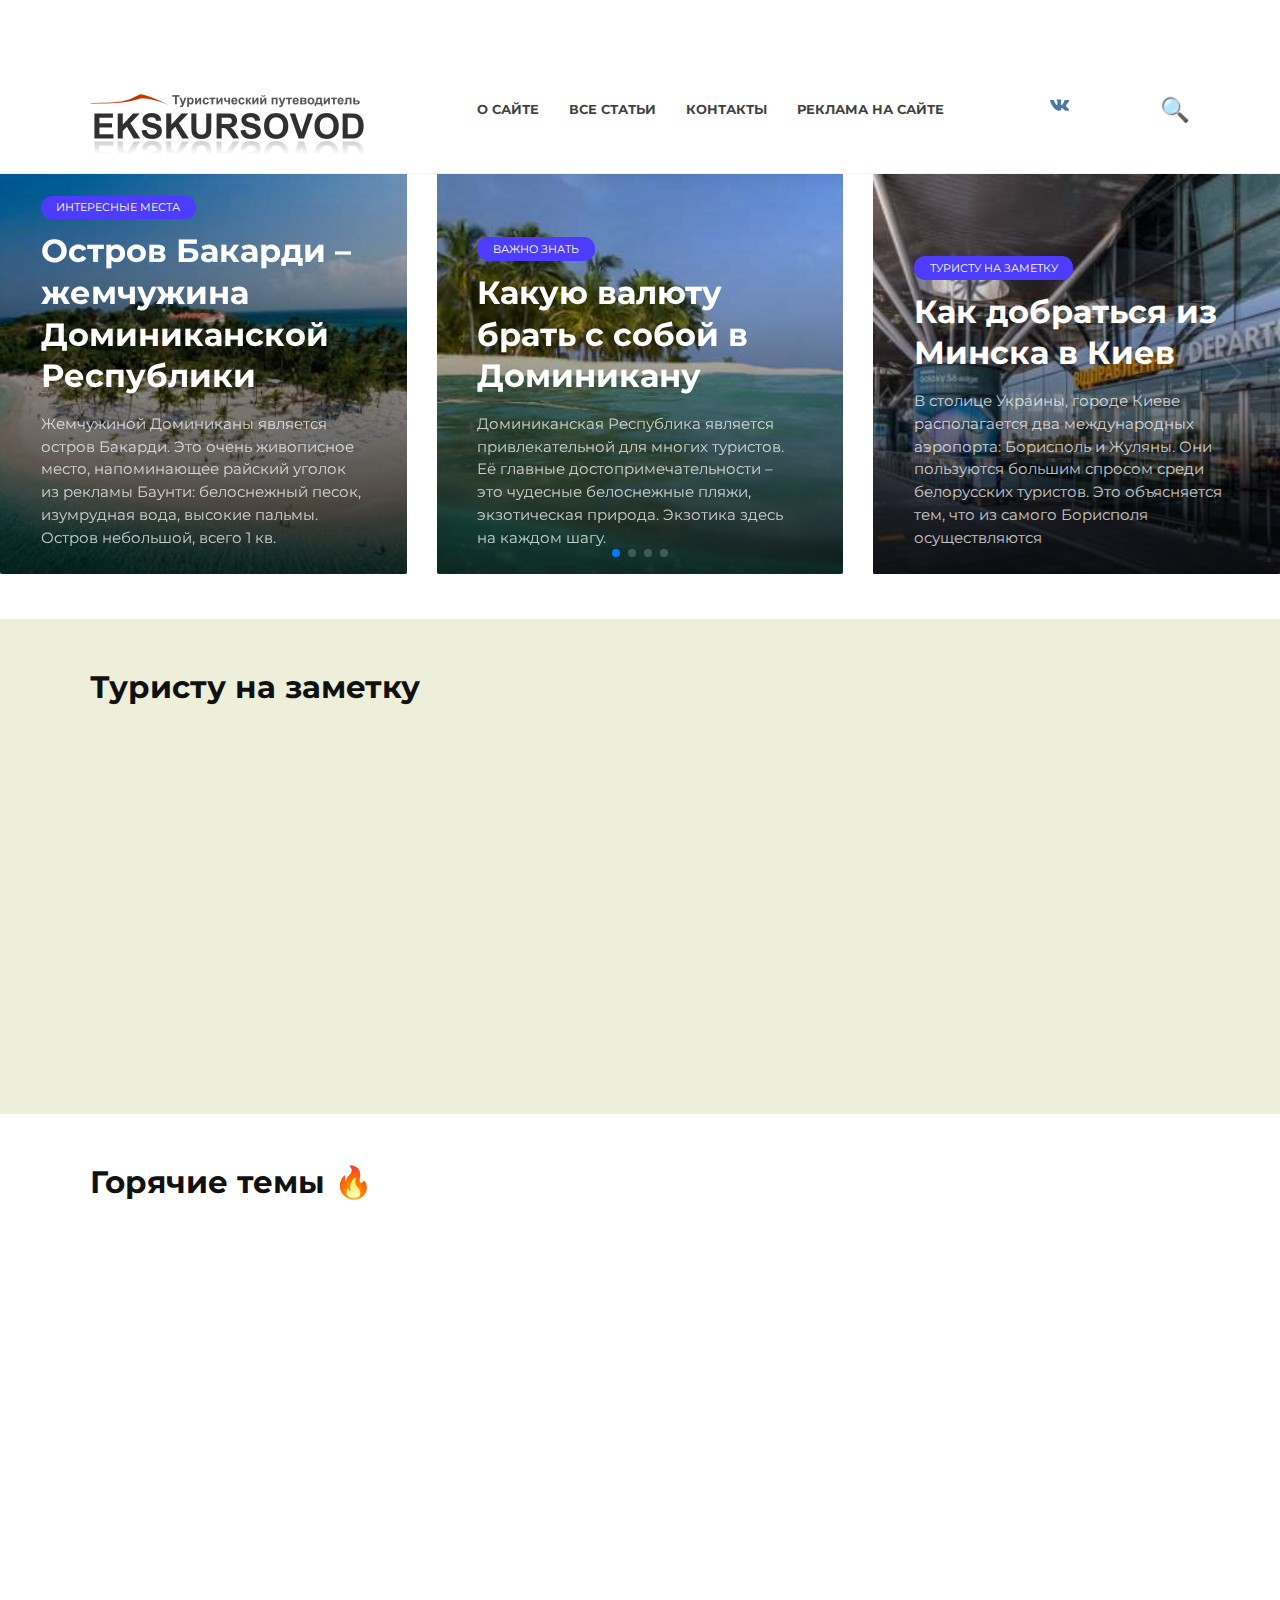
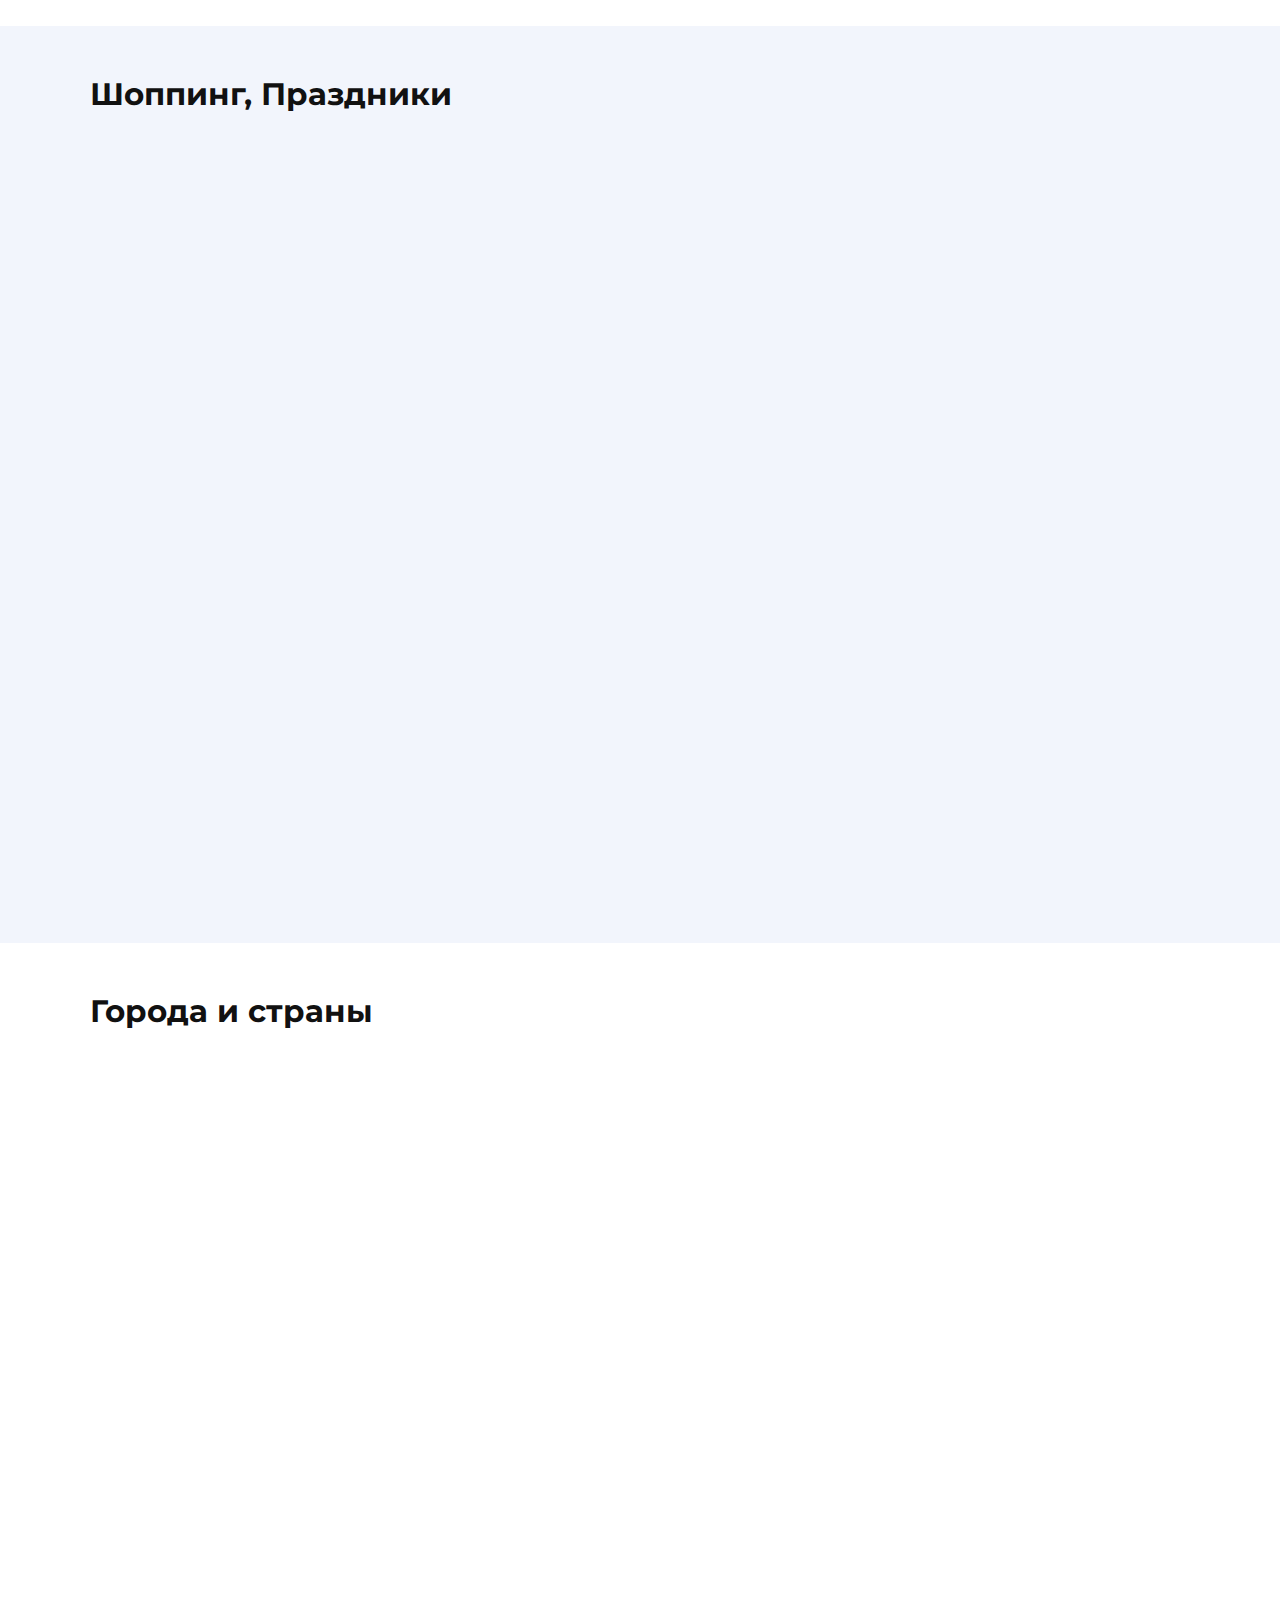
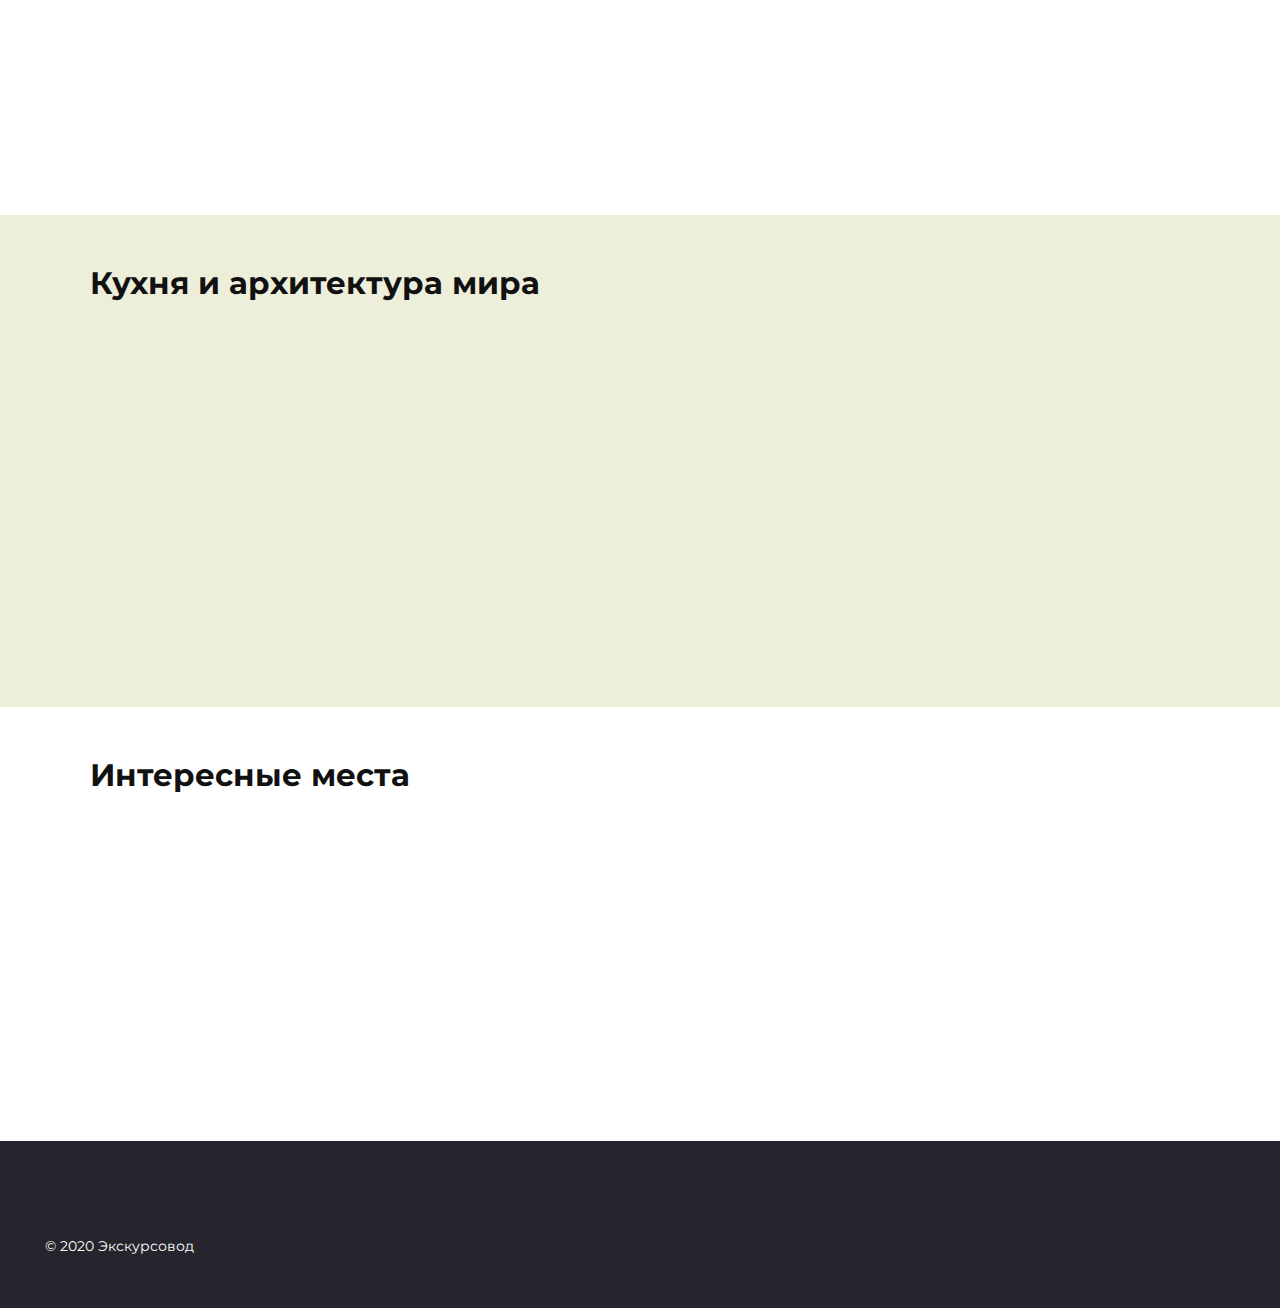
<file: index.html>
<!doctype html>
<html lang="ru-RU">

<head>
    <meta charset="UTF-8">
    <meta name="viewport" content="width=device-width, initial-scale=1">

    <title>Экскурсовод - виртуальный гид по самым уникальным местам</title>






    <link rel='stylesheet' id='google-fonts-css'
        href='https://fonts.googleapis.com/css?family=Montserrat%3A400%2C400i%2C700&#038;subset=cyrillic&#038;display=swap&#038;ver=fdf382d2360fb0a045330df26191bcbc'
        media='all' />

    <link rel="stylesheet" href="css/style.css">


    <script src='js/jquery.js'></script>
    <script src='js/jquery-migrate.min.js'></script>






</head>

<body class="home blog logged-in admin-bar no-customize-support wp-embed-responsive sidebar-none">








    <div id="page" class="site">
        <a class="skip-link screen-reader-text" href="#content">Skip to content</a>



        <header class="site-header full">
            <div class="site-header-inner fixed">

                <div class="humburger js-humburger"><span></span><span></span><span></span></div>

                <div class="site-branding">
                    <div class="site-logotype"><img src="img/header/345.png"
                            alt="Экскурсовод"></div>
                </div><!-- .site-branding -->
                <div class="top-menu">
                    <ul id="top-menu" class="menu">
                        <li id="menu-item-2533"
                            class="menu-item menu-item-type-post_type menu-item-object-page menu-item-2533"><a
                                href="#">О сайте</a></li>
                        <li id="menu-item-2534"
                            class="menu-item menu-item-type-post_type menu-item-object-page menu-item-2534"><a
                                href="#">Все статьи</a></li>
                        <li id="menu-item-2532"
                            class="menu-item menu-item-type-post_type menu-item-object-page menu-item-2532"><a
                                href="#">Контакты</a></li>
                        <li id="menu-item-3040"
                            class="menu-item menu-item-type-post_type menu-item-object-page menu-item-3040"><a
                                href="#">Реклама на сайте</a></li>
                    </ul>
                </div>
                <div class="social-links">
                    <div class="social-buttons social-buttons--square social-buttons--circle">

                        <span class="social-button social-button--vkontakte js-link"
                            data-href="aHR0cHM6Ly92ay5jb20vZWtza3Vyc292b2Rvcmc="></span>
                    </div>
                </div>

                <div class="header-search">
                    <span class="search-icon js-search-icon"></span>
                </div>

            </div>
        </header>



        <nav id="site-navigation" class="main-navigation full" style="display: none;">
            <div class="main-navigation-inner full">
                <ul id="header_menu"></ul>
            </div>
        </nav>
        <div class="container header-separator"></div>


        <div class="mobile-menu-placeholder js-mobile-menu-placeholder"></div>
        <div class="search-screen-overlay js-search-screen-overlay"></div>
        <div class="search-screen js-search-screen">

            <form role="search" method="get" class="search-form" action="#">
                <label>
                    <span class="screen-reader-text">Search for:</span>
                    <input type="search" class="search-field" placeholder="Поиск..." value="" name="s">
                </label>
                <button type="submit" class="search-submit"></button>
            </form>
        </div>




        <div class="card-slider-container swiper-container js-swiper-home">
            <div class="swiper-wrapper">


                <div class="swiper-slide">

                    <a href="#">
                        <div class="card-slider__image"
                            style="background-image: url(img/main/bg/1cv.jpg);">
                        </div>

                        <div class="card-slider__body">
                            <div class="card-slider__body-inner">
                                <span class="card-slider__category">Интересные места</span>
                                <div class="card-slider__title">Остров Бакарди &#8211; жемчужина Доминиканской
                                    Республики</div>

                                <div class="card-slider__excerpt"> Жемчужиной Доминиканы является остров Бакарди. Это
                                    очень живописное место, напоминающее райский уголок из рекламы Баунти: белоснежный
                                    песок, изумрудная вода, высокие пальмы. Остров небольшой, всего 1 кв. </div>
                            </div>
                        </div>
                    </a>

                </div>
                <div class="swiper-slide">

                    <a href="#">
                        <div class="card-slider__image"
                            style="background-image: url(img/main/bg/1vb.jpg);">
                        </div>

                        <div class="card-slider__body">
                            <div class="card-slider__body-inner">
                                <span class="card-slider__category">Важно знать</span>
                                <div class="card-slider__title">Какую валюту брать с собой в Доминикану</div>

                                <div class="card-slider__excerpt"> Доминиканская Республика является привлекательной для
                                    многих туристов. Её главные достопримечательности – это чудесные белоснежные пляжи,
                                    экзотическая природа. Экзотика здесь на каждом шагу. </div>
                            </div>
                        </div>
                    </a>

                </div>
                <div class="swiper-slide">

                    <a href="#">
                        <div class="card-slider__image"
                            style="background-image: url(img/main/bg/1qw.jpg);">
                        </div>

                        <div class="card-slider__body">
                            <div class="card-slider__body-inner">
                                <span class="card-slider__category">Туристу на заметку</span>
                                <div class="card-slider__title">Как добраться из Минска в Киев</div>

                                <div class="card-slider__excerpt"> В столице Украины, городе Киеве располагается два
                                    международных аэропорта: Борисполь и Жуляны. Они пользуются большим спросом среди
                                    белорусских туристов. Это объясняется тем, что из самого Борисполя осуществляются
                                </div>
                            </div>
                        </div>
                    </a>

                </div>
                <div class="swiper-slide">

                    <a href="#">
                        <div class="card-slider__image"
                            style="background-image: url(img/main/bg/5-отдых-с-питомцем.jpeg);">
                        </div>

                        <div class="card-slider__body">
                            <div class="card-slider__body-inner">
                                <span class="card-slider__category">Туристу на заметку</span>
                                <div class="card-slider__title">Отдых с домашними питомцами: как и в каких странах</div>

                                <div class="card-slider__excerpt"> Сегодня очень модно отдыхать вместе со своими
                                    домашними питомцами на пляже, отправляться в дальние путешествия, и просто никогда
                                    не разлучаться. Кроме этого, отдых с собакой или кошкой &#8211; </div>
                            </div>
                        </div>
                    </a>

                </div>
            </div>
            <div class="swiper-pagination"></div>
            <div class="swiper-button-next swiper-button-white"></div>
            <div class="swiper-button-prev swiper-button-white"></div>
        </div>




        <div id="content" class="site-content fixed">



            <div class="site-content-inner">
                <div id="primary" class="content-area">
                    <main id="main" class="site-main">


                        <div class="section-block section-posts section-preset--bgc-10 is-show-thumbnails-true">
                            <div class="section-block__header">
                                <div class="section-block__title">Туристу на заметку</div>

                            </div>
                            <div class="post-cards post-cards--vertical">


                                <div class="post-card post-card--vertical w-animate"  data-animate-style="fadeinup">
                                    <div class="post-card__thumbnail">
                                        <a href="#">
                                            <img width="335" height="220"
                                                src="img/main/1qw-335x220.jpg"
                                                class="attachment-reboot_small size-reboot_small wp-post-image" alt=""
                                                itemprop="image" />
                                            <span class="post-card__category" itemprop="articleSection"><span
                                                    itemprop="articleSection">Туристу на заметку</span></span>
                                        </a>
                                    </div>

                                    <div class="post-card__body">

                                        <div class="post-card__title" itemprop="name"><span itemprop="headline"><a
                                                    href="#">Как
                                                    добраться из Минска в Киев</a></span></div>
                                        <div class="post-card__description" itemprop="articleBody">В столице Украины,
                                            городе Киеве располагается два международных</div>
                                    </div>


                                </div>

                                <div class="post-card post-card--vertical w-animate"  data-animate-style="fadeinup">
                                    <div class="post-card__thumbnail">
                                        <a href="#">
                                            <img width="335" height="220"
                                                src="img/main/5-отдых-с-питомцем-335x220.jpeg"
                                                class="attachment-reboot_small size-reboot_small wp-post-image"
                                                alt="Отдых с питомцем" itemprop="image" />
                                            <span class="post-card__category" itemprop="articleSection"><span
                                                    itemprop="articleSection">Туристу на заметку</span></span>
                                        </a>
                                    </div>

                                    <div class="post-card__body">

                                        <div class="post-card__title" itemprop="name"><span itemprop="headline"><a
                                                    href="#">Отдых
                                                    с домашними питомцами: как и в каких странах</a></span></div>
                                        <div class="post-card__description" itemprop="articleBody">Сегодня очень модно
                                            отдыхать вместе со своими домашними</div>
                                    </div>


                                </div>

                                <div class="post-card post-card--vertical w-animate"  data-animate-style="fadeinup">
                                    <div class="post-card__thumbnail">
                                        <a href="#">
                                            <img width="335" height="220"
                                                src="img/main/1we-335x220.jpg"
                                                class="attachment-reboot_small size-reboot_small wp-post-image" alt=""
                                                itemprop="image" />
                                            <span class="post-card__category" itemprop="articleSection"><span
                                                    itemprop="articleSection">Туристу на заметку</span></span>
                                        </a>
                                    </div>

                                    <div class="post-card__body">

                                        <div class="post-card__title" itemprop="name"><span itemprop="headline"><a
                                                    href="#">Лучшие
                                                    районы Рима для туристов</a></span></div>
                                        <div class="post-card__description" itemprop="articleBody">Город Рим прекрасен
                                            во всех аспектах: где бы вы не</div>
                                    </div>


                                </div>

                                <div class="post-card post-card--vertical w-animate"  data-animate-style="fadeinup">
                                    <div class="post-card__thumbnail">
                                        <a href="#">
                                            <img width="335" height="220"
                                                src="img/main/1zx-335x220.jpg"
                                                class="attachment-reboot_small size-reboot_small wp-post-image" alt=""
                                                itemprop="image" />
                                            <span class="post-card__category" itemprop="articleSection"><span
                                                    itemprop="articleSection">Туристу на заметку</span></span>
                                        </a>
                                    </div>

                                    <div class="post-card__body">

                                        <div class="post-card__title" itemprop="name"><span itemprop="headline"><a
                                                    href="#">Отдых
                                                    с детьми в Анталии: где лучше</a></span></div>
                                        <div class="post-card__description" itemprop="articleBody">Основным центром
                                            туризма в Турции является город-курорт</div>
                                    </div>


                                </div>

                            </div>
                            <!--.post-cards-->
                        </div>
                        <!--.section-posts-->
                        <div class="section-block section-posts section-preset--none is-show-thumbnails-true">
                            <div class="section-block__header">
                                <div class="section-block__title">Горячие темы 🔥</div>

                            </div>
                            <div class="post-cards post-cards--small">


                                <div class="post-card post-card--small w-animate"  data-animate-style="fadeinup">
                                    <div class="post-card__thumbnail">
                                        <a href="#">
                                            <img width="100" height="100"
                                                src="img/main/1vb-100x100.jpg"
                                                class="attachment-reboot_square size-reboot_square wp-post-image" alt=""
                                                itemprop="image"
                                                srcset="img/main/1vb-100x100.jpg 100w, img/main/1vb-150x150.jpg 150w"
                                                sizes="(max-width: 100px) 100vw, 100px" /> </a>
                                    </div>

                                    <div class="post-card__body">

                                        <span itemprop="articleSection" class="post-card__category">Важно знать</span>
                                        <div class="post-card__title" itemprop="name"><span itemprop="headline"><a
                                                    href="#">Какую
                                                    валюту брать с собой в Доминикану</a></span></div>
                                        <div class="post-card__description" itemprop="articleBody">Доминиканская
                                            Республика является</div>
                                    </div>


                                </div>

                                <div class="post-card post-card--small w-animate"  data-animate-style="fadeinup">
                                    <div class="post-card__thumbnail">
                                        <a href="#">
                                            <img width="100" height="100"
                                                src="img/main/dsc_0197-100x100.jpg"
                                                class="attachment-reboot_square size-reboot_square wp-post-image" alt=""
                                                itemprop="image"
                                                srcset="img/main/dsc_0197-100x100.jpg 100w, img/main/dsc_0197-150x150.jpg 150w"
                                                sizes="(max-width: 100px) 100vw, 100px" /> </a>
                                    </div>

                                    <div class="post-card__body">

                                        <span itemprop="articleSection" class="post-card__category">Важно знать</span>
                                        <div class="post-card__title" itemprop="name"><span itemprop="headline"><a
                                                    href="#">Хадж
                                                    в Мекку: что нужно знать и как подготовиться</a></span></div>
                                        <div class="post-card__description" itemprop="articleBody">Ежегодно миллионы
                                            мусульман совершают</div>
                                    </div>


                                </div>

                                <div class="post-card post-card--small w-animate"  data-animate-style="fadeinup">
                                    <div class="post-card__thumbnail">
                                        <a href="#">
                                            <img width="100" height="100"
                                                src="img/main/1ty-100x100.jpg"
                                                class="attachment-reboot_square size-reboot_square wp-post-image" alt=""
                                                itemprop="image"
                                                srcset="img/main/1ty-100x100.jpg 100w, img/main/1ty-150x150.jpg 150w"
                                                sizes="(max-width: 100px) 100vw, 100px" /> </a>
                                    </div>

                                    <div class="post-card__body">

                                        <span itemprop="articleSection" class="post-card__category">Важно знать</span>
                                        <div class="post-card__title" itemprop="name"><span itemprop="headline"><a
                                                    href="#">Где
                                                    получить высшее образование в Канаде</a></span></div>
                                        <div class="post-card__description" itemprop="articleBody">Канада является одной
                                            из самых</div>
                                    </div>


                                </div>

                                <div class="post-card post-card--small w-animate"  data-animate-style="fadeinup">
                                    <div class="post-card__thumbnail">
                                        <a href="#">
                                            <img width="100" height="100"
                                                src="img/main/7cv-100x100.jpg"
                                                class="attachment-reboot_square size-reboot_square wp-post-image" alt=""
                                                itemprop="image"
                                                srcset="img/main/7cv-100x100.jpg 100w, img/main/7cv-150x150.jpg 150w"
                                                sizes="(max-width: 100px) 100vw, 100px" /> </a>
                                    </div>

                                    <div class="post-card__body">

                                        <span itemprop="articleSection" class="post-card__category">Важно знать</span>
                                        <div class="post-card__title" itemprop="name"><span itemprop="headline"><a
                                                    href="#">Поводок
                                                    для собаки: какой выбрать</a></span></div>
                                        <div class="post-card__description" itemprop="articleBody">Неотъемлемым
                                            атрибутом для домашнего</div>
                                    </div>


                                </div>

                                <div class="post-card post-card--small w-animate"  data-animate-style="fadeinup">
                                    <div class="post-card__thumbnail">
                                        <a href="#">
                                            <img width="100" height="100"
                                                src="img/main/4-дешёвые-авиабилеты-min-100x100.jpg"
                                                class="attachment-reboot_square size-reboot_square wp-post-image"
                                                alt="Дешёвые авиабилеты" itemprop="image"
                                                srcset="img/main/4-дешёвые-авиабилеты-min-100x100.jpg 100w, img/main/4-дешёвые-авиабилеты-min-150x150.jpg 150w, img/main/4-дешёвые-авиабилеты-min-160x160.jpg 160w"
                                                sizes="(max-width: 100px) 100vw, 100px" /> </a>
                                    </div>

                                    <div class="post-card__body">

                                        <span itemprop="articleSection" class="post-card__category">Важно знать</span>
                                        <div class="post-card__title" itemprop="name"><span itemprop="headline"><a
                                                    href="#">Когда
                                                    авиабилеты стоят дешевле</a></span></div>
                                        <div class="post-card__description" itemprop="articleBody">Каждый опытный турист
                                            знает, что</div>
                                    </div>


                                </div>

                                <div class="post-card post-card--small w-animate"  data-animate-style="fadeinup">
                                    <div class="post-card__thumbnail">
                                        <a href="#">
                                            <img width="100" height="100"
                                                src="img/main/1-ручная-кладь-min-100x100.jpg"
                                                class="attachment-reboot_square size-reboot_square wp-post-image"
                                                alt="Ручная кладь в самолете" itemprop="image"
                                                srcset="img/main/1-ручная-кладь-min-100x100.jpg 100w, img/main/1-ручная-кладь-min-150x150.jpg 150w, img/main/1-ручная-кладь-min-160x160.jpg 160w"
                                                sizes="(max-width: 100px) 100vw, 100px" /> </a>
                                    </div>

                                    <div class="post-card__body">

                                        <span itemprop="articleSection" class="post-card__category">Важно знать</span>
                                        <div class="post-card__title" itemprop="name"><span itemprop="headline"><a
                                                    href="#">Ручная
                                                    кладь: что можно брать с собой на борт</a></span></div>
                                        <div class="post-card__description" itemprop="articleBody">Даже опытные
                                            путешественники или</div>
                                    </div>


                                </div>

                            </div>
                            <!--.post-cards-->
                        </div>
                        <!--.section-posts-->
                        <div class="section-block section-posts section-preset--bgc-3 is-show-thumbnails-true">
                            <div class="section-block__header">
                                <div class="section-block__title">Шоппинг, Праздники</div>

                            </div>
                            <div class="post-cards post-cards--grid">


                                <div class="post-card post-card--grid w-animate"  data-animate-style="fadeinup">
                                    <a href="#">
                                        <div class="post-card__thumbnail">
                                            <img width="335" height="220"
                                                src="img/main/6-e1464094419975-335x220.jpg"
                                                class="attachment-reboot_small size-reboot_small wp-post-image"
                                                alt="Африканцы" itemprop="image" />
                                            <span itemprop="articleSection" class="post-card__category">Праздники</span>
                                        </div>
                                    </a>

                                    <div class="post-card__body">

                                        <div class="post-card__title" itemprop="name"><span itemprop="headline"><a
                                                    href="#">Традиции
                                                    празднования Нового года в странах Африки</a></span></div>
                                        <div class="post-card__description" itemprop="articleBody">Несмотря на
                                            отдаленность африканских стран, многие</div>
                                    </div>


                                </div>

                                <div class="post-card post-card--grid w-animate"  data-animate-style="fadeinup">
                                    <a href="#">
                                        <div class="post-card__thumbnail">
                                            <img width="335" height="220"
                                                src="img/main/4.3-e1464098403720-335x220.jpg"
                                                class="attachment-reboot_small size-reboot_small wp-post-image"
                                                alt="Китайский Новый год" itemprop="image" />
                                            <span itemprop="articleSection" class="post-card__category">Праздники</span>
                                        </div>
                                    </a>

                                    <div class="post-card__body">

                                        <div class="post-card__title" itemprop="name"><span itemprop="headline"><a
                                                    href="#">Лучшие
                                                    моменты празднования Китайского Нового года</a></span></div>
                                        <div class="post-card__description" itemprop="articleBody">В то время, как
                                            европейцы и американцы давно уже отпраздновали</div>
                                    </div>


                                </div>

                                <div class="post-card post-card--grid w-animate"  data-animate-style="fadeinup">
                                    <a href="#">
                                        <div class="post-card__thumbnail">
                                            <img width="335" height="220"
                                                src="img/main/7-насер-сквер-дубай-шубы-min-335x220.jpg"
                                                class="attachment-reboot_small size-reboot_small wp-post-image"
                                                alt="покупка шубы в дубае" itemprop="image" />
                                            <span itemprop="articleSection" class="post-card__category">Шоппинг</span>
                                        </div>
                                    </a>

                                    <div class="post-card__body">

                                        <div class="post-card__title" itemprop="name"><span itemprop="headline"><a
                                                    href="#">Покупка
                                                    шубы в Дубае: главные особенности</a></span></div>
                                        <div class="post-card__description" itemprop="articleBody">Отправляясь на отдых
                                            в Дубай, многие отдыхающие стараются</div>
                                    </div>


                                </div>

                                <div class="post-card post-card--grid w-animate"  data-animate-style="fadeinup">
                                    <a href="#">
                                        <div class="post-card__thumbnail">
                                            <img width="335" height="220"
                                                src="img/main/praha-newy-335x220.jpg"
                                                class="attachment-reboot_small size-reboot_small wp-post-image"
                                                alt="Christmas at Old Town Square, Prague, Czech Republic"
                                                itemprop="image" />
                                            <span itemprop="articleSection" class="post-card__category">Праздники</span>
                                        </div>
                                    </a>

                                    <div class="post-card__body">

                                        <div class="post-card__title" itemprop="name"><span itemprop="headline"><a
                                                    href="h#">Сказочный
                                                    Новый год в Праге!</a></span></div>
                                        <div class="post-card__description" itemprop="articleBody">Прага – один из
                                            наиболее популярных городов для празднования</div>
                                    </div>


                                </div>

                                <div class="post-card post-card--grid w-animate"  data-animate-style="fadeinup">
                                    <a href="#">
                                        <div class="post-card__thumbnail">
                                            <img width="335" height="220"
                                                src="img/main/1-Мебельный-тур-в-Китай-min-335x220.jpg"
                                                class="attachment-reboot_small size-reboot_small wp-post-image"
                                                alt="Мебельный тур в Китай" itemprop="image" />
                                            <span itemprop="articleSection" class="post-card__category">Шоппинг</span>
                                        </div>
                                    </a>

                                    <div class="post-card__body">

                                        <div class="post-card__title" itemprop="name"><span itemprop="headline"><a
                                                    href="#">Мебельный
                                                    тур в Китай: в чём привлекательность</a></span></div>
                                        <div class="post-card__description" itemprop="articleBody">В последнее время
                                            становятся очень популярными мебельные</div>
                                    </div>


                                </div>

                                <div class="post-card post-card--grid w-animate"  data-animate-style="fadeinup">
                                    <a href="#">
                                        <div class="post-card__thumbnail">
                                            <img width="335" height="220"
                                                src="img/main/6-софия-киевская-335x220.jpg"
                                                class="attachment-reboot_small size-reboot_small wp-post-image"
                                                alt="София Киевская" itemprop="image" />
                                            <span itemprop="articleSection" class="post-card__category">Праздники</span>
                                        </div>
                                    </a>

                                    <div class="post-card__body">

                                        <div class="post-card__title" itemprop="name"><span itemprop="headline"><a
                                                    href="#">Новый год
                                                    2018 в Киеве</a></span></div>
                                        <div class="post-card__description" itemprop="articleBody">Новогодние праздники
                                            – это отличное время для того</div>
                                    </div>


                                </div>

                            </div>
                            <!--.post-cards-->
                        </div>
                        <!--.section-posts-->
                        <div class="section-block section-posts section-preset--none is-show-thumbnails-true">
                            <div class="section-block__header">
                                <div class="section-block__title">Города и страны</div>

                            </div>
                            <div class="post-cards post-cards--vertical">


                                <div class="post-card post-card--vertical w-animate"  data-animate-style="fadeinup">
                                    <div class="post-card__thumbnail">
                                        <a
                                            href="#">
                                            <img width="335" height="220"
                                                src="img/main/1-Бургосский-собор-Девы-Марии-min-335x220.jpg"
                                                class="attachment-reboot_small size-reboot_small wp-post-image" alt=""
                                                itemprop="image" />
                                            <span class="post-card__category" itemprop="articleSection"><span
                                                    itemprop="articleSection">Страны разных континентов</span></span>
                                        </a>
                                    </div>

                                    <div class="post-card__body">

                                        <div class="post-card__title" itemprop="name"><span itemprop="headline"><a
                                                    href="#">ТОП
                                                    10 ярких достопримечательностей Испании</a></span></div>
                                        <div class="post-card__description" itemprop="articleBody">Испания – колоритная,
                                            красочная страна, в которую невозможно</div>
                                    </div>


                                </div>

                                <div class="post-card post-card--vertical w-animate" data-animate-style="fadeinup">
                                    <div class="post-card__thumbnail">
                                        <a href="#">
                                            <img width="335" height="220"
                                                src="img/main/7-335x220.jpg"
                                                class="attachment-reboot_small size-reboot_small wp-post-image"
                                                alt="Набережная Баку" itemprop="image" />
                                            <span class="post-card__category" itemprop="articleSection"><span
                                                    itemprop="articleSection">Удивительные города</span></span>
                                        </a>
                                    </div>

                                    <div class="post-card__body">

                                        <div class="post-card__title" itemprop="name"><span itemprop="headline"><a
                                                    href="#">Столица
                                                    огней: город Баку</a></span></div>
                                        <div class="post-card__description" itemprop="articleBody">Самым большим городом
                                            Кавказа по праву можно назвать Баку.</div>
                                    </div>


                                </div>

                                <div class="post-card post-card--vertical w-animate"  data-animate-style="fadeinup">
                                    <div class="post-card__thumbnail">
                                        <a href="#">
                                            <img width="335" height="220"
                                                src="img/main/1.1-туры-в-Мексику-335x220.jpg"
                                                class="attachment-reboot_small size-reboot_small wp-post-image"
                                                alt="Туры в Мексику" itemprop="image" />
                                            <span class="post-card__category" itemprop="articleSection"><span
                                                    itemprop="articleSection">Страны разных континентов</span></span>
                                        </a>
                                    </div>

                                    <div class="post-card__body">

                                        <div class="post-card__title" itemprop="name"><span itemprop="headline"><a
                                                    href="#">Мексика:
                                                    куда лучше поехать отдохнуть</a></span></div>
                                        <div class="post-card__description" itemprop="articleBody">Мексика – это
                                            удивительная, красочная, очень колоритная</div>
                                    </div>


                                </div>

                                <div class="post-card post-card--vertical w-animate"  data-animate-style="fadeinup">
                                    <div class="post-card__thumbnail">
                                        <a href="#">
                                            <img width="335" height="220"
                                                src="img/main/2.0-min-335x220.jpg"
                                                class="attachment-reboot_small size-reboot_small wp-post-image"
                                                alt="Чертовое городище" itemprop="image" />
                                            <span class="post-card__category" itemprop="articleSection"><span
                                                    itemprop="articleSection">Удивительные города</span></span>
                                        </a>
                                    </div>

                                    <div class="post-card__body">

                                        <div class="post-card__title" itemprop="name"><span itemprop="headline"><a
                                                    href="#">Город
                                                    Елабуга, Татарстан: основные достопримечательности</a></span></div>
                                        <div class="post-card__description" itemprop="articleBody">Небольшой городок
                                            Елабуга, Татарстан, привлекает многих</div>
                                    </div>


                                </div>

                                <div class="post-card post-card--vertical w-animate"  data-animate-style="fadeinup">
                                    <div class="post-card__thumbnail">
                                        <a href="#">
                                            <img width="335" height="220"
                                                src="img/main/9-город-Андорра-ла-Велья-min-335x220.jpg"
                                                class="attachment-reboot_small size-reboot_small wp-post-image"
                                                alt="Город Андорра-ла-Велья" itemprop="image" />
                                            <span class="post-card__category" itemprop="articleSection"><span
                                                    itemprop="articleSection">Страны разных континентов</span></span>
                                        </a>
                                    </div>

                                    <div class="post-card__body">

                                        <div class="post-card__title" itemprop="name"><span itemprop="headline"><a
                                                    href="#">Отдых
                                                    в Андорре: экскурсионные маршруты</a></span></div>
                                        <div class="post-card__description" itemprop="articleBody">Захватывающее катание
                                            на горных склонах Андорры можно</div>
                                    </div>


                                </div>

                                <div class="post-card post-card--vertical w-animate"  data-animate-style="fadeinup">
                                    <div class="post-card__thumbnail">
                                        <a href="#">
                                            <img width="335" height="220"
                                                src="img/main/1pr-335x220.jpg"
                                                class="attachment-reboot_small size-reboot_small wp-post-image" alt=""
                                                itemprop="image" />
                                            <span class="post-card__category" itemprop="articleSection"><span
                                                    itemprop="articleSection">Удивительные города</span></span>
                                        </a>
                                    </div>

                                    <div class="post-card__body">

                                        <div class="post-card__title" itemprop="name"><span itemprop="headline"><a
                                                    href="#">Что
                                                    посмотреть в Праге</a></span></div>
                                        <div class="post-card__description" itemprop="articleBody">Если вы планируете
                                            поездку в Прагу, то будьте уверены</div>
                                    </div>


                                </div>

                                <div class="post-card post-card--vertical w-animate"  data-animate-style="fadeinup">
                                    <div class="post-card__thumbnail">
                                        <a href="#">
                                            <img width="335" height="220"
                                                src="img/main/9-город-Бухара-min-335x220.jpg"
                                                class="attachment-reboot_small size-reboot_small wp-post-image"
                                                alt="Город Бухара" itemprop="image"
                                                srcset="img/main/9-город-Бухара-min-335x220.jpg 335w, img/main/9-город-Бухара-min-611x400.jpg 611w"
                                                sizes="(max-width: 335px) 100vw, 335px" />
                                            <span class="post-card__category" itemprop="articleSection"><span
                                                    itemprop="articleSection">Страны разных континентов</span></span>
                                        </a>
                                    </div>

                                    <div class="post-card__body">

                                        <div class="post-card__title" itemprop="name"><span itemprop="headline"><a
                                                    href="#">Основные
                                                    достопримечательности Узбекистана</a></span></div>
                                        <div class="post-card__description" itemprop="articleBody">Узбекистан – это
                                            колоритная восточная страна, которая</div>
                                    </div>


                                </div>

                                <div class="post-card post-card--vertical w-animate"  data-animate-style="fadeinup">
                                    <div class="post-card__thumbnail">
                                        <a href="#">
                                            <img width="335" height="220"
                                                src="img/main/london_thames3-335x220.jpg"
                                                class="attachment-reboot_small size-reboot_small wp-post-image"
                                                alt="Лондон - Бигбен" itemprop="image" />
                                            <span class="post-card__category" itemprop="articleSection"><span
                                                    itemprop="articleSection">Удивительные города</span></span>
                                        </a>
                                    </div>

                                    <div class="post-card__body">

                                        <div class="post-card__title" itemprop="name"><span itemprop="headline"><a
                                                    href="#">Самые
                                                    красивые города Европы</a></span></div>
                                        <div class="post-card__description" itemprop="articleBody">Рассмотрим топ самых
                                            красивых и уникальных городов</div>
                                    </div>


                                </div>

                            </div>
                            <!--.post-cards-->
                        </div>
                        <!--.section-posts-->
                        <div class="section-block section-posts section-preset--bgc-10 is-show-thumbnails-true">
                            <div class="section-block__header">
                                <div class="section-block__title">Кухня и архитектура мира</div>

                            </div>
                            <div class="post-cards post-cards--small">


                                <div class="post-card post-card--small w-animate"  data-animate-style="fadeinup">
                                    <div class="post-card__thumbnail">
                                        <a href="#">
                                            <img width="100" height="100"
                                                src="img/main/2-суши-e1464100895162-100x100.jpg"
                                                class="attachment-reboot_square size-reboot_square wp-post-image"
                                                alt="Суши" itemprop="image"
                                                srcset="img/main/2-суши-e1464100895162-100x100.jpg 100w, img/main/2-суши-e1464100895162-150x150.jpg 150w, img/main/2-суши-e1464100895162-160x160.jpg 160w"
                                                sizes="(max-width: 100px) 100vw, 100px" /> </a>
                                    </div>

                                    <div class="post-card__body">

                                        <span itemprop="articleSection" class="post-card__category">Кухня народов
                                            мира</span>
                                        <div class="post-card__title" itemprop="name"><span itemprop="headline"><a
                                                    href="#">Экзотика
                                                    японской кухни</a></span></div>
                                        <div class="post-card__description" itemprop="articleBody">Японская кухня –
                                            очень экзотическая</div>
                                    </div>


                                </div>

                                <div class="post-card post-card--small w-animate"  data-animate-style="fadeinup">
                                    <div class="post-card__thumbnail">
                                        <a href="#">
                                            <img width="100" height="100"
                                                src="img/main/1-Собор-Sagrada-Familia-Барселона-min-100x100.jpg"
                                                class="attachment-reboot_square size-reboot_square wp-post-image"
                                                alt="Собор Sagrada Familia, Барселона" itemprop="image"
                                                srcset="img/main/1-Собор-Sagrada-Familia-Барселона-min-100x100.jpg 100w, img/main/1-Собор-Sagrada-Familia-Барселона-min-150x150.jpg 150w, img/main/1-Собор-Sagrada-Familia-Барселона-min-160x160.jpg 160w"
                                                sizes="(max-width: 100px) 100vw, 100px" /> </a>
                                    </div>

                                    <div class="post-card__body">

                                        <span itemprop="articleSection" class="post-card__category">Мировая
                                            архитектура</span>
                                        <div class="post-card__title" itemprop="name"><span itemprop="headline"><a
                                                    href="#">Самые
                                                    яркие достопримечательности Испании</a></span></div>
                                        <div class="post-card__description" itemprop="articleBody">Предлагаем в этой
                                            статье яркое</div>
                                    </div>


                                </div>

                                <div class="post-card post-card--small w-animate"  data-animate-style="fadeinup">
                                    <div class="post-card__thumbnail">
                                        <a href="#">
                                            <img width="100" height="100"
                                                src="img/main/18-100x100.jpg"
                                                class="attachment-reboot_square size-reboot_square wp-post-image"
                                                alt="Большой Биг-Бен" itemprop="image"
                                                srcset="img/main/18-100x100.jpg 100w, img/main/18-150x150.jpg 150w, img/main/18-160x160.jpg 160w, img/main/18-120x120.jpg 120w"
                                                sizes="(max-width: 100px) 100vw, 100px" /> </a>
                                    </div>

                                    <div class="post-card__body">

                                        <span itemprop="articleSection" class="post-card__category">Мировая
                                            архитектура</span>
                                        <div class="post-card__title" itemprop="name"><span itemprop="headline"><a
                                                    href="#">Часовня
                                                    Биг-Бен &#8211; символ Лондона</a></span></div>
                                        <div class="post-card__description" itemprop="articleBody">Часовня Биг-Бен –
                                            самая узнаваемая</div>
                                    </div>


                                </div>

                                <div class="post-card post-card--small w-animate"  data-animate-style="fadeinup">
                                    <div class="post-card__thumbnail">
                                        <a href="#">
                                            <img width="100" height="100"
                                                src="img/main/91-e1464097040425-100x100.jpg"
                                                class="attachment-reboot_square size-reboot_square wp-post-image"
                                                alt="На кухне, Таиланд" itemprop="image"
                                                srcset="img/main/91-e1464097040425-100x100.jpg 100w, img/main/91-e1464097040425-150x150.jpg 150w, img/main/91-e1464097040425-160x160.jpg 160w"
                                                sizes="(max-width: 100px) 100vw, 100px" /> </a>
                                    </div>

                                    <div class="post-card__body">

                                        <span itemprop="articleSection" class="post-card__category">Кухня народов
                                            мира</span>
                                        <div class="post-card__title" itemprop="name"><span itemprop="headline"><a
                                                    href="#">Особенности
                                                    тайской кухни</a></span></div>
                                        <div class="post-card__description" itemprop="articleBody">Тайская кухня
                                            считается одной из</div>
                                    </div>


                                </div>

                                <div class="post-card post-card--small w-animate"  data-animate-style="fadeinup">
                                    <div class="post-card__thumbnail">
                                        <a href="#">
                                            <img width="100" height="100"
                                                src="img/main/1-Дом-–-яйцо-min-100x100.jpg"
                                                class="attachment-reboot_square size-reboot_square wp-post-image"
                                                alt="Дом-яйцо" itemprop="image"
                                                srcset="img/main/1-Дом-–-яйцо-min-100x100.jpg 100w, img/main/1-Дом-–-яйцо-min-150x150.jpg 150w, img/main/1-Дом-–-яйцо-min-160x160.jpg 160w"
                                                sizes="(max-width: 100px) 100vw, 100px" /> </a>
                                    </div>

                                    <div class="post-card__body">

                                        <span itemprop="articleSection" class="post-card__category">Мировая
                                            архитектура</span>
                                        <div class="post-card__title" itemprop="name"><span itemprop="headline"><a
                                                    href="#">Необычные
                                                    дома Москвы</a></span></div>
                                        <div class="post-card__description" itemprop="articleBody">Внешний облик любого
                                            города создаёт</div>
                                    </div>


                                </div>

                                <div class="post-card post-card--small w-animate"  data-animate-style="fadeinup">
                                    <div class="post-card__thumbnail">
                                        <a href="#">
                                            <img width="100" height="100"
                                                src="img/main/214-e1464097096739-100x100.jpg"
                                                class="attachment-reboot_square size-reboot_square wp-post-image"
                                                alt="Версаль" itemprop="image"
                                                srcset="img/main/214-e1464097096739-100x100.jpg 100w, img/main/214-e1464097096739-150x150.jpg 150w, img/main/214-e1464097096739-160x160.jpg 160w"
                                                sizes="(max-width: 100px) 100vw, 100px" /> </a>
                                    </div>

                                    <div class="post-card__body">

                                        <span itemprop="articleSection" class="post-card__category">Мировая
                                            архитектура</span>
                                        <div class="post-card__title" itemprop="name"><span itemprop="headline"><a
                                                    href="#">Версальский
                                                    дворец и его парки</a></span></div>
                                        <div class="post-card__description" itemprop="articleBody">Версальский дворец,
                                            расположенный</div>
                                    </div>


                                </div>

                            </div>
                            <!--.post-cards-->
                        </div>
                        <!--.section-posts-->
                        <div class="section-block section-posts section-preset--none is-show-thumbnails-true">
                            <div class="section-block__header">
                                <div class="section-block__title">Интересные места</div>

                            </div>
                            <div class="post-cards post-cards--small">


                                <div class="post-card post-card--small w-animate" data-animate-style="fadeinup">

                                    <div class="post-card__body">

                                        <span itemprop="articleSection" class="post-card__category">Интересные
                                            места</span>
                                        <div class="post-card__title" itemprop="name"><span itemprop="headline"><a
                                                    href="#">Остров
                                                    Бакарди &#8211; жемчужина Доминиканской Республики</a></span></div>
                                        <div class="post-card__description" itemprop="articleBody">Жемчужиной Доминиканы
                                            является</div>
                                    </div>


                                </div>

                                <div class="post-card post-card--small w-animate" data-animate-style="fadeinup">

                                    <div class="post-card__body">

                                        <span itemprop="articleSection" class="post-card__category">Интересные
                                            места</span>
                                        <div class="post-card__title" itemprop="name"><span itemprop="headline"><a
                                                    href="#">Мистические
                                                    места Нижнего Новгорода</a></span></div>
                                        <div class="post-card__description" itemprop="articleBody">Нижний Новгород – это
                                            старинный</div>
                                    </div>


                                </div>

                                <div class="post-card post-card--small w-animate" data-animate-style="fadeinup">

                                    <div class="post-card__body">

                                        <span itemprop="articleSection" class="post-card__category">Интересные
                                            места</span>
                                        <div class="post-card__title" itemprop="name"><span itemprop="headline"><a
                                                    href="#">Острова
                                                    удивительной красоты</a></span></div>
                                        <div class="post-card__description" itemprop="articleBody">Бывают в жизни такие
                                            моменты, когда</div>
                                    </div>


                                </div>

                                <div class="post-card post-card--small w-animate" data-animate-style="fadeinup">

                                    <div class="post-card__body">

                                        <span itemprop="articleSection" class="post-card__category">Интересные
                                            места</span>
                                        <div class="post-card__title" itemprop="name"><span itemprop="headline"><a
                                                    href="#">Популярные
                                                    места для селфи в Москве</a></span></div>
                                        <div class="post-card__description" itemprop="articleBody">В этой статье мы
                                            подобрали список</div>
                                    </div>


                                </div>

                                <div class="post-card post-card--small w-animate" data-animate-style="fadeinup">

                                    <div class="post-card__body">

                                        <span itemprop="articleSection" class="post-card__category">Интересные
                                            места</span>
                                        <div class="post-card__title" itemprop="name"><span itemprop="headline"><a
                                                    href="#">Парки
                                                    отдыха в Харькове</a></span></div>
                                        <div class="post-card__description" itemprop="articleBody">Красивый город
                                            Харьков, что на</div>
                                    </div>


                                </div>

                                <div class="post-card post-card--small w-animate" data-animate-style="fadeinup">

                                    <div class="post-card__body">

                                        <span itemprop="articleSection" class="post-card__category">Интересные
                                            места</span>
                                        <div class="post-card__title" itemprop="name"><span itemprop="headline"><a
                                                    href="#">Что
                                                    нужно увидеть в Украине: самые популярные туристические
                                                    места</a></span></div>
                                        <div class="post-card__description" itemprop="articleBody">Путешествуя по
                                            Украине, каждый</div>
                                    </div>



                                </div>

                            </div>
                            <!--.post-cards-->
                        </div>
                        <!--.section-posts-->
                    </main><!-- #main -->
                </div><!-- #primary -->



            </div>
            <!--.site-content-inner-->


        </div>
        <!--.site-content-->




        <div class="site-footer-container">



            <footer id="colophon" class="site-footer site-footer--style-gray full">
                <div class="site-footer-inner full">



                    <div class="footer-bottom">
                        <div class="footer-info">
                            © 2020 Экскурсовод
                        </div>

                        
                    </div>
                </div>
            </footer>
            <!--.site-footer-->
        </div>


        <button type="button" class="scrolltop js-scrolltop"></button>

    </div><!-- #page -->


    <script type='text/javascript'>
        /* <![CDATA[ */
        var settings_array = {

            "lightbox_display": "1",
            "sidebar_fixed": "1"
        };

        /* ]]> */
    </script>
    <script src='js/all.min.js'></script>
    



    <!-- Initialize Swiper -->
    <script>
        var wpshopSwiper = new Swiper('.js-swiper-home', {
            slidesPerView: 3,
            breakpoints: {
                1201: {
                    slidesPerView: 3,
                    spaceBetween: 30,
                },
                300: {
                    slidesPerView: 1,
                }
            },
            spaceBetween: 30,
            loop: true,
            pagination: {
                el: '.swiper-pagination',
                clickable: true,
            },
            navigation: {
                nextEl: '.swiper-button-next',
                prevEl: '.swiper-button-prev',
            },
            autoplay: {
                delay: 2500,
                disableOnInteraction: true,
            },
        });
    </script>

</body>

</html>
</file>
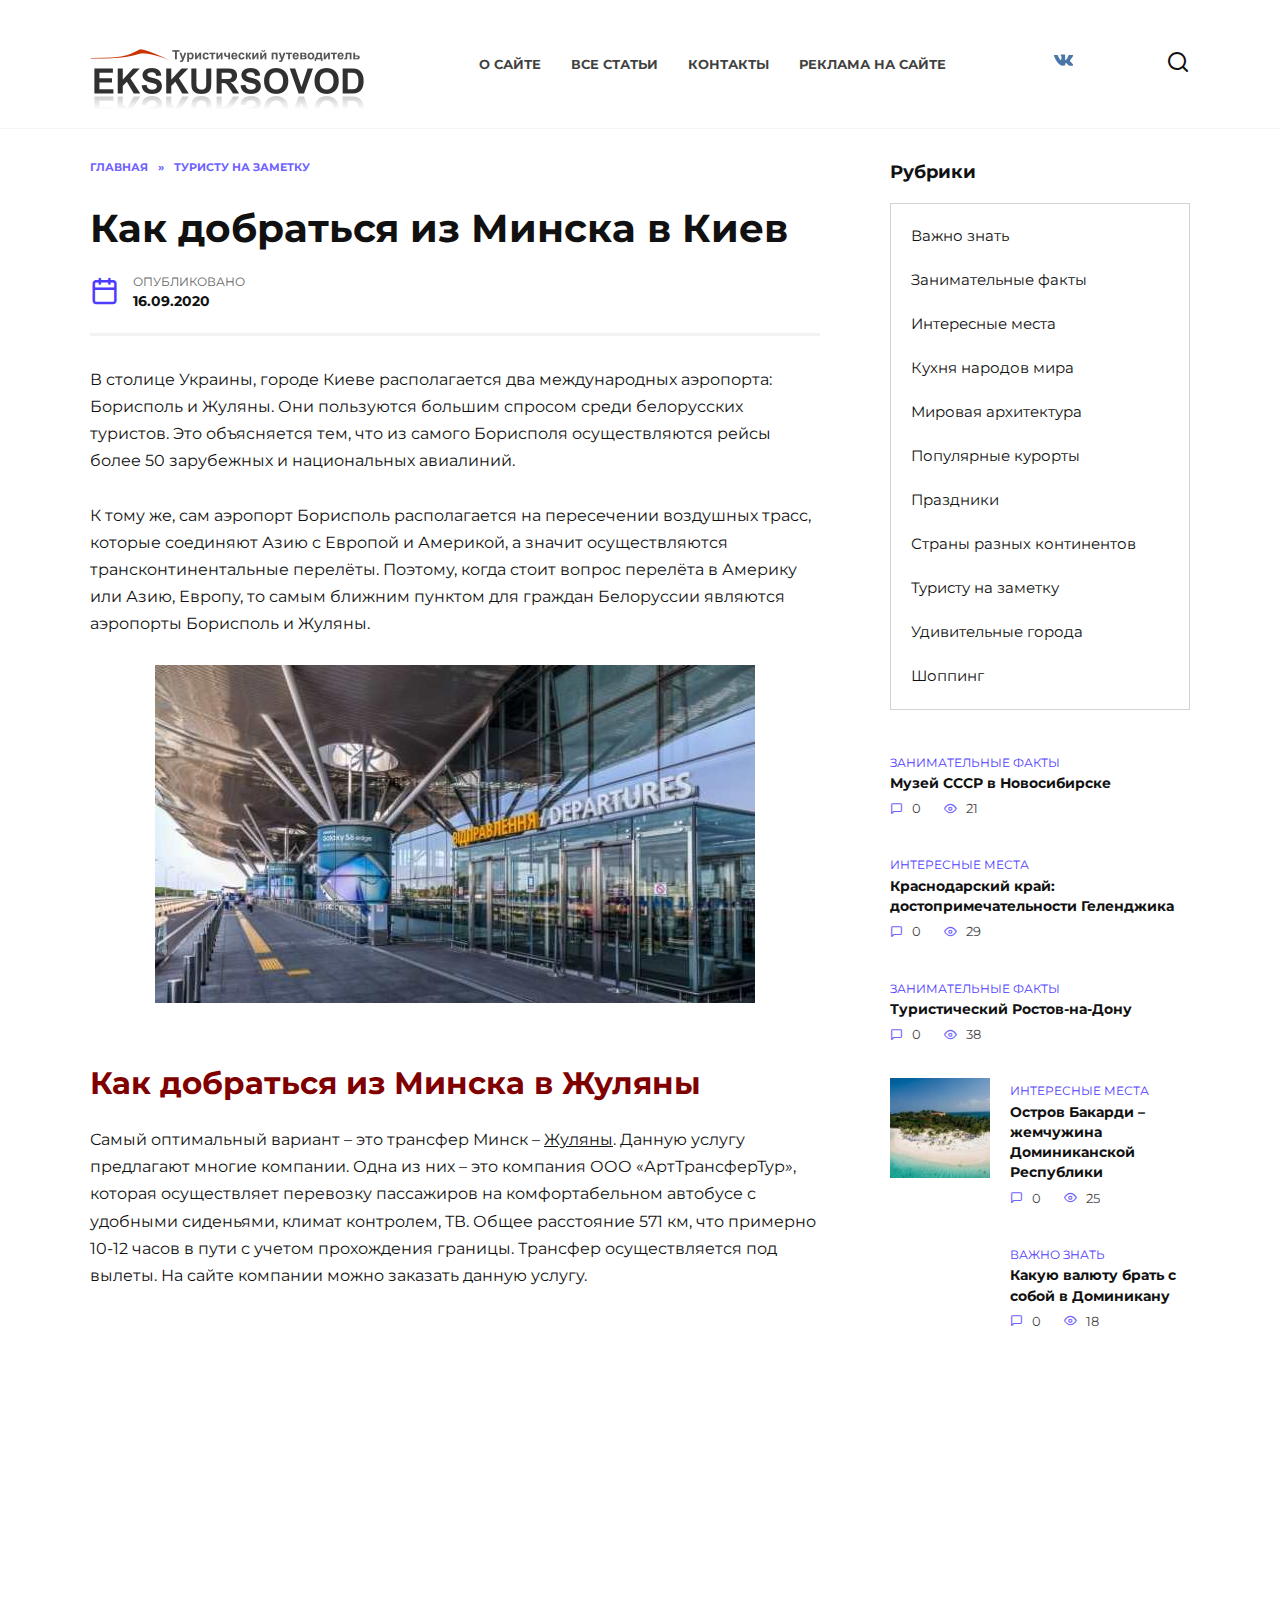
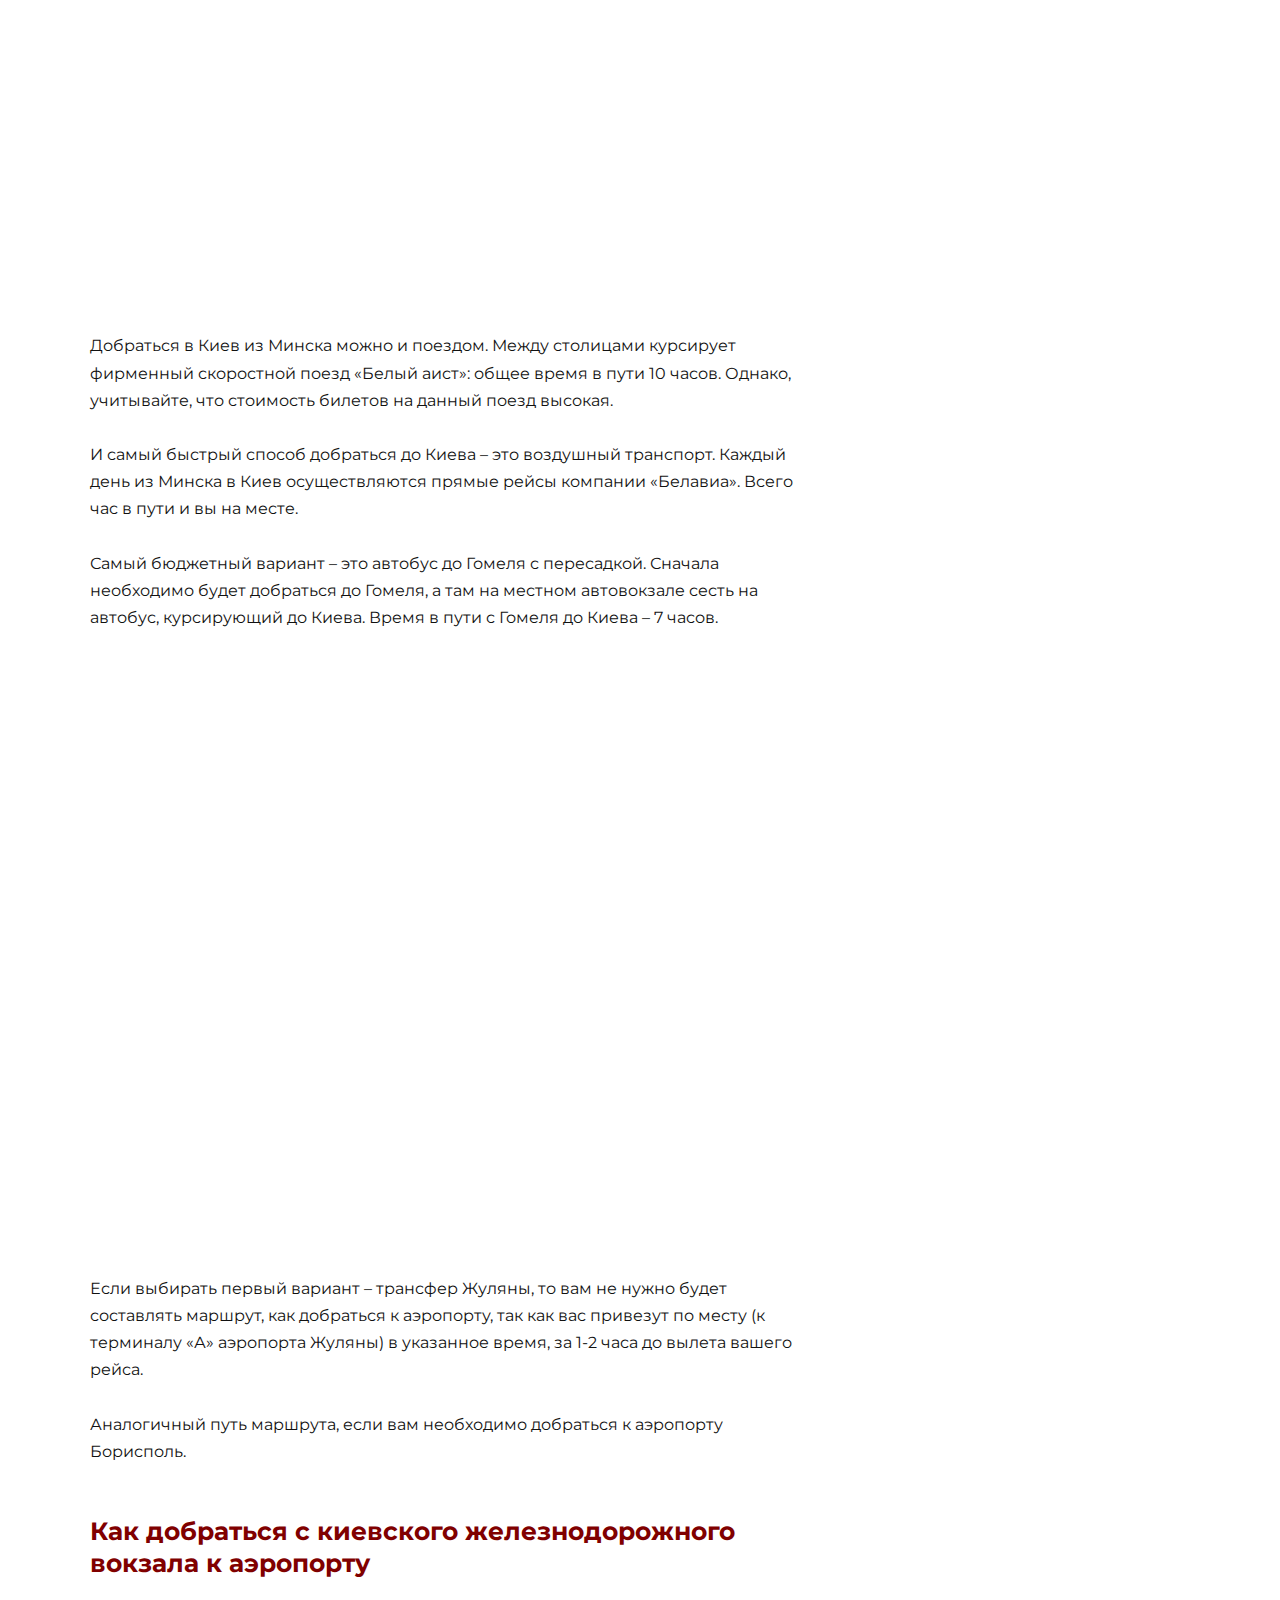
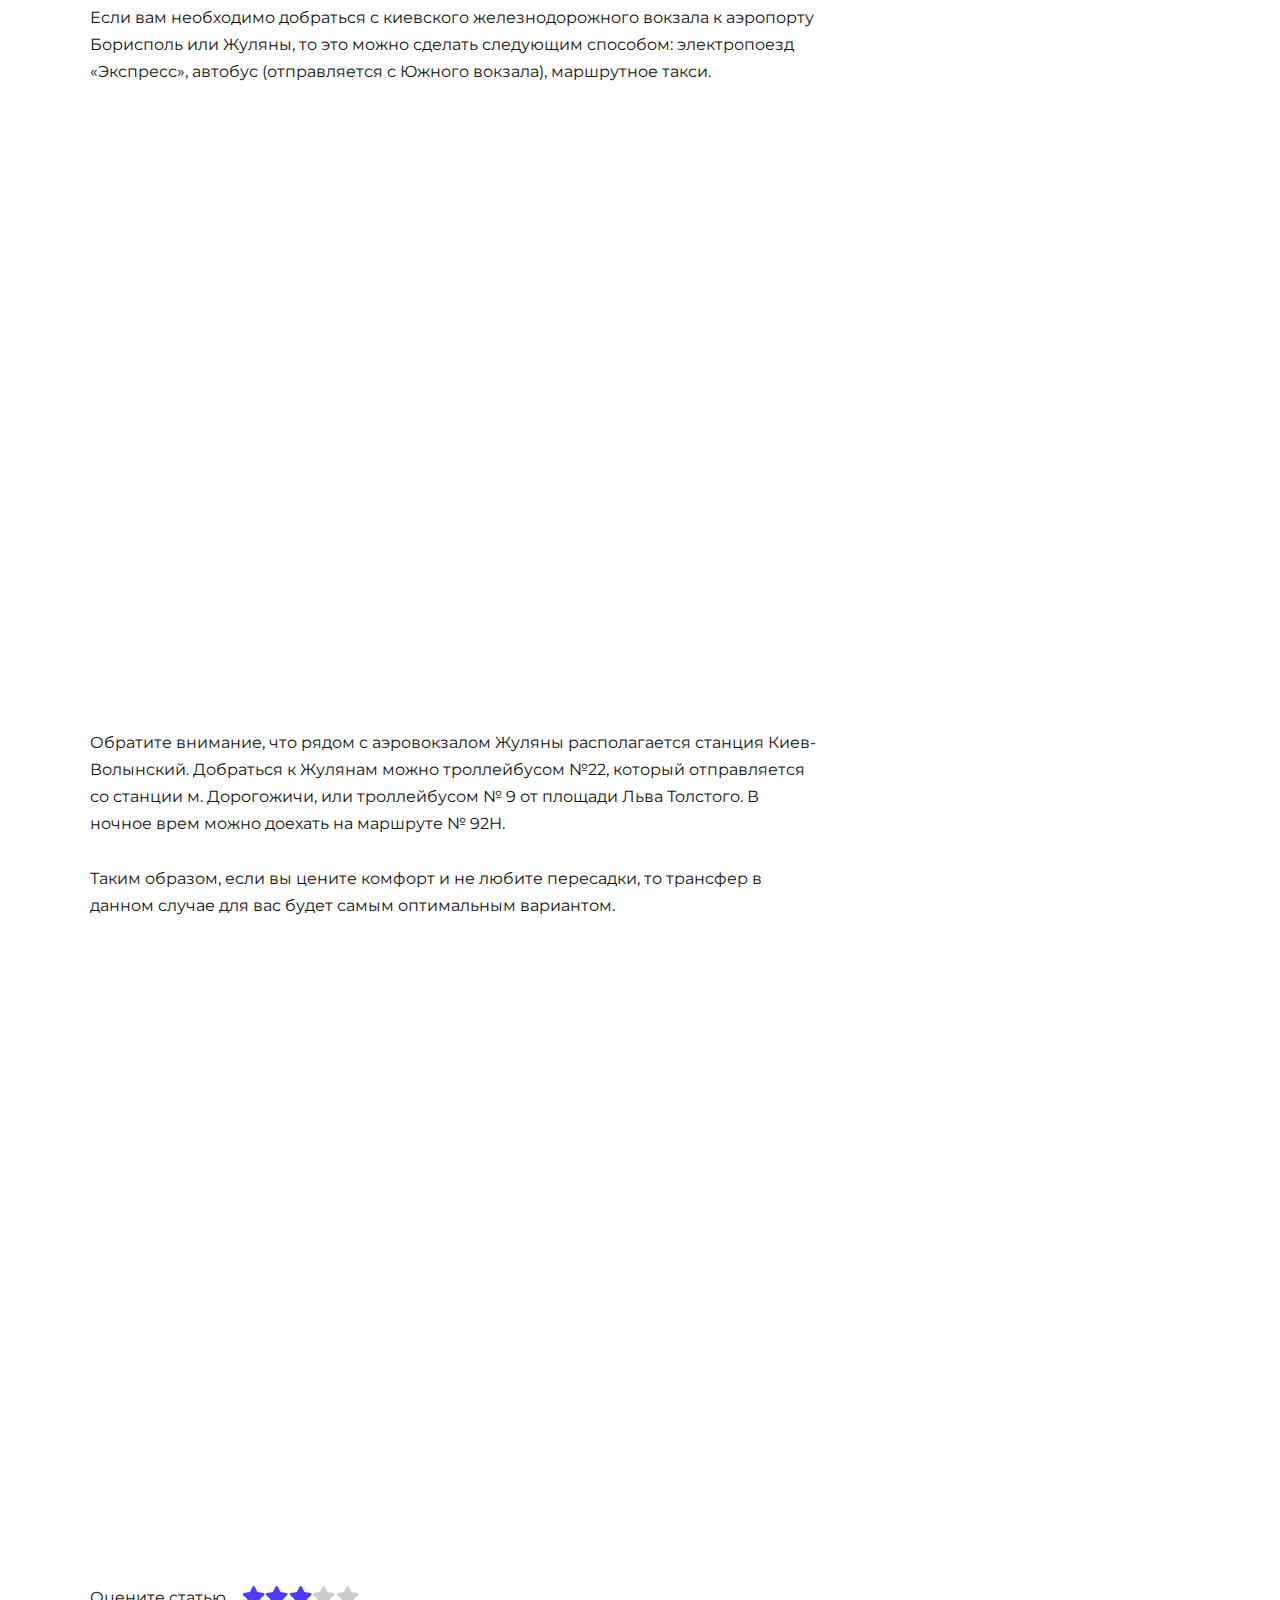
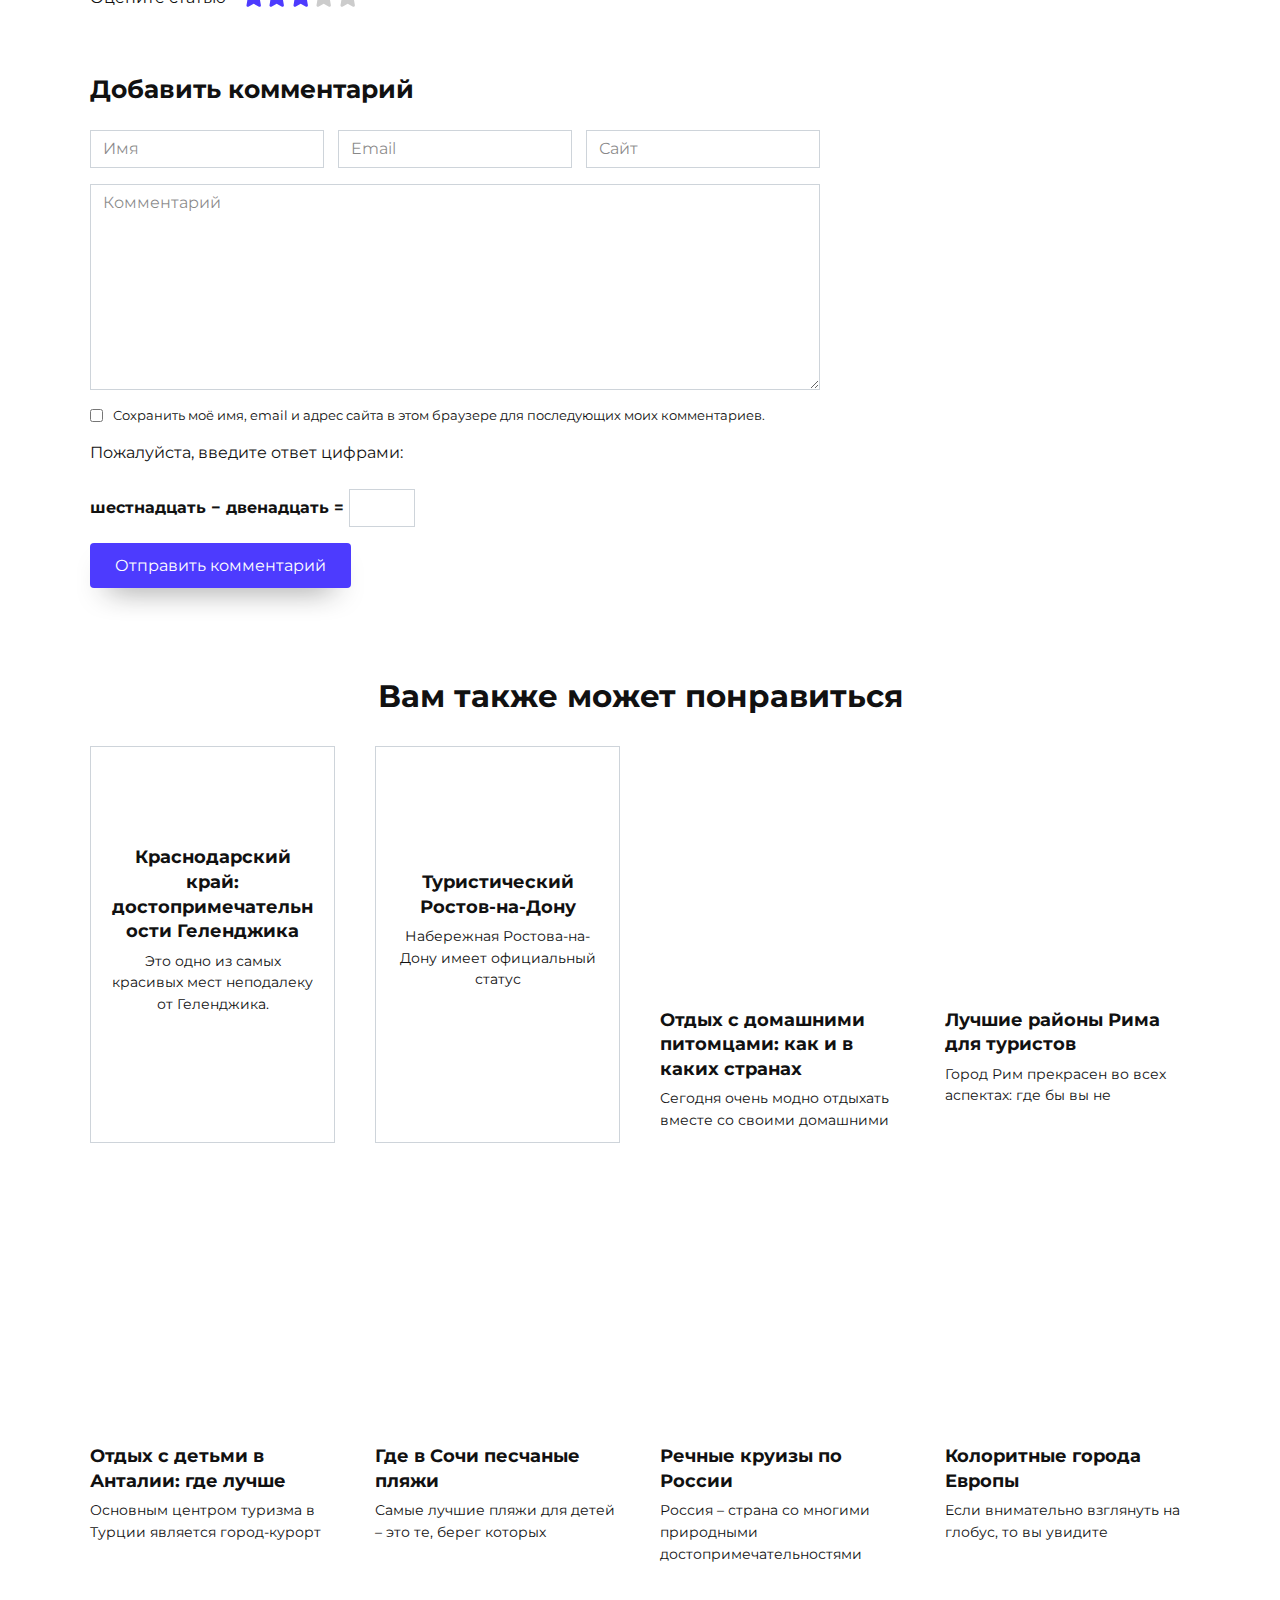
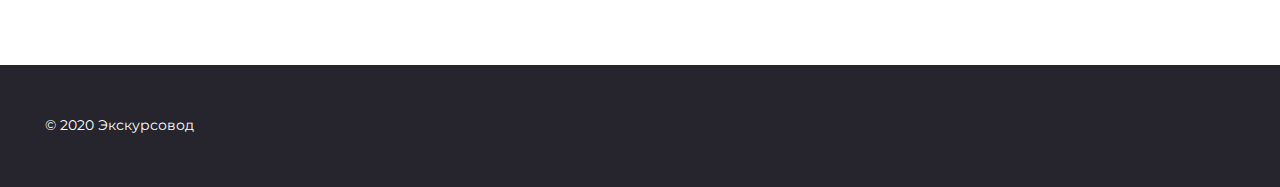
<file: kak-dobratsya-iz-minska-v-kiev.html>
<!doctype html>
<html lang="ru-RU">

<head>
    <meta charset="UTF-8">
    <meta name="viewport" content="width=device-width, initial-scale=1">

    <title>Как добраться из Минска в Киев</title>

    <!-- All In One SEO Pack 3.7.1ob_start_detected [-1,-1] -->
   

    
    
    <!-- All In One SEO Pack -->
    
    
    <link rel='stylesheet' id='wp-block-library-css' href='css/block_library/style.min.css' media='all' />

    <link rel='stylesheet' id='wp-block-library-theme-css' href='css/block_library/theme.min.css' media='all' />

    <link rel='stylesheet' id='google-fonts-css'
        href='https://fonts.googleapis.com/css?family=Montserrat%3A400%2C400i%2C700&#038;subset=cyrillic&#038;display=swap&#038;ver=daa2906a5fda3a0ecbeefc1572380393'
        media='all' />
        
    <link rel='stylesheet' id='reboot-style-css'
        href='css/block_library/assets/style.min.css' media='all' />
    <link rel="stylesheet" href="css/fonts.css">
    <script src='js/includes/jquery.js' id='jquery-core-js'></script>
    
   
    

  
   
  
   
   
    
    
</head>

<body data-rsssl=1
    class="post-template-default single single-post postid-15827 single-format-standard wp-embed-responsive sidebar-right">



    <div id="page" class="site">
        <a class="skip-link screen-reader-text" href="#content">Skip to content</a>



        <header id="masthead" class="site-header full" itemscope itemtype="http://schema.org/WPHeader">
            <div class="site-header-inner fixed">

                <div class="humburger js-humburger"><span></span><span></span><span></span></div>

                <div class="site-branding">
                    <div class="site-logotype"><a href="#"><img
                                src="img/header/345.png" alt="Экскурсовод"></a>
                    </div>
                </div><!-- .site-branding -->
                <div class="top-menu">
                    <ul id="top-menu" class="menu">
                        <li id="menu-item-2533"
                            class="menu-item menu-item-type-post_type menu-item-object-page menu-item-2533"><a
                                href="#">О сайте</a></li>
                        <li id="menu-item-2534"
                            class="menu-item menu-item-type-post_type menu-item-object-page menu-item-2534"><a
                                href="#">Все статьи</a></li>
                        <li id="menu-item-2532"
                            class="menu-item menu-item-type-post_type menu-item-object-page menu-item-2532"><a
                                href="#">Контакты</a></li>
                        <li id="menu-item-3040"
                            class="menu-item menu-item-type-post_type menu-item-object-page menu-item-3040"><a
                                href="#">Реклама на сайте</a></li>
                    </ul>
                </div>
                <div class="social-links">
                    <div class="social-buttons social-buttons--square social-buttons--circle">

                        <span class="social-button social-button--vkontakte js-link"
                            data-href="aHR0cHM6Ly92ay5jb20vZWtza3Vyc292b2Rvcmc="></span>
                    </div>
                </div>

                <div class="header-search">
                    <span class="search-icon js-search-icon"></span>
                </div>

            </div>
        </header><!-- #masthead -->



        <nav id="site-navigation" class="main-navigation full" style="display: none;">
            <div class="main-navigation-inner full">
                <ul id="header_menu"></ul>
            </div>
        </nav>
        <div class="container header-separator"></div>


        <div class="mobile-menu-placeholder js-mobile-menu-placeholder"></div>
        <div class="search-screen-overlay js-search-screen-overlay"></div>
        <div class="search-screen js-search-screen">

            <form role="search" method="get" class="search-form" action="#">
                <label>
                    <span class="screen-reader-text">Search for:</span>
                    <input type="search" class="search-field" placeholder="Поиск..." value="" name="s">
                </label>
                <button type="submit" class="search-submit"></button>
            </form>
        </div>



        <div id="content" class="site-content fixed">


            <div class="site-content-inner">


                <div id="primary" class="content-area" itemscope itemtype="http://schema.org/Article">
                    <main id="main" class="site-main article-card">


                        <article id="post-15827"
                            class="article-post post-15827 post type-post status-publish format-standard has-post-thumbnail  category-turistu-na-zametku">


                            <div class="breadcrumb" itemscope itemtype="http://schema.org/BreadcrumbList"><span
                                    class="breadcrumb-item" itemprop="itemListElement" itemscope
                                    itemtype="http://schema.org/ListItem"><a href="#"
                                        itemprop="item"><span itemprop="name">Главная</span></a>
                                    </span> <span
                                    class="breadcrumb-separator">»</span> <span class="breadcrumb-item"
                                    itemprop="itemListElement" itemscope itemtype="http://schema.org/ListItem"><a
                                        href="#" itemprop="item"><span
                                            itemprop="name">Туристу на заметку</span></a>
                                   </span></div>
                            <h1 class="entry-title" itemprop="headline">Как добраться из Минска в Киев</h1>




                            <div class="entry-meta">
                                <span class="entry-date"><span class="entry-label">Опубликовано</span> <time
                                        itemprop="datePublished" datetime="2020-09-16">16.09.2020</time></span> </div>


                            <div class="entry-content" itemprop="articleBody">

                                <p>В столице Украины, городе Киеве располагается два международных аэропорта: Борисполь
                                    и Жуляны. Они пользуются большим спросом среди белорусских туристов. Это объясняется
                                    тем, что из самого Борисполя осуществляются рейсы более 50 зарубежных и национальных
                                    авиалиний.</p>



                                <p>К тому же, сам аэропорт Борисполь располагается на пересечении воздушных трасс,
                                    которые соединяют Азию с Европой и Америкой, а значит осуществляются
                                    трансконтинентальные перелёты. Поэтому, когда стоит вопрос перелёта в Америку или
                                    Азию, Европу, то самым ближним пунктом для граждан Белоруссии являются аэропорты
                                    Борисполь и Жуляны. </p>



                                <div class="wp-block-image">
                                    <figure class="aligncenter size-large"><span itemprop="image" itemscope
                                        itemtype="https://schema.org/ImageObject"><img itemprop="url image"
                                            loading="lazy" width="600" height="338"
                                            src="[data-uri]"
                                            data-lazy-type="image"
                                            data-lazy-src="img/main/1qw.jpg"
                                            alt="Аэропорт Борисполь" class="lazy lazy-hidden wp-image-15829"
                                            data-lazy-srcset="img/main/1qw.jpg 600w, img/main/1qw-300x169.jpg 300w"
                                            data-lazy-sizes="(max-width: 600px) 100vw, 600px" />
                                        </span>
                                    </figure>
                                </div>



                                <h2><span style="color: #800000;">Как добраться из Минска в Жуляны</span></h2>



                                <p>Самый оптимальный вариант – это трансфер Минск – <a
                                        href="#">Жуляны</a>.
                                    Данную услугу предлагают многие компании. Одна из них – это компания ООО
                                    «АртТрансферТур», которая осуществляет перевозку пассажиров на комфортабельном
                                    автобусе с удобными сиденьями, климат контролем, ТВ. Общее расстояние 571 км, что
                                    примерно 10-12 часов в пути с учетом прохождения границы. Трансфер осуществляется
                                    под вылеты. На сайте компании можно заказать данную услугу.</p>



                                <div class="wp-block-image">
                                    <figure class="aligncenter size-large"><span itemprop="image" itemscope
                                            itemtype="https://schema.org/ImageObject"><img itemprop="url image"
                                                loading="lazy" width="600" height="375"
                                                src="[data-uri]"
                                                data-lazy-type="image"
                                                data-lazy-src="img/main/2qw.jpg"
                                                alt="Аэропорт Жуляны" class="lazy lazy-hidden wp-image-15830"
                                                data-lazy-srcset="img/main/2qw.jpg 600w, img/main/2qw-300x188.jpg 300w"
                                                data-lazy-sizes="(max-width: 600px) 100vw, 600px" />
                                            </span></figure>
                                </div>



                                <p>Добраться в Киев из Минска можно и поездом. Между столицами курсирует фирменный
                                    скоростной поезд «Белый аист»: общее время в пути 10 часов. Однако, учитывайте, что
                                    стоимость билетов на данный поезд высокая. &nbsp;</p>



                                <p>И самый быстрый способ добраться до Киева – это воздушный транспорт. Каждый день из
                                    Минска в Киев осуществляются прямые рейсы компании «Белавиа». Всего час в пути и вы
                                    на месте.</p>



                                <p>Самый бюджетный вариант – это автобус до Гомеля с пересадкой. Сначала необходимо
                                    будет добраться до Гомеля, а там на местном автовокзале сесть на автобус,
                                    курсирующий до Киева. Время в пути с Гомеля до Киева – 7 часов. </p>



                                <div class="wp-block-image">
                                    <figure class="aligncenter size-large"><span itemprop="image" itemscope
                                            itemtype="https://schema.org/ImageObject"><img itemprop="url image"
                                                loading="lazy" width="600" height="325"
                                                src="[data-uri]"
                                                data-lazy-type="image"
                                                data-lazy-src="img/main/3qw.jpg"
                                                alt="Трансфер минск жуляны" class="lazy lazy-hidden wp-image-15831"
                                                data-lazy-srcset="img/main/3qw.jpg 600w, img/main/3qw-300x163.jpg 300w"
                                                data-lazy-sizes="(max-width: 600px) 100vw, 600px" />
                                            </span></figure>
                                </div>



                                <p>Если выбирать первый вариант – трансфер Жуляны, то вам не нужно будет составлять
                                    маршрут, как добраться к аэропорту, так как вас привезут по месту (к терминалу «А»
                                    аэропорта Жуляны) в указанное время, за 1-2 часа до вылета вашего рейса.</p>



                                <p>Аналогичный путь маршрута, если вам необходимо добраться к аэропорту Борисполь.</p>



                                <h3><span style="color: #800000;">Как добраться с киевского железнодорожного вокзала к
                                        аэропорту</span></h3>



                                <p>Если вам необходимо добраться с киевского железнодорожного вокзала к аэропорту
                                    Борисполь или Жуляны, то это можно сделать следующим способом: электропоезд
                                    «Экспресс», автобус (отправляется с Южного вокзала), маршрутное такси.</p>



                                <div class="wp-block-image">
                                    <figure class="aligncenter size-large"><span itemprop="image" itemscope
                                            itemtype="https://schema.org/ImageObject"><img itemprop="url image"
                                                loading="lazy" width="600" height="310"
                                                src="[data-uri]"
                                                data-lazy-type="image"
                                                data-lazy-src="img/main/4we.jpg"
                                                alt="Трансфер минск жуляны" class="lazy lazy-hidden wp-image-15832"
                                                data-lazy-srcset="img/main/4we.jpg 600w, img/main/4we-300x155.jpg 300w"
                                                data-lazy-sizes="(max-width: 600px) 100vw, 600px" />
                                            </span></figure>
                                </div>



                                <p>Обратите внимание, что рядом с аэровокзалом Жуляны располагается станция
                                    Киев-Волынский. Добраться к Жулянам можно троллейбусом №22, который отправляется со
                                    станции м. Дорогожичи, или троллейбусом № 9 от площади Льва Толстого. В ночное врем
                                    можно доехать на маршруте № 92Н.</p>



                                <p>Таким образом, если вы цените комфорт и не любите пересадки, то трансфер в данном
                                    случае для вас будет самым оптимальным вариантом.</p>



                                <div class="wp-block-image">
                                    <figure class="aligncenter size-large"><span itemprop="image" itemscope
                                            itemtype="https://schema.org/ImageObject"><img itemprop="url image"
                                                loading="lazy" width="600" height="450"
                                                src="[data-uri]"
                                                data-lazy-type="image"
                                                data-lazy-src="img/main/5we.jpg"
                                                alt="Экспресс поезд" class="lazy lazy-hidden wp-image-15833"
                                                data-lazy-srcset="img/main/5we.jpg 600w, img/main/5we-300x225.jpg 300w, img/main/5we-533x400.jpg 533w"
                                                data-lazy-sizes="(max-width: 600px) 100vw, 600px" />
                                            </span></figure>
                                </div>
                                <!-- toc empty -->
                            </div><!-- .entry-content -->

                        </article>






                        <div class="rating-box">
                            <div class="rating-box__header">Оцените статью</div>
                            <div class="star-rating js-star-rating disabled star-rating--score-3" data-post-id="15827"
                                data-rating-count="2" data-rating-sum="6" data-rating-value="3"><span
                                    class="star-rating-item js-star-rating-item" data-score="1"><svg aria-hidden="true"
                                        role="img" xmlns="http://www.w3.org/2000/svg" viewBox="0 0 576 512"
                                        class="i-ico">
                                        <path fill="currentColor"
                                            d="M259.3 17.8L194 150.2 47.9 171.5c-26.2 3.8-36.7 36.1-17.7 54.6l105.7 103-25 145.5c-4.5 26.3 23.2 46 46.4 33.7L288 439.6l130.7 68.7c23.2 12.2 50.9-7.4 46.4-33.7l-25-145.5 105.7-103c19-18.5 8.5-50.8-17.7-54.6L382 150.2 316.7 17.8c-11.7-23.6-45.6-23.9-57.4 0z"
                                            class="ico-star"></path>
                                    </svg></span><span class="star-rating-item js-star-rating-item" data-score="2"><svg
                                        aria-hidden="true" role="img" xmlns="http://www.w3.org/2000/svg"
                                        viewBox="0 0 576 512" class="i-ico">
                                        <path fill="currentColor"
                                            d="M259.3 17.8L194 150.2 47.9 171.5c-26.2 3.8-36.7 36.1-17.7 54.6l105.7 103-25 145.5c-4.5 26.3 23.2 46 46.4 33.7L288 439.6l130.7 68.7c23.2 12.2 50.9-7.4 46.4-33.7l-25-145.5 105.7-103c19-18.5 8.5-50.8-17.7-54.6L382 150.2 316.7 17.8c-11.7-23.6-45.6-23.9-57.4 0z"
                                            class="ico-star"></path>
                                    </svg></span><span class="star-rating-item js-star-rating-item" data-score="3"><svg
                                        aria-hidden="true" role="img" xmlns="http://www.w3.org/2000/svg"
                                        viewBox="0 0 576 512" class="i-ico">
                                        <path fill="currentColor"
                                            d="M259.3 17.8L194 150.2 47.9 171.5c-26.2 3.8-36.7 36.1-17.7 54.6l105.7 103-25 145.5c-4.5 26.3 23.2 46 46.4 33.7L288 439.6l130.7 68.7c23.2 12.2 50.9-7.4 46.4-33.7l-25-145.5 105.7-103c19-18.5 8.5-50.8-17.7-54.6L382 150.2 316.7 17.8c-11.7-23.6-45.6-23.9-57.4 0z"
                                            class="ico-star"></path>
                                    </svg></span><span class="star-rating-item js-star-rating-item" data-score="4"><svg
                                        aria-hidden="true" role="img" xmlns="http://www.w3.org/2000/svg"
                                        viewBox="0 0 576 512" class="i-ico">
                                        <path fill="currentColor"
                                            d="M259.3 17.8L194 150.2 47.9 171.5c-26.2 3.8-36.7 36.1-17.7 54.6l105.7 103-25 145.5c-4.5 26.3 23.2 46 46.4 33.7L288 439.6l130.7 68.7c23.2 12.2 50.9-7.4 46.4-33.7l-25-145.5 105.7-103c19-18.5 8.5-50.8-17.7-54.6L382 150.2 316.7 17.8c-11.7-23.6-45.6-23.9-57.4 0z"
                                            class="ico-star"></path>
                                    </svg></span><span class="star-rating-item js-star-rating-item" data-score="5"><svg
                                        aria-hidden="true" role="img" xmlns="http://www.w3.org/2000/svg"
                                        viewBox="0 0 576 512" class="i-ico">
                                        <path fill="currentColor"
                                            d="M259.3 17.8L194 150.2 47.9 171.5c-26.2 3.8-36.7 36.1-17.7 54.6l105.7 103-25 145.5c-4.5 26.3 23.2 46 46.4 33.7L288 439.6l130.7 68.7c23.2 12.2 50.9-7.4 46.4-33.7l-25-145.5 105.7-103c19-18.5 8.5-50.8-17.7-54.6L382 150.2 316.7 17.8c-11.7-23.6-45.6-23.9-57.4 0z"
                                            class="ico-star"></path>
                                    </svg></span></div>
                            
                        </div>







                        
                        <div id="comments" class="comments-area">

                            <div id="respond" class="comment-respond">
                                <div id="reply-title" class="comment-reply-title">Добавить комментарий <small><a
                                            rel="nofollow" id="cancel-comment-reply-link"
                                            href="#"
                                            style="display:none;">Отменить ответ</a></small></div>
                                <form action="#" method="post"
                                    id="commentform" class="comment-form" novalidate>
                                    <p class="comment-form-author"><label class="screen-reader-text" for="author">Имя
                                            <span class="required">*</span></label> <input id="author" name="author"
                                            type="text" value="" size="30" maxlength="245" required='required'
                                            placeholder="Имя" /></p>
                                    <p class="comment-form-email"><label class="screen-reader-text" for="email">Email
                                            <span class="required">*</span></label> <input id="email" name="email"
                                            type="email" value="" size="30" maxlength="100" required='required'
                                            placeholder="Email" /></p>
                                    <p class="comment-form-url"><label class="screen-reader-text" for="url">Сайт</label>
                                        <input id="url" name="url" type="url" value="" size="30" maxlength="200"
                                            placeholder="Сайт" /></p>
                                    <p class="comment-form-comment"><label class="screen-reader-text"
                                            for="comment">Комментарий</label> <textarea id="comment" name="comment"
                                            cols="45" rows="8" maxlength="65525" required="required"
                                            placeholder="Комментарий"></textarea></p>
                                    <p class="comment-form-cookies-consent"><input id="wp-comment-cookies-consent"
                                            name="wp-comment-cookies-consent" type="checkbox" value="yes" /> <label
                                            for="wp-comment-cookies-consent">Сохранить моё имя, email и адрес сайта в
                                            этом браузере для последующих моих комментариев.</label></p>
                                    <p class="aiowps-captcha"><label for="aiowps-captcha-answer">Пожалуйста, введите
                                            ответ цифрами:</label>
                                        <div class="aiowps-captcha-equation"><strong>шестнадцать &#8722; двенадцать =
                                                <input type="hidden" name="aiowps-captcha-string-info"
                                                    id="aiowps-captcha-string-info" value="u5ilneouat" /><input
                                                    type="hidden" name="aiowps-captcha-temp-string"
                                                    id="aiowps-captcha-temp-string" value="1607515833" /><input
                                                    type="text" size="2" id="aiowps-captcha-answer"
                                                    name="aiowps-captcha-answer" value="" autocomplete="off" /></strong>
                                        </div>
                                    </p>
                                    <p class="form-submit"><input name="submit" type="submit" id="submit" class="submit"
                                            value="Отправить комментарий" /> <input type='hidden' name='comment_post_ID'
                                            value='15827' id='comment_post_ID' />
                                        <input type='hidden' name='comment_parent' id='comment_parent' value='0' />
                                    </p>
                                    <p style="display: none;"><input type="hidden" id="akismet_comment_nonce"
                                            name="akismet_comment_nonce" value="b0c9df8c65" /></p>
                                    <p style="display: none;"><input type="hidden" id="ak_js" name="ak_js"
                                            value="247" /></p>
                                </form>
                            </div><!-- #respond -->



                        </div><!-- #comments -->

                    </main><!-- #main -->
                </div><!-- #primary -->


                <aside id="secondary" class="widget-area" itemscope itemtype="http://schema.org/WPSideBar">
                    <div class="sticky-sidebar js-sticky-sidebar">
                        <div id="categories-4" class="widget widget_categories">
                            <div class="widget-header">Рубрики</div>
                            <ul>
                                <li class="cat-item cat-item-16"><a
                                        href="#">Важно знать</a>
                                </li>
                                <li class="cat-item cat-item-6"><a
                                        href="#">Занимательные
                                        факты</a>
                                </li>
                                <li class="cat-item cat-item-3"><a
                                        href="#">Интересные места</a>
                                </li>
                                <li class="cat-item cat-item-12"><a
                                        href="#">Кухня народов
                                        мира</a>
                                </li>
                                <li class="cat-item cat-item-10"><a
                                        href="#">Мировая
                                        архитектура</a>
                                </li>
                                <li class="cat-item cat-item-17"><a
                                        href="#">Популярные
                                        курорты</a>
                                </li>
                                <li class="cat-item cat-item-15"><a
                                        href="#">Праздники</a>
                                </li>
                                <li class="cat-item cat-item-11"><a
                                        href="#">Страны разных
                                        континентов</a>
                                </li>
                                <li class="cat-item cat-item-2"><a
                                        href="#">Туристу на
                                        заметку</a>
                                </li>
                                <li class="cat-item cat-item-9"><a
                                        href="#">Удивительные
                                        города</a>
                                </li>
                                <li class="cat-item cat-item-18"><a
                                        href="#">Шоппинг</a>
                                </li>
                            </ul>

                        </div>
                        
                        <div id="wpshop_widget_articles-5" class="widget widget_wpshop_widget_articles">
                            <div class="widget-articles">
                                <article class="post-card post-card--small">
                                    <div class="post-card__body">
                                        <span class="post-card__category">Занимательные факты</span>
                                        <div class="post-card__title"><a
                                                href="#">Музей
                                                СССР в Новосибирске</a></div>

                                        <div class="post-card__meta">
                                            <span class="post-card__comments">0</span>
                                            <span class="post-card__views">21</span> </div>
                                    </div>
                                </article>
                                <article class="post-card post-card--small">
                                    <div class="post-card__body">
                                        <span class="post-card__category">Интересные места</span>
                                        <div class="post-card__title"><a
                                                href="#">Краснодарский
                                                край: достопримечательности Геленджика</a></div>

                                        <div class="post-card__meta">
                                            <span class="post-card__comments">0</span>
                                            <span class="post-card__views">29</span> </div>
                                    </div>
                                </article>
                                <article class="post-card post-card--small">
                                    <div class="post-card__body">
                                        <span class="post-card__category">Занимательные факты</span>
                                        <div class="post-card__title"><a
                                                href="#">Туристический
                                                Ростов-на-Дону</a></div>

                                        <div class="post-card__meta">
                                            <span class="post-card__comments">0</span>
                                            <span class="post-card__views">38</span> </div>
                                    </div>
                                </article>
                                <article class="post-card post-card--small">
                                    <div class="post-card__thumbnail">
                                        <a
                                            href="#">
                                            <img width="100" height="100"
                                                src="[data-uri]"
                                                data-lazy-type="image"
                                                data-lazy-src="https://ekskursovod.org/wp-content/uploads/2020/10/1cv-100x100.jpg"
                                                class="lazy lazy-hidden attachment-reboot_square size-reboot_square wp-post-image"
                                                alt="" loading="lazy"
                                                data-lazy-srcset="img/main/1cv-100x100.jpg 100w, img/main/1cv-150x150.jpg 150w"
                                                data-lazy-sizes="(max-width: 100px) 100vw, 100px" /> </a>
                                    </div>
                                    <div class="post-card__body">
                                        <span class="post-card__category">Интересные места</span>
                                        <div class="post-card__title"><a
                                                href="#">Остров
                                                Бакарди &#8211; жемчужина Доминиканской Республики</a></div>

                                        <div class="post-card__meta">
                                            <span class="post-card__comments">0</span>
                                            <span class="post-card__views">25</span> </div>
                                    </div>
                                </article>
                                <article class="post-card post-card--small">
                                    <div class="post-card__thumbnail">
                                        <a href="#">
                                            <img width="100" height="100"
                                                src="[data-uri]"
                                                data-lazy-type="image"
                                                data-lazy-src="img/main/1vb-100x100.jpg"
                                                class="lazy lazy-hidden attachment-reboot_square size-reboot_square wp-post-image"
                                                alt="" loading="lazy"
                                                data-lazy-srcset="img/main/1vb-100x100.jpg 100w, img/main/1vb-150x150.jpg 150w"
                                                data-lazy-sizes="(max-width: 100px) 100vw, 100px" /> </a>
                                    </div>
                                    <div class="post-card__body">
                                        <span class="post-card__category">Важно знать</span>
                                        <div class="post-card__title"><a
                                                href="#">Какую
                                                валюту брать с собой в Доминикану</a></div>

                                        <div class="post-card__meta">
                                            <span class="post-card__comments">0</span>
                                            <span class="post-card__views">18</span> </div>
                                    </div>
                                </article>
                            </div>
                        </div>
                      
                    </div>
                </aside><!-- #secondary -->



                <div class="related-posts fixed">


                    <div class="related-posts__header">Вам также может понравиться</div>

                    <div class="post-cards post-cards--vertical">


                        <div class="post-card post-card--related post-card--thumbnail-no">

                            <div class="post-card__body">

                                <div class="post-card__title"><a
                                        href="#">Краснодарский
                                        край: достопримечательности Геленджика</a></div>
                                <div class="post-card__description">Это одно из самых красивых мест неподалеку от
                                    Геленджика.</div>
                            </div>

                        </div>

                        <div class="post-card post-card--related post-card--thumbnail-no">

                            <div class="post-card__body">

                                <div class="post-card__title"><a
                                        href="#">Туристический
                                        Ростов-на-Дону</a></div>
                                <div class="post-card__description">Набережная Ростова-на-Дону имеет официальный статус
                                </div>
                            </div>

                        </div>

                        <div class="post-card post-card--related">
                            <div class="post-card__thumbnail">
                                <a
                                    href="#">
                                    <img width="335" height="220"
                                        src="[data-uri]"
                                        data-lazy-type="image"
                                        data-lazy-src="img/main/5-отдых-с-питомцем-335x220.jpeg"
                                        class="lazy lazy-hidden attachment-reboot_small size-reboot_small wp-post-image"
                                        alt="Отдых с питомцем" loading="lazy" /><noscript><img width="335" height="220"
                                            src="img/main/5-отдых-с-питомцем-335x220.jpeg"
                                            class="attachment-reboot_small size-reboot_small wp-post-image"
                                            alt="Отдых с питомцем" loading="lazy" /></noscript> </a>
                            </div>

                            <div class="post-card__body">

                                <div class="post-card__title"><a
                                        href="#">Отдых
                                        с домашними питомцами: как и в каких странах</a></div>
                                <div class="post-card__description">Сегодня очень модно отдыхать вместе со своими
                                    домашними</div>
                            </div>

                        </div>

                        <div class="post-card post-card--related">
                            <div class="post-card__thumbnail">
                                <a href="#">
                                    <img width="335" height="220"
                                        src="[data-uri]"
                                        data-lazy-type="image"
                                        data-lazy-src="img/main/1we-335x220.jpg"
                                        class="lazy lazy-hidden attachment-reboot_small size-reboot_small wp-post-image"
                                        alt="" loading="lazy" /><noscript><img width="335" height="220"
                                            src="img/main/1we-335x220.jpg"
                                            class="attachment-reboot_small size-reboot_small wp-post-image" alt=""
                                            loading="lazy" /></noscript> </a>
                            </div>

                            <div class="post-card__body">

                                <div class="post-card__title"><a
                                        href="#">Лучшие
                                        районы Рима для туристов</a></div>
                                <div class="post-card__description">Город Рим прекрасен во всех аспектах: где бы вы не
                                </div>
                            </div>

                        </div>

                        <div class="post-card post-card--related">
                            <div class="post-card__thumbnail">
                                <a href="#">
                                    <img width="335" height="220"
                                        src="[data-uri]"
                                        data-lazy-type="image"
                                        data-lazy-src="img/main/1zx-335x220.jpg"
                                        class="lazy lazy-hidden attachment-reboot_small size-reboot_small wp-post-image"
                                        alt="" loading="lazy" /><noscript><img width="335" height="220"
                                            src="img/main/1zx-335x220.jpg"
                                            class="attachment-reboot_small size-reboot_small wp-post-image" alt=""
                                            loading="lazy" /></noscript> </a>
                            </div>

                            <div class="post-card__body">

                                <div class="post-card__title"><a
                                        href="#">Отдых с
                                        детьми в Анталии: где лучше</a></div>
                                <div class="post-card__description">Основным центром туризма в Турции является
                                    город-курорт</div>
                            </div>

                        </div>

                        <div class="post-card post-card--related">
                            <div class="post-card__thumbnail">
                                <a href="#">
                                    <img width="335" height="220"
                                        src="[data-uri]"
                                        data-lazy-type="image"
                                        data-lazy-src="img/main/1-сочи-пляж-ривьера-335x220.jpg"
                                        class="lazy lazy-hidden attachment-reboot_small size-reboot_small wp-post-image"
                                        alt="Сочи, пляж Ривьера" loading="lazy" /><noscript><img width="335"
                                            height="220"
                                            src="img/main/1-сочи-пляж-ривьера-335x220.jpg"
                                            class="attachment-reboot_small size-reboot_small wp-post-image"
                                            alt="Сочи, пляж Ривьера" loading="lazy" /></noscript> </a>
                            </div>

                            <div class="post-card__body">

                                <div class="post-card__title"><a
                                        href="#">Где в Сочи
                                        песчаные пляжи</a></div>
                                <div class="post-card__description">Самые лучшие пляжи для детей – это те, берег которых
                                </div>
                            </div>

                        </div>

                        <div class="post-card post-card--related">
                            <div class="post-card__thumbnail">
                                <a href="#">
                                    <img width="335" height="220"
                                        src="[data-uri]"
                                        data-lazy-type="image"
                                        data-lazy-src="img/main/6.1-речные-круизы-по-енисею-min-335x220.jpg"
                                        class="lazy lazy-hidden attachment-reboot_small size-reboot_small wp-post-image"
                                        alt="Речные круизы по Енисею" loading="lazy" /><noscript><img width="335"
                                            height="220"
                                            src="img/main/6.1-речные-круизы-по-енисею-min-335x220.jpg"
                                            class="attachment-reboot_small size-reboot_small wp-post-image"
                                            alt="Речные круизы по Енисею" loading="lazy" /></noscript> </a>
                            </div>

                            <div class="post-card__body">

                                <div class="post-card__title"><a
                                        href="#">Речные круизы по
                                        России</a></div>
                                <div class="post-card__description">Россия – страна со многими природными
                                    достопримечательностями</div>
                            </div>

                        </div>

                        <div class="post-card post-card--related">
                            <div class="post-card__thumbnail">
                                <a href="#">
                                    <img width="335" height="220"
                                        src="[data-uri]"
                                        data-lazy-type="image"
                                        data-lazy-src="img/main/6-лиссабон-min-335x220.jpg"
                                        class="lazy lazy-hidden attachment-reboot_small size-reboot_small wp-post-image"
                                        alt="Лиссабон" loading="lazy" /><noscript><img width="335" height="220"
                                            src="img/main/6-лиссабон-min-335x220.jpg"
                                            class="attachment-reboot_small size-reboot_small wp-post-image"
                                            alt="Лиссабон" loading="lazy" /></noscript> </a>
                            </div>

                            <div class="post-card__body">

                                <div class="post-card__title"><a
                                        href="#">Колоритные города
                                        Европы</a></div>
                                <div class="post-card__description">Если внимательно взглянуть на глобус, то вы увидите
                                </div>
                            </div>

                        </div>

                    </div>


                </div>



            </div>
           

            <div class="b-r b-r--after_site_content">
            </div>
        </div>
        




        <div class="site-footer-container">



            <footer id="colophon" class="site-footer site-footer--style-gray full">
                <div class="site-footer-inner full">



                    <div class="footer-bottom">
                        <div class="footer-info">
                            © 2020 Экскурсовод
                        </div>

                        <div class="footer-counters">
                        </div>
                    </div>
                </div>
            </footer>
            
        </div>


        <button type="button" class="scrolltop js-scrolltop"></button>

    </div>

    
    
    <script type='text/javascript' id='reboot-scripts-js-extra'>
        
        var settings_array = {
            
            "lightbox_display": "1",
            "sidebar_fixed": "1"
        };
      
    </script>
    <script src='js/includes/all.min.js'id='reboot-scripts-js'></script>

    <script src='js/includes/bj-lazy-load.min.js' id='BJLL-js'></script>
    




</body>

</html>
</file>
<file: css/style.css>
@charset "UTF-8";

/*!--------------------------------------------------------------

 *   DON'T EDIT THIS FILE
 *   After update you will lose all changes. Use child themes
 *
 *   НЕ РЕДАКТИРУЙТЕ ЭТОТ ФАЙЛ
 *   После обновления Вы потереяете все изменения. Используйте дочернюю тему
 *
 *   https://docs.wpshop.ru/child-themes/

--------------------------------------------------------------*/
@font-face {
    font-family: swiper-icons;
    src: url("data:application/font-woff;charset=utf-8;base64, [base64]//wADZ2x5ZgAAAywAAADMAAAD2MHtryVoZWFkAAABbAAAADAAAAA2E2+eoWhoZWEAAAGcAAAAHwAAACQC9gDzaG10eAAAAigAAAAZAAAArgJkABFsb2NhAAAC0AAAAFoAAABaFQAUGG1heHAAAAG8AAAAHwAAACAAcABAbmFtZQAAA/gAAAE5AAACXvFdBwlwb3N0AAAFNAAAAGIAAACE5s74hXjaY2BkYGAAYpf5Hu/j+W2+MnAzMYDAzaX6QjD6/4//Bxj5GA8AuRwMYGkAPywL13jaY2BkYGA88P8Agx4j+/8fQDYfA1AEBWgDAIB2BOoAeNpjYGRgYNBh4GdgYgABEMnIABJzYNADCQAACWgAsQB42mNgYfzCOIGBlYGB0YcxjYGBwR1Kf2WQZGhhYGBiYGVmgAFGBiQQkOaawtDAoMBQxXjg/wEGPcYDDA4wNUA2CCgwsAAAO4EL6gAAeNpj2M0gyAACqxgGNWBkZ2D4/wMA+xkDdgAAAHjaY2BgYGaAYBkGRgYQiAHyGMF8FgYHIM3DwMHABGQrMOgyWDLEM1T9/w8UBfEMgLzE////P/5//f/V/xv+r4eaAAeMbAxwIUYmIMHEgKYAYjUcsDAwsLKxc3BycfPw8jEQA/[base64]/uznmfPFBNODM2K7MTQ45YEAZqGP81AmGGcF3iPqOop0r1SPTaTbVkfUe4HXj97wYE+yNwWYxwWu4v1ugWHgo3S1XdZEVqWM7ET0cfnLGxWfkgR42o2PvWrDMBSFj/IHLaF0zKjRgdiVMwScNRAoWUoH78Y2icB/yIY09An6AH2Bdu/UB+yxopYshQiEvnvu0dURgDt8QeC8PDw7Fpji3fEA4z/PEJ6YOB5hKh4dj3EvXhxPqH/SKUY3rJ7srZ4FZnh1PMAtPhwP6fl2PMJMPDgeQ4rY8YT6Gzao0eAEA409DuggmTnFnOcSCiEiLMgxCiTI6Cq5DZUd3Qmp10vO0LaLTd2cjN4fOumlc7lUYbSQcZFkutRG7g6JKZKy0RmdLY680CDnEJ+UMkpFFe1RN7nxdVpXrC4aTtnaurOnYercZg2YVmLN/d/gczfEimrE/fs/bOuq29Zmn8tloORaXgZgGa78yO9/cnXm2BpaGvq25Dv9S4E9+5SIc9PqupJKhYFSSl47+Qcr1mYNAAAAeNptw0cKwkAAAMDZJA8Q7OUJvkLsPfZ6zFVERPy8qHh2YER+3i/BP83vIBLLySsoKimrqKqpa2hp6+jq6RsYGhmbmJqZSy0sraxtbO3sHRydnEMU4uR6yx7JJXveP7WrDycAAAAAAAH//wACeNpjYGRgYOABYhkgZgJCZgZNBkYGLQZtIJsFLMYAAAw3ALgAeNolizEKgDAQBCchRbC2sFER0YD6qVQiBCv/H9ezGI6Z5XBAw8CBK/m5iQQVauVbXLnOrMZv2oLdKFa8Pjuru2hJzGabmOSLzNMzvutpB3N42mNgZGBg4GKQYzBhYMxJLMlj4GBgAYow/P/PAJJhLM6sSoWKfWCAAwDAjgbRAAB42mNgYGBkAIIbCZo5IPrmUn0hGA0AO8EFTQAA") format("woff");
    font-weight: 400;
    font-style: normal
}

:root {
    --swiper-theme-color: #007aff
}

.swiper-container {
    margin-left: auto;
    margin-right: auto;
    position: relative;
    overflow: hidden;
    list-style: none;
    padding: 0;
    z-index: 1
}

.swiper-container-vertical>.swiper-wrapper {
    flex-direction: column
}

.swiper-wrapper {
    position: relative;
    width: 100%;
    height: 100%;
    z-index: 1;
    display: flex;
    transition-property: transform;
    box-sizing: content-box
}

.swiper-container-android .swiper-slide,
.swiper-wrapper {
    transform: translate3d(0, 0, 0)
}

.swiper-container-multirow>.swiper-wrapper {
    flex-wrap: wrap
}

.swiper-container-multirow-column>.swiper-wrapper {
    flex-wrap: wrap;
    flex-direction: column
}

.swiper-container-free-mode>.swiper-wrapper {
    transition-timing-function: ease-out;
    margin: 0 auto
}

.swiper-slide {
    flex-shrink: 0;
    width: 100%;
    height: 100%;
    position: relative;
    transition-property: transform
}

.swiper-slide-invisible-blank {
    visibility: hidden
}

.swiper-container-autoheight,
.swiper-container-autoheight .swiper-slide {
    height: auto
}

.swiper-container-autoheight .swiper-wrapper {
    align-items: flex-start;
    transition-property: transform, height
}

.swiper-container-3d {
    perspective: 1200px
}

.swiper-container-3d .swiper-cube-shadow,
.swiper-container-3d .swiper-slide,
.swiper-container-3d .swiper-slide-shadow-bottom,
.swiper-container-3d .swiper-slide-shadow-left,
.swiper-container-3d .swiper-slide-shadow-right,
.swiper-container-3d .swiper-slide-shadow-top,
.swiper-container-3d .swiper-wrapper {
    transform-style: preserve-3d
}

.swiper-container-3d .swiper-slide-shadow-bottom,
.swiper-container-3d .swiper-slide-shadow-left,
.swiper-container-3d .swiper-slide-shadow-right,
.swiper-container-3d .swiper-slide-shadow-top {
    position: absolute;
    left: 0;
    top: 0;
    width: 100%;
    height: 100%;
    pointer-events: none;
    z-index: 10
}

.swiper-container-3d .swiper-slide-shadow-left {
    background-image: linear-gradient(to left, rgba(0, 0, 0, .5), rgba(0, 0, 0, 0))
}

.swiper-container-3d .swiper-slide-shadow-right {
    background-image: linear-gradient(to right, rgba(0, 0, 0, .5), rgba(0, 0, 0, 0))
}

.swiper-container-3d .swiper-slide-shadow-top {
    background-image: linear-gradient(to top, rgba(0, 0, 0, .5), rgba(0, 0, 0, 0))
}

.swiper-container-3d .swiper-slide-shadow-bottom {
    background-image: linear-gradient(to bottom, rgba(0, 0, 0, .5), rgba(0, 0, 0, 0))
}

.swiper-container-css-mode>.swiper-wrapper {
    overflow: auto;
    scrollbar-width: none;
    -ms-overflow-style: none
}

.swiper-container-css-mode>.swiper-wrapper::-webkit-scrollbar {
    display: none
}

.swiper-container-css-mode>.swiper-wrapper>.swiper-slide {
    scroll-snap-align: start start
}

.swiper-container-horizontal.swiper-container-css-mode>.swiper-wrapper {
    scroll-snap-type: x mandatory
}

.swiper-container-vertical.swiper-container-css-mode>.swiper-wrapper {
    scroll-snap-type: y mandatory
}

:root {
    --swiper-navigation-size: 44px
}

.swiper-button-next,
.swiper-button-prev {
    position: absolute;
    top: 50%;
    width: calc(var(--swiper-navigation-size)/ 44 * 27);
    height: var(--swiper-navigation-size);
    margin-top: calc(-1 * var(--swiper-navigation-size)/ 2);
    z-index: 10;
    cursor: pointer;
    display: flex;
    align-items: center;
    justify-content: center;
    color: var(--swiper-navigation-color, var(--swiper-theme-color))
}

.swiper-button-next.swiper-button-disabled,
.swiper-button-prev.swiper-button-disabled {
    opacity: .35;
    cursor: auto;
    pointer-events: none
}

.swiper-button-next:after,
.swiper-button-prev:after {
    font-family: swiper-icons;
    font-size: var(--swiper-navigation-size);
    text-transform: none !important;
    letter-spacing: 0;
    text-transform: none;
    font-variant: initial
}

.swiper-button-prev,
.swiper-container-rtl .swiper-button-next {
    left: 10px;
    right: auto
}

.swiper-button-prev:after,
.swiper-container-rtl .swiper-button-next:after {
    content: 'prev'
}

.swiper-button-next,
.swiper-container-rtl .swiper-button-prev {
    right: 10px;
    left: auto
}

.swiper-button-next:after,
.swiper-container-rtl .swiper-button-prev:after {
    content: 'next'
}

.swiper-button-next.swiper-button-white,
.swiper-button-prev.swiper-button-white {
    --swiper-navigation-color: #ffffff
}

.swiper-button-next.swiper-button-black,
.swiper-button-prev.swiper-button-black {
    --swiper-navigation-color: #000000
}

.swiper-button-lock {
    display: none
}

.swiper-pagination {
    position: absolute;
    text-align: center;
    transition: .3s opacity;
    transform: translate3d(0, 0, 0);
    z-index: 10
}

.swiper-pagination.swiper-pagination-hidden {
    opacity: 0
}

.swiper-container-horizontal>.swiper-pagination-bullets,
.swiper-pagination-custom,
.swiper-pagination-fraction {
    bottom: 10px;
    left: 0;
    width: 100%
}

.swiper-pagination-bullets-dynamic {
    overflow: hidden;
    font-size: 0
}

.swiper-pagination-bullets-dynamic .swiper-pagination-bullet {
    transform: scale(.33);
    position: relative
}

.swiper-pagination-bullets-dynamic .swiper-pagination-bullet-active {
    transform: scale(1)
}

.swiper-pagination-bullets-dynamic .swiper-pagination-bullet-active-main {
    transform: scale(1)
}

.swiper-pagination-bullets-dynamic .swiper-pagination-bullet-active-prev {
    transform: scale(.66)
}

.swiper-pagination-bullets-dynamic .swiper-pagination-bullet-active-prev-prev {
    transform: scale(.33)
}

.swiper-pagination-bullets-dynamic .swiper-pagination-bullet-active-next {
    transform: scale(.66)
}

.swiper-pagination-bullets-dynamic .swiper-pagination-bullet-active-next-next {
    transform: scale(.33)
}

.swiper-pagination-bullet {
    width: 8px;
    height: 8px;
    display: inline-block;
    border-radius: 100%;
    background: #000;
    opacity: .2
}

button.swiper-pagination-bullet {
    border: none;
    margin: 0;
    padding: 0;
    box-shadow: none;
    -webkit-appearance: none;
    -moz-appearance: none;
    appearance: none
}

.swiper-pagination-clickable .swiper-pagination-bullet {
    cursor: pointer
}

.swiper-pagination-bullet-active {
    opacity: 1;
    background: var(--swiper-pagination-color, var(--swiper-theme-color))
}

.swiper-container-vertical>.swiper-pagination-bullets {
    right: 10px;
    top: 50%;
    transform: translate3d(0, -50%, 0)
}

.swiper-container-vertical>.swiper-pagination-bullets .swiper-pagination-bullet {
    margin: 6px 0;
    display: block
}

.swiper-container-vertical>.swiper-pagination-bullets.swiper-pagination-bullets-dynamic {
    top: 50%;
    transform: translateY(-50%);
    width: 8px
}

.swiper-container-vertical>.swiper-pagination-bullets.swiper-pagination-bullets-dynamic .swiper-pagination-bullet {
    display: inline-block;
    transition: .2s transform, .2s top
}

.swiper-container-horizontal>.swiper-pagination-bullets .swiper-pagination-bullet {
    margin: 0 4px
}

.swiper-container-horizontal>.swiper-pagination-bullets.swiper-pagination-bullets-dynamic {
    left: 50%;
    transform: translateX(-50%);
    white-space: nowrap
}

.swiper-container-horizontal>.swiper-pagination-bullets.swiper-pagination-bullets-dynamic .swiper-pagination-bullet {
    transition: .2s transform, .2s left
}

.swiper-container-horizontal.swiper-container-rtl>.swiper-pagination-bullets-dynamic .swiper-pagination-bullet {
    transition: .2s transform, .2s right
}

.swiper-pagination-progressbar {
    background: rgba(0, 0, 0, .25);
    position: absolute
}

.swiper-pagination-progressbar .swiper-pagination-progressbar-fill {
    background: var(--swiper-pagination-color, var(--swiper-theme-color));
    position: absolute;
    left: 0;
    top: 0;
    width: 100%;
    height: 100%;
    transform: scale(0);
    transform-origin: left top
}

.swiper-container-rtl .swiper-pagination-progressbar .swiper-pagination-progressbar-fill {
    transform-origin: right top
}

.swiper-container-horizontal>.swiper-pagination-progressbar,
.swiper-container-vertical>.swiper-pagination-progressbar.swiper-pagination-progressbar-opposite {
    width: 100%;
    height: 4px;
    left: 0;
    top: 0
}

.swiper-container-horizontal>.swiper-pagination-progressbar.swiper-pagination-progressbar-opposite,
.swiper-container-vertical>.swiper-pagination-progressbar {
    width: 4px;
    height: 100%;
    left: 0;
    top: 0
}

.swiper-pagination-white {
    --swiper-pagination-color: #ffffff
}

.swiper-pagination-black {
    --swiper-pagination-color: #000000
}

.swiper-pagination-lock {
    display: none
}

.swiper-scrollbar {
    border-radius: 10px;
    position: relative;
    -ms-touch-action: none;
    background: rgba(0, 0, 0, .1)
}

.swiper-container-horizontal>.swiper-scrollbar {
    position: absolute;
    left: 1%;
    bottom: 3px;
    z-index: 50;
    height: 5px;
    width: 98%
}

.swiper-container-vertical>.swiper-scrollbar {
    position: absolute;
    right: 3px;
    top: 1%;
    z-index: 50;
    width: 5px;
    height: 98%
}

.swiper-scrollbar-drag {
    height: 100%;
    width: 100%;
    position: relative;
    background: rgba(0, 0, 0, .5);
    border-radius: 10px;
    left: 0;
    top: 0
}

.swiper-scrollbar-cursor-drag {
    cursor: move
}

.swiper-scrollbar-lock {
    display: none
}

.swiper-zoom-container {
    width: 100%;
    height: 100%;
    display: flex;
    justify-content: center;
    align-items: center;
    text-align: center
}

.swiper-zoom-container>canvas,
.swiper-zoom-container>img,
.swiper-zoom-container>svg {
    max-width: 100%;
    max-height: 100%;
    object-fit: contain
}

.swiper-slide-zoomed {
    cursor: move
}

.swiper-lazy-preloader {
    width: 42px;
    height: 42px;
    position: absolute;
    left: 50%;
    top: 50%;
    margin-left: -21px;
    margin-top: -21px;
    z-index: 10;
    transform-origin: 50%;
    animation: swiper-preloader-spin 1s infinite linear;
    box-sizing: border-box;
    border: 4px solid var(--swiper-preloader-color, var(--swiper-theme-color));
    border-radius: 50%;
    border-top-color: transparent
}

.swiper-lazy-preloader-white {
    --swiper-preloader-color: #fff
}

.swiper-lazy-preloader-black {
    --swiper-preloader-color: #000
}

@keyframes swiper-preloader-spin {
    100% {
        transform: rotate(360deg)
    }
}

.swiper-container .swiper-notification {
    position: absolute;
    left: 0;
    top: 0;
    pointer-events: none;
    opacity: 0;
    z-index: -1000
}

.swiper-container-fade.swiper-container-free-mode .swiper-slide {
    transition-timing-function: ease-out
}

.swiper-container-fade .swiper-slide {
    pointer-events: none;
    transition-property: opacity
}

.swiper-container-fade .swiper-slide .swiper-slide {
    pointer-events: none
}

.swiper-container-fade .swiper-slide-active,
.swiper-container-fade .swiper-slide-active .swiper-slide-active {
    pointer-events: auto
}

.swiper-container-cube {
    overflow: visible
}

.swiper-container-cube .swiper-slide {
    pointer-events: none;
    -webkit-backface-visibility: hidden;
    backface-visibility: hidden;
    z-index: 1;
    visibility: hidden;
    transform-origin: 0 0;
    width: 100%;
    height: 100%
}

.swiper-container-cube .swiper-slide .swiper-slide {
    pointer-events: none
}

.swiper-container-cube.swiper-container-rtl .swiper-slide {
    transform-origin: 100% 0
}

.swiper-container-cube .swiper-slide-active,
.swiper-container-cube .swiper-slide-active .swiper-slide-active {
    pointer-events: auto
}

.swiper-container-cube .swiper-slide-active,
.swiper-container-cube .swiper-slide-next,
.swiper-container-cube .swiper-slide-next+.swiper-slide,
.swiper-container-cube .swiper-slide-prev {
    pointer-events: auto;
    visibility: visible
}

.swiper-container-cube .swiper-slide-shadow-bottom,
.swiper-container-cube .swiper-slide-shadow-left,
.swiper-container-cube .swiper-slide-shadow-right,
.swiper-container-cube .swiper-slide-shadow-top {
    z-index: 0;
    -webkit-backface-visibility: hidden;
    backface-visibility: hidden
}

.swiper-container-cube .swiper-cube-shadow {
    position: absolute;
    left: 0;
    bottom: 0;
    width: 100%;
    height: 100%;
    background: #000;
    opacity: .6;
    -webkit-filter: blur(50px);
    filter: blur(50px);
    z-index: 0
}

.swiper-container-flip {
    overflow: visible
}

.swiper-container-flip .swiper-slide {
    pointer-events: none;
    -webkit-backface-visibility: hidden;
    backface-visibility: hidden;
    z-index: 1
}

.swiper-container-flip .swiper-slide .swiper-slide {
    pointer-events: none
}

.swiper-container-flip .swiper-slide-active,
.swiper-container-flip .swiper-slide-active .swiper-slide-active {
    pointer-events: auto
}

.swiper-container-flip .swiper-slide-shadow-bottom,
.swiper-container-flip .swiper-slide-shadow-left,
.swiper-container-flip .swiper-slide-shadow-right,
.swiper-container-flip .swiper-slide-shadow-top {
    z-index: 0;
    -webkit-backface-visibility: hidden;
    backface-visibility: hidden
}

*,
::after,
::before {
    -webkit-box-sizing: border-box;
    box-sizing: border-box
}

html {
    font-family: sans-serif;
    line-height: 1.15;
    -webkit-text-size-adjust: 100%;
    -ms-text-size-adjust: 100%;
    -ms-overflow-style: scrollbar;
    -webkit-tap-highlight-color: transparent
}

article,
aside,
figcaption,
figure,
footer,
header,
hgroup,
main,
nav,
section {
    display: block
}

body {
    margin: 0;
    font-family: -apple-system, BlinkMacSystemFont, "Segoe UI", Roboto, "Helvetica Neue", Arial, sans-serif, "Apple Color Emoji", "Segoe UI Emoji", "Segoe UI Symbol", "Noto Color Emoji";
    font-size: 1rem;
    font-weight: 400;
    line-height: 1.5;
    color: #111;
    text-align: left;
    background-color: #fff
}

[tabindex="-1"]:focus {
    outline: 0 !important
}

hr {
    -webkit-box-sizing: content-box;
    box-sizing: content-box;
    height: 0;
    overflow: visible
}

h1,
h2,
h3,
h4,
h5,
h6 {
    margin-top: 0;
    margin-bottom: 1rem
}

p {
    margin-top: 0;
    margin-bottom: 1rem
}

abbr[data-original-title],
abbr[title] {
    text-decoration: underline;
    -webkit-text-decoration: underline dotted;
    text-decoration: underline dotted;
    cursor: help;
    border-bottom: 0
}

address {
    margin-bottom: 1rem;
    font-style: normal;
    line-height: inherit
}

dl,
ol,
ul {
    margin-top: 0;
    margin-bottom: 1rem
}

ol ol,
ol ul,
ul ol,
ul ul {
    margin-bottom: 0
}

dt {
    font-weight: 700
}

dd {
    margin-bottom: .5rem;
    margin-left: 0
}

blockquote {
    margin: 0 0 1rem
}

dfn {
    font-style: italic
}

b,
strong {
    font-weight: bolder
}

small {
    font-size: 80%
}

sub,
sup {
    position: relative;
    font-size: 75%;
    line-height: 0;
    vertical-align: baseline
}

sub {
    bottom: -.25em
}

sup {
    top: -.5em
}

a {
    background-color: transparent;
    -webkit-text-decoration-skip: objects
}

a:not([href]):not([tabindex]) {
    color: inherit;
    text-decoration: none
}

a:not([href]):not([tabindex]):focus,
a:not([href]):not([tabindex]):hover {
    color: inherit;
    text-decoration: none
}

a:not([href]):not([tabindex]):focus {
    outline: 0
}

code,
kbd,
pre,
samp {
    font-family: SFMono-Regular, Menlo, Monaco, Consolas, "Liberation Mono", "Courier New", monospace;
    font-size: 1em
}

pre {
    margin-top: 0;
    margin-bottom: 1rem;
    overflow: auto;
    -ms-overflow-style: scrollbar
}

figure {
    margin: 0 0 1rem
}

img {
    vertical-align: middle;
    border-style: none
}

svg {
    overflow: hidden;
    vertical-align: middle
}

table {
    border-collapse: collapse
}

caption {
    padding-top: .75rem;
    padding-bottom: .75rem;
    color: #6c757d;
    text-align: left;
    caption-side: bottom
}

th {
    text-align: inherit
}

label {
    display: inline-block;
    margin-bottom: .5rem
}

button {
    -webkit-border-radius: 0;
    border-radius: 0
}

button:focus {
    outline: 1px dotted;
    outline: 5px auto -webkit-focus-ring-color
}

button,
input,
optgroup,
select,
textarea {
    margin: 0;
    font-family: inherit;
    font-size: inherit;
    line-height: inherit
}

button,
input {
    overflow: visible
}

button,
select {
    text-transform: none
}

[type=reset],
[type=submit],
button,
html [type=button] {
    -webkit-appearance: button
}

[type=button]::-moz-focus-inner,
[type=reset]::-moz-focus-inner,
[type=submit]::-moz-focus-inner,
button::-moz-focus-inner {
    padding: 0;
    border-style: none
}

input[type=checkbox],
input[type=radio] {
    -webkit-box-sizing: border-box;
    box-sizing: border-box;
    padding: 0
}

input[type=date],
input[type=datetime-local],
input[type=month],
input[type=time] {
    -webkit-appearance: listbox
}

textarea {
    overflow: auto;
    resize: vertical
}

fieldset {
    min-width: 0;
    padding: 0;
    margin: 0;
    border: 0
}

legend {
    display: block;
    width: 100%;
    max-width: 100%;
    padding: 0;
    margin-bottom: .5rem;
    font-size: 1.5rem;
    line-height: inherit;
    color: inherit;
    white-space: normal
}

progress {
    vertical-align: baseline
}

[type=number]::-webkit-inner-spin-button,
[type=number]::-webkit-outer-spin-button {
    height: auto
}

[type=search] {
    outline-offset: -2px;
    -webkit-appearance: none
}

[type=search]::-webkit-search-cancel-button,
[type=search]::-webkit-search-decoration {
    -webkit-appearance: none
}

::-webkit-file-upload-button {
    font: inherit;
    -webkit-appearance: button
}

output {
    display: inline-block
}

summary {
    display: list-item;
    cursor: pointer
}

template {
    display: none
}

[hidden] {
    display: none !important
}

@media print {

    *,
    ::after,
    ::before {
        text-shadow: none !important;
        -webkit-box-shadow: none !important;
        box-shadow: none !important
    }

    a:not(.btn) {
        text-decoration: underline
    }

    abbr[title]::after {
        content: " ("attr(title) ")"
    }

    pre {
        white-space: pre-wrap !important
    }

    blockquote,
    pre {
        border: 1px solid #adb5bd;
        page-break-inside: avoid
    }

    thead {
        display: table-header-group
    }

    img,
    tr {
        page-break-inside: avoid
    }

    h2,
    h3,
    p {
        orphans: 3;
        widows: 3
    }

    h2,
    h3 {
        page-break-after: avoid
    }
}

.screen-reader-text {
    border: 0;
    clip: rect(1px, 1px, 1px, 1px);
    -webkit-clip-path: inset(50%);
    clip-path: inset(50%);
    height: 1px;
    margin: -1px;
    overflow: hidden;
    padding: 0;
    position: absolute !important;
    width: 1px;
    word-wrap: normal !important
}

.screen-reader-text:focus {
    background-color: #f1f1f1;
    -webkit-border-radius: 3px;
    border-radius: 3px;
    -webkit-box-shadow: 0 0 2px 2px rgba(0, 0, 0, .6);
    box-shadow: 0 0 2px 2px rgba(0, 0, 0, .6);
    clip: auto !important;
    -webkit-clip-path: none;
    clip-path: none;
    color: #21759b;
    display: block;
    font-size: 14px;
    font-size: .875rem;
    font-weight: 700;
    height: auto;
    left: 5px;
    line-height: normal;
    padding: 15px 23px 14px;
    text-decoration: none;
    top: 5px;
    width: auto;
    z-index: 100000
}

#content[tabindex="-1"]:focus {
    outline: 0
}

.alignleft {
    display: inline;
    float: left;
    margin-right: 1.5em
}

.alignright {
    display: inline;
    float: right;
    margin-left: 1.5em
}

.aligncenter {
    clear: both;
    display: block;
    margin-left: auto;
    margin-right: auto
}

.infinite-scroll .posts-navigation,
.infinite-scroll.neverending .site-footer {
    display: none
}

.infinity-end.neverending .site-footer {
    display: block
}

.comment-content .wp-smiley,
.entry-content .wp-smiley,
.page-content .wp-smiley {
    border: none;
    margin-bottom: 0;
    margin-top: 0;
    padding: 0
}

.entry-content embed,
.entry-content iframe,
.entry-content object {
    max-width: 100%
}

.wp-caption {
    margin-bottom: 1.5em;
    max-width: 100%
}

.wp-caption img[class*=wp-image-] {
    display: block;
    margin-left: auto;
    margin-right: auto
}

.wp-caption .wp-caption-text {
    margin: .8075em 0
}

.wp-caption-text {
    text-align: center
}

.gallery {
    margin-bottom: 1.5em
}

.gallery-item {
    display: inline-block;
    text-align: center;
    vertical-align: top;
    width: 100%;
    margin: 0 0 1.5em;
    padding: 0 1em 0 0
}

.gallery-columns-2 .gallery-item {
    max-width: 50%
}

.gallery-columns-3 .gallery-item {
    max-width: 33.33%
}

.gallery-columns-4 .gallery-item {
    max-width: 25%
}

.gallery-columns-5 .gallery-item {
    max-width: 20%
}

.gallery-columns-6 .gallery-item {
    max-width: 16.66%
}

.gallery-columns-7 .gallery-item {
    max-width: 14.28%
}

.gallery-columns-8 .gallery-item {
    max-width: 12.5%
}

.gallery-columns-9 .gallery-item {
    max-width: 11.11%
}

.gallery-caption {
    display: block
}

ol:not([class]):before,
p:before,
ul:not([class]):before {
    content: '';
    display: block;
    width: 10em;
    overflow: hidden
}

li p:before {
    content: none
}

.comment-reply-title,
.comments-title,
.h1,
.h2,
.h3,
.h4,
.h5,
.h6,
.related-posts__header,
.section-block__title,
h1,
h2,
h3,
h4,
h5,
h6 {
    margin: 2em 0 1em
}

.h1,
h1 {
    font-size: 1.625em;
    line-height: 1.1
}

.h2,
.related-posts__header,
.section-block__title,
h2 {
    font-size: 1.4375em;
    line-height: 1.2
}

.comment-reply-title,
.comments-title,
.h3,
h3 {
    font-size: 1.25em;
    line-height: 1.3
}

.h4,
h4 {
    font-size: 1.125em;
    line-height: 1.4
}

.h5,
h5 {
    font-size: 1em;
    line-height: 1.5
}

.h6,
h6 {
    font-size: .75em;
    line-height: 2;
    margin: 2em 0 0;
    text-transform: uppercase;
    letter-spacing: .05em
}

@media (min-width:768px) {

    .h1,
    h1 {
        font-size: 2.4375em;
        margin-bottom: .61538462em
    }

    .h2,
    .related-posts__header,
    .section-block__title,
    h2 {
        font-size: 1.9375em;
        margin-bottom: .77419355em
    }

    .comment-reply-title,
    .comments-title,
    .h3,
    h3 {
        font-size: 1.5625em;
        margin-bottom: .96em
    }

    .h4,
    h4 {
        font-size: 1.25em;
        margin-top: 1.8em;
        margin-bottom: 1em
    }
}

.comment-reply-title:first-child,
.comments-title:first-child,
.h1:first-child,
.h2:first-child,
.h3:first-child,
.h4:first-child,
.h5:first-child,
.h6:first-child,
.related-posts__header:first-child,
.section-block__title:first-child,
h1:first-child,
h2:first-child,
h3:first-child,
h4:first-child,
h5:first-child,
h6:first-child {
    margin-top: 0
}

.h1+.h2,
.h1+.related-posts__header,
.h1+.section-block__title,
h1+h2 {
    margin-top: 1.2em
}

.h2+.comment-reply-title,
.h2+.comments-title,
.h2+.h3,
.related-posts__header+.comment-reply-title,
.related-posts__header+.comments-title,
.related-posts__header+.h3,
.section-block__title+.comment-reply-title,
.section-block__title+.comments-title,
.section-block__title+.h3,
h2+h3 {
    margin-top: 1.3em
}

.comment-reply-title+.h4,
.comments-title+.h4,
.h3+.h4,
h3+h4 {
    margin-top: 1.4em
}

.h4+.h5,
h4+h5 {
    margin-top: 1.5em
}

.h5+.h6,
h5+h6 {
    margin-top: 2em
}

.entry-content ol:not([class]),
.entry-content ul:not([class]) {
    margin: 0 0 1.5em;
    max-width: calc(47.5rem)
}

.entry-content ol:not([class]) ol,
.entry-content ol:not([class]) ul,
.entry-content ul:not([class]) ol,
.entry-content ul:not([class]) ul {
    margin-bottom: 0
}

img {
    max-width: 100%;
    height: auto;
    vertical-align: bottom
}

p img:not(:only-child) {
    vertical-align: baseline
}

figure:not([class]) {
    margin: 3em 0
}

figure:not([class])>p {
    max-width: 37.5rem;
    font-size: .75em;
    margin: .5em 0 0
}

figcaption {
    max-width: 37.5rem;
    font-size: .75em;
    margin: .5em 0 3em
}

figcaption>p {
    margin: .5em 0 0
}

.input,
input[type=color],
input[type=date],
input[type=datetime-local],
input[type=datetime],
input[type=email],
input[type=month],
input[type=number],
input[type=password],
input[type=range],
input[type=search],
input[type=tel],
input[type=text],
input[type=time],
input[type=url],
input[type=week],
select,
textarea {
    padding: .375em .75em;
    line-height: 1.5;
    color: #111;
    background-color: #fff;
    -webkit-background-clip: padding-box;
    background-clip: padding-box;
    border: 1px solid #ced4da;
    -webkit-transition: border-color .15s ease-in-out;
    -o-transition: border-color .15s ease-in-out;
    transition: border-color .15s ease-in-out
}

.input::-ms-expand,
input[type=color]::-ms-expand,
input[type=date]::-ms-expand,
input[type=datetime-local]::-ms-expand,
input[type=datetime]::-ms-expand,
input[type=email]::-ms-expand,
input[type=month]::-ms-expand,
input[type=number]::-ms-expand,
input[type=password]::-ms-expand,
input[type=range]::-ms-expand,
input[type=search]::-ms-expand,
input[type=tel]::-ms-expand,
input[type=text]::-ms-expand,
input[type=time]::-ms-expand,
input[type=url]::-ms-expand,
input[type=week]::-ms-expand,
select::-ms-expand,
textarea::-ms-expand {
    background-color: transparent;
    border: 0
}

.input:focus,
input[type=color]:focus,
input[type=date]:focus,
input[type=datetime-local]:focus,
input[type=datetime]:focus,
input[type=email]:focus,
input[type=month]:focus,
input[type=number]:focus,
input[type=password]:focus,
input[type=range]:focus,
input[type=search]:focus,
input[type=tel]:focus,
input[type=text]:focus,
input[type=time]:focus,
input[type=url]:focus,
input[type=week]:focus,
select:focus,
textarea:focus {
    color: #111;
    background-color: #fff;
    border-color: #4d3bfe;
    outline: 0
}

.input::-webkit-input-placeholder,
input[type=color]::-webkit-input-placeholder,
input[type=date]::-webkit-input-placeholder,
input[type=datetime-local]::-webkit-input-placeholder,
input[type=datetime]::-webkit-input-placeholder,
input[type=email]::-webkit-input-placeholder,
input[type=month]::-webkit-input-placeholder,
input[type=number]::-webkit-input-placeholder,
input[type=password]::-webkit-input-placeholder,
input[type=range]::-webkit-input-placeholder,
input[type=search]::-webkit-input-placeholder,
input[type=tel]::-webkit-input-placeholder,
input[type=text]::-webkit-input-placeholder,
input[type=time]::-webkit-input-placeholder,
input[type=url]::-webkit-input-placeholder,
input[type=week]::-webkit-input-placeholder,
select::-webkit-input-placeholder,
textarea::-webkit-input-placeholder {
    color: rgba(17, 17, 17, .5);
    opacity: 1
}

.input::-moz-placeholder,
input[type=color]::-moz-placeholder,
input[type=date]::-moz-placeholder,
input[type=datetime-local]::-moz-placeholder,
input[type=datetime]::-moz-placeholder,
input[type=email]::-moz-placeholder,
input[type=month]::-moz-placeholder,
input[type=number]::-moz-placeholder,
input[type=password]::-moz-placeholder,
input[type=range]::-moz-placeholder,
input[type=search]::-moz-placeholder,
input[type=tel]::-moz-placeholder,
input[type=text]::-moz-placeholder,
input[type=time]::-moz-placeholder,
input[type=url]::-moz-placeholder,
input[type=week]::-moz-placeholder,
select::-moz-placeholder,
textarea::-moz-placeholder {
    color: rgba(17, 17, 17, .5);
    opacity: 1
}

.input::-ms-input-placeholder,
input[type=color]::-ms-input-placeholder,
input[type=date]::-ms-input-placeholder,
input[type=datetime-local]::-ms-input-placeholder,
input[type=datetime]::-ms-input-placeholder,
input[type=email]::-ms-input-placeholder,
input[type=month]::-ms-input-placeholder,
input[type=number]::-ms-input-placeholder,
input[type=password]::-ms-input-placeholder,
input[type=range]::-ms-input-placeholder,
input[type=search]::-ms-input-placeholder,
input[type=tel]::-ms-input-placeholder,
input[type=text]::-ms-input-placeholder,
input[type=time]::-ms-input-placeholder,
input[type=url]::-ms-input-placeholder,
input[type=week]::-ms-input-placeholder,
select::-ms-input-placeholder,
textarea::-ms-input-placeholder {
    color: rgba(17, 17, 17, .5);
    opacity: 1
}

.input::placeholder,
input[type=color]::placeholder,
input[type=date]::placeholder,
input[type=datetime-local]::placeholder,
input[type=datetime]::placeholder,
input[type=email]::placeholder,
input[type=month]::placeholder,
input[type=number]::placeholder,
input[type=password]::placeholder,
input[type=range]::placeholder,
input[type=search]::placeholder,
input[type=tel]::placeholder,
input[type=text]::placeholder,
input[type=time]::placeholder,
input[type=url]::placeholder,
input[type=week]::placeholder,
select::placeholder,
textarea::placeholder {
    color: rgba(17, 17, 17, .5);
    opacity: 1
}

.input:disabled,
.input[readonly],
input[type=color]:disabled,
input[type=color][readonly],
input[type=date]:disabled,
input[type=date][readonly],
input[type=datetime-local]:disabled,
input[type=datetime-local][readonly],
input[type=datetime]:disabled,
input[type=datetime][readonly],
input[type=email]:disabled,
input[type=email][readonly],
input[type=month]:disabled,
input[type=month][readonly],
input[type=number]:disabled,
input[type=number][readonly],
input[type=password]:disabled,
input[type=password][readonly],
input[type=range]:disabled,
input[type=range][readonly],
input[type=search]:disabled,
input[type=search][readonly],
input[type=tel]:disabled,
input[type=tel][readonly],
input[type=text]:disabled,
input[type=text][readonly],
input[type=time]:disabled,
input[type=time][readonly],
input[type=url]:disabled,
input[type=url][readonly],
input[type=week]:disabled,
input[type=week][readonly],
select:disabled,
select[readonly],
textarea:disabled,
textarea[readonly] {
    background-color: #e9ecef;
    opacity: 1
}

.input-block {
    display: block;
    width: 100%
}

.btn,
.comment-respond .form-submit input {
    display: inline-block;
    font-weight: 400;
    text-align: center;
    white-space: nowrap;
    vertical-align: middle;
    -webkit-user-select: none;
    -moz-user-select: none;
    -ms-user-select: none;
    user-select: none;
    border: 1px solid transparent;
    padding: .375rem .75rem;
    line-height: 1.5;
    background: #4d3bfe;
    color: #fff;
    -webkit-transition: all .3s;
    -o-transition: all .3s;
    transition: all .3s
}

.btn:focus,
.btn:hover,
.comment-respond .form-submit input:focus,
.comment-respond .form-submit input:hover {
    text-decoration: none
}

.btn.focus,
.btn:focus,
.comment-respond .form-submit input.focus,
.comment-respond .form-submit input:focus {
    outline: 0;
    -webkit-box-shadow: 0 0 0 .2rem rgba(0, 123, 255, .25);
    box-shadow: 0 0 0 .2rem rgba(0, 123, 255, .25)
}

.btn.disabled,
.btn:disabled,
.comment-respond .form-submit input.disabled,
.comment-respond .form-submit input:disabled {
    opacity: .65;
    -webkit-box-shadow: none;
    box-shadow: none
}

.btn:not(:disabled):not(.disabled),
.comment-respond .form-submit input:not(:disabled):not(.disabled) {
    cursor: pointer
}

.btn:not(:disabled):not(.disabled).active,
.btn:not(:disabled):not(.disabled):active,
.comment-respond .form-submit input:not(:disabled):not(.disabled).active,
.comment-respond .form-submit input:not(:disabled):not(.disabled):active {
    -webkit-box-shadow: inset 0 3px 5px rgba(0, 0, 0, .125);
    box-shadow: inset 0 3px 5px rgba(0, 0, 0, .125)
}

.btn:not(:disabled):not(.disabled).active:focus,
.btn:not(:disabled):not(.disabled):active:focus,
.comment-respond .form-submit input:not(:disabled):not(.disabled).active:focus,
.comment-respond .form-submit input:not(:disabled):not(.disabled):active:focus {
    -webkit-box-shadow: 0 0 0 .2rem rgba(0, 123, 255, .25), inset 0 3px 5px rgba(0, 0, 0, .125);
    box-shadow: 0 0 0 .2rem rgba(0, 123, 255, .25), inset 0 3px 5px rgba(0, 0, 0, .125)
}

a.btn.disabled,
fieldset:disabled a.btn {
    pointer-events: none
}

.btn-block {
    display: block;
    width: 100%
}

.btn-block+.btn-block {
    margin-top: .5rem
}

body.scroll-locked {
    left: 0;
    width: 100%;
    overflow: hidden
}

.i-ico {
    display: inline-block;
    font-size: inherit;
    width: 1.125em;
    height: 1em;
    overflow: visible;
    vertical-align: -.125em
}

.ico-close {
    font-size: 1.5rem;
    font-weight: 700;
    line-height: 1;
    color: #000;
    text-shadow: 0 1px 0 #fff;
    opacity: .5;
    cursor: pointer;
    padding: .5rem;
    margin: -.5rem -.5rem -.5rem auto
}

.ico-close:focus,
.ico-close:hover {
    opacity: 1
}

@-webkit-keyframes donut-spin {
    0% {
        -webkit-transform: rotate(0);
        transform: rotate(0)
    }

    100% {
        -webkit-transform: rotate(360deg);
        transform: rotate(360deg)
    }
}

@keyframes donut-spin {
    0% {
        -webkit-transform: rotate(0);
        transform: rotate(0)
    }

    100% {
        -webkit-transform: rotate(360deg);
        transform: rotate(360deg)
    }
}

.donut {
    display: inline-block;
    border: 4px solid rgba(0, 0, 0, .25);
    border-left-color: #00f;
    -webkit-border-radius: 50%;
    border-radius: 50%;
    width: 20px;
    height: 20px;
    -webkit-animation: donut-spin 1.2s linear infinite;
    animation: donut-spin 1.2s linear infinite;
    -webkit-transform: translateZ(0);
    transform: translateZ(0)
}

.table-responsive {
    display: block;
    width: 100%;
    overflow-x: auto;
    -webkit-overflow-scrolling: touch;
    -ms-overflow-style: -ms-autohiding-scrollbar
}

.animation,
.entry-tag {
    -webkit-transition: all .3s ease;
    -o-transition: all .3s ease;
    transition: all .3s ease
}

.animated {
    -webkit-animation-duration: 1s;
    animation-duration: 1s;
    -webkit-animation-fill-mode: both;
    animation-fill-mode: both
}

.animated.infinite {
    -webkit-animation-iteration-count: infinite;
    animation-iteration-count: infinite
}

@-webkit-keyframes flash {

    50%,
    from,
    to {
        opacity: 1
    }

    25%,
    75% {
        opacity: .5
    }
}

@keyframes flash {

    50%,
    from,
    to {
        opacity: 1
    }

    25%,
    75% {
        opacity: .5
    }
}

.flash {
    -webkit-animation-name: flash;
    animation-name: flash
}

.social-button {
    position: relative;
    display: -webkit-inline-box;
    display: -webkit-inline-flex;
    display: -ms-inline-flexbox;
    display: inline-flex;
    padding: 0 .5em;
    height: 2em;
    margin: 0 2px;
    background: #5a80b1;
    cursor: pointer;
    -webkit-transition: all .3s;
    -o-transition: all .3s;
    transition: all .3s;
    -webkit-box-align: center;
    -webkit-align-items: center;
    -ms-flex-align: center;
    align-items: center
}

@media (min-width:576px) {
    .social-button {
        margin: 0 4px
    }
}

.social-button:before {
    content: '';
    display: block;
    height: 100%;
    margin-left: .2em;
    margin-right: .2em;
    width: 1.5em;
    text-align: center;
    color: #fff
}

.social-button span {
    white-space: nowrap;
    margin-left: .3em;
    margin-right: .3em
}

.social-button span[data-counter] {
    margin: 0 .5em;
    font-size: .8em
}

.social-button span[data-counter]:empty {
    display: none
}

.social-button--facebook {
    background: 0 0
}

.social-button--facebook:hover {
    background: 0 0;
    background: rgba(0, 0, 0, .05)
}

.social-button--facebook:before {
    background: url("data:image/svg+xml,%3Csvg viewBox='0 0 24 24' xmlns='http://www.w3.org/2000/svg'%3E%3Cpath d='M13.423 20v-7.298h2.464l.369-2.845h-2.832V8.042c0-.824.23-1.385 1.417-1.385h1.515V4.111A20.255 20.255 0 0 0 14.148 4c-2.183 0-3.678 1.326-3.678 3.76v2.097H8v2.845h2.47V20h2.953z' fill='%234267B2' fill-rule='evenodd'/%3E%3C/svg%3E") center no-repeat
}

.social-button--vkontakte {
    background: 0 0
}

.social-button--vkontakte:hover {
    background: 0 0;
    background: rgba(0, 0, 0, .05)
}

.social-button--vkontakte:before {
    background: url("data:image/svg+xml,%3Csvg viewBox='0 0 24 24' xmlns='http://www.w3.org/2000/svg'%3E%3Cpath d='M12.785 16.241s.288-.032.436-.194c.136-.148.132-.427.132-.427s-.02-1.304.576-1.496c.588-.19 1.341 1.26 2.14 1.818.605.422 1.064.33 1.064.33l2.137-.03s1.117-.071.587-.964c-.043-.073-.308-.661-1.588-1.87-1.34-1.264-1.16-1.059.453-3.246.983-1.332 1.376-2.145 1.253-2.493-.117-.332-.84-.244-.84-.244l-2.406.015s-.178-.025-.31.056c-.13.079-.212.262-.212.262s-.382 1.03-.89 1.907c-1.07 1.85-1.499 1.948-1.674 1.832-.407-.267-.305-1.075-.305-1.648 0-1.793.267-2.54-.521-2.733-.262-.065-.454-.107-1.123-.114-.858-.009-1.585.003-1.996.208-.274.136-.485.44-.356.457.159.022.519.099.71.363.246.341.237 1.107.237 1.107s.142 2.11-.33 2.371c-.325.18-.77-.187-1.725-1.865-.489-.859-.859-1.81-.859-1.81s-.07-.176-.198-.272c-.154-.115-.37-.151-.37-.151l-2.286.015s-.343.01-.469.161C3.94 7.721 4.043 8 4.043 8s1.79 4.258 3.817 6.403c1.858 1.967 3.968 1.838 3.968 1.838h.957z' fill='%234A76A8' fill-rule='evenodd'/%3E%3C/svg%3E") center no-repeat
}

.social-button--odnoklassniki {
    background: 0 0
}

.social-button--odnoklassniki:hover {
    background: 0 0;
    background: rgba(0, 0, 0, .05)
}

.social-button--odnoklassniki:before {
    background: url("data:image/svg+xml,%3Csvg viewBox='0 0 24 24' xmlns='http://www.w3.org/2000/svg'%3E%3Cg fill='%23F2720C' fill-rule='evenodd'%3E%3Cpath d='M11.674 6.536a1.69 1.69 0 0 0-1.688 1.688c0 .93.757 1.687 1.688 1.687a1.69 1.69 0 0 0 1.688-1.687 1.69 1.69 0 0 0-1.688-1.688zm0 5.763a4.08 4.08 0 0 1-4.076-4.075 4.08 4.08 0 0 1 4.076-4.077 4.08 4.08 0 0 1 4.077 4.077 4.08 4.08 0 0 1-4.077 4.075zM10.025 15.624a7.633 7.633 0 0 1-2.367-.98 1.194 1.194 0 0 1 1.272-2.022 5.175 5.175 0 0 0 5.489 0 1.194 1.194 0 1 1 1.272 2.022 7.647 7.647 0 0 1-2.367.98l2.279 2.28a1.194 1.194 0 0 1-1.69 1.688l-2.238-2.24-2.24 2.24a1.193 1.193 0 1 1-1.689-1.689l2.279-2.279'/%3E%3C/g%3E%3C/svg%3E") center no-repeat
}

.social-button--moimir {
    background: 0 0
}

.social-button--moimir:hover {
    background: 0 0;
    background: rgba(0, 0, 0, .05)
}

.social-button--moimir:before {
    background: url("data:image/svg+xml,%3Csvg viewBox='0 0 24 24' xmlns='http://www.w3.org/2000/svg'%3E%3Cpath d='M8.889 9.667a1.333 1.333 0 1 0 0-2.667 1.333 1.333 0 0 0 0 2.667zm6.222 0a1.333 1.333 0 1 0 0-2.667 1.333 1.333 0 0 0 0 2.667zm4.77 6.108l-1.802-3.028a.879.879 0 0 0-1.188-.307.843.843 0 0 0-.313 1.166l.214.36a6.71 6.71 0 0 1-4.795 1.996 6.711 6.711 0 0 1-4.792-1.992l.217-.364a.844.844 0 0 0-.313-1.166.878.878 0 0 0-1.189.307l-1.8 3.028a.844.844 0 0 0 .312 1.166.88.88 0 0 0 1.189-.307l.683-1.147a8.466 8.466 0 0 0 5.694 2.18 8.463 8.463 0 0 0 5.698-2.184l.685 1.151a.873.873 0 0 0 1.189.307.844.844 0 0 0 .312-1.166z' fill='%23168DE2' fill-rule='evenodd'/%3E%3C/svg%3E") center no-repeat
}

.social-button--linkedin {
    background: 0 0
}

.social-button--linkedin:hover {
    background: 0 0;
    background: rgba(0, 0, 0, .05)
}

.social-button--linkedin:before {
    background: url("data:image/svg+xml,%3Csvg viewBox='0 0 512 512' xmlns='http://www.w3.org/2000/svg'%3E%3Cpath d='M211.692 211.692h61.305v31.425h0.876c8.529-15.298 29.409-31.425 60.522-31.425 64.712 0 76.68 40.284 76.68 92.677v106.707h-63.903v-94.596c0-22.564-0.461-51.586-33.24-51.586-33.282 0-38.36 24.572-38.36 49.947v96.235h-63.88v-199.384z' fill='%230077B5' fill-rule='evenodd'/%3E%3Cpath d='M100.924 211.692h66.462v199.384h-66.462v-199.384z' fill='%230077B5' fill-rule='evenodd'/%3E%3Cpath d='M167.384 156.308c0 18.353-14.879 33.23-33.23 33.23s-33.23-14.879-33.23-33.23c0-18.353 14.879-33.23 33.23-33.23s33.23 14.879 33.23 33.23z' fill='%230077B5' fill-rule='evenodd'/%3E%3C/svg%3E") center no-repeat
}

.social-button--tumblr {
    background: 0 0
}

.social-button--tumblr:hover {
    background: 0 0;
    background: rgba(0, 0, 0, .05)
}

.social-button--tumblr:before {
    background: url("data:image/svg+xml,%3Csvg viewBox='0 0 24 24' xmlns='http://www.w3.org/2000/svg'%3E%3Cpath d='M12.72 7.7h3.699v2.857h-3.7v4.102c0 .928-.01 1.463.087 1.726.098.262.343.534.61.69.355.213.758.32 1.214.32.81 0 1.616-.264 2.417-.79v2.522c-.683.322-1.302.55-1.857.678a7.94 7.94 0 0 1-1.798.195 4.905 4.905 0 0 1-1.724-.276 4.215 4.215 0 0 1-1.438-.79c-.399-.343-.673-.706-.826-1.09-.154-.386-.23-.945-.23-1.676v-5.611H7V8.29c.628-.203 1.357-.496 1.804-.877.45-.382.809-.84 1.08-1.374.272-.534.459-1.214.56-2.039h2.276v3.7z' fill='%23547093' fill-rule='evenodd'/%3E%3C/svg%3E") center no-repeat
}

.social-button--surfingbird {
    background: 0 0
}

.social-button--surfingbird:hover {
    background: 0 0;
    background: rgba(0, 0, 0, .05)
}

.social-button--surfingbird:before {
    background: url("data:image/svg+xml,%3Csvg viewBox='0 0 24 24' xmlns='http://www.w3.org/2000/svg'%3E%3Cpath d='M17.315 8.49l-.214 1.987-3.436 3.382h-1.826l-.698 1.826v2.523l-2.47-.698 2.846-5.1L4 8.167l5.638.752L6.899 5l7.463 4.027 2.202-2.47h1.02L20 7.631z' fill='%2330BAFF' fill-rule='evenodd'/%3E%3C/svg%3E") center no-repeat
}

.social-button--pinterest {
    background: 0 0
}

.social-button--pinterest:hover {
    background: 0 0;
    background: rgba(0, 0, 0, .05)
}

.social-button--pinterest:before {
    background: url("data:image/svg+xml,%3Csvg viewBox='0 0 24 24' xmlns='http://www.w3.org/2000/svg'%3E%3Cpath d='M6 9.742c0 1.58.599 2.986 1.884 3.51.21.087.4.003.46-.23.043-.16.144-.568.189-.738.06-.23.037-.31-.133-.512-.37-.436-.608-1.001-.608-1.802 0-2.322 1.74-4.402 4.53-4.402 2.471 0 3.829 1.508 3.829 3.522 0 2.65-1.174 4.887-2.917 4.887-.963 0-1.683-.795-1.452-1.77.276-1.165.812-2.421.812-3.262 0-.752-.405-1.38-1.24-1.38-.985 0-1.775 1.017-1.775 2.38 0 .867.293 1.454.293 1.454L8.69 16.406c-.352 1.487-.053 3.309-.028 3.492.015.11.155.136.22.054.09-.119 1.262-1.564 1.66-3.008.113-.409.647-2.526.647-2.526.32.61 1.254 1.145 2.248 1.145 2.957 0 4.964-2.693 4.964-6.298C18.4 6.539 16.089 4 12.576 4 8.204 4 6 7.13 6 9.742z' fill='%23BD081C' fill-rule='evenodd'/%3E%3C/svg%3E") center no-repeat
}

.social-button--reddit {
    background: 0 0
}

.social-button--reddit:hover {
    background: 0 0;
    background: rgba(0, 0, 0, .05)
}

.social-button--reddit:before {
    background: url("data:image/svg+xml,%3Csvg viewBox='0 0 24 24' xmlns='http://www.w3.org/2000/svg'%3E%3Cpath d='M16.542 10.63c-1.105-.636-2.494-1.033-4.025-1.118l.808-2.393 2.182.637c0 .963.78 1.742 1.743 1.742.964 0 1.758-.779 1.758-1.742C19.008 6.78 18.214 6 17.25 6c-.609 0-1.148.326-1.459.793l-2.65-.764a.482.482 0 0 0-.61.311l-1.063 3.172c-1.516.085-2.905.482-4.01 1.119a1.987 1.987 0 0 0-1.46-.623A1.995 1.995 0 0 0 4 12.004c0 .75.425 1.403 1.035 1.742-.029.17-.043.34-.043.51 0 2.62 3.146 4.744 7.015 4.744 3.855 0 7-2.124 7-4.744 0-.17-.013-.34-.042-.51A1.974 1.974 0 0 0 20 12.004a1.995 1.995 0 0 0-1.998-1.996c-.581 0-1.091.24-1.46.623zM9.499 12.5a1.01 1.01 0 0 1 1.006 1.006.998.998 0 0 1-1.006.991.986.986 0 0 1-.992-.991c0-.553.439-1.006.992-1.006zm5.002 0a.998.998 0 0 0-.992 1.006c0 .552.44.991.992.991a.998.998 0 0 0 1.006-.991 1.01 1.01 0 0 0-1.006-1.006zm-5.3 3.597a.484.484 0 0 1-.085-.694c.156-.226.482-.255.694-.085.567.44 1.474.68 2.197.68.709 0 1.616-.24 2.197-.68a.484.484 0 0 1 .694.085.496.496 0 0 1-.085.694c-.737.58-1.885.907-2.806.907-.935 0-2.07-.326-2.806-.907zm8.05-7.59c-.411 0-.752-.34-.752-.75 0-.426.34-.752.751-.752s.752.326.752.751c0 .41-.34.75-.752.75z' fill='%23FF4500' fill-rule='evenodd'/%3E%3C/svg%3E") center no-repeat
}

.social-button--buffer {
    background: 0 0
}

.social-button--buffer:hover {
    background: 0 0;
    background: rgba(0, 0, 0, .05)
}

.social-button--buffer:before {
    background: url(data:image/svg+xml,) center no-repeat
}

.social-button--stumbleupon {
    background: 0 0
}

.social-button--stumbleupon:hover {
    background: 0 0;
    background: rgba(0, 0, 0, .05)
}

.social-button--stumbleupon:before {
    background: url("data:image/svg+xml,%3Csvg xmlns='http://www.w3.org/2000/svg' viewBox='0 0 512 512'%3E%3Cpath fill='%23EE4926' d='M502.9 266v69.7c0 62.1-50.3 112.4-112.4 112.4-61.8 0-112.4-49.8-112.4-111.3v-70.2l34.3 16 51.1-15.2V338c0 14.7 12 26.5 26.7 26.5S417 352.7 417 338v-72h85.9zm-224.7-58.2l34.3 16 51.1-15.2V173c0-60.5-51.1-109-112.1-109-60.8 0-112.1 48.2-112.1 108.2v162.4c0 14.9-12 26.7-26.7 26.7S86 349.5 86 334.6V266H0v69.7C0 397.7 50.3 448 112.4 448c61.6 0 112.4-49.5 112.4-110.8V176.9c0-14.7 12-26.7 26.7-26.7s26.7 12 26.7 26.7v30.9z'%3E%3C/path%3E%3C/svg%3E") center no-repeat
}

.social-button--pocket {
    background: 0 0
}

.social-button--pocket:hover {
    background: 0 0;
    background: rgba(0, 0, 0, .05)
}

.social-button--pocket:before {
    background: url("data:image/svg+xml,%3Csvg xmlns='http://www.w3.org/2000/svg' viewBox='0 0 448 512'%3E%3Cpath d='M379.732 86.357h-311.295c-18.746 0-34.437 15.692-34.437 34.437v114.679c0 105.772 84.567 190.17 190.17 190.17 105.179 0 189.83-84.397 189.83-190.17v-114.679c0-19-15.013-34.437-34.268-34.437zm-137.411 227.746c-10.518 10.009-26.634 9.415-35.964 0-96.442-92.371-97.46-89.147-97.46-104.5 0-14.335 11.705-26.04 26.04-26.04 14.42 0 13.656 3.223 89.232 75.746 76.848-73.71 75.152-75.746 89.487-75.746 14.335 0 26.04 11.705 26.04 26.04 0 15.098-2.46 13.317-97.375 104.5z' fill='%23EE4056'/%3E%3C/svg%3E") center no-repeat
}

.social-button--xing {
    background: 0 0
}

.social-button--xing:hover {
    background: 0 0;
    background: rgba(0, 0, 0, .05)
}

.social-button--xing:before {
    background: url("data:image/svg+xml,%3Csvg xmlns='http://www.w3.org/2000/svg' viewBox='0 0 448 512'%3E%3Cpath d='M167.726 217.865c-1.491 2.733-20.868 36.768-58.051 102.272-4.058 6.873-8.944 10.351-14.658 10.351h-53.91c-6.376 0-10.02-6.211-7.039-11.925l57.14-100.45c.166 0 .166-.083 0-.248l-36.354-62.605c-3.561-6.459.248-11.676 7.039-11.676h53.91c6.045 0 11.014 3.395 14.906 10.103l37.017 64.179zm182.102-135.728l-119.248 209.513v.248l75.855 137.964c3.23 5.88.166 11.676-7.039 11.676h-53.993c-6.294 0-11.262-3.312-14.906-10.103l-76.518-139.537c2.733-4.803 42.648-75.193 119.911-211.335 3.809-6.708 8.612-10.103 14.492-10.103h54.407c6.625 0 10.186 5.548 7.039 11.676z' fill='%23006567'/%3E%3C/svg%3E") center no-repeat
}

.social-button--twitter {
    background: 0 0
}

.social-button--twitter:hover {
    background: 0 0;
    background: rgba(0, 0, 0, .05)
}

.social-button--twitter:before {
    background: url("data:image/svg+xml,%3Csvg viewBox='0 0 24 24' xmlns='http://www.w3.org/2000/svg'%3E%3Cpath d='M20 7.539a6.56 6.56 0 0 1-1.885.517 3.294 3.294 0 0 0 1.443-1.816 6.575 6.575 0 0 1-2.085.796 3.283 3.283 0 0 0-5.593 2.994A9.32 9.32 0 0 1 5.114 6.6a3.28 3.28 0 0 0 1.016 4.382 3.274 3.274 0 0 1-1.487-.41v.041a3.285 3.285 0 0 0 2.633 3.218 3.305 3.305 0 0 1-1.482.056 3.286 3.286 0 0 0 3.066 2.28A6.585 6.585 0 0 1 4 17.524 9.291 9.291 0 0 0 9.032 19c6.038 0 9.34-5 9.34-9.337 0-.143-.004-.285-.01-.425A6.672 6.672 0 0 0 20 7.538z' fill='%2300ACED' fill-rule='evenodd'/%3E%3C/svg%3E") center no-repeat
}

.social-button--livejournal {
    background: 0 0
}

.social-button--livejournal:hover {
    background: 0 0;
    background: rgba(0, 0, 0, .05)
}

.social-button--livejournal:before {
    background: url("data:image/svg+xml,%3Csvg viewBox='0 0 24 24' xmlns='http://www.w3.org/2000/svg'%3E%3Cg fill='none' fill-rule='evenodd'%3E%3Cpath d='M17.815 13.3c.438 2.114.868 4.221 1.306 6.336.037.178-.148.385-.334.311-2.025-.741-4.006-1.49-6.01-2.24a.625.625 0 0 1-.318-.23l-7.39-8.903c-.067-.082-.082-.215-.06-.32.312-1.23.72-2.143 1.752-3.019C7.799 4.36 8.779 4.1 10.047 4.004c.156-.015.223.014.312.133 2.418 2.909 4.837 5.817 7.248 8.725a.888.888 0 0 1 .208.438z' fill='%230D425A'/%3E%3Cpath d='M6.175 8.462c.69-1.795 2.3-3.004 3.835-3.301l-.185-.223a4.242 4.242 0 0 0-3.85 3.272l.2.252z' fill='%230D425A'/%3E%3Cpath d='M10.53 5.792c-1.744.326-3.124 1.513-3.851 3.271l.905 1.091c.787-1.78 2.3-2.997 3.836-3.302l-.89-1.06zm2.76 7.827L9.364 8.9a6.119 6.119 0 0 0-1.269 1.87l4.89 5.89c.289-.385.867-2.359.303-3.041zM9.647 8.633l3.947 4.748c.445.542 2.456.327 3.086-.193l-4.756-5.72c-.793.156-1.587.564-2.277 1.165zm7.308 5.045c-.609.46-1.9.735-2.931.527.074.823-.096 1.892-.616 2.745l1.885.712 1.528.564c.223-.378.542-.608.913-.764l-.35-1.692-.43-2.092z' fill='%230D425A'/%3E%3C/g%3E%3C/svg%3E") center no-repeat
}

.social-button--evernote {
    background: 0 0
}

.social-button--evernote:hover {
    background: 0 0;
    background: rgba(0, 0, 0, .05)
}

.social-button--evernote:before {
    background: url("data:image/svg+xml,%3Csvg viewBox='0 0 24 24' xmlns='http://www.w3.org/2000/svg'%3E%3Cpath d='M6.277 7.109h1.517c.08 0 .16-.08.16-.16V5.313c0-.28.08-.559.159-.758l.04-.12L5.2 7.348l.16-.08c.239-.12.558-.16.917-.16zm11.654-.28c-.12-.638-.479-.917-.838-1.037-.36-.12-.718-.28-1.676-.4-.759-.08-1.557-.12-2.116-.12-.16-.438-.399-.917-1.317-1.156-.638-.16-1.796-.12-2.155-.08-.559.08-.758.319-.918.479-.16.16-.28.598-.28.878v1.556c0 .48-.318.838-.877.838H6.397c-.32 0-.559.04-.758.12-.16.12-.32.28-.4.4-.2.279-.239.598-.239.957 0 0 0 .28.08.798.04.4.479 3.033.878 3.911.16.36.28.48.599.639.718.32 2.354.639 3.152.758.759.08 1.278.32 1.557-.279 0 0 .04-.16.12-.36a6.3 6.3 0 0 0 .28-1.915c0-.04.079-.04.079 0 0 .36-.08 1.557.838 1.876.36.12 1.118.24 1.876.32.678.079 1.197.358 1.197 2.114 0 1.078-.24 1.238-1.397 1.238-.958 0-1.317.04-1.317-.759 0-.598.599-.558 1.078-.558.2 0 .04-.16.04-.52 0-.398.24-.598 0-.598-1.557-.04-2.475 0-2.475 1.956 0 1.796.679 2.115 2.914 2.115 1.756 0 2.354-.04 3.073-2.275.16-.439.479-1.796.678-4.03.16-1.478-.12-5.788-.319-6.866zm-3.033 4.75c-.2 0-.32 0-.519.04h-.08s-.04 0-.04-.04v-.04c.08-.4.28-.878.878-.878.639.04.799.599.799 1.038v.04c0 .04-.04.04-.04.04-.04 0-.04 0-.04-.04-.28-.08-.599-.12-.958-.16z' fill='%2324D666' fill-rule='evenodd'/%3E%3C/svg%3E") center no-repeat
}

.social-button--delicious {
    background: 0 0
}

.social-button--delicious:hover {
    background: 0 0;
    background: rgba(0, 0, 0, .05)
}

.social-button--delicious:before {
    background: url("data:image/svg+xml,%3Csvg viewBox='0 0 24 24' xmlns='http://www.w3.org/2000/svg'%3E%3Cpath d='M4 12h8v8H4zm8-8h8v8h-7.984z' fill='%2331A9FF' fill-rule='evenodd'/%3E%3C/svg%3E") center no-repeat
}

.social-button--blogger {
    background: 0 0
}

.social-button--blogger:hover {
    background: 0 0;
    background: rgba(0, 0, 0, .05)
}

.social-button--blogger:before {
    background: url("data:image/svg+xml,%3Csvg viewBox='0 0 24 24' xmlns='http://www.w3.org/2000/svg'%3E%3Cpath d='M19.896 14.833A5.167 5.167 0 0 1 14.729 20H9.166A5.167 5.167 0 0 1 4 14.833V9.167A5.166 5.166 0 0 1 9.166 4h2.608a5.167 5.167 0 0 1 5.167 5.167l.002.011c.037.536.484.96 1.03.96l.018-.002h.872c.57 0 1.034.463 1.034 1.034l-.001 3.663zM9.038 10.176h2.926a.993.993 0 0 0 0-1.987H9.038a.994.994 0 0 0 0 1.987zm5.867 3.83H9.032a.94.94 0 0 0 0 1.879h5.873a.94.94 0 1 0 0-1.88z' fill='%23FB8F3D' fill-rule='evenodd'/%3E%3C/svg%3E") center no-repeat
}

.social-button--liveinternet {
    background: 0 0
}

.social-button--liveinternet:hover {
    background: 0 0;
    background: rgba(0, 0, 0, .05)
}

.social-button--liveinternet:before {
    background: url(data:image/svg+xml,) center no-repeat
}

.social-button--digg {
    background: 0 0
}

.social-button--digg:hover {
    background: 0 0;
    background: rgba(0, 0, 0, .05)
}

.social-button--digg:before {
    background: url("data:image/svg+xml,%3Csvg viewBox='0 0 24 24' xmlns='http://www.w3.org/2000/svg'%3E%3Cpath d='M5.555 10.814V14.1h.96s.18.005.18-.222v-3.287h-.96s-.18-.006-.18.222zm8.032 3.065v-3.287h-.96s-.18-.006-.18.222V14.1h.96s.18.006.18-.222zm-5.306 1.32c0 .227-.18.222-.18.222H4V9.497c0-.227.18-.222.18-.222h2.514V7.222c0-.227.18-.222.18-.222h1.408l-.001 8.199zm2.065 0c0 .227-.18.221-.18.221H8.761V9.496c0-.226.18-.221.18-.221h1.406v5.924zm0-7.103c0 .227-.18.222-.18.222H8.76V7.222c0-.227.18-.222.18-.222h1.408l-.001 1.096zm4.827 9.21c0 .228-.18.223-.18.223h-4.1v-1.096c0-.227.18-.222.18-.222h2.513v-.79h-2.694V9.497c0-.227.18-.222.18-.222l4.102.003v8.029zm4.826 0c0 .228-.18.223-.18.223h-4.1v-1.096c0-.227.18-.222.18-.222h2.514v-.79h-2.695V9.497c0-.227.18-.222.18-.222L20 9.279v8.028zm-1.585-3.427v-3.287h-.96s-.18-.006-.18.222V14.1h.96s.18.006.18-.222z' fill='%23000000' fill-rule='evenodd'/%3E%3C/svg%3E") center no-repeat
}

.social-button--instapaper {
    background: 0 0
}

.social-button--instapaper:hover {
    background: 0 0;
    background: rgba(0, 0, 0, .05)
}

.social-button--instapaper:before {
    background: url(data:image/svg+xml,) center no-repeat
}

.social-button--wordpress {
    background: 0 0
}

.social-button--wordpress:hover {
    background: 0 0;
    background: rgba(0, 0, 0, .05)
}

.social-button--wordpress:before {
    background: url("data:image/svg+xml,%3Csvg xmlns='http://www.w3.org/2000/svg' viewBox='0 0 448 512'%3E%3Cpath d='M256 92.5c-90.123 0-163.5 73.311-163.5 163.5 0 90.123 73.377 163.5 163.5 163.5s163.5-73.377 163.5-163.5c0-90.189-73.377-163.5-163.5-163.5zm-147.018 163.5c0-21.295 4.549-41.534 12.724-59.796l70.147 192.113c-49.05-23.866-82.871-74.168-82.871-132.316zm147.018 147.018c-14.438 0-28.349-2.11-41.534-5.999l44.105-128.163 45.16 123.812c.33.725.659 1.384 1.055 2.044-15.229 5.34-31.645 8.307-48.786 8.307zm20.24-215.912c8.834-.461 16.811-1.384 16.811-1.384 7.911-.923 6.988-12.592-.923-12.131 0 0-23.8 1.846-39.161 1.846-14.438 0-38.699-1.846-38.699-1.846-7.911-.461-8.834 11.669-.923 12.131 0 0 7.516.923 15.427 1.384l22.877 62.763-32.173 96.452-53.533-159.215c8.834-.461 16.811-1.384 16.811-1.384 7.911-.923 6.988-12.592-.923-12.131 0 0-23.8 1.846-39.161 1.846-2.769 0-5.999-.066-9.494-.198 26.305-39.886 71.465-66.257 122.823-66.257 38.238 0 73.114 14.636 99.287 38.568-.659-.066-1.253-.132-1.912-.132-14.438 0-24.657 12.592-24.657 26.107 0 12.131 6.988 22.349 14.438 34.48 5.604 9.757 12.131 22.349 12.131 40.545 0 12.592-4.813 27.162-11.208 47.534l-14.636 48.984-53.203-157.962zm53.665 195.936l44.897-129.811c8.373-20.965 11.208-37.71 11.208-52.676 0-5.406-.33-10.417-.989-15.097 11.471 20.965 17.998 44.962 17.998 70.542 0 54.258-29.404 101.594-73.114 127.042z' fill='%23029FC9'/%3E%3C/svg%3E") center no-repeat
}

.social-button--baidu {
    background: 0 0
}

.social-button--baidu:hover {
    background: 0 0;
    background: rgba(0, 0, 0, .05)
}

.social-button--baidu:before {
    background: url(data:image/svg+xml,) center no-repeat
}

.social-button--renren {
    background: 0 0
}

.social-button--renren:hover {
    background: 0 0;
    background: rgba(0, 0, 0, .05)
}

.social-button--renren:before {
    background: url(data:image/svg+xml,) center no-repeat
}

.social-button--weibo {
    background: 0 0
}

.social-button--weibo:hover {
    background: 0 0;
    background: rgba(0, 0, 0, .05)
}

.social-button--weibo:before {
    background: url(data:image/svg+xml,) center no-repeat
}

.social-button--sms {
    background: 0 0
}

.social-button--sms:hover {
    background: 0 0;
    background: rgba(0, 0, 0, .05)
}

.social-button--sms:before {
    background: url("data:image/svg+xml,%3Csvg xmlns='http://www.w3.org/2000/svg' viewBox='0 0 320 512'%3E%3Cpath d='M224.4 108.8h-128.8c-15.237 0-27.6 12.362-27.6 27.6v239.2c0 15.237 12.362 27.6 27.6 27.6h128.8c15.237 0 27.6-12.362 27.6-27.6v-239.2c0-15.237-12.362-27.6-27.6-27.6zm-64.4 276c-10.177 0-18.4-8.223-18.4-18.4s8.223-18.4 18.4-18.4 18.4 8.223 18.4 18.4-8.223 18.4-18.4 18.4zm64.4-62.1c0 3.795-3.105 6.9-6.9 6.9h-115c-3.795 0-6.9-3.105-6.9-6.9v-179.4c0-3.795 3.105-6.9 6.9-6.9h115c3.795 0 6.9 3.105 6.9 6.9v179.4z' fill='%2300B117'/%3E%3C/svg%3E") center no-repeat
}

.social-button--skype {
    background: 0 0
}

.social-button--skype:hover {
    background: 0 0;
    background: rgba(0, 0, 0, .05)
}

.social-button--skype:before {
    background: url("data:image/svg+xml,%3Csvg viewBox='0 0 24 24' xmlns='http://www.w3.org/2000/svg'%3E%3Cpath d='M19.537 13.698c.115-.52.176-1.06.176-1.614 0-4.155-3.415-7.524-7.63-7.524-.444 0-.88.038-1.304.11A4.444 4.444 0 0 0 8.425 4C5.981 4 4 5.954 4 8.364c0 .805.222 1.56.608 2.207a7.428 7.428 0 0 0-.155 1.513c0 4.156 3.416 7.4 7.63 7.4.477 0 .944-.044 1.397-.126.623.33 1.335.642 2.092.642 2.444 0 4.425-1.953 4.425-4.364 0-.695-.166-1.354-.46-1.938zm-3.974 1.457c-.294.418-.725.747-1.293.984-.567.238-1.239.356-2.016.356-.933 0-1.702-.162-2.308-.486a2.986 2.986 0 0 1-1.047-.934c-.268-.39-.403-.768-.403-1.137 0-.213.08-.395.242-.547a.855.855 0 0 1 .615-.229c.202 0 .373.059.512.178.14.119.26.294.358.527.12.278.25.51.39.695.139.185.336.34.589.46.254.12.587.18 1 .18.566 0 1.027-.12 1.382-.364.354-.243.532-.547.532-.91a.919.919 0 0 0-.287-.702 1.88 1.88 0 0 0-.741-.412 13.21 13.21 0 0 0-1.216-.303c-.678-.146-1.247-.318-1.703-.513-.458-.196-.822-.463-1.09-.8-.269-.34-.403-.759-.403-1.26 0-.48.142-.904.426-1.275.283-.372.693-.658 1.23-.858.537-.2 1.17-.299 1.895-.299.58 0 1.082.066 1.505.198.423.133.774.309 1.053.528.28.22.484.45.612.691.13.24.194.477.194.705 0 .21-.08.4-.241.567a.8.8 0 0 1-.603.252c-.22 0-.386-.05-.5-.151-.114-.101-.237-.266-.37-.495a2.27 2.27 0 0 0-.618-.768c-.241-.184-.627-.276-1.16-.276-.494 0-.893.1-1.196.3-.303.199-.455.44-.455.72 0 .173.053.324.155.45.103.128.245.235.426.326.18.091.363.162.547.214.185.052.49.126.916.225a15.47 15.47 0 0 1 1.446.38c.432.138.8.307 1.103.503.302.198.54.45.709.752.17.302.255.673.255 1.111 0 .525-.148.998-.442 1.417z' fill='%2300AFF0' fill-rule='evenodd'/%3E%3C/svg%3E") center no-repeat
}

.social-button--telegram {
    background: 0 0
}

.social-button--telegram:hover {
    background: 0 0;
    background: rgba(0, 0, 0, .05)
}

.social-button--telegram:before {
    background: url("data:image/svg+xml,%3Csvg viewBox='0 0 24 24' xmlns='http://www.w3.org/2000/svg'%3E%3Cpath d='M18.92 6.089L4.747 11.555c-.967.388-.962.928-.176 1.168l3.534 1.104 1.353 4.146c.164.454.083.634.56.634.368 0 .53-.168.736-.368.13-.127.903-.88 1.767-1.719l3.677 2.717c.676.373 1.165.18 1.333-.628l2.414-11.374c.247-.99-.378-1.44-1.025-1.146zM8.66 13.573l7.967-5.026c.398-.242.763-.112.463.154l-6.822 6.155-.265 2.833-1.343-4.116z' fill='%23289FD9' fill-rule='evenodd'/%3E%3C/svg%3E") center no-repeat
}

.social-button--line {
    background: 0 0
}

.social-button--line:hover {
    background: 0 0;
    background: rgba(0, 0, 0, .05)
}

.social-button--line:before {
    background: url("data:image/svg+xml,%3Csvg xmlns='http://www.w3.org/2000/svg' viewBox='0 0 448 512'%3E%3Cpath d='M256.639 220.85v48.246c0 1.221-.95 2.171-2.171 2.171h-7.736c-.746 0-1.425-.407-1.764-.882l-22.121-29.857v28.636c0 1.221-.95 2.171-2.171 2.171h-7.736c-1.221 0-2.171-.95-2.171-2.171v-48.246c0-1.221.95-2.171 2.171-2.171h7.668c.679 0 1.425.339 1.764.95l22.121 29.857v-28.636c0-1.221.95-2.171 2.171-2.171h7.736c1.221-.068 2.239.95 2.239 2.104zm-55.643-2.171h-7.736c-1.221 0-2.171.95-2.171 2.171v48.246c0 1.221.95 2.171 2.171 2.171h7.736c1.221 0 2.171-.95 2.171-2.171v-48.246c0-1.154-.95-2.171-2.171-2.171zm-18.661 40.443h-21.104v-38.271c0-1.221-.95-2.171-2.171-2.171h-7.736c-1.221 0-2.171.95-2.171 2.171v48.246c0 .611.204 1.086.611 1.493.407.339.882.611 1.493.611h31.011c1.221 0 2.171-.95 2.171-2.171v-7.736c0-1.154-.95-2.171-2.104-2.171zm115.018-40.443h-31.011c-1.154 0-2.171.95-2.171 2.171v48.246c0 1.154.95 2.171 2.171 2.171h31.011c1.221 0 2.171-.95 2.171-2.171v-7.736c0-1.221-.95-2.171-2.171-2.171h-21.104v-8.143h21.104c1.221 0 2.171-.95 2.171-2.171v-7.804c0-1.221-.95-2.171-2.171-2.171h-21.104v-8.143h21.104c1.221 0 2.171-.95 2.171-2.171v-7.736c-.068-1.154-1.018-2.171-2.171-2.171zm78.646-59.239v193.597c-.068 30.4-24.971 55.032-55.439 54.964h-193.597c-30.4-.068-55.032-25.039-54.964-55.439v-193.597c.068-30.4 25.039-55.032 55.439-54.964h193.597c30.4.068 55.032 24.971 54.964 55.439zm-41.8 83.193c0-49.536-49.671-89.843-110.675-89.843s-110.675 40.307-110.675 89.843c0 44.379 39.357 81.564 92.557 88.621 12.961 2.782 11.468 7.532 8.55 24.971-.475 2.782-2.239 10.925 9.568 5.971 11.807-4.954 63.718-37.525 86.993-64.261 16.014-17.643 23.682-35.489 23.682-55.304z' fill='%2300B900'/%3E%3C/svg%3E") center no-repeat
}

.social-button--youtube {
    background: 0 0
}

.social-button--youtube:hover {
    background: 0 0;
    background: rgba(0, 0, 0, .05)
}

.social-button--youtube:before {
    background: url("data:image/svg+xml,%3Csvg viewBox='0 0 512 512' xmlns='http://www.w3.org/2000/svg'%3E%3Cpath d='M462.308 171.799c0 0-4.111-29.026-16.774-41.771-16.034-16.774-33.96-16.857-42.183-17.843-58.875-4.276-147.269-4.276-147.269-4.276h-0.164c0 0-88.394 0-147.269 4.276-8.223 0.987-26.148 1.069-42.183 17.843-12.663 12.745-16.692 41.771-16.692 41.771s-4.194 34.042-4.194 68.166v31.904c0 34.042 4.194 68.166 4.194 68.166s4.111 29.026 16.692 41.771c16.034 16.774 37.084 16.199 46.458 18.008 33.713 3.207 143.157 4.194 143.157 4.194s88.476-0.164 147.351-4.358c8.223-0.987 26.148-1.069 42.183-17.843 12.663-12.745 16.774-41.771 16.774-41.771s4.194-34.042 4.194-68.166v-31.904c-0.082-34.042-4.276-68.166-4.276-68.166zM212.502 310.599v-118.325l113.72 59.368-113.72 58.957z' fill='%23FF0000' fill-rule='evenodd'/%3E%3C/svg%3E") center no-repeat
}

.social-button--instagram {
    background: 0 0
}

.social-button--instagram:hover {
    background: 0 0;
    background: rgba(0, 0, 0, .05)
}

.social-button--instagram:before {
    background: url("data:image/svg+xml,%3Csvg xmlns='http://www.w3.org/2000/svg' viewBox='0 0 448 512'%3E%3Cpath d='M224.032 182.369c-40.756 0-73.631 32.874-73.631 73.631s32.874 73.631 73.631 73.631 73.631-32.874 73.631-73.631-32.874-73.631-73.631-73.631zm0 121.501c-26.338 0-47.87-21.468-47.87-47.87s21.468-47.87 47.87-47.87 47.87 21.468 47.87 47.87-21.532 47.87-47.87 47.87zm93.817-124.512c0 9.548-7.69 17.174-17.174 17.174-9.548 0-17.174-7.69-17.174-17.174s7.69-17.174 17.174-17.174 17.174 7.69 17.174 17.174zm48.767 17.43c-1.089-23.006-6.344-43.384-23.198-60.174-16.79-16.79-37.168-22.044-60.174-23.198-23.711-1.346-94.778-1.346-118.489 0-22.942 1.089-43.32 6.344-60.174 23.134s-22.044 37.168-23.198 60.174c-1.346 23.711-1.346 94.778 0 118.489 1.089 23.006 6.344 43.384 23.198 60.174s37.168 22.044 60.174 23.198c23.711 1.346 94.778 1.346 118.489 0 23.006-1.089 43.384-6.344 60.174-23.198 16.79-16.79 22.044-37.168 23.198-60.174 1.346-23.711 1.346-94.714 0-118.425zm-30.631 143.865c-4.998 12.56-14.675 22.237-27.299 27.299-18.904 7.498-63.762 5.767-84.653 5.767s-65.813 1.666-84.653-5.767c-12.56-4.998-22.237-14.675-27.299-27.299-7.498-18.904-5.767-63.762-5.767-84.653s-1.666-65.813 5.767-84.653c4.998-12.56 14.675-22.237 27.299-27.299 18.904-7.498 63.762-5.767 84.653-5.767s65.813-1.666 84.653 5.767c12.56 4.998 22.237 14.675 27.299 27.299 7.498 18.904 5.767 63.762 5.767 84.653s1.73 65.813-5.767 84.653z' fill='%23D8478F'/%3E%3C/svg%3E") center no-repeat
}

.social-button--yandexzen {
    background: 0 0
}

.social-button--yandexzen:hover {
    background: 0 0;
    background: rgba(0, 0, 0, .05)
}

.social-button--yandexzen:before {
    background: url("data:image/svg+xml,%3Csvg xmlns='http://www.w3.org/2000/svg' viewBox='0 0 24 24'%3E%3Cpath fill='%23383B3F' d='M13.7 13.7c-1.4 1.5-1.5 3.3-1.6 7.3 3.7 0 6.3 0 7.6-1.3 1.3-1.3 1.3-4 1.3-7.6-4 .1-5.8.2-7.3 1.6zM3 12.1c0 3.6 0 6.3 1.3 7.6C5.6 21 8.2 21 11.9 21c-.1-4-.2-5.8-1.6-7.3C8.8 12.3 7 12.2 3 12.1zM11.9 3C8.2 3 5.6 3 4.3 4.3 3 5.6 3 8.3 3 11.9c4-.1 5.8-.2 7.3-1.6C11.7 8.8 11.8 7 11.9 3zm1.8 7.3C12.3 8.8 12.2 7 12.1 3c3.7 0 6.3 0 7.6 1.3 1.3 1.3 1.3 4 1.3 7.6-4-.1-5.8-.2-7.3-1.6z'/%3E%3C/svg%3E") center no-repeat
}

.social-button--whatsapp {
    background: 0 0
}

.social-button--whatsapp:hover {
    background: 0 0;
    background: rgba(0, 0, 0, .05)
}

.social-button--whatsapp:before {
    background: url("data:image/svg+xml,%3Csvg xmlns='http://www.w3.org/2000/svg' viewBox='0 0 24 24'%3E%3Cpath fill='%2365BC54' d='M21.14 11.765c0 4.918-4.018 8.904-8.974 8.904-1.573 0-3.052-.402-4.337-1.108l-4.969 1.579 1.62-4.777c-.817-1.342-1.288-2.916-1.288-4.598 0-4.918 4.018-8.904 8.974-8.904s8.974 3.986 8.974 8.904zm-8.974-7.487c-4.16 0-7.544 3.358-7.544 7.486 0 1.638.534 3.154 1.438 4.39l-.943 2.78 2.899-.922c1.191.782 2.618 1.238 4.15 1.238 4.16 0 7.545-3.358 7.545-7.486 0-4.127-3.385-7.486-7.545-7.486zm4.532 9.537c-.057-.091-.203-.146-.422-.255-.221-.109-1.303-.638-1.504-.709-.201-.073-.349-.109-.495.109-.146.217-.567.709-.696.855s-.257.164-.477.056c-.22-.109-.928-.341-1.769-1.084-.654-.579-1.095-1.292-1.224-1.511-.128-.218-.013-.336.096-.445l.331-.382c.11-.127.146-.218.22-.364.073-.146.037-.273-.019-.382-.055-.109-.495-1.183-.679-1.62-.181-.438-.365-.365-.493-.365l-.421-.018s-.386.054-.587.273c-.201.218-.77.747-.77 1.82 0 1.074.788 2.112.898 2.258.11.145 1.521 2.42 3.758 3.294 2.237.874 2.237.582 2.64.546.402-.036 1.301-.528 1.484-1.037.183-.511.183-.948.129-1.039z'/%3E%3C/svg%3E") center no-repeat
}

.social-button--viber {
    background: 0 0
}

.social-button--viber:hover {
    background: 0 0;
    background: rgba(0, 0, 0, .05)
}

.social-button--viber:before {
    background: url("data:image/svg+xml,%3Csvg xmlns='http://www.w3.org/2000/svg' viewBox='0 0 24 24'%3E%3Cg fill='%237B519D'%3E%3Cpath d='M17.475 10.762c.019-2.172-1.831-4.163-4.123-4.438l-.148-.021-.349-.039c-.47 0-.595.33-.628.527-.032.191-.001.352.091.478.156.211.43.249.649.279l.175.028c2.06.46 2.753 1.184 3.092 3.226l.017.176c.015.245.046.752.592.752l.146-.012c.508-.077.491-.542.483-.764l.002-.162.001-.03z'/%3E%3Cpath d='M12.721 5.527l.167.016c3.382.52 4.937 2.122 5.368 5.53l.01.204c.004.266.013.82.608.832h.019c.186 0 .334-.056.44-.167.186-.194.172-.482.162-.713l-.005-.157c.044-3.485-2.974-6.646-6.456-6.764l-.042.003-.042.002-.122-.006-.179-.008c-.555 0-.66.395-.674.629-.032.542.494.58.746.599z'/%3E%3Cpath d='M18.092 15.479l-.215-.169c-.37-.297-.763-.57-1.143-.835l-.235-.166c-.486-.341-.925-.508-1.338-.508-.557 0-1.042.308-1.443.915-.177.269-.391.399-.657.399-.157 0-.336-.045-.53-.134-1.57-.712-2.692-1.804-3.333-3.246-.31-.696-.209-1.152.336-1.522.31-.21.887-.602.846-1.352-.046-.851-1.925-3.413-2.716-3.704-.336-.122-.688-.123-1.05-.002-.91.306-1.563.843-1.888 1.554-.314.686-.3 1.492.041 2.331.987 2.424 2.375 4.536 4.125 6.279 1.714 1.709 3.819 3.106 6.258 4.157.222.095.452.146.62.184l.143.033.063.009h.019c1.147 0 2.526-1.048 2.948-2.243.37-1.049-.306-1.565-.851-1.98z'/%3E%3Cpath d='M13.229 8.295c-.196.005-.605.016-.748.432-.067.194-.059.363.023.502.122.204.354.266.567.3.771.124 1.165.549 1.244 1.339.036.369.284.626.604.626l.07-.004c.383-.046.569-.327.552-.836.006-.532-.271-1.136-.745-1.617-.474-.483-1.046-.754-1.567-.742z'/%3E%3C/g%3E%3C/svg%3E") center no-repeat
}

@media (min-width:768px) {

    .social-button--line,
    .social-button--sms {
        display: none
    }
}

.social-buttons--square .social-button {
    padding: 0 .1em;
    width: 2em;
    height: 2em
}

.social-buttons--circle .social-button {
    -webkit-border-radius: 50%;
    border-radius: 50%
}

.social-buttons--small .social-button {
    width: 1.7em;
    height: 1.7em
}

.star-rating {
    white-space: nowrap
}

.star-rating.disabled .star-rating-item {
    cursor: default
}

.star-rating.process {
    opacity: .5
}

.star-rating.process .star-rating-item {
    -webkit-animation-name: flash;
    animation-name: flash;
    -webkit-animation-iteration-count: infinite;
    animation-iteration-count: infinite;
    -webkit-animation-duration: 3s;
    animation-duration: 3s;
    -webkit-animation-fill-mode: both;
    animation-fill-mode: both
}

.star-rating-item {
    color: #ccc;
    cursor: pointer;
    -webkit-transition: all .3s;
    -o-transition: all .3s;
    transition: all .3s
}

.star-rating-item svg {
    font-size: 1.3em
}

.star-rating-item.hover {
    color: #4d3bfe
}

.star-rating--score-1:not(.hover) .star-rating-item:nth-child(1) {
    color: #4d3bfe
}

.star-rating--score-2:not(.hover) .star-rating-item:nth-child(1),
.star-rating--score-2:not(.hover) .star-rating-item:nth-child(2) {
    color: #4d3bfe
}

.star-rating--score-3:not(.hover) .star-rating-item:nth-child(1),
.star-rating--score-3:not(.hover) .star-rating-item:nth-child(2),
.star-rating--score-3:not(.hover) .star-rating-item:nth-child(3) {
    color: #4d3bfe
}

.star-rating--score-4:not(.hover) .star-rating-item:nth-child(1),
.star-rating--score-4:not(.hover) .star-rating-item:nth-child(2),
.star-rating--score-4:not(.hover) .star-rating-item:nth-child(3),
.star-rating--score-4:not(.hover) .star-rating-item:nth-child(4) {
    color: #4d3bfe
}

.star-rating--score-5:not(.hover) .star-rating-item:nth-child(1),
.star-rating--score-5:not(.hover) .star-rating-item:nth-child(2),
.star-rating--score-5:not(.hover) .star-rating-item:nth-child(3),
.star-rating--score-5:not(.hover) .star-rating-item:nth-child(4),
.star-rating--score-5:not(.hover) .star-rating-item:nth-child(5) {
    color: #4d3bfe
}

.star-rating-text {
    font-size: .8em
}

/* .wpshoplightbox-container {
    -webkit-backface-visibility: hidden;
    height: 100%;
    left: 0;
    outline: 0;
    position: fixed;
    -webkit-tap-highlight-color: transparent;
    top: 0;
    -ms-touch-action: manipulation;
    touch-action: manipulation;
    -webkit-transform: translateZ(0);
    transform: translateZ(0);
    width: 100%;
    z-index: 99992
} */

.wpshoplightbox-bg {
    position: absolute;
    top: 0;
    right: 0;
    bottom: 0;
    left: 0;
    background: #1e1e1e;
    opacity: 0;
    -webkit-transition: all .4s;
    -o-transition: all .4s;
    transition: all .4s
}

.wpshoplightbox-inner {
    position: absolute;
    top: 0;
    right: 0;
    bottom: 0;
    left: 0
}

.wpshoplightbox-body {
    position: absolute;
    top: 0;
    right: 0;
    bottom: 0;
    left: 0;
    direction: ltr;
    overflow: visible;
    -webkit-transform: translateZ(0);
    transform: translateZ(0);
    text-align: center;
    overflow-y: auto;
    z-index: 99994
}

.wpshoplightbox-image {
    position: absolute;
    top: 50px;
    left: 10px;
    right: 10px;
    -webkit-transition: all .3s;
    -o-transition: all .3s;
    transition: all .3s;
    -webkit-transform: scale(0) translateZ(0);
    transform: scale(0) translateZ(0);
    z-index: 99995
}

@media (min-width:768px) {
    .wpshoplightbox-image {
        top: 70px;
        left: 70px;
        right: 70px
    }
}

.wpshoplightbox-image img {
    -webkit-transform: translateZ(0);
    transform: translateZ(0);
    max-width: 100%;
    max-height: 100%
}

.wpshoplightbox-close {
    position: absolute;
    top: 10px;
    right: 10px;
    cursor: pointer;
    opacity: .5;
    -webkit-transition: all .3s;
    -o-transition: all .3s;
    transition: all .3s;
    z-index: 99996
}

@media (min-width:768px) {
    .wpshoplightbox-close {
        top: 40px;
        right: 40px
    }
}

.wpshoplightbox-close:hover {
    opacity: 1
}

.wpshoplightbox--open {
    display: block
}

.wpshoplightbox--open .wpshoplightbox-bg {
    opacity: .9
}

.wpshoplightbox--open .wpshoplightbox-image {
    -webkit-transform: scale(1) translateZ(0);
    transform: scale(1) translateZ(0)
}

.wpshoplightbox-scroll {
    overflow: hidden;
    height: auto
}

@media screen and (min-width:980px) {

    .w-animate[data-animate-style=fadein],
    .w-animate[data-animate-style=fadeindown],
    .w-animate[data-animate-style=fadeinleft],
    .w-animate[data-animate-style=fadeinright],
    .w-animate[data-animate-style=fadeinup],
    .w-animate[data-animate-style=zoomin],
    .w-animate[data-animate-style=zoomout] {
        opacity: 0;
        -webkit-transition-property: opacity, transform;
        -webkit-transition-property: opacity, -webkit-transform;
        transition-property: opacity, -webkit-transform;
        -o-transition-property: opacity, transform;
        transition-property: opacity, transform;
        transition-property: opacity, transform, -webkit-transform;
        -webkit-transition-duration: 1s;
        -o-transition-duration: 1s;
        transition-duration: 1s;
        -webkit-transition-timing-function: cubic-bezier(.19, 1, .22, 1);
        -o-transition-timing-function: cubic-bezier(.19, 1, .22, 1);
        transition-timing-function: cubic-bezier(.19, 1, .22, 1);
        -webkit-backface-visibility: hidden
    }

    .w-animate--started[data-animate-style=fadein] {
        opacity: 1
    }

    .w-animate[data-animate-style=fadeinup] {
        -webkit-transform: translate(0, 100px);
        -ms-transform: translate(0, 100px);
        transform: translate(0, 100px)
    }

    .w-animate--started[data-animate-style=fadeinup] {
        opacity: 1;
        -webkit-transform: none;
        -ms-transform: none;
        transform: none
    }

    .w-animate[data-animate-style=fadeindown] {
        -webkit-transform: translate(0, -100px);
        -ms-transform: translate(0, -100px);
        transform: translate(0, -100px)
    }

    .w-animate--started[data-animate-style=fadeindown] {
        opacity: 1;
        -webkit-transform: none;
        -ms-transform: none;
        transform: none
    }

    .w-animate[data-animate-style=fadeinleft] {
        -webkit-transform: translate(100px, 0);
        -ms-transform: translate(100px, 0);
        transform: translate(100px, 0)
    }

    .w-animate--started[data-animate-style=fadeinleft] {
        opacity: 1;
        -webkit-transform: none;
        -ms-transform: none;
        transform: none
    }

    .w-animate[data-animate-style=fadeinright] {
        -webkit-transform: translate(-100px, 0);
        -ms-transform: translate(-100px, 0);
        transform: translate(-100px, 0)
    }

    .w-animate--started[data-animate-style=fadeinright] {
        opacity: 1;
        -webkit-transform: none;
        -ms-transform: none;
        transform: none
    }

    .w-animate[data-animate-style=zoomin] {
        -webkit-transform: scale(.9);
        -ms-transform: scale(.9);
        transform: scale(.9)
    }

    .w-animate--started[data-animate-style=zoomin] {
        opacity: 1;
        -webkit-transform: scale(1);
        -ms-transform: scale(1);
        transform: scale(1)
    }

    .w-animate[data-animate-style=zoomout] {
        -webkit-transform: scale(1.2);
        -ms-transform: scale(1.2);
        transform: scale(1.2)
    }

    .w-animate--started[data-animate-style=zoomout] {
        opacity: 1;
        -webkit-transform: scale(1);
        -ms-transform: scale(1);
        transform: scale(1)
    }

    .w-animate--started[data-animate-style=fadein],
    .w-animate--started[data-animate-style=fadeindown],
    .w-animate--started[data-animate-style=fadeinleft],
    .w-animate--started[data-animate-style=fadeinright],
    .w-animate--started[data-animate-style=fadeinup],
    .w-animate--started[data-animate-style=zoomin],
    .w-animate--started[data-animate-style=zoomout] {
        -webkit-transform: none !important;
        -ms-transform: none !important;
        transform: none !important
    }
}

.humburger {
    position: relative;
    display: inline-block;
    cursor: pointer;
    width: 24px;
    height: 16px
}

.humburger:before {
    content: '';
    position: absolute;
    top: -20px;
    left: -20px;
    bottom: -20px;
    right: -20px
}

.humburger span {
    position: absolute;
    display: block;
    width: 100%;
    height: 2px;
    background: #333;
    left: 50%;
    margin-left: -12px;
    -webkit-transition: background-color .3s, opacity .3s, -webkit-transform .3s;
    transition: background-color .3s, opacity .3s, -webkit-transform .3s;
    -o-transition: transform .3s, background-color .3s, opacity .3s;
    transition: transform .3s, background-color .3s, opacity .3s;
    transition: transform .3s, background-color .3s, opacity .3s, -webkit-transform .3s
}

.humburger span:first-child {
    top: 0
}

.humburger span:nth-child(2) {
    top: 50%;
    margin-top: -1px
}

.humburger span:last-child {
    bottom: 0
}

.humburger.open span:first-child {
    -webkit-transform: translateY(7px) rotate(45deg) translateZ(0);
    transform: translateY(7px) rotate(45deg) translateZ(0)
}

.humburger.open span:nth-child(2) {
    opacity: 0
}

.humburger.open span:last-child {
    -webkit-transform: translateY(-7px) rotate(-45deg) translateZ(0);
    transform: translateY(-7px) rotate(-45deg) translateZ(0)
}

.btn-box {
    text-align: center;
    margin-bottom: 15px
}

.btn-box a {
    display: inline-block;
    white-space: normal
}

.btn-box a:hover {
    opacity: .8;
    -webkit-transition: all .3s ease;
    -o-transition: all .3s ease;
    transition: all .3s ease
}

.btn-size-small {
    padding: .25rem .5rem;
    font-size: .875rem;
    line-height: 1.5;
    -webkit-border-radius: .2rem;
    border-radius: .2rem
}

.btn-size-normal {
    padding: .375rem .75rem;
    font-size: 1rem;
    line-height: 1.5;
    -webkit-border-radius: .25rem;
    border-radius: .25rem
}

.btn-size-big {
    padding: .5rem 1rem;
    font-size: 1.25rem;
    line-height: 1.5;
    -webkit-border-radius: .3rem;
    border-radius: .3rem
}

.spoiler-box {
    background: #f3f3f3;
    border-left: 2px solid #4d3bfe;
    margin: 15px 0
}

.spoiler-box__title {
    position: relative;
    cursor: pointer;
    padding: 15px 30px 15px 20px
}

.spoiler-box__title:after {
    content: '';
    -webkit-transition: all .3s;
    -o-transition: all .3s;
    transition: all .3s;
    background: url("data:image/svg+xml,%3Csvg aria-hidden='true' data-prefix='far' role='img' xmlns='http://www.w3.org/2000/svg' viewBox='0 0 448 512' class='ico-chevron-down'%3E%3Cpath fill='currentColor' d='M441.9 167.3l-19.8-19.8c-4.7-4.7-12.3-4.7-17 0L224 328.2 42.9 147.5c-4.7-4.7-12.3-4.7-17 0L6.1 167.3c-4.7 4.7-4.7 12.3 0 17l209.4 209.4c4.7 4.7 12.3 4.7 17 0l209.4-209.4c4.7-4.7 4.7-12.3 0-17z'%3E%3C/path%3E%3C/svg%3E") center no-repeat;
    position: absolute;
    top: 48%;
    right: 14px;
    width: 18px;
    height: 14px;
    margin-top: -5px;
    color: #4d3bfe;
    font-weight: 700
}

.spoiler-box__title.active:after {
    -webkit-transform: rotate(180deg);
    -ms-transform: rotate(180deg);
    transform: rotate(180deg)
}

.spoiler-box__body {
    display: none;
    padding: 20px;
    background: #fbfbfb
}

::-moz-selection {
    background-color: #4d3bfe;
    color: #fff
}

::selection {
    background-color: #4d3bfe;
    color: #fff
}

html {
    position: relative;
    min-height: 100%
}

body {
    font-family: Montserrat, Arial, "Helvetica Neue", Helvetica, sans-serif;
    font-size: 16px;
    background: #eee;
    background: #fff;
    margin-bottom: 121px;
    word-wrap: break-word;
    overflow-wrap: break-word
}

a,
a:visited {
    color: #111
}

.pseudo-link:active,
.pseudo-link:focus,
.pseudo-link:hover,
a:active,
a:focus,
a:hover {
    color: #4d3bfe
}

a:focus {
    outline: thin dotted
}

a:active,
a:hover {
    outline: 0
}

.pseudo-link {
    color: #222;
    cursor: pointer;
    text-decoration: underline
}

@media screen and (max-width:600px) {
    #wpadminbar {
        top: -46px
    }
}

@font-face {
    font-family: wpshop-core;
    src: url(../fonts/wpshop-core.eot?bz30xv);
    src: url(../fonts/wpshop-core.eot?bz30xv#iefix) format("embedded-opentype"), url(../fonts/wpshop-core.ttf?bz30xv) format("truetype"), url(../fonts/wpshop-core.woff?bz30xv) format("woff"), url(../fonts/wpshop-core.svg?bz30xv#wpshop-core) format("svg");
    font-weight: 400;
    font-style: normal
}

/* .comment-list .bypostauthor>.comment-body .comment-author:after,
.entry-author:before,
.entry-content blockquote.check:before,
.entry-content blockquote.danger:before,
.entry-content blockquote.info:before,
.entry-content blockquote.is-style-check:before,
.entry-content blockquote.is-style-danger:before,
.entry-content blockquote.is-style-info:before,
.entry-content blockquote.is-style-question:before,
.entry-content blockquote.is-style-quote:before,
.entry-content blockquote.is-style-thumbs-down:before,
.entry-content blockquote.is-style-thumbs-up:before,
.entry-content blockquote.is-style-warning:before,
.entry-content blockquote.question:before,
.entry-content blockquote.quote:before,
.entry-content blockquote.thumbs-down:before,
.entry-content blockquote.thumbs-up:before,
.entry-content blockquote.warning:before,
.entry-date:before,
.entry-time:before,
.entry-views:before,
.footer-navigation ul li.menu-item-has-children:after,
.footer-navigation ul li.menu-item-has-children>a:after,
.footer-navigation ul li.menu-item-has-children>span:after,
.home-text blockquote.check:before,
.home-text blockquote.danger:before,
.home-text blockquote.info:before,
.home-text blockquote.is-style-check:before,
.home-text blockquote.is-style-danger:before,
.home-text blockquote.is-style-info:before,
.home-text blockquote.is-style-question:before,
.home-text blockquote.is-style-quote:before,
.home-text blockquote.is-style-thumbs-down:before,
.home-text blockquote.is-style-thumbs-up:before,
.home-text blockquote.is-style-warning:before,
.home-text blockquote.question:before,
.home-text blockquote.quote:before,
.home-text blockquote.thumbs-down:before,
.home-text blockquote.thumbs-up:before,
.home-text blockquote.warning:before,
.main-navigation ul li.menu-item-has-children:after,
.main-navigation ul li.menu-item-has-children>a:after,
.main-navigation ul li.menu-item-has-children>span:after,
.post-card__author:before,
.post-card__comments:before,
.post-card__date:before,
.post-card__like:before,
.post-card__views:before,
.scrolltop:before,
.search-form .search-submit:before,
.search-icon,
.table-of-contents__hide:after,
.taxonomy-description blockquote.check:before,
.taxonomy-description blockquote.danger:before,
.taxonomy-description blockquote.info:before,
.taxonomy-description blockquote.is-style-check:before,
.taxonomy-description blockquote.is-style-danger:before,
.taxonomy-description blockquote.is-style-info:before,
.taxonomy-description blockquote.is-style-question:before,
.taxonomy-description blockquote.is-style-quote:before,
.taxonomy-description blockquote.is-style-thumbs-down:before,
.taxonomy-description blockquote.is-style-thumbs-up:before,
.taxonomy-description blockquote.is-style-warning:before,
.taxonomy-description blockquote.question:before,
.taxonomy-description blockquote.quote:before,
.taxonomy-description blockquote.thumbs-down:before,
.taxonomy-description blockquote.thumbs-up:before,
.taxonomy-description blockquote.warning:before,
.top-menu ul li.menu-item-has-children>a:after,
.top-menu ul li.menu-item-has-children>span:after,
.widget-area .widget_nav_menu .menu-item-has-children:after,
[class*=" wci-"],
[class^=wci-] {
    font-family: wpshop-core !important;
    speak: none;
    font-style: normal;
    font-weight: 400;
    font-variant: normal;
    text-transform: none;
    line-height: 1;
    -webkit-font-smoothing: antialiased;
    -moz-osx-font-smoothing: grayscale
} */

.wci-format_quote:before {
    content: "“"
}

.wci-activity:before {
    content: "√"
}

.wci-airplay:before {
    content: ""
}

.wci-alert-circle:before {
    content: "❗"
}

.wci-alert-octagon:before {
    content: "!"
}

.wci-alert-triangle:before {
    content: "⚠"
}

.wci-align-center:before {
    content: ""
}

.wci-align-justify:before {
    content: ""
}

.wci-align-left:before {
    content: ""
}

.wci-align-right:before {
    content: ""
}

.wci-anchor:before {
    content: "⚓"
}

.wci-archive:before {
    content: "🗃"
}

.wci-arrow-down:before {
    content: "↓"
}

.wci-arrow-down-circle:before {
    content: "⇓"
}

.wci-arrow-down-left:before {
    content: "↙"
}

.wci-arrow-down-right:before {
    content: "↘"
}

.wci-arrow-left:before {
    content: "←"
}

.wci-arrow-left-circle:before {
    content: "⇐"
}

.wci-arrow-right:before {
    content: "→"
}

.wci-arrow-right-circle:before {
    content: "⇒"
}

.wci-arrow-up:before {
    content: "↑"
}

.wci-arrow-up-circle:before {
    content: "⇑"
}

.wci-arrow-up-left:before {
    content: "↖"
}

.wci-arrow-up-right:before {
    content: "↗"
}

.wci-at-sign:before {
    content: "@"
}

.wci-award:before {
    content: "🎖"
}

.wci-bar-chart:before {
    content: "📈"
}

.wci-bar-chart-2:before {
    content: "📉"
}

.wci-battery-charging:before {
    content: "🔋"
}

.wci-bell:before {
    content: "🔔"
}

.wci-bell-off:before {
    content: "🔕"
}

.wci-bluetooth:before {
    content: ""
}

.wci-bold:before {
    content: "B"
}

.wci-book:before {
    content: "📗"
}

.wci-book-open:before {
    content: "📖"
}

.wci-bookmark:before {
    content: "🔖"
}

.wci-box:before {
    content: "📦"
}

.wci-briefcase:before {
    content: "💼"
}

.wci-calendar:before {
    content: "📅"
}

.wci-camera:before {
    content: "📷"
}

.wci-camera-off:before {
    content: "📸"
}

.wci-cast:before {
    content: ""
}

.wci-check:before {
    content: "✔"
}

.wci-check-circle:before {
    content: "✅"
}

.wci-check-square:before {
    content: "☑"
}

.wci-chevron-down:before {
    content: "﹀"
}

.wci-chevron-left:before {
    content: "↤"
}

.wci-chevron-right:before {
    content: "↦"
}

.wci-chevron-up:before {
    content: "︿"
}

.wci-chevrons-down:before {
    content: "︾"
}

.wci-chevrons-left:before {
    content: "⬅"
}

.wci-chevrons-right:before {
    content: "➡"
}

.wci-chevrons-up:before {
    content: "︽"
}

.wci-chrome:before {
    content: ""
}

.wci-circle:before {
    content: "⚪"
}

.wci-clipboard:before {
    content: "📋"
}

.wci-clock:before {
    content: "🕒"
}

.wci-code:before {
    content: "≪"
}

.wci-codepen:before {
    content: ""
}

.wci-command:before {
    content: "⌘"
}

.wci-compass:before {
    content: "🧭"
}

.wci-copy:before {
    content: "📑"
}

.wci-corner-down-left:before {
    content: "⤶"
}

.wci-corner-down-right:before {
    content: "⤷"
}

.wci-corner-left-down:before {
    content: "⤹"
}

.wci-corner-left-up:before {
    content: ""
}

.wci-corner-right-down:before {
    content: "⤵"
}

.wci-corner-right-up:before {
    content: "⤴"
}

.wci-corner-up-left:before {
    content: "⤺"
}

.wci-corner-up-right:before {
    content: ""
}

.wci-cpu:before {
    content: ""
}

.wci-credit-card:before {
    content: "💳"
}

.wci-crop:before {
    content: ""
}

.wci-crosshair:before {
    content: "☼"
}

.wci-database:before {
    content: ""
}

.wci-delete:before {
    content: "❌"
}

.wci-disc:before {
    content: "💿"
}

.wci-dollar-sign:before {
    content: "$"
}

.wci-download:before {
    content: "⤓"
}

.wci-download-cloud:before {
    content: "☁"
}

.wci-droplet:before {
    content: "💧"
}

.wci-edit:before {
    content: "✏"
}

.wci-edit-2:before {
    content: ""
}

.wci-edit-3:before {
    content: "✍"
}

.wci-external-link:before {
    content: "⬀"
}

.wci-eye:before {
    content: "👀"
}

.wci-eye-off:before {
    content: "👁"
}

.wci-fast-forward:before {
    content: "➟"
}

.wci-feather:before {
    content: ""
}

.wci-file:before {
    content: "📄"
}

.wci-file-minus:before {
    content: ""
}

.wci-file-plus:before {
    content: "🗒"
}

.wci-file-text:before {
    content: "📃"
}

.wci-film:before {
    content: "🎬"
}

.wci-filter:before {
    content: ""
}

.wci-flag:before {
    content: "🚩"
}

.wci-folder:before {
    content: "📁"
}

.wci-folder-minus:before {
    content: ""
}

.wci-folder-plus:before {
    content: "📂"
}

.wci-gift:before {
    content: "🎁"
}

.wci-git-branch:before {
    content: "┣"
}

.wci-git-commit:before {
    content: "┳"
}

.wci-git-merge:before {
    content: "├"
}

.wci-git-pull-request:before {
    content: "╠"
}

.wci-github:before {
    content: "🐱"
}

.wci-globe:before {
    content: "🌐"
}

.wci-grid:before {
    content: "▤"
}

.wci-hard-drive:before {
    content: "💾"
}

.wci-hash:before {
    content: "#"
}

.wci-headphones:before {
    content: "🎧"
}

.wci-heart:before {
    content: "♥"
}

.wci-help-circle:before {
    content: "❓"
}

.wci-home:before {
    content: "🏠"
}

.wci-image:before {
    content: "🖼"
}

.wci-inbox:before {
    content: "📥"
}

.wci-info:before {
    content: "ℹ"
}

.wci-instagram:before {
    content: ""
}

.wci-italic:before {
    content: "I"
}

.wci-layers:before {
    content: ""
}

.wci-layout:before {
    content: ""
}

.wci-life-buoy:before {
    content: ""
}

.wci-link:before {
    content: "🔗"
}

.wci-link-2:before {
    content: ""
}

.wci-list:before {
    content: ""
}

.wci-loader:before {
    content: ""
}

.wci-lock:before {
    content: "🔒"
}

.wci-log-in:before {
    content: ""
}

.wci-log-out:before {
    content: ""
}

.wci-mail:before {
    content: "📧"
}

.wci-map:before {
    content: "🗺"
}

.wci-map-pin:before {
    content: "📍"
}

.wci-maximize:before {
    content: ""
}

.wci-maximize-2:before {
    content: "⤢"
}

.wci-menu:before {
    content: "☰"
}

.wci-message-circle:before {
    content: "🗨"
}

.wci-message-square:before {
    content: "💬"
}

.wci-mic:before {
    content: "🎙"
}

.wci-mic-off:before {
    content: "🎤"
}

.wci-minimize:before {
    content: ""
}

.wci-minimize-2:before {
    content: ""
}

.wci-minus:before {
    content: "-"
}

.wci-minus-circle:before {
    content: "⊖"
}

.wci-minus-square:before {
    content: "➖"
}

.wci-monitor:before {
    content: "🖥"
}

.wci-moon:before {
    content: "🌙"
}

.wci-more-horizontal:before {
    content: "⋯"
}

.wci-more-vertical:before {
    content: "⋮"
}

.wci-move:before {
    content: "⤧"
}

.wci-music:before {
    content: "🎵"
}

.wci-navigation:before {
    content: "➶"
}

.wci-navigation-2:before {
    content: "⥉"
}

.wci-octagon:before {
    content: "☖"
}

.wci-package:before {
    content: "🗳"
}

.wci-paperclip:before {
    content: "📎"
}

.wci-pause:before {
    content: "◫"
}

.wci-pause-circle:before {
    content: "⏸"
}

.wci-percent:before {
    content: "%"
}

.wci-phone:before {
    content: "☎"
}

.wci-phone-call:before {
    content: "📞"
}

.wci-pie-chart:before {
    content: "📊"
}

.wci-play:before {
    content: "►"
}

.wci-play-circle:before {
    content: "▶"
}

.wci-plus:before {
    content: "+"
}

.wci-plus-circle:before {
    content: "⊕"
}

.wci-plus-square:before {
    content: "➕"
}

.wci-power:before {
    content: "🔌"
}

.wci-printer:before {
    content: "🖨"
}

.wci-radio:before {
    content: "📻"
}

.wci-refresh-ccw:before {
    content: "↺"
}

.wci-refresh-cw:before {
    content: "↻"
}

.wci-repeat:before {
    content: "⤾"
}

.wci-rewind:before {
    content: "⇦"
}

.wci-rotate-ccw:before {
    content: "⟲"
}

.wci-rotate-cw:before {
    content: "⟳"
}

.wci-rss:before {
    content: ""
}

.wci-save:before {
    content: "💽"
}

.wci-scissors:before {
    content: "✂"
}

.wci-search:before {
    content: "🔍"
}

.wci-send:before {
    content: "📩"
}

.wci-server:before {
    content: "▭"
}

.wci-settings:before {
    content: "⚙"
}

.wci-share:before {
    content: "⇪"
}

.wci-share-2:before {
    content: ""
}

.wci-shield:before {
    content: "🛡"
}

.wci-shield-off:before {
    content: ""
}

.wci-shopping-bag:before {
    content: "🛍"
}

.wci-shopping-cart:before {
    content: "🛒"
}

.wci-shuffle:before {
    content: "⤮"
}

.wci-sidebar:before {
    content: "▎"
}

.wci-skip-back:before {
    content: "⍇"
}

.wci-skip-forward:before {
    content: "⍈"
}

.wci-slash:before {
    content: "🛑"
}

.wci-sliders:before {
    content: "⍌"
}

.wci-smartphone:before {
    content: "📱"
}

.wci-speaker:before {
    content: "🔈"
}

.wci-square:before {
    content: "🟩"
}

.wci-star:before {
    content: "★"
}

.wci-stop-circle:before {
    content: ""
}

.wci-sun:before {
    content: "☀"
}

.wci-tablet:before {
    content: ""
}

.wci-tag:before {
    content: "🏷"
}

.wci-target:before {
    content: "🎯"
}

.wci-terminal:before {
    content: "┷"
}

.wci-thermometer:before {
    content: "🌡"
}

.wci-thumbs-down:before {
    content: "👎"
}

.wci-thumbs-up:before {
    content: "👍"
}

.wci-toggle-left:before {
    content: "▢"
}

.wci-toggle-right:before {
    content: "▣"
}

.wci-trash:before {
    content: "🚮"
}

.wci-trash-2:before {
    content: "🗑"
}

.wci-trending-down:before {
    content: "⤥"
}

.wci-trending-up:before {
    content: "⤤"
}

.wci-triangle:before {
    content: "△"
}

.wci-truck:before {
    content: "🚚"
}

.wci-tv:before {
    content: "📺"
}

.wci-type:before {
    content: "T"
}

.wci-umbrella:before {
    content: "☂"
}

.wci-underline:before {
    content: "U"
}

.wci-unlock:before {
    content: "🔓"
}

.wci-upload:before {
    content: "⬆"
}

.wci-upload-cloud:before {
    content: "⍓"
}

.wci-user:before {
    content: "👤"
}

.wci-user-check:before {
    content: ""
}

.wci-user-minus:before {
    content: ""
}

.wci-user-plus:before {
    content: ""
}

.wci-user-x:before {
    content: "🗣"
}

.wci-users:before {
    content: "👥"
}

.wci-video:before {
    content: "📹"
}

.wci-video-off:before {
    content: "📼"
}

.wci-volume:before {
    content: "🔊"
}

.wci-volume-1:before {
    content: "🗹"
}

.wci-volume-2:before {
    content: "🔉"
}

.wci-volume-x:before {
    content: "🔇"
}

.wci-watch:before {
    content: "⌚"
}

.wci-wifi:before {
    content: ""
}

.wci-x:before {
    content: "╳"
}

.wci-x-circle:before {
    content: "×"
}

.wci-x-square:before {
    content: "✖"
}

.wci-youtube:before {
    content: ""
}

.wci-zap:before {
    content: "↯"
}

.wci-zoom-in:before {
    content: ""
}

.wci-zoom-out:before {
    content: ""
}

.comment-reply-title,
.comments-title,
.h1,
.h2,
.h3,
.h4,
.h5,
.h6,
.related-posts__header,
.section-block__title,
h1,
h2,
h3,
h4,
h5,
h6 {
    font-weight: 700
}

.btn,
.comment-respond .form-submit input {
    padding: .6rem 1.5rem;
    -webkit-box-shadow: 0 15px 30px -18px rgba(0, 0, 0, .9);
    box-shadow: 0 15px 30px -18px rgba(0, 0, 0, .9);
    -webkit-border-radius: 4px;
    border-radius: 4px
}

.btn:focus,
.btn:hover,
.comment-respond .form-submit input:focus,
.comment-respond .form-submit input:hover {
    -webkit-box-shadow: 0 15px 35px -16px rgba(0, 0, 0, .9);
    box-shadow: 0 15px 35px -16px rgba(0, 0, 0, .9);
    -webkit-transform: translateY(-3px) translateZ(0);
    transform: translateY(-3px) translateZ(0)
}

.btn:not(:disabled):not(.disabled).active,
.btn:not(:disabled):not(.disabled):active,
.comment-respond .form-submit input:not(:disabled):not(.disabled).active,
.comment-respond .form-submit input:not(:disabled):not(.disabled):active {
    -webkit-box-shadow: 0 12px 30px -18px rgba(0, 0, 0, .9);
    box-shadow: 0 12px 30px -18px rgba(0, 0, 0, .9);
    -webkit-transform: translateY(1px) translateZ(0);
    transform: translateY(1px) translateZ(0)
}

.btn-lg {
    padding: .8rem 2.5rem;
    font-size: 1.1em
}

.btn-rounded {
    -webkit-border-radius: 2.5rem;
    border-radius: 2.5rem
}

.preset-none.wpshop-customize-pc-preset {
    background: #fff url('data:image/svg+xml;charset=UTF-8,<svg xmlns="http://www.w3.org/2000/svg" height="40" width="40"><line x1="10" y1="10" x2="30" y2="30" style="stroke:rgba(0,0,0,.2);stroke-width:1" /><line x1="30" y1="10" x2="10" y2="30" style="stroke:rgba(0,0,0,.2);stroke-width:1" /></svg>') center no-repeat
}

.preset-gradient-1,
.sidebar-left .section-preset--gradient-1,
.sidebar-none .section-preset--gradient-1:before,
.sidebar-right .section-preset--gradient-1 {
    background-color: #f1f8ee;
    background-image: -webkit-gradient(linear, 0 0, 100% 0, from(#f3fbff), to(#f1f8ee));
    background-image: -webkit-linear-gradient(left, #f3fbff, #f1f8ee);
    background-image: -o-linear-gradient(left, #f3fbff, #f1f8ee);
    background-image: -webkit-gradient(linear, left top, right top, from(#f3fbff), to(#f1f8ee));
    background-image: linear-gradient(to right, #f3fbff, #f1f8ee);
    background-repeat: repeat-x
}

.preset-gradient-2,
.sidebar-left .section-preset--gradient-2,
.sidebar-none .section-preset--gradient-2:before,
.sidebar-right .section-preset--gradient-2 {
    background-color: #eeeef8;
    background-image: -webkit-gradient(linear, 0 0, 100% 0, from(#fff3f9), to(#eeeef8));
    background-image: -webkit-linear-gradient(left, #fff3f9, #eeeef8);
    background-image: -o-linear-gradient(left, #fff3f9, #eeeef8);
    background-image: -webkit-gradient(linear, left top, right top, from(#fff3f9), to(#eeeef8));
    background-image: linear-gradient(to right, #fff3f9, #eeeef8);
    background-repeat: repeat-x
}

.preset-gradient-3,
.sidebar-left .section-preset--gradient-3,
.sidebar-none .section-preset--gradient-3:before,
.sidebar-right .section-preset--gradient-3 {
    background-color: #f5eeed;
    background-image: -webkit-gradient(linear, 0 0, 100% 0, from(#f4f3e6), to(#f5eeed));
    background-image: -webkit-linear-gradient(left, #f4f3e6, #f5eeed);
    background-image: -o-linear-gradient(left, #f4f3e6, #f5eeed);
    background-image: -webkit-gradient(linear, left top, right top, from(#f4f3e6), to(#f5eeed));
    background-image: linear-gradient(to right, #f4f3e6, #f5eeed);
    background-repeat: repeat-x
}

.preset-gradient-4 {
    background-color: #e7f1cc;
    background-image: -webkit-gradient(linear, 0 0, 100% 0, from(#f0f2c9), to(#e7f1cc));
    background-image: -webkit-linear-gradient(left, #f0f2c9, #e7f1cc);
    background-image: -o-linear-gradient(left, #f0f2c9, #e7f1cc);
    background-image: -webkit-gradient(linear, left top, right top, from(#f0f2c9), to(#e7f1cc));
    background-image: linear-gradient(to right, #f0f2c9, #e7f1cc);
    background-repeat: repeat-x
}

.preset-bgc-1,
.sidebar-left .section-preset--bgc-1,
.sidebar-none .section-preset--bgc-1:before,
.sidebar-right .section-preset--bgc-1 {
    background: #f5f3f4
}

.preset-bgc-2,
.sidebar-left .section-preset--bgc-2,
.sidebar-none .section-preset--bgc-2:before,
.sidebar-right .section-preset--bgc-2 {
    background: #f8f6f2
}

.preset-bgc-3,
.sidebar-left .section-preset--bgc-3,
.sidebar-none .section-preset--bgc-3:before,
.sidebar-right .section-preset--bgc-3 {
    background: #f2f5fc
}

.preset-bgc-4,
.sidebar-left .section-preset--bgc-4,
.sidebar-none .section-preset--bgc-4:before,
.sidebar-right .section-preset--bgc-4 {
    background: #f0f8fa
}

.preset-bgc-5,
.sidebar-left .section-preset--bgc-5,
.sidebar-none .section-preset--bgc-5:before,
.sidebar-right .section-preset--bgc-5 {
    background: #f8f1fa
}

.preset-bgc-6,
.sidebar-left .section-preset--bgc-6,
.sidebar-none .section-preset--bgc-6:before,
.sidebar-right .section-preset--bgc-6 {
    background: #fff0f0
}

.preset-bgc-7,
.sidebar-left .section-preset--bgc-7,
.sidebar-none .section-preset--bgc-7:before,
.sidebar-right .section-preset--bgc-7 {
    background: #f7e7ea
}

.preset-bgc-8,
.sidebar-left .section-preset--bgc-8,
.sidebar-none .section-preset--bgc-8:before,
.sidebar-right .section-preset--bgc-8 {
    background: #f8cdc8
}

.preset-bgc-9,
.sidebar-left .section-preset--bgc-9,
.sidebar-none .section-preset--bgc-9:before,
.sidebar-right .section-preset--bgc-9 {
    background: #fbecdb
}

.preset-bgc-10,
.sidebar-left .section-preset--bgc-10,
.sidebar-none .section-preset--bgc-10:before,
.sidebar-right .section-preset--bgc-10 {
    background: #edefda
}

.preset-bgc-11,
.sidebar-left .section-preset--bgc-11,
.sidebar-none .section-preset--bgc-11:before,
.sidebar-right .section-preset--bgc-11 {
    background: #e4f7d2
}

.preset-bgc-12,
.sidebar-left .section-preset--bgc-12,
.sidebar-none .section-preset--bgc-12:before,
.sidebar-right .section-preset--bgc-12 {
    background: #dff6dd
}

.preset-bgc-13,
.sidebar-left .section-preset--bgc-13,
.sidebar-none .section-preset--bgc-13:before,
.sidebar-right .section-preset--bgc-13 {
    background: #def5e7
}

.preset-bgc-13,
.sidebar-left .section-preset--bgc-13,
.sidebar-none .section-preset--bgc-13:before,
.sidebar-right .section-preset--bgc-13 {
    background: #d6faeb
}

.preset-bgc-13,
.sidebar-left .section-preset--bgc-13,
.sidebar-none .section-preset--bgc-13:before,
.sidebar-right .section-preset--bgc-13 {
    background: #daf6f5
}

.preset-bgc-14,
.sidebar-left .section-preset--bgc-14,
.sidebar-none .section-preset--bgc-14:before,
.sidebar-right .section-preset--bgc-14 {
    background: #d7e7f9
}

.preset-bgc-15,
.sidebar-left .section-preset--bgc-15,
.sidebar-none .section-preset--bgc-15:before,
.sidebar-right .section-preset--bgc-15 {
    background: #d6d7fa
}

.preset-bgc-16,
.sidebar-left .section-preset--bgc-16,
.sidebar-none .section-preset--bgc-16:before,
.sidebar-right .section-preset--bgc-16 {
    background: #fff1d1
}

.preset-bgc-17,
.sidebar-left .section-preset--bgc-17,
.sidebar-none .section-preset--bgc-17:before,
.sidebar-right .section-preset--bgc-17 {
    background: #d1ffe5
}

.preset-bg-dark-1,
.sidebar-left .section-preset--bg-dark-1,
.sidebar-none .section-preset--bg-dark-1:before,
.sidebar-right .section-preset--bg-dark-1 {
    background: #5b656d
}

.preset-bg-dark-2,
.sidebar-left .section-preset--bg-dark-2,
.sidebar-none .section-preset--bg-dark-2:before,
.sidebar-right .section-preset--bg-dark-2 {
    background: #5a4d7b
}

.preset-bg-dark-3,
.sidebar-left .section-preset--bg-dark-3,
.sidebar-none .section-preset--bg-dark-3:before,
.sidebar-right .section-preset--bg-dark-3 {
    background: #312747
}

.preset-bg-dark-4,
.sidebar-left .section-preset--bg-dark-4,
.sidebar-none .section-preset--bg-dark-4:before,
.sidebar-right .section-preset--bg-dark-4 {
    background: #1d1c40
}

.preset-bg-dark-5,
.sidebar-left .section-preset--bg-dark-5,
.sidebar-none .section-preset--bg-dark-5:before,
.sidebar-right .section-preset--bg-dark-5 {
    background: #5a3667
}

.preset-bg-dark-6,
.sidebar-left .section-preset--bg-dark-6,
.sidebar-none .section-preset--bg-dark-6:before,
.sidebar-right .section-preset--bg-dark-6 {
    background: #712c3e
}

.preset-bg-dark-7,
.sidebar-left .section-preset--bg-dark-7,
.sidebar-none .section-preset--bg-dark-7:before,
.sidebar-right .section-preset--bg-dark-7 {
    background: #7b533f
}

.preset-bg-dark-8,
.sidebar-left .section-preset--bg-dark-8,
.sidebar-none .section-preset--bg-dark-8:before,
.sidebar-right .section-preset--bg-dark-8 {
    background: #356931
}

.preset-bg-dark-9,
.sidebar-left .section-preset--bg-dark-9,
.sidebar-none .section-preset--bg-dark-9:before,
.sidebar-right .section-preset--bg-dark-9 {
    background: #182c44
}

.preset-bgi-1,
.sidebar-left .section-preset--bgi-1,
.sidebar-none .section-preset--bgi-1:before,
.sidebar-right .section-preset--bgi-1 {
    background: #f9f6fd url(../images/preset-shapes-1.png);
    -webkit-background-size: 50% 50%;
    background-size: 50%
}

.preset-bgi-1.wpshop-customize-pc-preset,
.sidebar-left .wpshop-customize-pc-preset.section-preset--bgi-1,
.sidebar-none .wpshop-customize-pc-preset.section-preset--bgi-1:before,
.sidebar-right .wpshop-customize-pc-preset.section-preset--bgi-1 {
    background: #f9f6fd url(../images/preset-customize-shapes-1.png) center no-repeat
}

.preset-bgi-2,
.sidebar-left .section-preset--bgi-2,
.sidebar-none .section-preset--bgi-2:before,
.sidebar-right .section-preset--bgi-2 {
    background: #fff0ee url(../images/preset-shapes-2.jpg);
    -webkit-background-size: 50% 50%;
    background-size: 50%
}

.preset-bgi-2.wpshop-customize-pc-preset,
.sidebar-left .wpshop-customize-pc-preset.section-preset--bgi-2,
.sidebar-none .wpshop-customize-pc-preset.section-preset--bgi-2:before,
.sidebar-right .wpshop-customize-pc-preset.section-preset--bgi-2 {
    background: #fff0ee url(../images/preset-customize-shapes-2.png) center no-repeat
}

/*!cache.k20jM-ldG50ODM0MDc4=0Uj%e2$Id@1a2o*dYrb7*/
.block-after-site,
.main-navigation-inner,
.related-posts,
.section-block,
.section-html,
.site-content,
.site-footer-inner,
.site-header-inner {
    padding-left: 20px;
    padding-right: 20px
}

@media (min-width:768px) {

    .block-after-site,
    .main-navigation-inner,
    .related-posts,
    .section-block,
    .section-html,
    .site-content,
    .site-footer-inner,
    .site-header-inner {
        padding-left: 45px;
        padding-right: 45px;
        padding-top: 45px;
    }
}

@media (min-width:1400px) {

    .block-after-site,
    .main-navigation-inner,
    .related-posts,
    .section-block,
    .section-html,
    .site-content,
    .site-footer-inner,
    .site-header-inner {
        padding-left: 45px;
        padding-right: 45px
    }
}

.site {
    overflow: hidden
}

.container,
.fixed.block-after-site,
.fixed.main-navigation-inner,
.fixed.related-posts,
.fixed.section-block,
.fixed.section-html,
.fixed.site-content,
.fixed.site-footer-inner,
.fixed.site-header-inner,
.footer-navigation.fixed,
.main-navigation.fixed,
.site-footer.fixed,
.site-header.fixed {
    width: 100%;
    margin-left: auto;
    margin-right: auto
}

@media (min-width:768px) {

    .container,
    .fixed.block-after-site,
    .fixed.main-navigation-inner,
    .fixed.related-posts,
    .fixed.section-block,
    .fixed.section-html,
    .fixed.site-content,
    .fixed.site-footer-inner,
    .fixed.site-header-inner,
    .footer-navigation.fixed,
    .main-navigation.fixed,
    .site-footer.fixed,
    .site-header.fixed {
        max-width: 720px
    }
}

@media (min-width:992px) {

    .container,
    .fixed.block-after-site,
    .fixed.main-navigation-inner,
    .fixed.related-posts,
    .fixed.section-block,
    .fixed.section-html,
    .fixed.site-content,
    .fixed.site-footer-inner,
    .fixed.site-header-inner,
    .footer-navigation.fixed,
    .main-navigation.fixed,
    .site-footer.fixed,
    .site-header.fixed {
        max-width: 960px
    }
}

@media (min-width:1200px) {

    .container,
    .fixed.block-after-site,
    .fixed.main-navigation-inner,
    .fixed.related-posts,
    .fixed.section-block,
    .fixed.section-html,
    .fixed.site-content,
    .fixed.site-footer-inner,
    .fixed.site-header-inner,
    .footer-navigation.fixed,
    .main-navigation.fixed,
    .site-footer.fixed,
    .site-header.fixed {
        max-width: 1190px
    }
}

.site-content {
    background: #fff
}

.site-content-inner {
    display: -webkit-box;
    display: -webkit-flex;
    display: -ms-flexbox;
    display: flex;
    -webkit-flex-wrap: wrap;
    -ms-flex-wrap: wrap;
    flex-wrap: wrap
}

.content-area {
    position: relative;
    width: 100%;
    -webkit-flex-basis: auto;
    -ms-flex-preferred-size: auto;
    flex-basis: auto;
    -webkit-box-flex: 1;
    -webkit-flex-grow: 1;
    -ms-flex-positive: 1;
    flex-grow: 1;
    min-height: 1px;
    -webkit-box-ordinal-group: 2;
    -webkit-order: 1;
    -ms-flex-order: 1;
    order: 1
}

@media (min-width:992px) {
    .content-area {
        max-width: calc(100% - 300px);
        -webkit-box-flex: 0;
        -webkit-flex: 0 0 calc(100% - 300px);
        -ms-flex: 0 0 calc(100% - 300px);
        flex: 0 0 calc(100% - 300px);
        padding-right: 70px
    }
}

.sidebar-none .content-area {
    max-width: none;
    -webkit-box-flex: 1;
    -webkit-flex: auto;
    -ms-flex: auto;
    flex: auto;
    padding-right: 0
}

@media (min-width:992px) {
    .sidebar-left .content-area {
        padding-left: 70px;
        padding-right: 0;
        -webkit-box-ordinal-group: 3;
        -webkit-order: 2;
        -ms-flex-order: 2;
        order: 2
    }
}

.widget-area {
    display: none;
    position: relative;
    width: 100%;
    max-width: 300px;
    -webkit-box-flex: 0;
    -webkit-flex: 0 0 300px;
    -ms-flex: 0 0 300px;
    flex: 0 0 300px;
    -webkit-flex-basis: 0;
    -ms-flex-preferred-size: 0;
    flex-basis: 0;
    -webkit-box-flex: 1;
    -webkit-flex-grow: 1;
    -ms-flex-positive: 1;
    flex-grow: 1;
    min-height: 1px;
    -webkit-box-ordinal-group: 3;
    -webkit-order: 2;
    -ms-flex-order: 2;
    order: 2
}

@media (min-width:992px) {
    .widget-area {
        display: block;
        padding-bottom: 30px
    }
}

.sidebar-left .widget-area {
    -webkit-box-ordinal-group: 2;
    -webkit-order: 1;
    -ms-flex-order: 1;
    order: 1
}

.site-header {
    -webkit-box-shadow: inset 0 -1px 0 0 #f2f5f9;
    box-shadow: inset 0 -1px 0 0 #f2f5f9;
    padding-top: 20px;
    padding-bottom: 20px;
    background: #fff;
    margin-bottom: 30px
}

.site-header+.main-navigation {
    margin-top: -30px
}

.main-navigation+.mobile-menu-placeholder.open,
.site-header+.mobile-menu-placeholder.open {
    margin-top: -30px
}

.site-header-inner {
    position: relative
}

@media (min-width:768px) {
    .site-header-inner {
        display: -webkit-box;
        display: -webkit-flex;
        display: -ms-flexbox;
        display: flex;
        -webkit-box-pack: justify;
        -webkit-justify-content: space-between;
        -ms-flex-pack: justify;
        justify-content: space-between;
        -webkit-box-align: center;
        -webkit-align-items: center;
        -ms-flex-align: center;
        align-items: center
    }
}

.site-header--style-gray {
    background: #26252d;
    color: #fff
}

.site-header--style-gray a {
    color: #fff
}

.site-header--style-gray .top-menu .sub-menu {
    background: #26252d;
    -webkit-box-shadow: none;
    box-shadow: none
}

.site-branding {
    text-align: center;
    padding-left: 40px;
    padding-right: 40px;
    display: -webkit-box;
    display: -webkit-flex;
    display: -ms-flexbox;
    display: flex;
    -webkit-flex-wrap: wrap;
    -ms-flex-wrap: wrap;
    flex-wrap: wrap;
    -webkit-box-align: center;
    -webkit-align-items: center;
    -ms-flex-align: center;
    align-items: center;
    -webkit-box-pack: center;
    -webkit-justify-content: center;
    -ms-flex-pack: center;
    justify-content: center
}

@media (min-width:768px) {
    .site-branding {
        padding-right: 0;
        text-align: left;
        -webkit-box-pack: start;
        -webkit-justify-content: flex-start;
        -ms-flex-pack: start;
        justify-content: flex-start
    }
}

@media (min-width:992px) {
    .site-branding {
        padding-left: 0
    }
}

.site-branding__body {
    -webkit-box-flex: 1;
    -webkit-flex: 1 1 0;
    -ms-flex: 1 1 0px;
    flex: 1 1 0
}

@media (min-width:768px) {
    .site-logotype {
        margin-right: 1.3rem
    }
}

.site-logotype img {
    max-height: 100px
}

.site-title {
    font-size: 1.4em;
    margin: 0 0 5px;
    font-weight: 700;
    line-height: 1.3;
    color: #111
}

@media (min-width:768px) {
    .site-title {
        margin: 0;
        font-size: 2em
    }
}

.site-title a {
    text-decoration: none
}

.site-description {
    margin: 0;
    font-size: .9em;
    line-height: 1.3;
    color: #111
}

.header-html-1,
.header-html-2 {
    text-align: center
}

@media (max-width:767px) {

    .header-html-1,
    .header-html-2 {
        margin-top: 15px
    }
}

@media (min-width:992px) {

    .header-html-1,
    .header-html-2 {
        padding: 0 15px;
        text-align: left
    }
}

.social-links {
    text-align: center
}

@media (max-width:767px) {
    .social-links {
        margin-top: 15px
    }
}

@media (min-width:768px) {
    .social-links {
        text-align: left
    }
}

@media (max-width:767px) {
    .header-search {
        position: absolute;
        top: 5px;
        right: 20px
    }
}

.humburger {
    position: absolute;
    top: 10px;
    left: 20px;
    z-index: 700
}

@media (min-width:768px) {
    .humburger {
        top: 50%;
        -webkit-transform: translateY(-50%);
        -ms-transform: translateY(-50%);
        transform: translateY(-50%)
    }
}

@media (min-width:992px) {
    .humburger {
        display: none
    }
}

.site-footer {
    padding-top: 50px;
    padding-bottom: 50px;
    background: #f8f8f8;
    font-size: .9em
}

@media (min-width:992px) {
    .site-footer-container {
        position: absolute;
        bottom: 0;
        width: 100%
    }
}

.footer-widgets {
    margin-bottom: 20px
}

@media (min-width:768px) {
    .footer-widgets {
        display: -webkit-box;
        display: -webkit-flex;
        display: -ms-flexbox;
        display: flex;
        -webkit-box-pack: justify;
        -webkit-justify-content: space-between;
        -ms-flex-pack: justify;
        justify-content: space-between;
        margin-bottom: 40px;
        padding-bottom: 40px;
        border-bottom: 1px solid rgba(255, 255, 255, .2);
        margin-left: -20px;
        margin-right: -20px
    }
}

@media (min-width:768px) {
    .footer-widget {
        margin-left: 20px;
        margin-right: 20px
    }
}

@media (min-width:768px) {
    .footer-widget .widget {
        margin: 1rem 0
    }
}

.site-footer--style-gray {
    background: #26252d;
    color: #fff
}

.site-footer--style-gray .pseudo-link,
.site-footer--style-gray a {
    color: #fff
}

.site-footer--style-gray .pseudo-link:hover,
.site-footer--style-gray a:hover {
    text-decoration: none
}

.footer-navigation,
.main-navigation {
    display: none;
    background: #fff
}

@media (min-width:992px) {

    .footer-navigation,
    .main-navigation {
        display: block
    }
}

.footer-navigation ul,
.main-navigation ul {
    padding: 0;
    margin: 0;
    list-style: none;
    display: -webkit-box;
    display: -webkit-flex;
    display: -ms-flexbox;
    display: flex;
    -webkit-flex-wrap: wrap;
    -ms-flex-wrap: wrap;
    flex-wrap: wrap;
    -webkit-box-orient: vertical;
    -webkit-box-direction: normal;
    -webkit-flex-direction: column;
    -ms-flex-direction: column;
    flex-direction: column
}

@media (min-width:992px) {

    .footer-navigation ul,
    .main-navigation ul {
        -webkit-box-orient: horizontal;
        -webkit-box-direction: normal;
        -webkit-flex-direction: row;
        -ms-flex-direction: row;
        flex-direction: row;
        margin-left: -10px;
        margin-right: -10px
    }
}

.footer-navigation ul li,
.main-navigation ul li {
    position: relative
}

.footer-navigation ul li .removed-link,
.main-navigation ul li .removed-link {
    cursor: default
}

.footer-navigation ul li>a,
.footer-navigation ul li>span,
.main-navigation ul li>a,
.main-navigation ul li>span {
    position: relative;
    display: block;
    padding: 20px 20px;
    text-decoration: none;
    font-weight: 700;
    z-index: 1
}

@media (min-width:992px) {

    .footer-navigation ul li>a,
    .footer-navigation ul li>span,
    .main-navigation ul li>a,
    .main-navigation ul li>span {
        padding: 20px 15px
    }

    .footer-navigation ul li>a:before,
    .footer-navigation ul li>span:before,
    .main-navigation ul li>a:before,
    .main-navigation ul li>span:before {
        content: "";
        position: absolute;
        top: 0;
        left: 0;
        right: 0;
        bottom: 0;
        -webkit-transform: scaleY(0);
        -ms-transform: scaleY(0);
        transform: scaleY(0);
        -webkit-transform-origin: top center;
        -ms-transform-origin: top center;
        transform-origin: top center;
        z-index: -1;
        background: rgba(0, 0, 0, .05);
        -webkit-transition: all .2s;
        -o-transition: all .2s;
        transition: all .2s
    }

    .footer-navigation ul li>a:hover:before,
    .footer-navigation ul li>span:hover:before,
    .main-navigation ul li>a:hover:before,
    .main-navigation ul li>span:hover:before {
        -webkit-transform: scaleY(1);
        -ms-transform: scaleY(1);
        transform: scaleY(1)
    }
}

.footer-navigation ul li>a [class*=" wci-"],
.footer-navigation ul li>a [class^=wci-],
.footer-navigation ul li>span [class*=" wci-"],
.footer-navigation ul li>span [class^=wci-],
.main-navigation ul li>a [class*=" wci-"],
.main-navigation ul li>a [class^=wci-],
.main-navigation ul li>span [class*=" wci-"],
.main-navigation ul li>span [class^=wci-] {
    margin-right: 10px;
    color: #4d3bfe;
    font-size: 1.1em
}

.footer-navigation ul li .sub-menu,
.main-navigation ul li .sub-menu {
    display: none;
    background: #f2f5f9;
    margin-right: -50px
}

@media (min-width:992px) {

    .footer-navigation ul li .sub-menu,
    .main-navigation ul li .sub-menu {
        position: absolute;
        left: 10px;
        background: #fff;
        -webkit-box-shadow: 0 2px 45px rgba(178, 165, 105, .25);
        box-shadow: 0 2px 45px rgba(178, 165, 105, .25);
        z-index: 100;
        margin-right: 0
    }
}

.footer-navigation ul li .sub-menu li,
.main-navigation ul li .sub-menu li {
    margin-right: 0
}

.footer-navigation ul li .sub-menu li>a,
.footer-navigation ul li .sub-menu li>span,
.main-navigation ul li .sub-menu li>a,
.main-navigation ul li .sub-menu li>span {
    padding: 20px 30px
}

@media (min-width:768px) {

    .footer-navigation ul li .sub-menu li>a,
    .footer-navigation ul li .sub-menu li>span,
    .main-navigation ul li .sub-menu li>a,
    .main-navigation ul li .sub-menu li>span {
        white-space: nowrap
    }
}

.footer-navigation ul li .sub-menu li.menu-item-has-children>a:after,
.footer-navigation ul li .sub-menu li.menu-item-has-children>span:after,
.main-navigation ul li .sub-menu li.menu-item-has-children>a:after,
.main-navigation ul li .sub-menu li.menu-item-has-children>span:after {
    content: "↦"
}

.footer-navigation ul li .sub-menu .sub-menu,
.main-navigation ul li .sub-menu .sub-menu {
    font-size: .9em
}

@media (min-width:992px) {

    .footer-navigation ul li .sub-menu .sub-menu,
    .main-navigation ul li .sub-menu .sub-menu {
        top: 0;
        left: 100%
    }
}

@media (min-width:992px) {

    .footer-navigation ul li .sub-menu .sub-menu li>a,
    .footer-navigation ul li .sub-menu .sub-menu li>span,
    .main-navigation ul li .sub-menu .sub-menu li>a,
    .main-navigation ul li .sub-menu .sub-menu li>span {
        padding: 15px 20px
    }
}

.footer-navigation ul li.menu-item-has-children,
.main-navigation ul li.menu-item-has-children {
    padding-right: 50px
}

.footer-navigation ul li.menu-item-has-children:before,
.main-navigation ul li.menu-item-has-children:before {
    content: '';
    position: absolute;
    top: 0;
    right: 0;
    width: 50px;
    height: 100%;
    background: #f2f5f9;
    z-index: 10
}

@media (min-width:992px) {

    .footer-navigation ul li.menu-item-has-children:before,
    .main-navigation ul li.menu-item-has-children:before {
        display: none
    }
}

.footer-navigation ul li.menu-item-has-children:after,
.main-navigation ul li.menu-item-has-children:after {
    content: "﹀";
    position: absolute;
    top: 22px;
    right: 0;
    width: 50px;
    font-size: 1.2em;
    text-align: center;
    -webkit-transition: all .3s;
    -o-transition: all .3s;
    transition: all .3s;
    z-index: 11
}

@media (min-width:992px) {

    .footer-navigation ul li.menu-item-has-children:after,
    .main-navigation ul li.menu-item-has-children:after {
        display: none
    }
}

.footer-navigation ul li.menu-item-has-children.open:after,
.main-navigation ul li.menu-item-has-children.open:after {
    -webkit-transform: rotate(180deg);
    -ms-transform: rotate(180deg);
    transform: rotate(180deg)
}

@media (min-width:992px) {

    .footer-navigation ul li.menu-item-has-children,
    .main-navigation ul li.menu-item-has-children {
        padding-right: 0
    }

    .footer-navigation ul li.menu-item-has-children:after,
    .main-navigation ul li.menu-item-has-children:after {
        display: none
    }
}

.footer-navigation ul li.menu-item-has-children>a:after,
.footer-navigation ul li.menu-item-has-children>span:after,
.main-navigation ul li.menu-item-has-children>a:after,
.main-navigation ul li.menu-item-has-children>span:after {
    display: none;
    content: "﹀";
    margin-left: .5em;
    opacity: .7
}

@media (min-width:992px) {

    .footer-navigation ul li.menu-item-has-children>a:after,
    .footer-navigation ul li.menu-item-has-children>span:after,
    .main-navigation ul li.menu-item-has-children>a:after,
    .main-navigation ul li.menu-item-has-children>span:after {
        display: inline
    }
}

@media (min-width:992px) {

    .footer-navigation ul li.only-hamburger,
    .main-navigation ul li.only-hamburger {
        display: none
    }
}

.footer-navigation ul .menu-item-cols-2>.sub-menu,
.main-navigation ul .menu-item-cols-2>.sub-menu {
    -webkit-box-orient: vertical;
    -webkit-box-direction: normal;
    -webkit-flex-direction: column;
    -ms-flex-direction: column;
    flex-direction: column;
    -webkit-column-gap: 15px;
    -moz-column-gap: 15px;
    column-gap: 15px;
    -webkit-column-count: 2;
    -moz-column-count: 2;
    column-count: 2
}

.footer-navigation ul .menu-item-cols-2>.sub-menu>li,
.main-navigation ul .menu-item-cols-2>.sub-menu>li {
    display: inline-block;
    width: 100%;
    -webkit-column-break-inside: avoid;
    page-break-inside: avoid;
    -moz-column-break-inside: avoid;
    break-inside: avoid
}

@media only screen and (max-width:767px) {

    .footer-navigation ul .menu-item-cols-2>.sub-menu,
    .main-navigation ul .menu-item-cols-2>.sub-menu {
        -webkit-column-count: 1;
        -moz-column-count: 1;
        column-count: 1
    }
}

.main-navigation {
    margin-bottom: 30px
}

.site-navigation-fixed {
    position: fixed;
    top: 0;
    z-index: 9999
}

.admin-bar .site-navigation-fixed {
    top: 32px
}

.mobile-menu-placeholder {
    -webkit-transition: all .3s;
    -o-transition: all .3s;
    transition: all .3s
}

@media (min-width:992px) {
    .mobile-menu-placeholder {
        display: none
    }
}

.sidebar-navigation ul li>.sub-menu {
    display: none
}

@media (min-width:992px) {

    .footer-navigation ul li.menu-item-has-children>a:after,
    .footer-navigation ul li.menu-item-has-children>span:after {
        display: none
    }
}

.top-menu {
    display: none;
    font-size: .8em;
    text-transform: uppercase;
    font-weight: 700
}

@media (min-width:992px) {
    .top-menu {
        display: block
    }
}

.top-menu ul {
    list-style: none;
    padding: 0;
    margin: 0;
    display: -webkit-box;
    display: -webkit-flex;
    display: -ms-flexbox;
    display: flex
}

.top-menu ul li {
    position: relative;
    padding-left: 15px;
    padding-right: 15px
}

.top-menu ul li>a,
.top-menu ul li>span {
    text-decoration: none;
    opacity: .8;
    -webkit-transition: all .3s;
    -o-transition: all .3s;
    transition: all .3s
}

.top-menu ul li>a:hover,
.top-menu ul li>span:hover {
    opacity: 1
}

.top-menu ul li .sub-menu {
    display: none;
    position: absolute;
    top: 100%;
    -webkit-box-orient: vertical;
    -webkit-box-direction: normal;
    -webkit-flex-direction: column;
    -ms-flex-direction: column;
    flex-direction: column
}

@media (min-width:992px) {
    .top-menu ul li .sub-menu {
        position: absolute;
        left: 10px;
        background: #fff;
        -webkit-box-shadow: 0 2px 45px rgba(178, 165, 105, .25);
        box-shadow: 0 2px 45px rgba(178, 165, 105, .25);
        z-index: 110;
        margin-right: 0
    }
}

.top-menu ul li .sub-menu li>a,
.top-menu ul li .sub-menu li>span {
    display: inline-block;
    padding: 15px;
    white-space: nowrap
}

@media (min-width:992px) {
    .top-menu ul li .sub-menu li .sub-menu {
        top: 0;
        left: 100%
    }
}

.top-menu ul li .sub-menu li.menu-item-has-children {
    content: "↦"
}

.top-menu ul li.menu-item-has-children>a:after,
.top-menu ul li.menu-item-has-children>span:after {
    content: "﹀";
    margin-left: .5em;
    opacity: .7
}

.top-menu>ul>li>a:before,
.top-menu>ul>li>span:before {
    content: '';
    position: absolute;
    bottom: -8px;
    width: 40%;
    height: 2px;
    background: #4d3bfe;
    -webkit-transform: scaleX(0);
    -ms-transform: scaleX(0);
    transform: scaleX(0);
    -webkit-transform-origin: center center;
    -ms-transform-origin: center center;
    transform-origin: center center;
    -webkit-transition: all .2s;
    -o-transition: all .2s;
    transition: all .2s
}

.top-menu>ul>li>a:hover:before,
.top-menu>ul>li>span:hover:before {
    -webkit-transform: scaleX(1);
    -ms-transform: scaleX(1);
    transform: scaleX(1)
}

.page-links,
.pagination {
    text-align: center
}

.page-links {
    margin-bottom: 20px
}

.page-links,
.pagination .nav-links {
    margin-bottom: 30px
}

.page-links .page-numbers,
.page-links .post-page-numbers,
.pagination .nav-links .page-numbers,
.pagination .nav-links .post-page-numbers {
    position: relative;
    margin: 0 .3em;
    padding: .2em .3em;
    text-decoration: none;
    z-index: 1;
    -webkit-transition: all .3s;
    -o-transition: all .3s;
    transition: all .3s
}

@media (min-width:768px) {

    .page-links .page-numbers,
    .page-links .post-page-numbers,
    .pagination .nav-links .page-numbers,
    .pagination .nav-links .post-page-numbers {
        padding: .7em 1em
    }
}

@media (min-width:768px) {

    .page-links .page-numbers:not(.dots):not(.current):before,
    .page-links .post-page-numbers:not(.dots):not(.current):before,
    .pagination .nav-links .page-numbers:not(.dots):not(.current):before,
    .pagination .nav-links .post-page-numbers:not(.dots):not(.current):before {
        content: '';
        position: absolute;
        bottom: 0;
        left: 0;
        right: 0;
        top: 0;
        background: #4d3bfe;
        -webkit-transform: scaleY(0) translateZ(0);
        transform: scaleY(0) translateZ(0);
        -webkit-transform-origin: bottom center;
        -ms-transform-origin: bottom center;
        transform-origin: bottom center;
        -webkit-transition: all .3s;
        -o-transition: all .3s;
        transition: all .3s;
        z-index: -1
    }

    .page-links .page-numbers:not(.dots):not(.current):hover,
    .page-links .post-page-numbers:not(.dots):not(.current):hover,
    .pagination .nav-links .page-numbers:not(.dots):not(.current):hover,
    .pagination .nav-links .post-page-numbers:not(.dots):not(.current):hover {
        color: #fff
    }

    .page-links .page-numbers:not(.dots):not(.current):hover:before,
    .page-links .post-page-numbers:not(.dots):not(.current):hover:before,
    .pagination .nav-links .page-numbers:not(.dots):not(.current):hover:before,
    .pagination .nav-links .post-page-numbers:not(.dots):not(.current):hover:before {
        -webkit-transform: scaleY(1) translateZ(0);
        transform: scaleY(1) translateZ(0)
    }
}

.page-links .page-numbers.dots,
.page-links .post-page-numbers.dots,
.pagination .nav-links .page-numbers.dots,
.pagination .nav-links .post-page-numbers.dots {
    opacity: .7
}

.page-links .page-numbers.current,
.page-links .post-page-numbers.current,
.pagination .nav-links .page-numbers.current,
.pagination .nav-links .post-page-numbers.current {
    -webkit-box-shadow: inset 0 0 0 1px #ced4da;
    box-shadow: inset 0 0 0 1px #ced4da;
    color: #666
}

.archive-description {
    margin-bottom: 2.5rem
}

.child-categories {
    margin-bottom: 15px
}

.child-categories ul {
    display: -webkit-box;
    display: -webkit-flex;
    display: -ms-flexbox;
    display: flex;
    -webkit-flex-wrap: wrap;
    -ms-flex-wrap: wrap;
    flex-wrap: wrap;
    padding: 0;
    margin: 0;
    list-style: none
}

.child-categories ul li {
    margin-right: 15px;
    margin-bottom: 15px
}

.child-categories ul li a {
    display: block;
    padding: 5px 20px;
    color: #222;
    border: 1px solid #222;
    text-decoration: none;
    -webkit-transition: all .3s;
    -o-transition: all .3s;
    transition: all .3s
}

.child-categories ul li a:hover {
    color: #4d3bfe;
    border: 1px solid #4d3bfe
}

.child-categories ul:before {
    display: none
}

.widget {
    margin-bottom: 2.5rem
}

.widget:last-child {
    margin-bottom: 0
}

.widget-header {
    font-weight: 700;
    font-size: 1.1em;
    margin-bottom: 1em
}

.widget_archive ul,
.widget_categories ul,
.widget_meta ul,
.widget_nav_menu ul,
.widget_pages ul,
.widget_recent_comments ul,
.widget_recent_entries ul {
    padding: 0;
    margin: 0;
    list-style: none
}

.widget-area .widget_categories ul.menu,
.widget-area .widget_categories>ul,
.widget-area .widget_nav_menu ul.menu,
.widget-area .widget_nav_menu>ul {
    border: 1px solid #ced4da;
    padding-top: 10px;
    padding-bottom: 10px
}

.widget-area .widget_categories ul.menu .children,
.widget-area .widget_categories ul.menu .sub-menu,
.widget-area .widget_categories>ul .children,
.widget-area .widget_categories>ul .sub-menu,
.widget-area .widget_nav_menu ul.menu .children,
.widget-area .widget_nav_menu ul.menu .sub-menu,
.widget-area .widget_nav_menu>ul .children,
.widget-area .widget_nav_menu>ul .sub-menu {
    background: #f2f5f9;
    font-size: .9em
}

.widget-area .widget_categories ul.menu .children a,
.widget-area .widget_categories ul.menu .children span,
.widget-area .widget_categories ul.menu .sub-menu a,
.widget-area .widget_categories ul.menu .sub-menu span,
.widget-area .widget_categories>ul .children a,
.widget-area .widget_categories>ul .children span,
.widget-area .widget_categories>ul .sub-menu a,
.widget-area .widget_categories>ul .sub-menu span,
.widget-area .widget_nav_menu ul.menu .children a,
.widget-area .widget_nav_menu ul.menu .children span,
.widget-area .widget_nav_menu ul.menu .sub-menu a,
.widget-area .widget_nav_menu ul.menu .sub-menu span,
.widget-area .widget_nav_menu>ul .children a,
.widget-area .widget_nav_menu>ul .children span,
.widget-area .widget_nav_menu>ul .sub-menu a,
.widget-area .widget_nav_menu>ul .sub-menu span {
    padding-left: 2.4em
}

.widget-area .widget_categories ul.menu .sub-menu,
.widget-area .widget_categories>ul .sub-menu,
.widget-area .widget_nav_menu ul.menu .sub-menu,
.widget-area .widget_nav_menu>ul .sub-menu {
    display: none
}

.widget-area .widget_categories ul.menu li a,
.widget-area .widget_categories ul.menu li span,
.widget-area .widget_categories>ul li a,
.widget-area .widget_categories>ul li span,
.widget-area .widget_nav_menu ul.menu li a,
.widget-area .widget_nav_menu ul.menu li span,
.widget-area .widget_nav_menu>ul li a,
.widget-area .widget_nav_menu>ul li span {
    position: relative;
    display: block;
    padding: .7em 1.3em;
    text-decoration: none;
    font-size: .95em;
    -webkit-transition: all .2s;
    -o-transition: all .2s;
    transition: all .2s
}

.widget-area .widget_categories ul.menu li a:before,
.widget-area .widget_categories ul.menu li span:before,
.widget-area .widget_categories>ul li a:before,
.widget-area .widget_categories>ul li span:before,
.widget-area .widget_nav_menu ul.menu li a:before,
.widget-area .widget_nav_menu ul.menu li span:before,
.widget-area .widget_nav_menu>ul li a:before,
.widget-area .widget_nav_menu>ul li span:before {
    content: '';
    position: absolute;
    top: 10px;
    left: 2px;
    bottom: 12px;
    width: 3px;
    background: #4d3bfe;
    -webkit-transform: scaleY(0) translateZ(0);
    transform: scaleY(0) translateZ(0);
    -webkit-transform-origin: top center;
    -ms-transform-origin: top center;
    transform-origin: top center;
    -webkit-transition: all .2s;
    -o-transition: all .2s;
    transition: all .2s
}

.widget-area .widget_categories ul.menu li a:focus,
.widget-area .widget_categories ul.menu li a:hover,
.widget-area .widget_categories ul.menu li span:focus,
.widget-area .widget_categories ul.menu li span:hover,
.widget-area .widget_categories>ul li a:focus,
.widget-area .widget_categories>ul li a:hover,
.widget-area .widget_categories>ul li span:focus,
.widget-area .widget_categories>ul li span:hover,
.widget-area .widget_nav_menu ul.menu li a:focus,
.widget-area .widget_nav_menu ul.menu li a:hover,
.widget-area .widget_nav_menu ul.menu li span:focus,
.widget-area .widget_nav_menu ul.menu li span:hover,
.widget-area .widget_nav_menu>ul li a:focus,
.widget-area .widget_nav_menu>ul li a:hover,
.widget-area .widget_nav_menu>ul li span:focus,
.widget-area .widget_nav_menu>ul li span:hover {
    outline: 0
}

.widget-area .widget_categories ul.menu li a:focus:before,
.widget-area .widget_categories ul.menu li a:hover:before,
.widget-area .widget_categories ul.menu li span:focus:before,
.widget-area .widget_categories ul.menu li span:hover:before,
.widget-area .widget_categories>ul li a:focus:before,
.widget-area .widget_categories>ul li a:hover:before,
.widget-area .widget_categories>ul li span:focus:before,
.widget-area .widget_categories>ul li span:hover:before,
.widget-area .widget_nav_menu ul.menu li a:focus:before,
.widget-area .widget_nav_menu ul.menu li a:hover:before,
.widget-area .widget_nav_menu ul.menu li span:focus:before,
.widget-area .widget_nav_menu ul.menu li span:hover:before,
.widget-area .widget_nav_menu>ul li a:focus:before,
.widget-area .widget_nav_menu>ul li a:hover:before,
.widget-area .widget_nav_menu>ul li span:focus:before,
.widget-area .widget_nav_menu>ul li span:hover:before {
    -webkit-transform: scaleY(1) translateZ(0);
    transform: scaleY(1) translateZ(0)
}

.widget-area .widget_nav_menu li {
    position: relative
}

.widget-area .widget_nav_menu .menu-item-has-children {
    padding-right: 30px
}

.widget-area .widget_nav_menu .menu-item-has-children:after {
    content: "﹀";
    position: absolute;
    top: 0;
    right: 0;
    width: 30px;
    height: 100%;
    padding-top: .8em;
    text-align: center;
    background: #f2f5f9;
    cursor: pointer
}

.widget-area .widget-articles .post-card {
    margin-bottom: 30px
}

.widget-area .widget_recent_comments ul li,
.widget-area .widget_recent_entries ul li {
    padding: 5px 0
}

.footer-widgets .widget_categories ul.menu li a,
.footer-widgets .widget_categories ul.menu li span,
.footer-widgets .widget_categories>ul li a,
.footer-widgets .widget_categories>ul li span,
.footer-widgets .widget_nav_menu ul.menu li a,
.footer-widgets .widget_nav_menu ul.menu li span,
.footer-widgets .widget_nav_menu>ul li a,
.footer-widgets .widget_nav_menu>ul li span {
    display: inline-block;
    text-decoration: none;
    margin: .2em 0;
    -webkit-transition: all .3s;
    -o-transition: all .3s;
    transition: all .3s
}

.footer-widgets .widget_categories ul.menu li a:hover,
.footer-widgets .widget_categories ul.menu li span:hover,
.footer-widgets .widget_categories>ul li a:hover,
.footer-widgets .widget_categories>ul li span:hover,
.footer-widgets .widget_nav_menu ul.menu li a:hover,
.footer-widgets .widget_nav_menu ul.menu li span:hover,
.footer-widgets .widget_nav_menu>ul li a:hover,
.footer-widgets .widget_nav_menu>ul li span:hover {
    -webkit-transform: translateX(-3px) translateZ(0);
    transform: translateX(-3px) translateZ(0)
}

.footer-widgets .widget_categories ul.menu .sub-menu,
.footer-widgets .widget_categories>ul .sub-menu,
.footer-widgets .widget_nav_menu ul.menu .sub-menu,
.footer-widgets .widget_nav_menu>ul .sub-menu {
    display: none
}

@media (max-width:991px) {
    .widget-mobile-hide {
        display: none
    }
}

.section-block__title {
    font-weight: 700;
    margin-bottom: 0
}

.section-block,
.section-html {
    position: relative;
    margin-left: -20px;
    margin-right: -20px;
    padding-top: 20px;
    padding-bottom: 20px
}

@media (min-width:768px) {

    .section-block,
    .section-html {
        margin-left: -45px;
        margin-right: -45px;
        padding-top: 50px;
        padding-bottom: 50px;
        margin-top: -40px;
        margin-bottom: 40px
    }

    .section-block:first-child,
    .section-html:first-child {
        margin-top: 0
    }

    .section-block:last-child,
    .section-html:last-child {
        margin-bottom: 0
    }
}

.section-block:first-child {
    margin-top: -30px
}

.section-block__header {
    position: relative;
    margin-bottom: 30px;
    z-index: 2
}

@media (min-width:992px) {
    .section-block__header {
        display: -webkit-box;
        display: -webkit-flex;
        display: -ms-flexbox;
        display: flex
    }
}

.section-block__title {
    margin-right: 50px;
    margin-bottom: 15px
}

.section-preset--bg-dark-1:before,
.section-preset--bg-dark-2:before,
.section-preset--bg-dark-3:before,
.section-preset--bg-dark-4:before,
.section-preset--bg-dark-5:before,
.section-preset--bg-dark-6:before,
.section-preset--bg-dark-7:before,
.section-preset--bg-dark-8:before,
.section-preset--bg-dark-9:before,
.section-preset--bgc-10:before,
.section-preset--bgc-11:before,
.section-preset--bgc-12:before,
.section-preset--bgc-13:before,
.section-preset--bgc-14:before,
.section-preset--bgc-15:before,
.section-preset--bgc-16:before,
.section-preset--bgc-17:before,
.section-preset--bgc-18:before,
.section-preset--bgc-1:before,
.section-preset--bgc-2:before,
.section-preset--bgc-3:before,
.section-preset--bgc-4:before,
.section-preset--bgc-5:before,
.section-preset--bgc-6:before,
.section-preset--bgc-7:before,
.section-preset--bgc-8:before,
.section-preset--bgc-9:before,
.section-preset--bgi-1:before,
.section-preset--bgi-2:before,
.section-preset--gradient-1:before,
.section-preset--gradient-2:before,
.section-preset--gradient-3:before {
    content: "";
    position: absolute;
    width: 100vw;
    max-width: 100vw;
    margin-left: calc(50% - 50vw) !important;
    height: 100%;
    left: 0;
    right: 0;
    top: 0;
    bottom: 0;
    z-index: 0
}

.section-preset--bg-dark-1,
.section-preset--bg-dark-2,
.section-preset--bg-dark-3,
.section-preset--bg-dark-4,
.section-preset--bg-dark-5,
.section-preset--bg-dark-6,
.section-preset--bg-dark-7,
.section-preset--bg-dark-8,
.section-preset--bg-dark-9 {
    color: #fff
}

.section-preset--bg-dark-1 a,
.section-preset--bg-dark-2 a,
.section-preset--bg-dark-3 a,
.section-preset--bg-dark-4 a,
.section-preset--bg-dark-5 a,
.section-preset--bg-dark-6 a,
.section-preset--bg-dark-7 a,
.section-preset--bg-dark-8 a,
.section-preset--bg-dark-9 a {
    color: #fff
}

.section-preset--bg-dark-1 .post-card__meta,
.section-preset--bg-dark-2 .post-card__meta,
.section-preset--bg-dark-3 .post-card__meta,
.section-preset--bg-dark-4 .post-card__meta,
.section-preset--bg-dark-5 .post-card__meta,
.section-preset--bg-dark-6 .post-card__meta,
.section-preset--bg-dark-7 .post-card__meta,
.section-preset--bg-dark-8 .post-card__meta,
.section-preset--bg-dark-9 .post-card__meta {
    color: #fdff86
}

.section-preset--bg-dark-1 .post-card .post-card__author:before,
.section-preset--bg-dark-1 .post-card .post-card__comments:before,
.section-preset--bg-dark-1 .post-card .post-card__date:before,
.section-preset--bg-dark-1 .post-card .post-card__like:before,
.section-preset--bg-dark-1 .post-card .post-card__views:before,
.section-preset--bg-dark-2 .post-card .post-card__author:before,
.section-preset--bg-dark-2 .post-card .post-card__comments:before,
.section-preset--bg-dark-2 .post-card .post-card__date:before,
.section-preset--bg-dark-2 .post-card .post-card__like:before,
.section-preset--bg-dark-2 .post-card .post-card__views:before,
.section-preset--bg-dark-3 .post-card .post-card__author:before,
.section-preset--bg-dark-3 .post-card .post-card__comments:before,
.section-preset--bg-dark-3 .post-card .post-card__date:before,
.section-preset--bg-dark-3 .post-card .post-card__like:before,
.section-preset--bg-dark-3 .post-card .post-card__views:before,
.section-preset--bg-dark-4 .post-card .post-card__author:before,
.section-preset--bg-dark-4 .post-card .post-card__comments:before,
.section-preset--bg-dark-4 .post-card .post-card__date:before,
.section-preset--bg-dark-4 .post-card .post-card__like:before,
.section-preset--bg-dark-4 .post-card .post-card__views:before,
.section-preset--bg-dark-5 .post-card .post-card__author:before,
.section-preset--bg-dark-5 .post-card .post-card__comments:before,
.section-preset--bg-dark-5 .post-card .post-card__date:before,
.section-preset--bg-dark-5 .post-card .post-card__like:before,
.section-preset--bg-dark-5 .post-card .post-card__views:before,
.section-preset--bg-dark-6 .post-card .post-card__author:before,
.section-preset--bg-dark-6 .post-card .post-card__comments:before,
.section-preset--bg-dark-6 .post-card .post-card__date:before,
.section-preset--bg-dark-6 .post-card .post-card__like:before,
.section-preset--bg-dark-6 .post-card .post-card__views:before,
.section-preset--bg-dark-7 .post-card .post-card__author:before,
.section-preset--bg-dark-7 .post-card .post-card__comments:before,
.section-preset--bg-dark-7 .post-card .post-card__date:before,
.section-preset--bg-dark-7 .post-card .post-card__like:before,
.section-preset--bg-dark-7 .post-card .post-card__views:before,
.section-preset--bg-dark-8 .post-card .post-card__author:before,
.section-preset--bg-dark-8 .post-card .post-card__comments:before,
.section-preset--bg-dark-8 .post-card .post-card__date:before,
.section-preset--bg-dark-8 .post-card .post-card__like:before,
.section-preset--bg-dark-8 .post-card .post-card__views:before,
.section-preset--bg-dark-9 .post-card .post-card__author:before,
.section-preset--bg-dark-9 .post-card .post-card__comments:before,
.section-preset--bg-dark-9 .post-card .post-card__date:before,
.section-preset--bg-dark-9 .post-card .post-card__like:before,
.section-preset--bg-dark-9 .post-card .post-card__views:before {
    color: #fdff86
}

.section-preset--bg-dark-1 .post-card--grid.post-card--thumbnail-no,
.section-preset--bg-dark-1.is-show-thumbnails-true .post-card--vertical.post-card--thumbnail-no,
.section-preset--bg-dark-2 .post-card--grid.post-card--thumbnail-no,
.section-preset--bg-dark-2.is-show-thumbnails-true .post-card--vertical.post-card--thumbnail-no,
.section-preset--bg-dark-3 .post-card--grid.post-card--thumbnail-no,
.section-preset--bg-dark-3.is-show-thumbnails-true .post-card--vertical.post-card--thumbnail-no,
.section-preset--bg-dark-4 .post-card--grid.post-card--thumbnail-no,
.section-preset--bg-dark-4.is-show-thumbnails-true .post-card--vertical.post-card--thumbnail-no,
.section-preset--bg-dark-5 .post-card--grid.post-card--thumbnail-no,
.section-preset--bg-dark-5.is-show-thumbnails-true .post-card--vertical.post-card--thumbnail-no,
.section-preset--bg-dark-6 .post-card--grid.post-card--thumbnail-no,
.section-preset--bg-dark-6.is-show-thumbnails-true .post-card--vertical.post-card--thumbnail-no,
.section-preset--bg-dark-7 .post-card--grid.post-card--thumbnail-no,
.section-preset--bg-dark-7.is-show-thumbnails-true .post-card--vertical.post-card--thumbnail-no,
.section-preset--bg-dark-8 .post-card--grid.post-card--thumbnail-no,
.section-preset--bg-dark-8.is-show-thumbnails-true .post-card--vertical.post-card--thumbnail-no,
.section-preset--bg-dark-9 .post-card--grid.post-card--thumbnail-no,
.section-preset--bg-dark-9.is-show-thumbnails-true .post-card--vertical.post-card--thumbnail-no {
    border-color: rgba(255, 255, 255, .3)
}

.section-preset--bg-dark-1 .post-card--grid.post-card--thumbnail-no:hover,
.section-preset--bg-dark-1.is-show-thumbnails-true .post-card--vertical.post-card--thumbnail-no:hover,
.section-preset--bg-dark-2 .post-card--grid.post-card--thumbnail-no:hover,
.section-preset--bg-dark-2.is-show-thumbnails-true .post-card--vertical.post-card--thumbnail-no:hover,
.section-preset--bg-dark-3 .post-card--grid.post-card--thumbnail-no:hover,
.section-preset--bg-dark-3.is-show-thumbnails-true .post-card--vertical.post-card--thumbnail-no:hover,
.section-preset--bg-dark-4 .post-card--grid.post-card--thumbnail-no:hover,
.section-preset--bg-dark-4.is-show-thumbnails-true .post-card--vertical.post-card--thumbnail-no:hover,
.section-preset--bg-dark-5 .post-card--grid.post-card--thumbnail-no:hover,
.section-preset--bg-dark-5.is-show-thumbnails-true .post-card--vertical.post-card--thumbnail-no:hover,
.section-preset--bg-dark-6 .post-card--grid.post-card--thumbnail-no:hover,
.section-preset--bg-dark-6.is-show-thumbnails-true .post-card--vertical.post-card--thumbnail-no:hover,
.section-preset--bg-dark-7 .post-card--grid.post-card--thumbnail-no:hover,
.section-preset--bg-dark-7.is-show-thumbnails-true .post-card--vertical.post-card--thumbnail-no:hover,
.section-preset--bg-dark-8 .post-card--grid.post-card--thumbnail-no:hover,
.section-preset--bg-dark-8.is-show-thumbnails-true .post-card--vertical.post-card--thumbnail-no:hover,
.section-preset--bg-dark-9 .post-card--grid.post-card--thumbnail-no:hover,
.section-preset--bg-dark-9.is-show-thumbnails-true .post-card--vertical.post-card--thumbnail-no:hover {
    border-color: #fff
}

.section-preset--bg-dark-1 .post-card--small .post-card__category,
.section-preset--bg-dark-2 .post-card--small .post-card__category,
.section-preset--bg-dark-3 .post-card--small .post-card__category,
.section-preset--bg-dark-4 .post-card--small .post-card__category,
.section-preset--bg-dark-5 .post-card--small .post-card__category,
.section-preset--bg-dark-6 .post-card--small .post-card__category,
.section-preset--bg-dark-7 .post-card--small .post-card__category,
.section-preset--bg-dark-8 .post-card--small .post-card__category,
.section-preset--bg-dark-9 .post-card--small .post-card__category {
    color: #fdff86
}

.section-preset--bg-dark-1 .post-card:not(.post-card--small) .post-card__category,
.section-preset--bg-dark-2 .post-card:not(.post-card--small) .post-card__category,
.section-preset--bg-dark-3 .post-card:not(.post-card--small) .post-card__category,
.section-preset--bg-dark-4 .post-card:not(.post-card--small) .post-card__category,
.section-preset--bg-dark-5 .post-card:not(.post-card--small) .post-card__category,
.section-preset--bg-dark-6 .post-card:not(.post-card--small) .post-card__category,
.section-preset--bg-dark-7 .post-card:not(.post-card--small) .post-card__category,
.section-preset--bg-dark-8 .post-card:not(.post-card--small) .post-card__category,
.section-preset--bg-dark-9 .post-card:not(.post-card--small) .post-card__category {
    background: #fff;
    color: #000
}

.section-posts__categories-title {
    margin-bottom: .2em;
    text-transform: uppercase;
    opacity: .5
}

.section-posts__categories {
    font-size: .9em
}

.section-posts__categories ul {
    display: -webkit-box;
    display: -webkit-flex;
    display: -ms-flexbox;
    display: flex;
    -webkit-flex-wrap: wrap;
    -ms-flex-wrap: wrap;
    flex-wrap: wrap;
    list-style: none;
    margin: 0;
    padding: 0
}

.section-posts__categories ul:before {
    display: none
}

.section-posts__categories ul li {
    margin-right: 20px;
    margin-bottom: .3em
}

.section-posts__categories ul li a {
    text-decoration: none
}

.section-html__body {
    position: relative;
    z-index: 2
}

.search-icon {
    font-size: 1.5em;
    cursor: pointer
}

.search-icon:hover {
    color: #4d3bfe
}

.search-icon:before {
    content: "🔍"
}

.search-icon.close:before {
    content: "×"
}

.search-screen-overlay {
    display: none;
    position: fixed;
    top: 0;
    right: 0;
    bottom: 0;
    left: 0;
    background: rgba(0, 0, 0, .3);
    opacity: 0;
    -webkit-transition: .2s;
    -o-transition: .2s;
    transition: .2s;
    z-index: 5
}

.search-screen-overlay.open {
    opacity: 1
}

.search-screen {
    display: none;
    position: fixed;
    top: 0;
    left: 0;
    right: 0;
    padding-top: 20vh;
    padding-bottom: 20vh;
    background: #fff;
    -webkit-transform: translateY(-100px) translateZ(0);
    transform: translateY(-100px) translateZ(0);
    opacity: 0;
    -webkit-transition: .2s;
    -o-transition: .2s;
    transition: .2s;
    z-index: 100;
    -webkit-box-shadow: 0 0 40px rgba(0, 0, 0, .15);
    box-shadow: 0 0 40px rgba(0, 0, 0, .15)
}

@media (min-width:768px) {
    .search-screen {
        padding-top: 5vh;
        padding-bottom: 5vh
    }
}

.search-screen.open {
    -webkit-transform: translateY(0) translateZ(0);
    transform: translateY(0) translateZ(0);
    opacity: 1
}

.search-screen .search-form {
    max-width: 1200px;
    margin: 0 auto;
    font-size: 1em
}

@media (min-width:576px) {
    .search-screen .search-form {
        font-size: 2em
    }
}

@media (min-width:992px) {
    .search-screen .search-form {
        font-size: 2.5em
    }
}

.search-screen .search-form .search-field {
    border: none;
    border-bottom: 1px solid #4d3bfe;
    -webkit-transition: .3s;
    -o-transition: .3s;
    transition: .3s;
    font-family: Arial, "Helvetica Neue", Helvetica, sans-serif;
    font-weight: 700;
    text-align: center;
    -webkit-border-radius: 0;
    border-radius: 0
}

.search-screen .search-form .search-field:focus {
    border-bottom: 1px solid #4d3bfe
}

.search-screen .search-form .search-submit:before {
    content: "🔍";
    color: #4d3bfe
}

.search-form {
    position: relative
}

.search-form>label {
    display: block
}

.search-form .search-field {
    display: block;
    width: 100%;
    padding-right: 3em
}

@media (min-width:1200px) {
    .search-form .search-field {
        padding-right: 2em
    }
}

.search-form .search-submit {
    position: absolute;
    top: 0;
    right: 1em;
    bottom: 0;
    width: 2em;
    border: none;
    cursor: pointer;
    background: 0 0
}

@media (min-width:1200px) {
    .search-form .search-submit {
        right: 0
    }
}

.search-form .search-submit:before {
    position: relative;
    content: "🔍";
    font-size: 1.2em;
    top: .1em
}

.search-form .search-submit:hover:before {
    color: #4d3bfe
}

.search-form .search-submit:focus {
    outline: 0
}

.search-form .search-submit:focus:before {
    color: #4d3bfe
}

.breadcrumb {
    font-size: .7em;
    color: #666;
    margin-bottom: 10px;
    opacity: .8;
    -webkit-transition: all .3s;
    -o-transition: all .3s;
    transition: all .3s
}

.breadcrumb:hover {
    opacity: 1
}

.breadcrumb a,
.breadcrumb span {
    color: #4d3bfe;
    text-decoration: none;
    text-transform: uppercase;
    font-weight: 700
}

.breadcrumb-separator {
    margin-left: 7px;
    margin-right: 7px
}

.scrolltop {
    position: relative;
    display: none;
    width: 60px;
    height: 50px;
    position: fixed;
    bottom: 40px;
    right: 10px;
    border: none;
    background: #fff;
    outline: 0;
    cursor: pointer;
    z-index: 500;
    -webkit-border-radius: 4px;
    border-radius: 4px;
    -webkit-box-shadow: 0 3px 30px -5px rgba(0, 0, 0, .3);
    box-shadow: 0 3px 30px -5px rgba(0, 0, 0, .3);
    outline: 0;
    opacity: .6;
    -webkit-transition: all .3s;
    -o-transition: all .3s;
    transition: all .3s
}

.scrolltop:before {
    content: "︿";
    position: relative;
    color: #4d3bfe;
    font-size: 2rem;
    vertical-align: middle;
    top: -1px
}

.scrolltop:focus {
    outline: 0
}

.scrolltop:hover {
    opacity: 1;
    -webkit-transform: translateY(-3px) translateZ(0);
    transform: translateY(-3px) translateZ(0)
}

@media (min-width:1600px) {
    .scrolltop {
        right: 100px
    }
}

@media (min-width:1900px) {
    .scrolltop {
        right: 200px
    }
}

.b-r {
    margin: .8em 0 1.5em
}

.b-r.b-r--after_site_content,
.b-r.b-r--before_site_content {
    padding: 1.5em 0;
    margin: 0
}

.block-after-site {
    background: #fff
}

.contact-form__field {
    margin-bottom: 1rem
}

.contact-form__field label {
    display: block;
    margin-bottom: .3rem
}

.contact-form__errors {
    color: #ff0927
}

.contact-form__success {
    border: 3px solid #34bc58;
    padding: 2rem 2rem;
    margin: 2rem 0;
    font-size: 1.2em;
    text-align: center
}

.contact-form .field-contact-name {
    width: 100%
}

@media (min-width:768px) {
    .contact-form .field-contact-name {
        width: 60%
    }
}

.contact-form .field-contact-email {
    width: 100%
}

@media (min-width:768px) {
    .contact-form .field-contact-email {
        width: 60%
    }
}

.contact-form .field-contact-subject {
    width: 100%
}

@media (min-width:768px) {
    .contact-form .field-contact-subject {
        width: 60%
    }
}

.contact-form .field-contact-message {
    width: 100%;
    height: 150px
}

.contact-form .contact-form-notes-after {
    font-size: 85%;
    margin-bottom: 15px
}

.contact-form .contact-form-notes-after:after,
.contact-form .contact-form-notes-after:before {
    content: " ";
    display: table;
    line-height: 0
}

.contact-form .contact-form-notes-after:after {
    clear: both
}

.table-of-contents {
    background: #f2f5f9;
    margin-bottom: 30px
}

.table-of-contents__header {
    padding: 15px 30px;
    font-weight: 700;
    font-size: 1.1em
}

.table-of-contents__hide {
    cursor: pointer
}

.table-of-contents__hide:after {
    content: "﹀";
    margin-left: 12px
}

.table-of-contents__hide:hover {
    opacity: .9
}

.table-of-contents.open .table-of-contents__list {
    display: block
}

.table-of-contents.open .table-of-contents__hide:after {
    content: "︿"
}

.table-of-contents__list {
    margin-top: 0
}

.table-of-contents__list .level-1:before {
    width: 1.5em
}

.table-of-contents__list .level-2 {
    font-size: .92em
}

.table-of-contents__list .level-2:before {
    width: 2.5em
}

.table-of-contents__list .level-3 {
    font-size: .88em
}

.table-of-contents__list .level-3:before {
    width: 3em
}

.table-of-contents ol {
    margin: 0 30px 0;
    padding: 0 0 15px 0;
    list-style: none
}

.table-of-contents ol li {
    padding-left: 0;
    margin-bottom: 0
}

.table-of-contents ol li a {
    text-decoration: none
}

.table-of-contents ol li:before {
    display: inline-block;
    content: counter(point) ". ";
    opacity: .5;
    margin-right: 5px;
    margin-left: 0
}

.table-of-contents ol .level-1 {
    counter-increment: point;
    counter-reset: sublist;
    margin-top: .4em;
    margin-bottom: .2em
}

.table-of-contents ol .level-2 {
    counter-reset: sublist3;
    margin-top: .3em;
    margin-bottom: .3em;
    margin-left: 30px
}

.table-of-contents ol .level-2:before {
    content: counter(point) "."counter(sublist) ". ";
    counter-increment: sublist
}

.table-of-contents ol .level-3 {
    margin-top: .3em;
    margin-bottom: .7em;
    margin-left: 70px
}

.table-of-contents ol .level-3:before {
    content: counter(point) "."counter(sublist) "."counter(sublist3) ". ";
    counter-increment: sublist3;
    width: 40px
}

.spoiler-box {
    background: #f2f5f9
}

.card-slider-container {
    margin-left: auto;
    margin-right: auto;
    position: relative;
    overflow: hidden;
    z-index: 1;
    margin-bottom: 30px;
    margin-top: -30px;
    width: 100%;
    min-height: 200px
}

@media (min-width:768px) {
    .card-slider-container {
        min-height: 400px
    }
}

.card-slider-container .swiper-button-next,
.card-slider-container .swiper-button-prev {
    position: absolute;
    top: 50%;
    width: 6.1%;
    margin-top: -22px;
    z-index: 10;
    cursor: pointer;
    -webkit-background-size: contain;
    background-size: contain;
    background-position: center;
    background-repeat: no-repeat
}

.card-slider-container .swiper-pagination-bullet {
    background: #fff
}

.card-slider-container .swiper-pagination-bullet-active {
    opacity: 1;
    background: #007aff
}

.card-slider__image {
    min-height: 200px;
    -webkit-background-size: cover;
    background-size: cover;
    background-position: center
}

@media (min-width:768px) {
    .card-slider__image {
        min-height: 400px
    }
}

.card-slider__image img {
    display: block;
    -webkit-border-radius: 3px;
    border-radius: 3px
}

.card-slider__body {
    position: absolute;
    bottom: 0;
    left: 0;
    right: 0;
    color: #fff;
    padding: 6% 10% 10%;
    background-image: -webkit-linear-gradient(top, transparent, rgba(0, 0, 0, .8));
    background-image: -webkit-gradient(linear, left top, left bottom, from(transparent), to(rgba(0, 0, 0, .8)));
    background-image: -o-linear-gradient(top, transparent, rgba(0, 0, 0, .8));
    background-image: linear-gradient(to bottom, transparent, rgba(0, 0, 0, .8));
    -webkit-border-radius: 0 0 3px 3px;
    border-radius: 0 0 3px 3px
}

@media (min-width:768px) {
    .card-slider__body {
        padding: 11% 10% 6%
    }
}

.card-slider__body-inner {
    max-width: 1100px;
    margin: 0 auto
}

.card-slider__category {
    display: inline-block;
    padding: .3em 1.4em;
    margin-bottom: 1em;
    background: #4d3bfe;
    color: #fff;
    -webkit-border-radius: 1em;
    border-radius: 1em;
    text-transform: uppercase;
    text-decoration: none;
    font-size: .7em;
    -webkit-transform: translateZ(0);
    transform: translateZ(0)
}

.card-slider__category:hover {
    color: #fff
}

.card-slider__title {
    font-size: 1.1em;
    font-weight: 700;
    margin-bottom: .5em
}

@media (min-width:576px) {
    .card-slider__title {
        font-size: 1.5em
    }
}

@media (min-width:768px) {
    .card-slider__title {
        font-size: 1.8em;
        line-height: 1.3
    }
}

@media (min-width:992px) {
    .card-slider__title {
        font-size: 2em
    }
}

.card-slider__excerpt {
    font-size: .95em;
    opacity: .75
}

@media (max-width:767px) {
    .card-slider__excerpt {
        display: none
    }
}

.card-slider-container .swiper-button-next,
.card-slider-container .swiper-button-prev {
    opacity: .1;
    -webkit-transition: all .2s;
    -o-transition: all .2s;
    transition: all .2s
}

.card-slider-container .swiper-button-next:hover,
.card-slider-container .swiper-button-prev:hover {
    opacity: .8
}

.card-slider-container:hover .swiper-button-next,
.card-slider-container:hover .swiper-button-prev {
    opacity: .4
}

.slider-thumbnails {
    margin: -30px auto 30px;
    padding: 10px 0;
    -webkit-box-sizing: border-box;
    box-sizing: border-box
}

@media (max-width:575px) {
    .slider-thumbnails {
        display: none
    }
}

.slider-thumbnails .swiper-slide {
    cursor: pointer;
    opacity: .4;
    -webkit-transition: all .2s;
    -o-transition: all .2s;
    transition: all .2s
}

.slider-thumbnails .swiper-slide:hover {
    opacity: .7
}

.slider-thumbnails .swiper-slide-thumb-active {
    opacity: 1
}

.slider-thumbnails__slide {
    position: relative;
    height: 150px;
    color: #fff;
    -webkit-background-size: cover;
    background-size: cover;
    background-position: center
}

.slider-thumbnails__title {
    position: absolute;
    top: 0;
    right: 0;
    bottom: 0;
    left: 0;
    padding: 10px 20px;
    display: -webkit-box;
    display: -webkit-flex;
    display: -ms-flexbox;
    display: flex;
    height: 100%;
    text-align: center;
    -webkit-box-align: center;
    -webkit-align-items: center;
    -ms-flex-align: center;
    align-items: center;
    -webkit-box-pack: center;
    -webkit-justify-content: center;
    -ms-flex-pack: center;
    justify-content: center;
    background: rgba(0, 0, 0, .5);
    line-height: 1.3
}

.entry-social {
    margin-bottom: 2em
}

@media (min-width:992px) {
    .entry-social {
        margin-bottom: 3em
    }
}

.entry-social .social-buttons {
    display: -webkit-box;
    display: -webkit-flex;
    display: -ms-flexbox;
    display: flex;
    -webkit-flex-wrap: wrap;
    -ms-flex-wrap: wrap;
    flex-wrap: wrap
}

.entry-social .social-button {
    padding: 0 .2em;
    -webkit-box-flex: 1;
    -webkit-flex: 1;
    -ms-flex: 1;
    flex: 1;
    background: rgba(0, 0, 0, .04);
    height: 45px;
    margin: 0
}

.entry-social .social-button:before {
    margin-left: auto;
    margin-right: auto;
    font-size: 1.2em
}

.entry-social .social-button:hover {
    background: 0 0;
    -webkit-box-shadow: inset 0 0 0 1px rgba(0, 0, 0, .05);
    box-shadow: inset 0 0 0 1px rgba(0, 0, 0, .05)
}

.social-links {
    font-size: 1.3em
}

.subscribe-box {
    margin: 20px 0 10px;
    padding: 10px;
    background: #fff;
    background: url(../images/subscribe-bg.png)
}

@media (min-width:768px) {
    .subscribe-box {
        margin: 40px 0 20px
    }
}

.subscribe-box .input,
.subscribe-box input[type=color],
.subscribe-box input[type=date],
.subscribe-box input[type=datetime-local],
.subscribe-box input[type=datetime],
.subscribe-box input[type=email],
.subscribe-box input[type=month],
.subscribe-box input[type=number],
.subscribe-box input[type=password],
.subscribe-box input[type=range],
.subscribe-box input[type=search],
.subscribe-box input[type=tel],
.subscribe-box input[type=text],
.subscribe-box input[type=time],
.subscribe-box input[type=url],
.subscribe-box input[type=week] {
    padding: .6rem 1.5rem;
    margin: .3em 0
}

@media (max-width:991px) {

    .subscribe-box .input,
    .subscribe-box input[type=color],
    .subscribe-box input[type=date],
    .subscribe-box input[type=datetime-local],
    .subscribe-box input[type=datetime],
    .subscribe-box input[type=email],
    .subscribe-box input[type=month],
    .subscribe-box input[type=number],
    .subscribe-box input[type=password],
    .subscribe-box input[type=range],
    .subscribe-box input[type=search],
    .subscribe-box input[type=tel],
    .subscribe-box input[type=text],
    .subscribe-box input[type=time],
    .subscribe-box input[type=url],
    .subscribe-box input[type=week] {
        width: 80%
    }
}

@media (max-width:767px) {

    .subscribe-box .input,
    .subscribe-box input[type=color],
    .subscribe-box input[type=date],
    .subscribe-box input[type=datetime-local],
    .subscribe-box input[type=datetime],
    .subscribe-box input[type=email],
    .subscribe-box input[type=month],
    .subscribe-box input[type=number],
    .subscribe-box input[type=password],
    .subscribe-box input[type=range],
    .subscribe-box input[type=search],
    .subscribe-box input[type=tel],
    .subscribe-box input[type=text],
    .subscribe-box input[type=time],
    .subscribe-box input[type=url],
    .subscribe-box input[type=week] {
        display: block;
        width: 100%
    }
}

.subscribe-box-inner {
    padding: 25px;
    background: #fff;
    -webkit-box-shadow: 0 0 10px rgba(0, 0, 0, .2);
    box-shadow: 0 0 10px rgba(0, 0, 0, .2);
    text-align: center
}

@media (min-width:576px) {
    .subscribe-box-inner {
        padding: 35px
    }
}

@media (min-width:768px) {
    .subscribe-box-inner {
        padding: 45px
    }
}

.post-cards {
    display: -webkit-box;
    display: -webkit-flex;
    display: -ms-flexbox;
    display: flex;
    -webkit-flex-wrap: wrap;
    -ms-flex-wrap: wrap;
    flex-wrap: wrap
}

.post-card {
    position: relative;
    max-width: 730px;
    margin: 0 auto 50px
}

.post-card__title {
    font-weight: 700;
    font-size: 1.1em;
    margin-bottom: .4em;
    -webkit-transition: all .3s;
    -o-transition: all .3s;
    transition: all .3s
}

@media (min-width:576px) {
    .post-card__title {
        font-size: 1.3em
    }
}

@media (min-width:768px) {
    .post-card__title {
        font-size: 1.6em;
        line-height: 1.4
    }
}

@media (min-width:992px) {
    .post-card__title {
        font-size: 2em
    }
}

.post-card__title a {
    padding-top: .1em;
    padding-bottom: .1em;
    text-decoration: none;
    -webkit-transition: all .3s;
    -o-transition: all .3s;
    transition: all .3s
}

.post-card__meta {
    position: relative;
    font-size: .85em;
    margin-bottom: .8em;
    opacity: .8
}

.post-card__author,
.post-card__comments,
.post-card__date,
.post-card__like,
.post-card__views {
    position: relative;
    display: inline-block;
    padding-left: 1.7em;
    margin-right: 20px;
    margin-bottom: .3em
}

.post-card__author:before,
.post-card__comments:before,
.post-card__date:before,
.post-card__like:before,
.post-card__views:before {
    position: absolute;
    left: 0;
    top: 50%;
    -webkit-transform: translateY(-50%);
    -ms-transform: translateY(-50%);
    transform: translateY(-50%);
    color: #4d3bfe
}

.post-card__comments:before {
    content: "💬"
}

.post-card__date:before {
    content: "📅"
}

.post-card__views:before {
    content: "👀"
}

.post-card__like:before {
    content: "♥"
}

.post-card__author:before {
    content: "👤"
}

.post-card:not(.post-card--small) .post-card__category {
    display: inline-block;
    padding: .3em 1.4em;
    margin-bottom: 1.2em;
    background: #4d3bfe;
    color: #fff;
    -webkit-border-radius: 1em;
    border-radius: 1em;
    text-transform: uppercase;
    text-decoration: none;
    font-size: .7em;
    -webkit-transform: translateZ(0);
    transform: translateZ(0)
}

.post-card:not(.post-card--small) .post-card__category a {
    color: #fff;
    text-decoration: none
}

.post-card__thumbnail {
    position: relative;
    -webkit-box-flex: 1;
    -webkit-flex-grow: 1;
    -ms-flex-positive: 1;
    flex-grow: 1;
    -webkit-flex-basis: 0;
    -ms-flex-preferred-size: 0;
    flex-basis: 0;
    max-width: 100%;
    margin-bottom: 1em
}

.post-card__thumbnail a:before {
    content: "";
    position: absolute;
    top: 100%;
    right: 0;
    bottom: 0;
    left: 0;
    background: #4d3bfe;
    opacity: 0;
    -webkit-transition: all .3s;
    -o-transition: all .3s;
    transition: all .3s
}

.post-card__thumbnail a:hover:before {
    top: 0;
    opacity: .15
}

.post-card__thumbnail .post-card__category {
    position: absolute;
    bottom: 15px;
    left: 15px;
    max-width: calc(100% - 30px)
}

.post-card__body {
    position: relative;
    -webkit-box-flex: 1;
    -webkit-flex-grow: 1;
    -ms-flex-positive: 1;
    flex-grow: 1;
    -webkit-flex-basis: 0;
    -ms-flex-preferred-size: 0;
    flex-basis: 0;
    max-width: 100%
}

.post-card__description {
    position: relative;
    margin-bottom: .4em
}

.post-card--view-title {
    text-align: center
}

@media (min-width:768px) {
    .post-card--view-title .post-card__title {
        font-size: 2em
    }
}

.post-card--view-overlay {
    padding: 80px 50px 50px;
    background-position: 50% 50%;
    -webkit-background-size: cover;
    background-size: cover;
    background-color: #ece4d3;
    background-repeat: no-repeat
}

.post-card--view-overlay:before {
    content: "";
    position: absolute;
    top: 0;
    left: 0;
    right: 0;
    bottom: 0;
    background: rgba(0, 0, 254, .85);
    background: #4d3bfe;
    opacity: .86;
    -webkit-transition: all .2s;
    -o-transition: all .2s;
    transition: all .2s;
    z-index: 1;
    -webkit-backface-visibility: hidden;
    backface-visibility: hidden
}

.post-card--view-overlay:hover .post-card__meta {
    -webkit-transform: translateY(0);
    -ms-transform: translateY(0);
    transform: translateY(0);
    opacity: 1
}

.post-card--view-overlay:hover:before {
    opacity: .95
}

.post-card--view-overlay>a {
    text-decoration: none;
    color: #fff
}

.post-card--view-overlay .post-card__title {
    margin-bottom: .8em;
    z-index: 5
}

.post-card--view-overlay .post-card__body {
    color: #fff;
    z-index: 5
}

.post-card--view-overlay .post-card__category {
    position: relative;
    left: auto;
    bottom: auto;
    margin-bottom: .8em
}

.post-card--view-overlay .post-card__author:before,
.post-card--view-overlay .post-card__comments:before,
.post-card--view-overlay .post-card__date:before,
.post-card--view-overlay .post-card__like:before,
.post-card--view-overlay .post-card__views:before {
    color: #fff
}

.post-card--view-overlay .post-card__meta {
    margin-bottom: 0;
    -webkit-transition: all .2s;
    -o-transition: all .2s;
    transition: all .2s;
    -webkit-transform: translateY(-10px);
    -ms-transform: translateY(-10px);
    transform: translateY(-10px);
    opacity: 0
}

.post-card--view-overlay .post-card__description {
    margin-bottom: 1.5em
}

.post-card--view-overlay.post-card--standard {
    margin-bottom: 70px
}

.post-card--standard {
    width: 100%
}

@media (min-width:768px) {
    .post-card--standard {
        margin-bottom: 80px
    }
}

.post-card--standard:after {
    content: '';
    position: absolute;
    bottom: -25px;
    left: 40%;
    width: 20%;
    height: 1px;
    border-bottom: 3px double #4d3bfe;
    opacity: .5
}

@media (min-width:768px) {
    .post-card--standard:after {
        bottom: -40px
    }
}

.post-card--horizontal {
    padding-bottom: 0;
    width: 100%;
    max-width: 335px;
    margin-left: auto;
    margin-right: auto
}

@media (min-width:576px) {
    .post-card--horizontal {
        display: -webkit-box;
        display: -webkit-flex;
        display: -ms-flexbox;
        display: flex;
        max-width: 800px;
        margin-left: 0;
        margin-right: 0;
        -webkit-box-align: center;
        -webkit-align-items: center;
        -ms-flex-align: center;
        align-items: center
    }
}

.post-card--horizontal .post-card__thumbnail {
    max-width: 335px;
    margin-bottom: 1em
}

@media (min-width:576px) {
    .post-card--horizontal .post-card__thumbnail {
        -webkit-box-flex: 0;
        -webkit-flex: 0 0 35%;
        -ms-flex: 0 0 35%;
        flex: 0 0 35%;
        margin-bottom: 0;
        margin-right: 30px
    }
}

.post-card--horizontal .post-card__thumbnail a:before {
    display: none
}

@media (min-width:768px) {
    .post-card--horizontal .post-card__title {
        font-size: 1.4em
    }
}

.post-card--horizontal .post-card__description {
    font-size: .9em
}

.post-card--horizontal .post-card__category {
    left: 10px;
    top: 10px;
    max-width: calc(100% - 20px);
    bottom: auto;
    font-size: .7em
}

.post-card--horizontal .post-card__body {
    margin-bottom: 15px
}

.post-cards--small {
    -webkit-box-pack: justify;
    -webkit-justify-content: space-between;
    -ms-flex-pack: justify;
    justify-content: space-between
}

.post-card--small {
    display: -webkit-box;
    display: -webkit-flex;
    display: -ms-flexbox;
    display: flex;
    -webkit-box-flex: 1;
    -webkit-flex: 1 1 100%;
    -ms-flex: 1 1 100%;
    flex: 1 1 100%;
    padding-bottom: 0;
    margin-bottom: 20px;
    margin-left: 0;
    margin-right: 0;
    min-width: 280px;
    max-width: 300px;
    -webkit-transition: all .3s;
    -o-transition: all .3s;
    transition: all .3s
}

@media (min-width:768px) {
    .post-card--small {
        margin-bottom: 30px
    }
}

.post-card--small .post-card__thumbnail {
    max-width: 100px;
    margin-right: 20px;
    margin-bottom: 0
}

.post-card--small .post-card__title {
    position: static;
    font-size: .9em
}

.post-card--small .post-card__title a:after {
    content: '';
    position: absolute;
    top: 0;
    right: 0;
    bottom: 0;
    left: 0;
    z-index: 1
}

.post-card--small .post-card__category {
    color: #4d3bfe;
    text-transform: uppercase;
    font-size: .75em
}

.post-card--small .post-card__description {
    margin-bottom: .5em;
    font-size: .8em;
    opacity: .7
}

.post-card--small .post-card__meta {
    font-size: .8em;
    margin-bottom: 0
}

.post-card--small .post-card__body {
    position: static
}

@media (min-width:576px) {
    .post-cards--vertical {
        margin-left: -20px;
        margin-right: -20px
    }

    @supports (display:grid) {
        .post-cards--vertical {
            margin-left: 0;
            margin-right: 0
        }
    }
}

@supports (display:grid) {
    .post-cards--vertical {
        display: grid;
        grid-auto-flow: row dense;
        grid-gap: 40px;
        grid-template-columns: repeat(auto-fit, minmax(240px, 1fr));
        -webkit-box-pack: justify;
        -webkit-justify-content: space-between;
        -ms-flex-pack: justify;
        justify-content: space-between
    }
}

.post-card--vertical {
    padding-bottom: 0;
    -webkit-box-flex: 1;
    -webkit-flex: 1 0 0;
    -ms-flex: 1 0 0px;
    flex: 1 0 0;
    min-width: 280px;
    max-width: 335px;
    margin-left: auto;
    margin-right: auto
}

@supports (display:grid) {
    .post-card--vertical {
        min-width: auto;
        margin-bottom: 0
    }
}

@media (min-width:576px) {
    .post-card--vertical {
        min-width: 185px;
        margin-left: 20px;
        margin-right: 20px
    }

    @supports (display:grid) {
        .post-card--vertical {
            margin-left: 0;
            margin-right: 0
        }
    }
}

@media (min-width:1200px) {
    .post-card--vertical {
        min-width: 240px
    }
}

.post-card--vertical .post-card__title {
    font-size: 1em
}

@media (min-width:768px) {
    .post-card--vertical .post-card__title {
        line-height: 1.4
    }
}

@media (min-width:1200px) {
    .post-card--vertical .post-card__title {
        font-size: 1.1em
    }
}

.post-card--vertical .post-card__category {
    left: 10px;
    top: 10px;
    bottom: auto
}

.post-card--vertical .post-card__meta {
    font-size: .8em;
    margin-bottom: 0
}

.post-card--vertical .post-card__description {
    margin-bottom: .8em;
    font-size: .9em
}

.is-show-thumbnails-true .post-card--vertical.post-card--thumbnail-no {
    border: 1px solid #ced4da;
    padding: 20px;
    text-align: center;
    display: -webkit-box;
    display: -webkit-flex;
    display: -ms-flexbox;
    display: flex;
    -webkit-box-pack: center;
    -webkit-justify-content: center;
    -ms-flex-pack: center;
    justify-content: center;
    -webkit-box-align: center;
    -webkit-align-items: center;
    -ms-flex-align: center;
    align-items: center;
    -webkit-transition: all .3s;
    -o-transition: all .3s;
    transition: all .3s
}

.is-show-thumbnails-true .post-card--vertical.post-card--thumbnail-no:hover {
    border-color: #4d3bfe
}

.is-show-thumbnails-true .post-card--vertical.post-card--thumbnail-no .post-card__title a:before {
    content: '';
    position: absolute;
    top: 0;
    right: 0;
    bottom: 0;
    left: 0;
    z-index: 2
}

.is-show-thumbnails-true .post-card--vertical.post-card--thumbnail-no .post-card__body {
    position: static
}

.is-show-thumbnails-true .post-card--vertical.post-card--thumbnail-no .post-card__category {
    margin-bottom: 2em
}

.is-show-thumbnails-true .post-card--vertical.post-card--thumbnail-no .post-card__description {
    margin-bottom: 2em
}

@media (min-width:576px) {
    .post-cards--related {
        margin-left: -20px;
        margin-right: -20px
    }

    @supports (display:grid) {
        .post-cards--related {
            margin-left: 0;
            margin-right: 0
        }
    }
}

@supports (display:grid) {
    .post-cards--related {
        display: grid;
        grid-auto-flow: row dense;
        grid-gap: 40px;
        grid-template-columns: repeat(auto-fit, minmax(240px, 1fr));
        -webkit-box-pack: justify;
        -webkit-justify-content: space-between;
        -ms-flex-pack: justify;
        justify-content: space-between
    }
}

.post-card--related {
    padding-bottom: 0;
    -webkit-box-flex: 1;
    -webkit-flex: 1 0 0;
    -ms-flex: 1 0 0px;
    flex: 1 0 0;
    min-width: 280px;
    max-width: 335px;
    margin-left: auto;
    margin-right: auto
}

@supports (display:grid) {
    .post-card--related {
        min-width: auto;
        margin-bottom: 0
    }
}

@media (min-width:576px) {
    .post-card--related {
        min-width: 185px;
        margin-left: 20px;
        margin-right: 20px
    }

    @supports (display:grid) {
        .post-card--related {
            margin-left: 0;
            margin-right: 0
        }
    }
}

@media (min-width:1200px) {
    .post-card--related {
        min-width: 240px
    }
}

.post-card--related .post-card__title {
    font-size: 1em
}

@media (min-width:768px) {
    .post-card--related .post-card__title {
        line-height: 1.4
    }
}

@media (min-width:1200px) {
    .post-card--related .post-card__title {
        font-size: 1.1em
    }
}

.post-card--related .post-card__meta {
    font-size: .8em;
    margin-bottom: 0
}

.post-card--related .post-card__description {
    margin-bottom: .8em;
    font-size: .9em
}

.post-card--related.post-card--thumbnail-no {
    border: 1px solid #ced4da;
    padding: 20px;
    text-align: center;
    display: -webkit-box;
    display: -webkit-flex;
    display: -ms-flexbox;
    display: flex;
    -webkit-box-pack: center;
    -webkit-justify-content: center;
    -ms-flex-pack: center;
    justify-content: center;
    -webkit-box-align: center;
    -webkit-align-items: center;
    -ms-flex-align: center;
    align-items: center;
    -webkit-transition: all .3s;
    -o-transition: all .3s;
    transition: all .3s
}

.post-card--related.post-card--thumbnail-no:hover {
    border-color: #4d3bfe
}

.post-card--related.post-card--thumbnail-no .post-card__title a:before {
    content: '';
    position: absolute;
    top: 0;
    right: 0;
    bottom: 0;
    left: 0;
    z-index: 2
}

.post-card--related.post-card--thumbnail-no .post-card__body {
    position: static
}

.post-card--related.post-card--thumbnail-no .post-card__description {
    margin-bottom: 2em
}

@media (min-width:576px) {
    .post-cards--grid {
        margin-left: -10px;
        margin-right: -10px
    }
}

@media (min-width:768px) {
    .post-cards--grid {
        margin-left: -20px;
        margin-right: -20px
    }
}

.post-card--grid {
    padding-bottom: 0;
    -webkit-box-flex: 1;
    -webkit-flex: 1 0 100%;
    -ms-flex: 1 0 100%;
    flex: 1 0 100%;
    margin-left: auto;
    margin-right: auto;
    max-width: 335px;
    margin-bottom: 20px;
    -webkit-transition: all .2s;
    -o-transition: all .2s;
    transition: all .2s
}

@media (min-width:576px) {
    .post-card--grid {
        -ms-flex: 0 0 calc(50% - 20px);
        -webkit-box-flex: 0;
        -webkit-flex: 0 0 calc(50% - 20px);
        flex: 0 0 calc(50% - 20px);
        max-width: calc(50% - 20px);
        margin-left: 10px;
        margin-right: 10px
    }
}

@media (min-width:768px) {
    .post-card--grid {
        -ms-flex: 0 0 calc(33.33% - 40px);
        -webkit-box-flex: 0;
        -webkit-flex: 0 0 calc(33.33% - 40px);
        flex: 0 0 calc(33.33% - 40px);
        max-width: calc(33.33% - 40px);
        margin-left: 20px;
        margin-right: 20px;
        margin-bottom: 50px
    }

    body.sidebar-none .post-card--grid {
        -ms-flex: 0 0 calc(50% - 40px);
        -webkit-box-flex: 0;
        -webkit-flex: 0 0 calc(50% - 40px);
        flex: 0 0 calc(50% - 40px);
        max-width: calc(50% - 40px)
    }
}

@media (min-width:992px) {
    body.sidebar-none .post-card--grid {
        -ms-flex: 0 0 calc(25% - 40px);
        -webkit-box-flex: 0;
        -webkit-flex: 0 0 calc(25% - 40px);
        flex: 0 0 calc(25% - 40px);
        max-width: calc(25% - 40px)
    }
}

.post-card--grid.post-card--thumbnail-no {
    display: -webkit-box;
    display: -webkit-flex;
    display: -ms-flexbox;
    display: flex;
    -webkit-box-orient: vertical;
    -webkit-box-direction: normal;
    -webkit-flex-direction: column;
    -ms-flex-direction: column;
    flex-direction: column;
    text-align: center;
    -webkit-box-pack: center;
    -webkit-justify-content: center;
    -ms-flex-pack: center;
    justify-content: center;
    padding: 20px;
    border: 1px solid #4d3bfe
}

.post-card--grid.post-card--thumbnail-no .post-card__title {
    padding-top: 30px;
    padding-bottom: 20px
}

@media (min-width:768px) {
    .post-card--grid.post-card--thumbnail-no .post-card__title {
        padding-top: 70px
    }
}

.post-card--grid.post-card--thumbnail-no .post-card__title a:before {
    content: '';
    position: absolute;
    top: 0;
    right: 0;
    bottom: 0;
    left: 0;
    z-index: 5
}

.post-card--grid:nth-child(6n),
.post-card--grid:nth-child(6n+1) {
    display: -webkit-box;
    display: -webkit-flex;
    display: -ms-flexbox;
    display: flex;
    -webkit-box-orient: vertical;
    -webkit-box-direction: normal;
    -webkit-flex-direction: column;
    -ms-flex-direction: column;
    flex-direction: column;
    -webkit-box-pack: end;
    -webkit-justify-content: flex-end;
    -ms-flex-pack: end;
    justify-content: flex-end;
    padding: 20px;
    max-width: none
}

@media (min-width:576px) {

    body.sidebar-none .post-card--grid:nth-child(6n),
    body.sidebar-none .post-card--grid:nth-child(6n+1) {
        -ms-flex: 0 0 calc(100% - 20px);
        -webkit-box-flex: 0;
        -webkit-flex: 0 0 calc(100% - 20px);
        flex: 0 0 calc(100% - 20px);
        max-width: calc(100% - 20px)
    }
}

@media (min-width:768px) {

    body.sidebar-none .post-card--grid:nth-child(6n),
    body.sidebar-none .post-card--grid:nth-child(6n+1) {
        -ms-flex: 0 0 calc(50% - 40px);
        -webkit-box-flex: 0;
        -webkit-flex: 0 0 calc(50% - 40px);
        flex: 0 0 calc(50% - 40px);
        max-width: calc(50% - 40px)
    }
}

.post-card--grid:nth-child(6n):hover .post-card__thumbnail img,
.post-card--grid:nth-child(6n+1):hover .post-card__thumbnail img {
    -webkit-transform: translate(-50%, -50%) scale(1.1) translateZ(0);
    transform: translate(-50%, -50%) scale(1.1) translateZ(0)
}

.post-card--grid:nth-child(6n).post-card--thumbnail-no,
.post-card--grid:nth-child(6n+1).post-card--thumbnail-no {
    -webkit-box-pack: center;
    -webkit-justify-content: center;
    -ms-flex-pack: center;
    justify-content: center
}

.post-card--grid:nth-child(6n) .post-card__thumbnail,
.post-card--grid:nth-child(6n+1) .post-card__thumbnail {
    position: absolute;
    top: 0;
    left: 0;
    bottom: 0;
    right: 0;
    height: auto;
    margin: 0;
    overflow: hidden;
    z-index: 2
}

.post-card--grid:nth-child(6n) .post-card__thumbnail img,
.post-card--grid:nth-child(6n+1) .post-card__thumbnail img {
    max-width: none;
    min-width: 100%;
    min-height: 100%;
    width: auto;
    height: auto;
    position: absolute;
    top: 50%;
    left: 50%;
    -webkit-transform: translate(-50%, -50%);
    -ms-transform: translate(-50%, -50%);
    transform: translate(-50%, -50%);
    -webkit-transition: all .25s;
    -o-transition: all .25s;
    transition: all .25s;
    z-index: 2
}

.post-card--grid:nth-child(6n) .post-card__body,
.post-card--grid:nth-child(6n+1) .post-card__body {
    z-index: 4
}

.post-card--grid:nth-child(6n) .post-card__title,
.post-card--grid:nth-child(6n+1) .post-card__title {
    font-size: 1.2em;
    z-index: 4
}

@media (min-width:768px) {

    body.sidebar-none .post-card--grid:nth-child(6n) .post-card__title,
    body.sidebar-none .post-card--grid:nth-child(6n+1) .post-card__title {
        font-size: 1.5em
    }
}

.post-card--grid:nth-child(6n) .post-card__meta,
.post-card--grid:nth-child(6n+1) .post-card__meta {
    pointer-events: none;
    z-index: 4
}

.post-card--grid:nth-child(6n):not(.post-card--thumbnail-no) .post-card__thumbnail:before,
.post-card--grid:nth-child(6n+1):not(.post-card--thumbnail-no) .post-card__thumbnail:before {
    content: "";
    position: absolute;
    top: 0;
    left: 0;
    right: 0;
    bottom: 0;
    background: -webkit-gradient(linear, left top, left bottom, from(rgba(0, 0, 0, 0)), color-stop(80%, #000));
    background: -webkit-linear-gradient(top, rgba(0, 0, 0, 0) 0, #000 80%);
    background: -o-linear-gradient(top, rgba(0, 0, 0, 0) 0, #000 80%);
    background: linear-gradient(to bottom, rgba(0, 0, 0, 0) 0, #000 80%);
    opacity: .55;
    -webkit-transition: all .2s;
    -o-transition: all .2s;
    transition: all .2s;
    z-index: 3;
    -webkit-backface-visibility: hidden;
    backface-visibility: hidden
}

.post-card--grid:nth-child(6n):not(.post-card--thumbnail-no) .post-card__title,
.post-card--grid:nth-child(6n+1):not(.post-card--thumbnail-no) .post-card__title {
    padding-top: 100px;
    color: #fff
}

.post-card--grid:nth-child(6n):not(.post-card--thumbnail-no) .post-card__title a,
.post-card--grid:nth-child(6n+1):not(.post-card--thumbnail-no) .post-card__title a {
    color: #fff
}

.post-card--grid:nth-child(6n):not(.post-card--thumbnail-no) .post-card__title a:before,
.post-card--grid:nth-child(6n+1):not(.post-card--thumbnail-no) .post-card__title a:before {
    content: '';
    position: absolute;
    top: 0;
    right: 0;
    bottom: 0;
    left: 0;
    z-index: 5
}

.post-card--grid:nth-child(6n):not(.post-card--thumbnail-no) .post-card__body,
.post-card--grid:nth-child(6n+1):not(.post-card--thumbnail-no) .post-card__body {
    display: -webkit-box;
    display: -webkit-flex;
    display: -ms-flexbox;
    display: flex;
    -webkit-box-orient: vertical;
    -webkit-box-direction: normal;
    -webkit-flex-direction: column;
    -ms-flex-direction: column;
    flex-direction: column;
    -webkit-box-pack: end;
    -webkit-justify-content: flex-end;
    -ms-flex-pack: end;
    justify-content: flex-end;
    min-height: 200px
}

.post-card--grid:nth-child(6n):not(.post-card--thumbnail-no) .post-card__meta,
.post-card--grid:nth-child(6n+1):not(.post-card--thumbnail-no) .post-card__meta {
    color: #fff;
    opacity: .5
}

.post-card--grid:nth-child(6n):not(.post-card--thumbnail-no) .post-card__description,
.post-card--grid:nth-child(6n+1):not(.post-card--thumbnail-no) .post-card__description {
    color: #fff;
    display: none
}

.post-card--grid:nth-child(6n):not(.post-card--thumbnail-no) .post-card__author:before,
.post-card--grid:nth-child(6n):not(.post-card--thumbnail-no) .post-card__comments:before,
.post-card--grid:nth-child(6n):not(.post-card--thumbnail-no) .post-card__date:before,
.post-card--grid:nth-child(6n):not(.post-card--thumbnail-no) .post-card__like:before,
.post-card--grid:nth-child(6n):not(.post-card--thumbnail-no) .post-card__views:before,
.post-card--grid:nth-child(6n+1):not(.post-card--thumbnail-no) .post-card__author:before,
.post-card--grid:nth-child(6n+1):not(.post-card--thumbnail-no) .post-card__comments:before,
.post-card--grid:nth-child(6n+1):not(.post-card--thumbnail-no) .post-card__date:before,
.post-card--grid:nth-child(6n+1):not(.post-card--thumbnail-no) .post-card__like:before,
.post-card--grid:nth-child(6n+1):not(.post-card--thumbnail-no) .post-card__views:before {
    color: #fff
}

.post-card--grid a {
    text-decoration: none
}

.post-card--grid .post-card__title {
    font-size: 1em
}

@media (min-width:768px) {
    .post-card--grid .post-card__title {
        font-size: 1.1em
    }
}

.post-card--grid .post-card__thumbnail:before {
    content: "";
    position: absolute;
    top: 100%;
    right: 0;
    bottom: 0;
    left: 0;
    background: #4d3bfe;
    opacity: 0;
    -webkit-transition: all .3s;
    -o-transition: all .3s;
    transition: all .3s
}

.post-card--grid .post-card__thumbnail:hover:before {
    top: 0;
    opacity: .15
}

.post-card--grid .post-card__category {
    top: 15px;
    bottom: auto;
    z-index: 3
}

.post-card--grid .post-card__description {
    font-size: .9em
}

.post-card--grid .post-card__meta {
    margin-bottom: 0
}

.article-post {
    margin-bottom: 2rem
}

.article-post .social-buttons {
    font-size: .9em;
    margin-bottom: 1rem
}

.entry-title {
    margin-top: .8em
}

.entry-meta {
    display: -webkit-box;
    display: -webkit-flex;
    display: -ms-flexbox;
    display: flex;
    -webkit-flex-wrap: wrap;
    -ms-flex-wrap: wrap;
    flex-wrap: wrap;
    -webkit-box-pack: justify;
    -webkit-justify-content: space-between;
    -ms-flex-pack: justify;
    justify-content: space-between;
    padding-bottom: 20px;
    margin-bottom: 30px;
    font-size: .9em;
    font-weight: 700;
    border-bottom: 3px solid #f2f2f2
}

.sidebar-none .entry-meta {
    max-width: 870px;
    margin-bottom: 40px;
    border-bottom: none
}

.entry-label {
    display: block;
    text-transform: uppercase;
    font-size: .8em;
    color: #666;
    font-weight: 400
}

.entry-author,
.entry-date,
.entry-time,
.entry-views {
    position: relative;
    padding-left: 3em;
    margin-bottom: 10px;
    margin-right: 20px;
    max-width: 100%
}

@media (min-width:768px) {

    .entry-author,
    .entry-date,
    .entry-time,
    .entry-views {
        margin-bottom: 0
    }
}

.entry-author:before,
.entry-date:before,
.entry-time:before,
.entry-views:before {
    position: absolute;
    left: 0;
    top: .6em;
    -webkit-transform: translateY(-50%);
    -ms-transform: translateY(-50%);
    transform: translateY(-50%);
    font-size: 2em;
    color: #4d3bfe
}

.entry-author:before {
    content: "👤"
}

.entry-time:before {
    content: "🕒"
}

.entry-views:before {
    content: "👀"
}

.entry-date:before {
    content: "📅"
}

.entry-image {
    margin-bottom: 25px
}

.entry-image--full,
.entry-image--fullscreen,
.entry-image--wide {
    margin-top: -30px;
    display: -webkit-box;
    display: -webkit-flex;
    display: -ms-flexbox;
    display: flex;
    -webkit-box-orient: vertical;
    -webkit-box-direction: normal;
    -webkit-flex-direction: column;
    -ms-flex-direction: column;
    flex-direction: column;
    -webkit-box-pack: end;
    -webkit-justify-content: flex-end;
    -ms-flex-pack: end;
    justify-content: flex-end;
    width: 100%;
    min-height: 200px;
    -webkit-background-size: cover;
    background-size: cover;
    background-position: center;
    margin-bottom: 30px
}

@media (min-width:768px) {

    .entry-image--full,
    .entry-image--fullscreen,
    .entry-image--wide {
        min-height: 400px;
        width: calc(100% + 90px);
        -webkit-box-flex: 0;
        -webkit-flex: 0 0 calc(100% + 90px);
        -ms-flex: 0 0 calc(100% + 90px);
        flex: 0 0 calc(100% + 90px);
        margin-left: -45px;
        margin-right: -45px
    }
}

.entry-image--full .entry-image__body,
.entry-image--fullscreen .entry-image__body,
.entry-image--wide .entry-image__body {
    padding: 50px 20px 30px;
    background-image: -webkit-gradient(linear, left top, left bottom, from(transparent), to(rgba(0, 0, 0, .5)));
    background-image: -webkit-linear-gradient(top, transparent, rgba(0, 0, 0, .5));
    background-image: -o-linear-gradient(top, transparent, rgba(0, 0, 0, .5));
    background-image: linear-gradient(to bottom, transparent, rgba(0, 0, 0, .5));
    color: #fff;
    text-align: center
}

@media (min-width:768px) {

    .entry-image--full .entry-image__body,
    .entry-image--fullscreen .entry-image__body,
    .entry-image--wide .entry-image__body {
        -webkit-box-pack: justify;
        -webkit-justify-content: space-between;
        -ms-flex-pack: justify;
        justify-content: space-between;
        padding: 150px 50px 30px
    }
}

.entry-image--full .entry-image__body .breadcrumb,
.entry-image--full .entry-image__body .breadcrumb a,
.entry-image--full .entry-image__body .breadcrumb span,
.entry-image--fullscreen .entry-image__body .breadcrumb,
.entry-image--fullscreen .entry-image__body .breadcrumb a,
.entry-image--fullscreen .entry-image__body .breadcrumb span,
.entry-image--wide .entry-image__body .breadcrumb,
.entry-image--wide .entry-image__body .breadcrumb a,
.entry-image--wide .entry-image__body .breadcrumb span {
    color: #fff;
    background: 0 0
}

.entry-image--full .entry-image__body .entry-title,
.entry-image--fullscreen .entry-image__body .entry-title,
.entry-image--wide .entry-image__body .entry-title {
    text-shadow: 0 1px 1px rgba(0, 0, 0, .9)
}

.entry-image--full .entry-image__body .post-card__category,
.entry-image--fullscreen .entry-image__body .post-card__category,
.entry-image--wide .entry-image__body .post-card__category {
    margin-bottom: 1.2em
}

.entry-image--full .entry-image__body .post-card__category a,
.entry-image--fullscreen .entry-image__body .post-card__category a,
.entry-image--wide .entry-image__body .post-card__category a {
    padding: .3em 1.4em;
    background: #4d3bfe;
    color: #fff;
    -webkit-border-radius: 1em;
    border-radius: 1em;
    text-transform: uppercase;
    text-decoration: none;
    font-size: .7em;
    -webkit-transform: translateZ(0);
    transform: translateZ(0)
}

.entry-image--full {
    margin-left: calc(-50vw + 50%);
    -webkit-transform: translateX(0);
    -ms-transform: translateX(0);
    transform: translateX(0);
    width: 100vw !important;
    max-width: 100vw;
    -webkit-box-flex: 1;
    -webkit-flex: 1 0 auto;
    -ms-flex: 1 0 auto;
    flex: 1 0 auto;
    background-color: rgba(0, 0, 0, .5)
}

.entry-image--fullscreen {
    margin-left: calc(-50vw + 50%);
    -webkit-transform: translateX(0);
    -ms-transform: translateX(0);
    transform: translateX(0);
    width: 100vw !important;
    max-width: 100vw;
    -webkit-box-flex: 1;
    -webkit-flex: 1 0 auto;
    -ms-flex: 1 0 auto;
    flex: 1 0 auto;
    height: calc(100vh - 100px);
    background-color: rgba(0, 0, 0, .5)
}

.entry-image--fullscreen .entry-title {
    max-width: 1200px;
    margin-left: auto;
    margin-right: auto
}

.entry-image--fullscreen .entry-image__body {
    font-size: 1.2em
}

@media (min-width:768px) {
    .entry-image--fullscreen .entry-image__body {
        height: 100%;
        padding: 30px 50px;
        display: -webkit-box;
        display: -webkit-flex;
        display: -ms-flexbox;
        display: flex;
        -webkit-box-orient: vertical;
        -webkit-box-direction: normal;
        -webkit-flex-direction: column;
        -ms-flex-direction: column;
        flex-direction: column;
        -webkit-box-pack: center;
        -webkit-justify-content: center;
        -ms-flex-pack: center;
        justify-content: center
    }
}

.entry-excerpt {
    max-width: 850px;
    margin-left: auto;
    margin-right: auto;
    margin-bottom: 1.8em;
    font-size: 1.2em;
    font-weight: 700
}

.sidebar-none .entry-excerpt {
    max-width: 100%;
    text-align: center
}

@media (min-width:576px) {
    .entry-excerpt {
        font-size: 1.3em
    }
}

.meta-source {
    color: #999;
    margin-bottom: 1.5em;
    text-align: center
}

.meta-source a {
    color: #999;
    border-bottom: 1px solid #cecece;
    text-decoration: none
}

.ps-link {
    cursor: pointer
}

.entry-content,
.home-text,
.taxonomy-description {
    max-width: 730px;
    margin-left: auto;
    margin-right: auto;
    margin-bottom: 40px;
    line-height: 1.7
}

.sidebar-none .entry-content,
.sidebar-none .home-text,
.sidebar-none .taxonomy-description {
    max-width: 100%
}

.entry-content:after,
.home-text:after,
.taxonomy-description:after {
    content: '';
    display: block;
    clear: both
}

.entry-content code,
.home-text code,
.taxonomy-description code {
    -webkit-box-decoration-break: clone;
    box-decoration-break: clone;
    font-size: 90%;
    word-wrap: break-word;
    padding: .1rem .3rem .2rem;
    -webkit-border-radius: .2rem;
    border-radius: .2rem;
    background: #ffe8cd
}

.entry-content p,
.home-text p,
.taxonomy-description p {
    margin-bottom: 1.7em
}

.entry-content .wp-block-code,
.home-text .wp-block-code,
.taxonomy-description .wp-block-code {
    background-color: rgba(0, 0, 0, .05);
    padding: 1rem 1.5rem;
    font-family: Menlo, Consolas, monaco, monospace;
    line-height: 1.5;
    font-size: .875rem;
    color: #000;
    white-space: pre-wrap;
    -webkit-border-radius: 0;
    border-radius: 0;
    border: none
}

.entry-content .wp-block-code code,
.entry-content pre code,
.home-text .wp-block-code code,
.home-text pre code,
.taxonomy-description .wp-block-code code,
.taxonomy-description pre code {
    background: 0 0;
    padding: 0
}

.entry-content p.has-drop-cap:before,
.home-text p.has-drop-cap:before,
.taxonomy-description p.has-drop-cap:before {
    display: none
}

.entry-content p.has-drop-cap:first-letter,
.home-text p.has-drop-cap:first-letter,
.taxonomy-description p.has-drop-cap:first-letter {
    float: left;
    font-size: 4em;
    font-weight: 700;
    margin: .05em .1em 0 0;
    text-transform: uppercase;
    font-style: normal
}

@media (max-width:767px) {

    .entry-content .wp-block-media-text,
    .home-text .wp-block-media-text,
    .taxonomy-description .wp-block-media-text {
        grid-template-areas: "media-text-media""media-text-content";
        grid-template-columns: 100% !important
    }
}

.entry-content ol:not([class]),
.entry-content ul:not([class]),
.home-text ol:not([class]),
.home-text ul:not([class]),
.taxonomy-description ol:not([class]),
.taxonomy-description ul:not([class]) {
    padding: 0;
    margin: 0;
    list-style: none;
    margin-top: 1.5em;
    margin-bottom: 2em
}

.entry-content ol:not([class]) li,
.entry-content ul:not([class]) li,
.home-text ol:not([class]) li,
.home-text ul:not([class]) li,
.taxonomy-description ol:not([class]) li,
.taxonomy-description ul:not([class]) li {
    position: relative;
    padding-left: 2em;
    margin-top: .7em;
    margin-bottom: .7em
}

.entry-content ol:not([class]) ol:not([class]),
.entry-content ol:not([class]) ul:not([class]),
.entry-content ul:not([class]) ol:not([class]),
.entry-content ul:not([class]) ul:not([class]),
.home-text ol:not([class]) ol:not([class]),
.home-text ol:not([class]) ul:not([class]),
.home-text ul:not([class]) ol:not([class]),
.home-text ul:not([class]) ul:not([class]),
.taxonomy-description ol:not([class]) ol:not([class]),
.taxonomy-description ol:not([class]) ul:not([class]),
.taxonomy-description ul:not([class]) ol:not([class]),
.taxonomy-description ul:not([class]) ul:not([class]) {
    margin-top: 0;
    margin-bottom: 2em
}

.entry-content ul:not([class])>li:before,
.home-text ul:not([class])>li:before,
.taxonomy-description ul:not([class])>li:before {
    position: absolute;
    top: .5em;
    left: 0;
    content: '';
    display: inline-block;
    width: 10px;
    height: 10px;
    border: 2px solid #4d3bfe;
    -webkit-border-radius: 50%;
    border-radius: 50%
}

.entry-content ol:not([class]),
.home-text ol:not([class]),
.taxonomy-description ol:not([class]) {
    counter-reset: section
}

.entry-content ol:not([class])>li:before,
.home-text ol:not([class])>li:before,
.taxonomy-description ol:not([class])>li:before {
    counter-increment: section;
    content: counter(section) ".";
    position: absolute;
    left: 0;
    font-weight: 700;
    color: #4d3bfe
}

.entry-content ol:not([class])>li>ol>li,
.home-text ol:not([class])>li>ol>li,
.taxonomy-description ol:not([class])>li>ol>li {
    padding-left: 3em
}

.entry-content ol:not([class])>li>ol>li:before,
.home-text ol:not([class])>li>ol>li:before,
.taxonomy-description ol:not([class])>li>ol>li:before {
    counter-increment: section;
    content: counters(section, ".") "."
}

.entry-content ol:not([class])>li>ol>li>ol>li,
.home-text ol:not([class])>li>ol>li>ol>li,
.taxonomy-description ol:not([class])>li>ol>li>ol>li {
    padding-left: 4em
}

.entry-content ol[start="1"],
.home-text ol[start="1"],
.taxonomy-description ol[start="1"] {
    counter-reset: section 0
}

.entry-content ol li[value="1"],
.home-text ol li[value="1"],
.taxonomy-description ol li[value="1"] {
    counter-reset: section 0
}

.entry-content ol[start="2"],
.home-text ol[start="2"],
.taxonomy-description ol[start="2"] {
    counter-reset: section 1
}

.entry-content ol li[value="2"],
.home-text ol li[value="2"],
.taxonomy-description ol li[value="2"] {
    counter-reset: section 1
}

.entry-content ol[start="3"],
.home-text ol[start="3"],
.taxonomy-description ol[start="3"] {
    counter-reset: section 2
}

.entry-content ol li[value="3"],
.home-text ol li[value="3"],
.taxonomy-description ol li[value="3"] {
    counter-reset: section 2
}

.entry-content ol[start="4"],
.home-text ol[start="4"],
.taxonomy-description ol[start="4"] {
    counter-reset: section 3
}

.entry-content ol li[value="4"],
.home-text ol li[value="4"],
.taxonomy-description ol li[value="4"] {
    counter-reset: section 3
}

.entry-content ol[start="5"],
.home-text ol[start="5"],
.taxonomy-description ol[start="5"] {
    counter-reset: section 4
}

.entry-content ol li[value="5"],
.home-text ol li[value="5"],
.taxonomy-description ol li[value="5"] {
    counter-reset: section 4
}

.entry-content ol[start="6"],
.home-text ol[start="6"],
.taxonomy-description ol[start="6"] {
    counter-reset: section 5
}

.entry-content ol li[value="6"],
.home-text ol li[value="6"],
.taxonomy-description ol li[value="6"] {
    counter-reset: section 5
}

.entry-content ol[start="7"],
.home-text ol[start="7"],
.taxonomy-description ol[start="7"] {
    counter-reset: section 6
}

.entry-content ol li[value="7"],
.home-text ol li[value="7"],
.taxonomy-description ol li[value="7"] {
    counter-reset: section 6
}

.entry-content ol[start="8"],
.home-text ol[start="8"],
.taxonomy-description ol[start="8"] {
    counter-reset: section 7
}

.entry-content ol li[value="8"],
.home-text ol li[value="8"],
.taxonomy-description ol li[value="8"] {
    counter-reset: section 7
}

.entry-content ol[start="9"],
.home-text ol[start="9"],
.taxonomy-description ol[start="9"] {
    counter-reset: section 8
}

.entry-content ol li[value="9"],
.home-text ol li[value="9"],
.taxonomy-description ol li[value="9"] {
    counter-reset: section 8
}

.entry-content ol[start="10"],
.home-text ol[start="10"],
.taxonomy-description ol[start="10"] {
    counter-reset: section 9
}

.entry-content ol li[value="10"],
.home-text ol li[value="10"],
.taxonomy-description ol li[value="10"] {
    counter-reset: section 9
}

.entry-content ol[start="11"],
.home-text ol[start="11"],
.taxonomy-description ol[start="11"] {
    counter-reset: section 10
}

.entry-content ol li[value="11"],
.home-text ol li[value="11"],
.taxonomy-description ol li[value="11"] {
    counter-reset: section 10
}

.entry-content ol[start="12"],
.home-text ol[start="12"],
.taxonomy-description ol[start="12"] {
    counter-reset: section 11
}

.entry-content ol li[value="12"],
.home-text ol li[value="12"],
.taxonomy-description ol li[value="12"] {
    counter-reset: section 11
}

.entry-content ol[start="13"],
.home-text ol[start="13"],
.taxonomy-description ol[start="13"] {
    counter-reset: section 12
}

.entry-content ol li[value="13"],
.home-text ol li[value="13"],
.taxonomy-description ol li[value="13"] {
    counter-reset: section 12
}

.entry-content ol[start="14"],
.home-text ol[start="14"],
.taxonomy-description ol[start="14"] {
    counter-reset: section 13
}

.entry-content ol li[value="14"],
.home-text ol li[value="14"],
.taxonomy-description ol li[value="14"] {
    counter-reset: section 13
}

.entry-content ol[start="15"],
.home-text ol[start="15"],
.taxonomy-description ol[start="15"] {
    counter-reset: section 14
}

.entry-content ol li[value="15"],
.home-text ol li[value="15"],
.taxonomy-description ol li[value="15"] {
    counter-reset: section 14
}

.entry-content ol[start="16"],
.home-text ol[start="16"],
.taxonomy-description ol[start="16"] {
    counter-reset: section 15
}

.entry-content ol li[value="16"],
.home-text ol li[value="16"],
.taxonomy-description ol li[value="16"] {
    counter-reset: section 15
}

.entry-content ol[start="17"],
.home-text ol[start="17"],
.taxonomy-description ol[start="17"] {
    counter-reset: section 16
}

.entry-content ol li[value="17"],
.home-text ol li[value="17"],
.taxonomy-description ol li[value="17"] {
    counter-reset: section 16
}

.entry-content ol[start="18"],
.home-text ol[start="18"],
.taxonomy-description ol[start="18"] {
    counter-reset: section 17
}

.entry-content ol li[value="18"],
.home-text ol li[value="18"],
.taxonomy-description ol li[value="18"] {
    counter-reset: section 17
}

.entry-content ol[start="19"],
.home-text ol[start="19"],
.taxonomy-description ol[start="19"] {
    counter-reset: section 18
}

.entry-content ol li[value="19"],
.home-text ol li[value="19"],
.taxonomy-description ol li[value="19"] {
    counter-reset: section 18
}

.entry-content ol[start="20"],
.home-text ol[start="20"],
.taxonomy-description ol[start="20"] {
    counter-reset: section 19
}

.entry-content ol li[value="20"],
.home-text ol li[value="20"],
.taxonomy-description ol li[value="20"] {
    counter-reset: section 19
}

.entry-content ol[start="21"],
.home-text ol[start="21"],
.taxonomy-description ol[start="21"] {
    counter-reset: section 20
}

.entry-content ol li[value="21"],
.home-text ol li[value="21"],
.taxonomy-description ol li[value="21"] {
    counter-reset: section 20
}

.entry-content ol[start="22"],
.home-text ol[start="22"],
.taxonomy-description ol[start="22"] {
    counter-reset: section 21
}

.entry-content ol li[value="22"],
.home-text ol li[value="22"],
.taxonomy-description ol li[value="22"] {
    counter-reset: section 21
}

.entry-content ol[start="23"],
.home-text ol[start="23"],
.taxonomy-description ol[start="23"] {
    counter-reset: section 22
}

.entry-content ol li[value="23"],
.home-text ol li[value="23"],
.taxonomy-description ol li[value="23"] {
    counter-reset: section 22
}

.entry-content ol[start="24"],
.home-text ol[start="24"],
.taxonomy-description ol[start="24"] {
    counter-reset: section 23
}

.entry-content ol li[value="24"],
.home-text ol li[value="24"],
.taxonomy-description ol li[value="24"] {
    counter-reset: section 23
}

.entry-content ol[start="25"],
.home-text ol[start="25"],
.taxonomy-description ol[start="25"] {
    counter-reset: section 24
}

.entry-content ol li[value="25"],
.home-text ol li[value="25"],
.taxonomy-description ol li[value="25"] {
    counter-reset: section 24
}

.entry-content ol[start="26"],
.home-text ol[start="26"],
.taxonomy-description ol[start="26"] {
    counter-reset: section 25
}

.entry-content ol li[value="26"],
.home-text ol li[value="26"],
.taxonomy-description ol li[value="26"] {
    counter-reset: section 25
}

.entry-content ol[start="27"],
.home-text ol[start="27"],
.taxonomy-description ol[start="27"] {
    counter-reset: section 26
}

.entry-content ol li[value="27"],
.home-text ol li[value="27"],
.taxonomy-description ol li[value="27"] {
    counter-reset: section 26
}

.entry-content ol[start="28"],
.home-text ol[start="28"],
.taxonomy-description ol[start="28"] {
    counter-reset: section 27
}

.entry-content ol li[value="28"],
.home-text ol li[value="28"],
.taxonomy-description ol li[value="28"] {
    counter-reset: section 27
}

.entry-content ol[start="29"],
.home-text ol[start="29"],
.taxonomy-description ol[start="29"] {
    counter-reset: section 28
}

.entry-content ol li[value="29"],
.home-text ol li[value="29"],
.taxonomy-description ol li[value="29"] {
    counter-reset: section 28
}

.entry-content ol[start="30"],
.home-text ol[start="30"],
.taxonomy-description ol[start="30"] {
    counter-reset: section 29
}

.entry-content ol li[value="30"],
.home-text ol li[value="30"],
.taxonomy-description ol li[value="30"] {
    counter-reset: section 29
}

.entry-content ol[start="31"],
.home-text ol[start="31"],
.taxonomy-description ol[start="31"] {
    counter-reset: section 30
}

.entry-content ol li[value="31"],
.home-text ol li[value="31"],
.taxonomy-description ol li[value="31"] {
    counter-reset: section 30
}

.entry-content ol[start="32"],
.home-text ol[start="32"],
.taxonomy-description ol[start="32"] {
    counter-reset: section 31
}

.entry-content ol li[value="32"],
.home-text ol li[value="32"],
.taxonomy-description ol li[value="32"] {
    counter-reset: section 31
}

.entry-content ol[start="33"],
.home-text ol[start="33"],
.taxonomy-description ol[start="33"] {
    counter-reset: section 32
}

.entry-content ol li[value="33"],
.home-text ol li[value="33"],
.taxonomy-description ol li[value="33"] {
    counter-reset: section 32
}

.entry-content ol[start="34"],
.home-text ol[start="34"],
.taxonomy-description ol[start="34"] {
    counter-reset: section 33
}

.entry-content ol li[value="34"],
.home-text ol li[value="34"],
.taxonomy-description ol li[value="34"] {
    counter-reset: section 33
}

.entry-content ol[start="35"],
.home-text ol[start="35"],
.taxonomy-description ol[start="35"] {
    counter-reset: section 34
}

.entry-content ol li[value="35"],
.home-text ol li[value="35"],
.taxonomy-description ol li[value="35"] {
    counter-reset: section 34
}

.entry-content ol[start="36"],
.home-text ol[start="36"],
.taxonomy-description ol[start="36"] {
    counter-reset: section 35
}

.entry-content ol li[value="36"],
.home-text ol li[value="36"],
.taxonomy-description ol li[value="36"] {
    counter-reset: section 35
}

.entry-content ol[start="37"],
.home-text ol[start="37"],
.taxonomy-description ol[start="37"] {
    counter-reset: section 36
}

.entry-content ol li[value="37"],
.home-text ol li[value="37"],
.taxonomy-description ol li[value="37"] {
    counter-reset: section 36
}

.entry-content ol[start="38"],
.home-text ol[start="38"],
.taxonomy-description ol[start="38"] {
    counter-reset: section 37
}

.entry-content ol li[value="38"],
.home-text ol li[value="38"],
.taxonomy-description ol li[value="38"] {
    counter-reset: section 37
}

.entry-content ol[start="39"],
.home-text ol[start="39"],
.taxonomy-description ol[start="39"] {
    counter-reset: section 38
}

.entry-content ol li[value="39"],
.home-text ol li[value="39"],
.taxonomy-description ol li[value="39"] {
    counter-reset: section 38
}

.entry-content ol[start="40"],
.home-text ol[start="40"],
.taxonomy-description ol[start="40"] {
    counter-reset: section 39
}

.entry-content ol li[value="40"],
.home-text ol li[value="40"],
.taxonomy-description ol li[value="40"] {
    counter-reset: section 39
}

.entry-content ol[start="41"],
.home-text ol[start="41"],
.taxonomy-description ol[start="41"] {
    counter-reset: section 40
}

.entry-content ol li[value="41"],
.home-text ol li[value="41"],
.taxonomy-description ol li[value="41"] {
    counter-reset: section 40
}

.entry-content ol[start="42"],
.home-text ol[start="42"],
.taxonomy-description ol[start="42"] {
    counter-reset: section 41
}

.entry-content ol li[value="42"],
.home-text ol li[value="42"],
.taxonomy-description ol li[value="42"] {
    counter-reset: section 41
}

.entry-content ol[start="43"],
.home-text ol[start="43"],
.taxonomy-description ol[start="43"] {
    counter-reset: section 42
}

.entry-content ol li[value="43"],
.home-text ol li[value="43"],
.taxonomy-description ol li[value="43"] {
    counter-reset: section 42
}

.entry-content ol[start="44"],
.home-text ol[start="44"],
.taxonomy-description ol[start="44"] {
    counter-reset: section 43
}

.entry-content ol li[value="44"],
.home-text ol li[value="44"],
.taxonomy-description ol li[value="44"] {
    counter-reset: section 43
}

.entry-content ol[start="45"],
.home-text ol[start="45"],
.taxonomy-description ol[start="45"] {
    counter-reset: section 44
}

.entry-content ol li[value="45"],
.home-text ol li[value="45"],
.taxonomy-description ol li[value="45"] {
    counter-reset: section 44
}

.entry-content ol[start="46"],
.home-text ol[start="46"],
.taxonomy-description ol[start="46"] {
    counter-reset: section 45
}

.entry-content ol li[value="46"],
.home-text ol li[value="46"],
.taxonomy-description ol li[value="46"] {
    counter-reset: section 45
}

.entry-content ol[start="47"],
.home-text ol[start="47"],
.taxonomy-description ol[start="47"] {
    counter-reset: section 46
}

.entry-content ol li[value="47"],
.home-text ol li[value="47"],
.taxonomy-description ol li[value="47"] {
    counter-reset: section 46
}

.entry-content ol[start="48"],
.home-text ol[start="48"],
.taxonomy-description ol[start="48"] {
    counter-reset: section 47
}

.entry-content ol li[value="48"],
.home-text ol li[value="48"],
.taxonomy-description ol li[value="48"] {
    counter-reset: section 47
}

.entry-content ol[start="49"],
.home-text ol[start="49"],
.taxonomy-description ol[start="49"] {
    counter-reset: section 48
}

.entry-content ol li[value="49"],
.home-text ol li[value="49"],
.taxonomy-description ol li[value="49"] {
    counter-reset: section 48
}

.entry-content ol[start="50"],
.home-text ol[start="50"],
.taxonomy-description ol[start="50"] {
    counter-reset: section 49
}

.entry-content ol li[value="50"],
.home-text ol li[value="50"],
.taxonomy-description ol li[value="50"] {
    counter-reset: section 49
}

.entry-content ol[start="51"],
.home-text ol[start="51"],
.taxonomy-description ol[start="51"] {
    counter-reset: section 50
}

.entry-content ol li[value="51"],
.home-text ol li[value="51"],
.taxonomy-description ol li[value="51"] {
    counter-reset: section 50
}

.entry-content ol[start="52"],
.home-text ol[start="52"],
.taxonomy-description ol[start="52"] {
    counter-reset: section 51
}

.entry-content ol li[value="52"],
.home-text ol li[value="52"],
.taxonomy-description ol li[value="52"] {
    counter-reset: section 51
}

.entry-content ol[start="53"],
.home-text ol[start="53"],
.taxonomy-description ol[start="53"] {
    counter-reset: section 52
}

.entry-content ol li[value="53"],
.home-text ol li[value="53"],
.taxonomy-description ol li[value="53"] {
    counter-reset: section 52
}

.entry-content ol[start="54"],
.home-text ol[start="54"],
.taxonomy-description ol[start="54"] {
    counter-reset: section 53
}

.entry-content ol li[value="54"],
.home-text ol li[value="54"],
.taxonomy-description ol li[value="54"] {
    counter-reset: section 53
}

.entry-content ol[start="55"],
.home-text ol[start="55"],
.taxonomy-description ol[start="55"] {
    counter-reset: section 54
}

.entry-content ol li[value="55"],
.home-text ol li[value="55"],
.taxonomy-description ol li[value="55"] {
    counter-reset: section 54
}

.entry-content ol[start="56"],
.home-text ol[start="56"],
.taxonomy-description ol[start="56"] {
    counter-reset: section 55
}

.entry-content ol li[value="56"],
.home-text ol li[value="56"],
.taxonomy-description ol li[value="56"] {
    counter-reset: section 55
}

.entry-content ol[start="57"],
.home-text ol[start="57"],
.taxonomy-description ol[start="57"] {
    counter-reset: section 56
}

.entry-content ol li[value="57"],
.home-text ol li[value="57"],
.taxonomy-description ol li[value="57"] {
    counter-reset: section 56
}

.entry-content ol[start="58"],
.home-text ol[start="58"],
.taxonomy-description ol[start="58"] {
    counter-reset: section 57
}

.entry-content ol li[value="58"],
.home-text ol li[value="58"],
.taxonomy-description ol li[value="58"] {
    counter-reset: section 57
}

.entry-content ol[start="59"],
.home-text ol[start="59"],
.taxonomy-description ol[start="59"] {
    counter-reset: section 58
}

.entry-content ol li[value="59"],
.home-text ol li[value="59"],
.taxonomy-description ol li[value="59"] {
    counter-reset: section 58
}

.entry-content ol[start="60"],
.home-text ol[start="60"],
.taxonomy-description ol[start="60"] {
    counter-reset: section 59
}

.entry-content ol li[value="60"],
.home-text ol li[value="60"],
.taxonomy-description ol li[value="60"] {
    counter-reset: section 59
}

.entry-content ol[start="61"],
.home-text ol[start="61"],
.taxonomy-description ol[start="61"] {
    counter-reset: section 60
}

.entry-content ol li[value="61"],
.home-text ol li[value="61"],
.taxonomy-description ol li[value="61"] {
    counter-reset: section 60
}

.entry-content ol[start="62"],
.home-text ol[start="62"],
.taxonomy-description ol[start="62"] {
    counter-reset: section 61
}

.entry-content ol li[value="62"],
.home-text ol li[value="62"],
.taxonomy-description ol li[value="62"] {
    counter-reset: section 61
}

.entry-content ol[start="63"],
.home-text ol[start="63"],
.taxonomy-description ol[start="63"] {
    counter-reset: section 62
}

.entry-content ol li[value="63"],
.home-text ol li[value="63"],
.taxonomy-description ol li[value="63"] {
    counter-reset: section 62
}

.entry-content ol[start="64"],
.home-text ol[start="64"],
.taxonomy-description ol[start="64"] {
    counter-reset: section 63
}

.entry-content ol li[value="64"],
.home-text ol li[value="64"],
.taxonomy-description ol li[value="64"] {
    counter-reset: section 63
}

.entry-content ol[start="65"],
.home-text ol[start="65"],
.taxonomy-description ol[start="65"] {
    counter-reset: section 64
}

.entry-content ol li[value="65"],
.home-text ol li[value="65"],
.taxonomy-description ol li[value="65"] {
    counter-reset: section 64
}

.entry-content ol[start="66"],
.home-text ol[start="66"],
.taxonomy-description ol[start="66"] {
    counter-reset: section 65
}

.entry-content ol li[value="66"],
.home-text ol li[value="66"],
.taxonomy-description ol li[value="66"] {
    counter-reset: section 65
}

.entry-content ol[start="67"],
.home-text ol[start="67"],
.taxonomy-description ol[start="67"] {
    counter-reset: section 66
}

.entry-content ol li[value="67"],
.home-text ol li[value="67"],
.taxonomy-description ol li[value="67"] {
    counter-reset: section 66
}

.entry-content ol[start="68"],
.home-text ol[start="68"],
.taxonomy-description ol[start="68"] {
    counter-reset: section 67
}

.entry-content ol li[value="68"],
.home-text ol li[value="68"],
.taxonomy-description ol li[value="68"] {
    counter-reset: section 67
}

.entry-content ol[start="69"],
.home-text ol[start="69"],
.taxonomy-description ol[start="69"] {
    counter-reset: section 68
}

.entry-content ol li[value="69"],
.home-text ol li[value="69"],
.taxonomy-description ol li[value="69"] {
    counter-reset: section 68
}

.entry-content ol[start="70"],
.home-text ol[start="70"],
.taxonomy-description ol[start="70"] {
    counter-reset: section 69
}

.entry-content ol li[value="70"],
.home-text ol li[value="70"],
.taxonomy-description ol li[value="70"] {
    counter-reset: section 69
}

.entry-content ol[start="71"],
.home-text ol[start="71"],
.taxonomy-description ol[start="71"] {
    counter-reset: section 70
}

.entry-content ol li[value="71"],
.home-text ol li[value="71"],
.taxonomy-description ol li[value="71"] {
    counter-reset: section 70
}

.entry-content ol[start="72"],
.home-text ol[start="72"],
.taxonomy-description ol[start="72"] {
    counter-reset: section 71
}

.entry-content ol li[value="72"],
.home-text ol li[value="72"],
.taxonomy-description ol li[value="72"] {
    counter-reset: section 71
}

.entry-content ol[start="73"],
.home-text ol[start="73"],
.taxonomy-description ol[start="73"] {
    counter-reset: section 72
}

.entry-content ol li[value="73"],
.home-text ol li[value="73"],
.taxonomy-description ol li[value="73"] {
    counter-reset: section 72
}

.entry-content ol[start="74"],
.home-text ol[start="74"],
.taxonomy-description ol[start="74"] {
    counter-reset: section 73
}

.entry-content ol li[value="74"],
.home-text ol li[value="74"],
.taxonomy-description ol li[value="74"] {
    counter-reset: section 73
}

.entry-content ol[start="75"],
.home-text ol[start="75"],
.taxonomy-description ol[start="75"] {
    counter-reset: section 74
}

.entry-content ol li[value="75"],
.home-text ol li[value="75"],
.taxonomy-description ol li[value="75"] {
    counter-reset: section 74
}

.entry-content ol[start="76"],
.home-text ol[start="76"],
.taxonomy-description ol[start="76"] {
    counter-reset: section 75
}

.entry-content ol li[value="76"],
.home-text ol li[value="76"],
.taxonomy-description ol li[value="76"] {
    counter-reset: section 75
}

.entry-content ol[start="77"],
.home-text ol[start="77"],
.taxonomy-description ol[start="77"] {
    counter-reset: section 76
}

.entry-content ol li[value="77"],
.home-text ol li[value="77"],
.taxonomy-description ol li[value="77"] {
    counter-reset: section 76
}

.entry-content ol[start="78"],
.home-text ol[start="78"],
.taxonomy-description ol[start="78"] {
    counter-reset: section 77
}

.entry-content ol li[value="78"],
.home-text ol li[value="78"],
.taxonomy-description ol li[value="78"] {
    counter-reset: section 77
}

.entry-content ol[start="79"],
.home-text ol[start="79"],
.taxonomy-description ol[start="79"] {
    counter-reset: section 78
}

.entry-content ol li[value="79"],
.home-text ol li[value="79"],
.taxonomy-description ol li[value="79"] {
    counter-reset: section 78
}

.entry-content ol[start="80"],
.home-text ol[start="80"],
.taxonomy-description ol[start="80"] {
    counter-reset: section 79
}

.entry-content ol li[value="80"],
.home-text ol li[value="80"],
.taxonomy-description ol li[value="80"] {
    counter-reset: section 79
}

.entry-content ol[start="81"],
.home-text ol[start="81"],
.taxonomy-description ol[start="81"] {
    counter-reset: section 80
}

.entry-content ol li[value="81"],
.home-text ol li[value="81"],
.taxonomy-description ol li[value="81"] {
    counter-reset: section 80
}

.entry-content ol[start="82"],
.home-text ol[start="82"],
.taxonomy-description ol[start="82"] {
    counter-reset: section 81
}

.entry-content ol li[value="82"],
.home-text ol li[value="82"],
.taxonomy-description ol li[value="82"] {
    counter-reset: section 81
}

.entry-content ol[start="83"],
.home-text ol[start="83"],
.taxonomy-description ol[start="83"] {
    counter-reset: section 82
}

.entry-content ol li[value="83"],
.home-text ol li[value="83"],
.taxonomy-description ol li[value="83"] {
    counter-reset: section 82
}

.entry-content ol[start="84"],
.home-text ol[start="84"],
.taxonomy-description ol[start="84"] {
    counter-reset: section 83
}

.entry-content ol li[value="84"],
.home-text ol li[value="84"],
.taxonomy-description ol li[value="84"] {
    counter-reset: section 83
}

.entry-content ol[start="85"],
.home-text ol[start="85"],
.taxonomy-description ol[start="85"] {
    counter-reset: section 84
}

.entry-content ol li[value="85"],
.home-text ol li[value="85"],
.taxonomy-description ol li[value="85"] {
    counter-reset: section 84
}

.entry-content ol[start="86"],
.home-text ol[start="86"],
.taxonomy-description ol[start="86"] {
    counter-reset: section 85
}

.entry-content ol li[value="86"],
.home-text ol li[value="86"],
.taxonomy-description ol li[value="86"] {
    counter-reset: section 85
}

.entry-content ol[start="87"],
.home-text ol[start="87"],
.taxonomy-description ol[start="87"] {
    counter-reset: section 86
}

.entry-content ol li[value="87"],
.home-text ol li[value="87"],
.taxonomy-description ol li[value="87"] {
    counter-reset: section 86
}

.entry-content ol[start="88"],
.home-text ol[start="88"],
.taxonomy-description ol[start="88"] {
    counter-reset: section 87
}

.entry-content ol li[value="88"],
.home-text ol li[value="88"],
.taxonomy-description ol li[value="88"] {
    counter-reset: section 87
}

.entry-content ol[start="89"],
.home-text ol[start="89"],
.taxonomy-description ol[start="89"] {
    counter-reset: section 88
}

.entry-content ol li[value="89"],
.home-text ol li[value="89"],
.taxonomy-description ol li[value="89"] {
    counter-reset: section 88
}

.entry-content ol[start="90"],
.home-text ol[start="90"],
.taxonomy-description ol[start="90"] {
    counter-reset: section 89
}

.entry-content ol li[value="90"],
.home-text ol li[value="90"],
.taxonomy-description ol li[value="90"] {
    counter-reset: section 89
}

.entry-content ol[start="91"],
.home-text ol[start="91"],
.taxonomy-description ol[start="91"] {
    counter-reset: section 90
}

.entry-content ol li[value="91"],
.home-text ol li[value="91"],
.taxonomy-description ol li[value="91"] {
    counter-reset: section 90
}

.entry-content ol[start="92"],
.home-text ol[start="92"],
.taxonomy-description ol[start="92"] {
    counter-reset: section 91
}

.entry-content ol li[value="92"],
.home-text ol li[value="92"],
.taxonomy-description ol li[value="92"] {
    counter-reset: section 91
}

.entry-content ol[start="93"],
.home-text ol[start="93"],
.taxonomy-description ol[start="93"] {
    counter-reset: section 92
}

.entry-content ol li[value="93"],
.home-text ol li[value="93"],
.taxonomy-description ol li[value="93"] {
    counter-reset: section 92
}

.entry-content ol[start="94"],
.home-text ol[start="94"],
.taxonomy-description ol[start="94"] {
    counter-reset: section 93
}

.entry-content ol li[value="94"],
.home-text ol li[value="94"],
.taxonomy-description ol li[value="94"] {
    counter-reset: section 93
}

.entry-content ol[start="95"],
.home-text ol[start="95"],
.taxonomy-description ol[start="95"] {
    counter-reset: section 94
}

.entry-content ol li[value="95"],
.home-text ol li[value="95"],
.taxonomy-description ol li[value="95"] {
    counter-reset: section 94
}

.entry-content ol[start="96"],
.home-text ol[start="96"],
.taxonomy-description ol[start="96"] {
    counter-reset: section 95
}

.entry-content ol li[value="96"],
.home-text ol li[value="96"],
.taxonomy-description ol li[value="96"] {
    counter-reset: section 95
}

.entry-content ol[start="97"],
.home-text ol[start="97"],
.taxonomy-description ol[start="97"] {
    counter-reset: section 96
}

.entry-content ol li[value="97"],
.home-text ol li[value="97"],
.taxonomy-description ol li[value="97"] {
    counter-reset: section 96
}

.entry-content ol[start="98"],
.home-text ol[start="98"],
.taxonomy-description ol[start="98"] {
    counter-reset: section 97
}

.entry-content ol li[value="98"],
.home-text ol li[value="98"],
.taxonomy-description ol li[value="98"] {
    counter-reset: section 97
}

.entry-content ol[start="99"],
.home-text ol[start="99"],
.taxonomy-description ol[start="99"] {
    counter-reset: section 98
}

.entry-content ol li[value="99"],
.home-text ol li[value="99"],
.taxonomy-description ol li[value="99"] {
    counter-reset: section 98
}

.entry-content ol[start="100"],
.home-text ol[start="100"],
.taxonomy-description ol[start="100"] {
    counter-reset: section 99
}

.entry-content ol li[value="100"],
.home-text ol li[value="100"],
.taxonomy-description ol li[value="100"] {
    counter-reset: section 99
}

.entry-content table,
.home-text table,
.taxonomy-description table {
    width: 100%;
    margin: 1.5em 0;
    border: 1px solid #dee2e6;
    border-spacing: 0;
    border-collapse: collapse;
    font-size: .9em
}

.entry-content table td,
.entry-content table th,
.home-text table td,
.home-text table th,
.taxonomy-description table td,
.taxonomy-description table th {
    border: 1px solid #dee2e6;
    padding: .5em
}

.entry-content table th,
.home-text table th,
.taxonomy-description table th {
    text-align: left;
    background: #e9ecef
}

.entry-content blockquote,
.home-text blockquote,
.taxonomy-description blockquote {
    position: relative;
    margin: 2em 0;
    background: #f2f5f9;
    padding: 20px 20px;
    border-left: 3px solid #4d3bfe !important
}

.entry-content blockquote p,
.home-text blockquote p,
.taxonomy-description blockquote p {
    margin: .75em 0
}

.entry-content blockquote cite,
.home-text blockquote cite,
.taxonomy-description blockquote cite {
    display: block;
    margin-top: 1em;
    font-size: .9em
}

.entry-content blockquote.wp-block-quote,
.home-text blockquote.wp-block-quote,
.taxonomy-description blockquote.wp-block-quote {
    border: none !important
}

.entry-content blockquote.wp-block-quote.is-large,
.entry-content blockquote.wp-block-quote.is-style-large,
.home-text blockquote.wp-block-quote.is-large,
.home-text blockquote.wp-block-quote.is-style-large,
.taxonomy-description blockquote.wp-block-quote.is-large,
.taxonomy-description blockquote.wp-block-quote.is-style-large {
    margin: 2em 0;
    padding: 20px 40px;
    text-align: center
}

.entry-content blockquote.wp-block-quote.is-large p,
.entry-content blockquote.wp-block-quote.is-style-large p,
.home-text blockquote.wp-block-quote.is-large p,
.home-text blockquote.wp-block-quote.is-style-large p,
.taxonomy-description blockquote.wp-block-quote.is-large p,
.taxonomy-description blockquote.wp-block-quote.is-style-large p {
    font-style: normal
}

.entry-content blockquote.check,
.entry-content blockquote.danger,
.entry-content blockquote.info,
.entry-content blockquote.is-style-check,
.entry-content blockquote.is-style-danger,
.entry-content blockquote.is-style-info,
.entry-content blockquote.is-style-question,
.entry-content blockquote.is-style-quote,
.entry-content blockquote.is-style-thumbs-down,
.entry-content blockquote.is-style-thumbs-up,
.entry-content blockquote.is-style-warning,
.entry-content blockquote.question,
.entry-content blockquote.quote,
.entry-content blockquote.thumbs-down,
.entry-content blockquote.thumbs-up,
.entry-content blockquote.warning,
.home-text blockquote.check,
.home-text blockquote.danger,
.home-text blockquote.info,
.home-text blockquote.is-style-check,
.home-text blockquote.is-style-danger,
.home-text blockquote.is-style-info,
.home-text blockquote.is-style-question,
.home-text blockquote.is-style-quote,
.home-text blockquote.is-style-thumbs-down,
.home-text blockquote.is-style-thumbs-up,
.home-text blockquote.is-style-warning,
.home-text blockquote.question,
.home-text blockquote.quote,
.home-text blockquote.thumbs-down,
.home-text blockquote.thumbs-up,
.home-text blockquote.warning,
.taxonomy-description blockquote.check,
.taxonomy-description blockquote.danger,
.taxonomy-description blockquote.info,
.taxonomy-description blockquote.is-style-check,
.taxonomy-description blockquote.is-style-danger,
.taxonomy-description blockquote.is-style-info,
.taxonomy-description blockquote.is-style-question,
.taxonomy-description blockquote.is-style-quote,
.taxonomy-description blockquote.is-style-thumbs-down,
.taxonomy-description blockquote.is-style-thumbs-up,
.taxonomy-description blockquote.is-style-warning,
.taxonomy-description blockquote.question,
.taxonomy-description blockquote.quote,
.taxonomy-description blockquote.thumbs-down,
.taxonomy-description blockquote.thumbs-up,
.taxonomy-description blockquote.warning {
    padding: 20px 20px 20px 65px !important;
    border-left: none !important
}

@media (min-width:768px) {

    .entry-content blockquote.check,
    .entry-content blockquote.danger,
    .entry-content blockquote.info,
    .entry-content blockquote.is-style-check,
    .entry-content blockquote.is-style-danger,
    .entry-content blockquote.is-style-info,
    .entry-content blockquote.is-style-question,
    .entry-content blockquote.is-style-quote,
    .entry-content blockquote.is-style-thumbs-down,
    .entry-content blockquote.is-style-thumbs-up,
    .entry-content blockquote.is-style-warning,
    .entry-content blockquote.question,
    .entry-content blockquote.quote,
    .entry-content blockquote.thumbs-down,
    .entry-content blockquote.thumbs-up,
    .entry-content blockquote.warning,
    .home-text blockquote.check,
    .home-text blockquote.danger,
    .home-text blockquote.info,
    .home-text blockquote.is-style-check,
    .home-text blockquote.is-style-danger,
    .home-text blockquote.is-style-info,
    .home-text blockquote.is-style-question,
    .home-text blockquote.is-style-quote,
    .home-text blockquote.is-style-thumbs-down,
    .home-text blockquote.is-style-thumbs-up,
    .home-text blockquote.is-style-warning,
    .home-text blockquote.question,
    .home-text blockquote.quote,
    .home-text blockquote.thumbs-down,
    .home-text blockquote.thumbs-up,
    .home-text blockquote.warning,
    .taxonomy-description blockquote.check,
    .taxonomy-description blockquote.danger,
    .taxonomy-description blockquote.info,
    .taxonomy-description blockquote.is-style-check,
    .taxonomy-description blockquote.is-style-danger,
    .taxonomy-description blockquote.is-style-info,
    .taxonomy-description blockquote.is-style-question,
    .taxonomy-description blockquote.is-style-quote,
    .taxonomy-description blockquote.is-style-thumbs-down,
    .taxonomy-description blockquote.is-style-thumbs-up,
    .taxonomy-description blockquote.is-style-warning,
    .taxonomy-description blockquote.question,
    .taxonomy-description blockquote.quote,
    .taxonomy-description blockquote.thumbs-down,
    .taxonomy-description blockquote.thumbs-up,
    .taxonomy-description blockquote.warning {
        padding: 20px 30px 20px 70px
    }
}

.entry-content blockquote.check:before,
.entry-content blockquote.danger:before,
.entry-content blockquote.info:before,
.entry-content blockquote.is-style-check:before,
.entry-content blockquote.is-style-danger:before,
.entry-content blockquote.is-style-info:before,
.entry-content blockquote.is-style-question:before,
.entry-content blockquote.is-style-quote:before,
.entry-content blockquote.is-style-thumbs-down:before,
.entry-content blockquote.is-style-thumbs-up:before,
.entry-content blockquote.is-style-warning:before,
.entry-content blockquote.question:before,
.entry-content blockquote.quote:before,
.entry-content blockquote.thumbs-down:before,
.entry-content blockquote.thumbs-up:before,
.entry-content blockquote.warning:before,
.home-text blockquote.check:before,
.home-text blockquote.danger:before,
.home-text blockquote.info:before,
.home-text blockquote.is-style-check:before,
.home-text blockquote.is-style-danger:before,
.home-text blockquote.is-style-info:before,
.home-text blockquote.is-style-question:before,
.home-text blockquote.is-style-quote:before,
.home-text blockquote.is-style-thumbs-down:before,
.home-text blockquote.is-style-thumbs-up:before,
.home-text blockquote.is-style-warning:before,
.home-text blockquote.question:before,
.home-text blockquote.quote:before,
.home-text blockquote.thumbs-down:before,
.home-text blockquote.thumbs-up:before,
.home-text blockquote.warning:before,
.taxonomy-description blockquote.check:before,
.taxonomy-description blockquote.danger:before,
.taxonomy-description blockquote.info:before,
.taxonomy-description blockquote.is-style-check:before,
.taxonomy-description blockquote.is-style-danger:before,
.taxonomy-description blockquote.is-style-info:before,
.taxonomy-description blockquote.is-style-question:before,
.taxonomy-description blockquote.is-style-quote:before,
.taxonomy-description blockquote.is-style-thumbs-down:before,
.taxonomy-description blockquote.is-style-thumbs-up:before,
.taxonomy-description blockquote.is-style-warning:before,
.taxonomy-description blockquote.question:before,
.taxonomy-description blockquote.quote:before,
.taxonomy-description blockquote.thumbs-down:before,
.taxonomy-description blockquote.thumbs-up:before,
.taxonomy-description blockquote.warning:before {
    font-size: 30px;
    position: absolute;
    top: 50%;
    left: 20px;
    margin-top: -15px
}

.entry-content blockquote.is-style-warning,
.entry-content blockquote.warning,
.home-text blockquote.is-style-warning,
.home-text blockquote.warning,
.taxonomy-description blockquote.is-style-warning,
.taxonomy-description blockquote.warning {
    background-color: #fff4d4;
    background: -webkit-gradient(linear, left top, right top, from(#fff4d4), to(#ffeadc));
    background: -webkit-linear-gradient(left, #fff4d4 0, #ffeadc 100%);
    background: -o-linear-gradient(left, #fff4d4 0, #ffeadc 100%);
    background: linear-gradient(to right, #fff4d4 0, #ffeadc 100%)
}

.entry-content blockquote.is-style-warning:before,
.entry-content blockquote.warning:before,
.home-text blockquote.is-style-warning:before,
.home-text blockquote.warning:before,
.taxonomy-description blockquote.is-style-warning:before,
.taxonomy-description blockquote.warning:before {
    content: "❗";
    color: #f58128
}

.entry-content blockquote.is-style-question,
.entry-content blockquote.question,
.home-text blockquote.is-style-question,
.home-text blockquote.question,
.taxonomy-description blockquote.is-style-question,
.taxonomy-description blockquote.question {
    background: #e3f1f4;
    background: -webkit-gradient(linear, left top, right top, from(#e3f1f4), to(#e3edff));
    background: -webkit-linear-gradient(left, #e3f1f4 0, #e3edff 100%);
    background: -o-linear-gradient(left, #e3f1f4 0, #e3edff 100%);
    background: linear-gradient(to right, #e3f1f4 0, #e3edff 100%)
}

.entry-content blockquote.is-style-question:before,
.entry-content blockquote.question:before,
.home-text blockquote.is-style-question:before,
.home-text blockquote.question:before,
.taxonomy-description blockquote.is-style-question:before,
.taxonomy-description blockquote.question:before {
    content: "❓";
    color: #3da2e0
}

.entry-content blockquote.danger,
.entry-content blockquote.is-style-danger,
.home-text blockquote.danger,
.home-text blockquote.is-style-danger,
.taxonomy-description blockquote.danger,
.taxonomy-description blockquote.is-style-danger {
    background: #ffe3db;
    background: -webkit-gradient(linear, left top, right top, from(#ffe3db), to(#ffebd8));
    background: -webkit-linear-gradient(left, #ffe3db 0, #ffebd8 100%);
    background: -o-linear-gradient(left, #ffe3db 0, #ffebd8 100%);
    background: linear-gradient(to right, #ffe3db 0, #ffebd8 100%)
}

.entry-content blockquote.danger:before,
.entry-content blockquote.is-style-danger:before,
.home-text blockquote.danger:before,
.home-text blockquote.is-style-danger:before,
.taxonomy-description blockquote.danger:before,
.taxonomy-description blockquote.is-style-danger:before {
    content: "×";
    color: #ff6547
}

.entry-content blockquote.check,
.entry-content blockquote.is-style-check,
.home-text blockquote.check,
.home-text blockquote.is-style-check,
.taxonomy-description blockquote.check,
.taxonomy-description blockquote.is-style-check {
    background: #def9e5;
    background: -webkit-gradient(linear, left top, right top, from(#def9e5), to(#effbce));
    background: -webkit-linear-gradient(left, #def9e5 0, #effbce 100%);
    background: -o-linear-gradient(left, #def9e5 0, #effbce 100%);
    background: linear-gradient(to right, #def9e5 0, #effbce 100%)
}

.entry-content blockquote.check:before,
.entry-content blockquote.is-style-check:before,
.home-text blockquote.check:before,
.home-text blockquote.is-style-check:before,
.taxonomy-description blockquote.check:before,
.taxonomy-description blockquote.is-style-check:before {
    content: "✅";
    color: #34bc58
}

.entry-content blockquote.info,
.entry-content blockquote.is-style-info,
.home-text blockquote.info,
.home-text blockquote.is-style-info,
.taxonomy-description blockquote.info,
.taxonomy-description blockquote.is-style-info {
    background: #e3f1f4;
    background: -webkit-gradient(linear, left top, right top, from(#e3f1f4), to(#e3edff));
    background: -webkit-linear-gradient(left, #e3f1f4 0, #e3edff 100%);
    background: -o-linear-gradient(left, #e3f1f4 0, #e3edff 100%);
    background: linear-gradient(to right, #e3f1f4 0, #e3edff 100%)
}

.entry-content blockquote.info:before,
.entry-content blockquote.is-style-info:before,
.home-text blockquote.info:before,
.home-text blockquote.is-style-info:before,
.taxonomy-description blockquote.info:before,
.taxonomy-description blockquote.is-style-info:before {
    content: "ℹ";
    color: #3da2e0
}

.entry-content blockquote.is-style-thumbs-up,
.entry-content blockquote.thumbs-up,
.home-text blockquote.is-style-thumbs-up,
.home-text blockquote.thumbs-up,
.taxonomy-description blockquote.is-style-thumbs-up,
.taxonomy-description blockquote.thumbs-up {
    background: #def9e5;
    background: -webkit-gradient(linear, left top, right top, from(#def9e5), to(#effbce));
    background: -webkit-linear-gradient(left, #def9e5 0, #effbce 100%);
    background: -o-linear-gradient(left, #def9e5 0, #effbce 100%);
    background: linear-gradient(to right, #def9e5 0, #effbce 100%)
}

.entry-content blockquote.is-style-thumbs-up:before,
.entry-content blockquote.thumbs-up:before,
.home-text blockquote.is-style-thumbs-up:before,
.home-text blockquote.thumbs-up:before,
.taxonomy-description blockquote.is-style-thumbs-up:before,
.taxonomy-description blockquote.thumbs-up:before {
    content: "👍";
    color: #34bc58
}

.entry-content blockquote.is-style-thumbs-down,
.entry-content blockquote.thumbs-down,
.home-text blockquote.is-style-thumbs-down,
.home-text blockquote.thumbs-down,
.taxonomy-description blockquote.is-style-thumbs-down,
.taxonomy-description blockquote.thumbs-down {
    background: #ffe3db;
    background: -webkit-gradient(linear, left top, right top, from(#ffe3db), to(#ffebd8));
    background: -webkit-linear-gradient(left, #ffe3db 0, #ffebd8 100%);
    background: -o-linear-gradient(left, #ffe3db 0, #ffebd8 100%);
    background: linear-gradient(to right, #ffe3db 0, #ffebd8 100%)
}

.entry-content blockquote.is-style-thumbs-down:before,
.entry-content blockquote.thumbs-down:before,
.home-text blockquote.is-style-thumbs-down:before,
.home-text blockquote.thumbs-down:before,
.taxonomy-description blockquote.is-style-thumbs-down:before,
.taxonomy-description blockquote.thumbs-down:before {
    content: "👎";
    color: #ff6547
}

.entry-content blockquote.is-style-quote,
.entry-content blockquote.quote,
.home-text blockquote.is-style-quote,
.home-text blockquote.quote,
.taxonomy-description blockquote.is-style-quote,
.taxonomy-description blockquote.quote {
    background: #eff4f5;
    background: -webkit-gradient(linear, left top, right top, from(#eff4f5), to(#e8f4f5));
    background: -webkit-linear-gradient(left, #eff4f5 0, #e8f4f5 100%);
    background: -o-linear-gradient(left, #eff4f5 0, #e8f4f5 100%);
    background: linear-gradient(to right, #eff4f5 0, #e8f4f5 100%)
}

.entry-content blockquote.is-style-quote:before,
.entry-content blockquote.quote:before,
.home-text blockquote.is-style-quote:before,
.home-text blockquote.quote:before,
.taxonomy-description blockquote.is-style-quote:before,
.taxonomy-description blockquote.quote:before {
    content: "“";
    color: #9ca9c7
}

.entry-content .wp-block-media-text,
.home-text .wp-block-media-text,
.taxonomy-description .wp-block-media-text {
    margin: 2.9em 0
}

.entry-content .wp-block-media-text .has-large-font-size,
.home-text .wp-block-media-text .has-large-font-size,
.taxonomy-description .wp-block-media-text .has-large-font-size {
    font-weight: 700;
    font-size: 1.3em;
    line-height: 1.5;
    margin-bottom: 1em
}

@media (min-width:576px) {

    .entry-content .wp-block-media-text .has-large-font-size,
    .home-text .wp-block-media-text .has-large-font-size,
    .taxonomy-description .wp-block-media-text .has-large-font-size {
        font-size: 1.5em
    }
}

@media (min-width:768px) {

    .entry-content .wp-block-media-text .has-large-font-size,
    .home-text .wp-block-media-text .has-large-font-size,
    .taxonomy-description .wp-block-media-text .has-large-font-size {
        font-size: 2.2em
    }
}

@media (min-width:992px) {

    .sidebar-none .entry-content .alignwide,
    .sidebar-none .home-text .alignwide,
    .sidebar-none .taxonomy-description .alignwide {
        margin-left: -70px;
        margin-right: -70px;
        margin-bottom: 2.5em;
        max-width: none
    }

    .sidebar-none .entry-content .alignwide img,
    .sidebar-none .home-text .alignwide img,
    .sidebar-none .taxonomy-description .alignwide img {
        width: 100%
    }
}

@media (min-width:1200px) {

    .sidebar-none .entry-content .alignwide,
    .sidebar-none .home-text .alignwide,
    .sidebar-none .taxonomy-description .alignwide {
        margin-left: -180px;
        margin-right: -180px
    }
}

@media (min-width:768px) {

    .sidebar-none .entry-content .alignfull,
    .sidebar-none .home-text .alignfull,
    .sidebar-none .taxonomy-description .alignfull {
        margin-left: calc(-50vw + 50%);
        margin-bottom: 2.5em;
        -webkit-transform: translateX(0);
        -ms-transform: translateX(0);
        transform: translateX(0);
        width: 100vw !important;
        max-width: 100vw
    }

    .sidebar-none .entry-content .alignfull img,
    .sidebar-none .home-text .alignfull img,
    .sidebar-none .taxonomy-description .alignfull img {
        width: 100%
    }
}

.entry-content .mark,
.entry-content mark,
.home-text .mark,
.home-text mark,
.taxonomy-description .mark,
.taxonomy-description mark {
    padding: .2em;
    background-color: #ffff8e
}

.entry-content .wp-caption,
.home-text .wp-caption,
.taxonomy-description .wp-caption {
    max-width: 100% !important;
    width: auto !important;
    margin: 2rem 1.5em
}

.entry-content .wp-caption-text,
.entry-content figcaption,
.home-text .wp-caption-text,
.home-text figcaption,
.taxonomy-description .wp-caption-text,
.taxonomy-description figcaption {
    max-width: 100% !important;
    font-size: .75em;
    color: #666;
    text-align: center
}

.home-content {
    margin-top: 1.5rem
}

.home-content .home-header {
    margin-bottom: 2rem
}

.entry-bottom {
    display: -webkit-box;
    display: -webkit-flex;
    display: -ms-flexbox;
    display: flex;
    -webkit-box-orient: vertical;
    -webkit-box-direction: normal;
    -webkit-flex-direction: column;
    -ms-flex-direction: column;
    flex-direction: column;
    -webkit-box-pack: justify;
    -webkit-justify-content: space-between;
    -ms-flex-pack: justify;
    justify-content: space-between
}

@media (min-width:992px) {
    .entry-bottom {
        padding: 35px 0 25px
    }
}

@media (min-width:576px) {
    .entry-bottom {
        -webkit-box-orient: horizontal;
        -webkit-box-direction: normal;
        -webkit-flex-direction: row;
        -ms-flex-direction: row;
        flex-direction: row
    }
}

@media (min-width:576px) {
    .entry-bottom>div {
        padding-left: 15px;
        padding-right: 15px
    }
}

.entry-bottom>div:first-child {
    padding-left: 0
}

.entry-bottom>div:last-child {
    padding-right: 0
}

.entry-bottom__header {
    width: 100%;
    font-size: 1.05em;
    font-weight: 700;
    margin-bottom: .3rem
}

@media (min-width:576px) {
    .entry-bottom__header {
        margin-bottom: 1rem
    }
}

.entry-bottom .social-buttons {
    white-space: normal
}

.entry-bottom .social-button {
    margin-left: 0
}

.entry-bottom .entry-rating,
.entry-bottom .entry-tags,
.entry-bottom .social-buttons {
    margin-top: .3rem;
    margin-bottom: .3rem
}

@media (min-width:576px) {

    .entry-bottom .entry-rating,
    .entry-bottom .entry-tags,
    .entry-bottom .social-buttons {
        margin-top: 0;
        margin-bottom: 0
    }
}

.rating-box {
    display: -webkit-box;
    display: -webkit-flex;
    display: -ms-flexbox;
    display: flex;
    margin-bottom: 2em
}

.rating-box__header {
    margin-right: 1em
}

.entry-tags {
    margin-bottom: 2em
}

.entry-tag {
    text-decoration: none;
    font-size: .9em;
    white-space: nowrap;
    margin-right: .5em;
    color: #666
}

.entry-tag:before {
    content: '#';
    margin-right: .1em
}

.entry-tag:hover {
    text-decoration: none
}

.entry-content .sitemap-list>ul>li {
    padding-left: 0
}

.entry-content .sitemap-list>ul>li:before {
    display: none
}

.entry-content .sitemap-list__header:before {
    display: none
}

.entry-content .sitemap-list__block:before {
    display: none
}

.author-box {
    margin-bottom: 1.5em
}

@media (min-width:576px) {
    .author-box {
        display: -webkit-box;
        display: -webkit-flex;
        display: -ms-flexbox;
        display: flex
    }
}

.author-box:after,
.author-box:before {
    content: " ";
    display: table;
    line-height: 0
}

.author-box:after {
    clear: both
}

.author-box .author-info {
    display: -webkit-box;
    display: -webkit-flex;
    display: -ms-flexbox;
    display: flex;
    margin-bottom: 1.5em
}

.author-box .author-info .author-box__ava {
    width: 70px;
    -webkit-box-flex: 1;
    -webkit-flex: 1 0 70px;
    -ms-flex: 1 0 70px;
    flex: 1 0 70px;
    margin-right: 30px
}

.author-box .author-info .author-box__ava img {
    -webkit-border-radius: 50%;
    border-radius: 50%
}

.author-box .author-info .author-box__author {
    font-size: 1.2em;
    font-weight: 600;
    margin-bottom: 10px
}

.author-box .author-info .author-box__author em {
    margin-left: 10px;
    font-weight: 400;
    color: #777;
    font-size: .8em
}

.author-box .author-info .author-box__description {
    font-size: .9em;
    line-height: 1.5;
    color: #666
}

@media (min-width:576px) {
    .author-box__rating {
        -webkit-box-flex: 1;
        -webkit-flex: 1;
        -ms-flex: 1;
        flex: 1;
        margin-left: 60px
    }
}

.author-box__rating-title {
    margin-bottom: 1em;
    white-space: nowrap;
    font-size: .85em;
    font-weight: 700
}

.related-posts {
    background: #fff;
    padding: 40px 0;
    -webkit-box-ordinal-group: 4;
    -webkit-order: 3;
    -ms-flex-order: 3;
    order: 3
}

.related-posts__header {
    text-align: center
}

@media (min-width:768px) {
    .related-posts__header {
        margin-bottom: 1em
    }
}

.related-posts__more {
    text-align: center
}

.comments-area {
    padding-top: 30px
}

.comment-reply-title,
.comments-title {
    font-weight: 700
}

.comment-reply-title small {
    font-size: .65em;
    font-weight: 400
}

.comment-reply-title small a {
    text-decoration: none
}

.comment-form-cookies-consent {
    display: -webkit-box;
    display: -webkit-flex;
    display: -ms-flexbox;
    display: flex;
    font-size: .8em;
    -webkit-box-align: center;
    -webkit-align-items: center;
    -ms-flex-align: center;
    align-items: center
}

.comment-form-cookies-consent:before {
    display: none
}

.comment-form-cookies-consent input[type=checkbox] {
    margin-right: 10px
}

.comment-form-cookies-consent label {
    margin-bottom: 0
}

.comment-list {
    padding: 0;
    margin: 0;
    list-style: none
}

.comment-list .comment {
    margin-bottom: 5px
}

.comment-list .comment-box {
    -webkit-transition: all .3s;
    -o-transition: all .3s;
    transition: all .3s
}

.comment-list .bypostauthor>.comment-body .comment-author:after {
    margin-left: .5em;
    color: #4d3bfe;
    content: "";
    text-align: center;
    -webkit-border-radius: 50%;
    border-radius: 50%
}

.comment-list .children {
    list-style: none;
    margin: 1rem 0 0;
    padding: 0 0 0 15px
}

@media (min-width:768px) {
    .comment-list .children {
        padding-left: 100px
    }
}

.comment-list .children .comment-avatar {
    width: 30px
}

.comment-list .children .comment-body {
    padding-left: 50px
}

@media (min-width:768px) {
    .comment-list .children .children {
        padding-left: 50px
    }
}

.comment-list .comment-header {
    position: relative;
    padding-left: 75px
}

.comment-list .comment-avatar {
    position: absolute;
    top: 0;
    left: 0;
    width: 40px
}

@media (min-width:992px) {
    .comment-list .comment-avatar {
        width: 60px
    }
}

.comment-list .comment-avatar img {
    -webkit-border-radius: 50%;
    border-radius: 50%
}

.comment-list .comment-meta {
    margin-bottom: 10px
}

.comment-list .comment-author {
    font-style: normal;
    font-weight: 700;
    color: #333
}

.comment-list .comment-author-post {
    margin-left: 4px;
    font-size: .8em
}

.comment-list .comment-time {
    color: #999;
    margin-left: 20px;
    font-size: .8em;
    opacity: .6;
    -webkit-transition: all .3s;
    -o-transition: all .3s;
    transition: all .3s
}

.comment-list .comment-body {
    position: relative;
    padding-left: 55px;
    margin-bottom: 20px
}

@media (min-width:992px) {
    .comment-list .comment-body {
        padding-left: 85px;
        min-height: 70px
    }
}

.comment-list .comment-body:hover .comment-reply-link {
    opacity: .3
}

.comment-list .comment-body:hover .comment-reply-link:hover {
    opacity: 1
}

.comment-list .comment-content {
    font-size: .95em
}

.comment-list .comment-content p {
    margin-top: .4rem;
    margin-bottom: .4rem
}

.comment-list .comment-footer {
    line-height: 1;
    -webkit-transition: all .3s;
    -o-transition: all .3s;
    transition: all .3s
}

@media (min-width:992px) {
    .comment-list .comment-footer {
        opacity: 0
    }
}

.comment-reply-link {
    -webkit-transition: all .2s;
    -o-transition: all .2s;
    transition: all .2s;
    font-size: .85em;
    cursor: pointer;
    opacity: 0
}

.comment-box:hover .comment-time {
    opacity: 1
}

.comment-box:hover .comment-footer {
    opacity: 1
}

.comment-respond {
    margin-bottom: 50px
}

.comment-respond .logged-in-as a {
    text-decoration: none
}

@media (min-width:768px) {

    .comment-respond .comment-form-author,
    .comment-respond .comment-form-email,
    .comment-respond .comment-form-url {
        width: 32%;
        float: left;
        margin-left: 2%
    }
}

.comment-respond .comment-form-author {
    margin-left: 0
}

.comment-respond .comment-form-comment:before {
    content: '';
    display: block;
    clear: both
}

.comment-respond .comment-form-author label,
.comment-respond .comment-form-comment label,
.comment-respond .comment-form-email label,
.comment-respond .comment-form-url label {
    display: block
}

.comment-respond .comment-form-author input,
.comment-respond .comment-form-author textarea,
.comment-respond .comment-form-comment input,
.comment-respond .comment-form-comment textarea,
.comment-respond .comment-form-email input,
.comment-respond .comment-form-email textarea,
.comment-respond .comment-form-url input,
.comment-respond .comment-form-url textarea {
    display: block;
    width: 100%
}

.comment-respond .form-submit:before {
    content: '';
    clear: both;
    display: block
}

.comment-respond .comment-notes-after {
    font-size: 85%;
    margin-bottom: 15px
}

.comment-respond .comment-notes-after:after,
.comment-respond .comment-notes-after:before {
    content: " ";
    display: table;
    line-height: 0
}

.comment-respond .comment-notes-after:after {
    clear: both
}
</file>
<file: css/fonts.css>
@font-face {
    font-family: 'wpshop-core';
    src: url('../font/wpshop-core.eot');
    src: url('../font/wpshop-core.eot?#iefix') format('embedded-opentype'),
        url('../font/wpshop-core.woff2') format('woff2'),
        url('../font/wpshop-core.woff') format('woff'),
        url('../font/wpshop-core.ttf') format('truetype');
    font-weight: normal;
    font-style: normal;
    font-display: swap;
}
</file>
<file: css/block_library/style.min.css>
:root{--wp-admin-theme-color:#007cba;--wp-admin-theme-color-darker-10:#006ba1;--wp-admin-theme-color-darker-20:#005a87}#start-resizable-editor-section{display:none}.wp-block-audio figcaption{margin-top:.5em;margin-bottom:1em}.wp-block-audio audio{width:100%;min-width:300px}.wp-block-button__link{color:#fff;background-color:#32373c;border:none;border-radius:28px;box-shadow:none;cursor:pointer;display:inline-block;font-size:18px;padding:12px 24px;text-align:center;text-decoration:none;overflow-wrap:break-word}.wp-block-button__link:active,.wp-block-button__link:focus,.wp-block-button__link:hover,.wp-block-button__link:visited{color:#fff}.wp-block-button__link.aligncenter{text-align:center}.wp-block-button__link.alignright{text-align:right}.wp-block-button.is-style-squared,.wp-block-button__link.wp-block-button.is-style-squared{border-radius:0}.wp-block-button.no-border-radius,.wp-block-button__link.no-border-radius{border-radius:0!important}.is-style-outline .wp-block-button__link,.wp-block-button__link.is-style-outline{color:#32373c;background-color:transparent;border:2px solid}.wp-block-buttons .wp-block-button{display:inline-block;margin-right:8px;margin-bottom:8px}.wp-block-buttons .wp-block-button:last-child{margin-right:0}.wp-block-buttons.alignright .wp-block-button{margin-right:0;margin-left:8px}.wp-block-buttons.alignright .wp-block-button:first-child{margin-left:0}.wp-block-buttons.alignleft .wp-block-button{margin-left:0;margin-right:8px}.wp-block-buttons.alignleft .wp-block-button:last-child{margin-right:0}.wp-block-button.aligncenter,.wp-block-buttons.aligncenter,.wp-block-calendar{text-align:center}.wp-block-calendar tbody td,.wp-block-calendar th{padding:4px;border:1px solid #ddd}.wp-block-calendar tfoot td{border:none}.wp-block-calendar table{width:100%;border-collapse:collapse;font-family:-apple-system,BlinkMacSystemFont,Segoe UI,Roboto,Oxygen-Sans,Ubuntu,Cantarell,Helvetica Neue,sans-serif}.wp-block-calendar table th{font-weight:400;background:#ddd}.wp-block-calendar a{text-decoration:underline}.wp-block-calendar tfoot a{color:#007cba;color:var(--wp-admin-theme-color)}.wp-block-calendar table caption,.wp-block-calendar table tbody{color:#40464d}.wp-block-categories.alignleft{margin-right:2em}.wp-block-categories.alignright{margin-left:2em}.wp-block-columns{display:flex;margin-bottom:28px;flex-wrap:wrap}@media (min-width:782px){.wp-block-columns{flex-wrap:nowrap}}.wp-block-columns.has-background{padding:20px 38px}.wp-block-column{flex-grow:1;min-width:0;word-break:break-word;overflow-wrap:break-word}@media (max-width:599px){.wp-block-column{flex-basis:100%!important}}@media (min-width:600px) and (max-width:781px){.wp-block-column{flex-basis:calc(50% - 16px)!important;flex-grow:0}.wp-block-column:nth-child(2n){margin-left:32px}}@media (min-width:782px){.wp-block-column{flex-basis:0;flex-grow:1}.wp-block-column[style*=flex-basis]{flex-grow:0}.wp-block-column:not(:first-child){margin-left:32px}}.wp-block-columns.are-vertically-aligned-top{align-items:flex-start}.wp-block-columns.are-vertically-aligned-center{align-items:center}.wp-block-columns.are-vertically-aligned-bottom{align-items:flex-end}.wp-block-column.is-vertically-aligned-top{align-self:flex-start}.wp-block-column.is-vertically-aligned-center{-ms-grid-row-align:center;align-self:center}.wp-block-column.is-vertically-aligned-bottom{align-self:flex-end}.wp-block-column.is-vertically-aligned-bottom,.wp-block-column.is-vertically-aligned-center,.wp-block-column.is-vertically-aligned-top{width:100%}.wp-block-cover,.wp-block-cover-image{position:relative;background-size:cover;background-position:50%;min-height:430px;height:100%;width:100%;display:flex;justify-content:center;align-items:center;padding:16px}.wp-block-cover-image.has-parallax,.wp-block-cover.has-parallax{background-attachment:fixed}@supports (-webkit-overflow-scrolling:touch){.wp-block-cover-image.has-parallax,.wp-block-cover.has-parallax{background-attachment:scroll}}@media (prefers-reduced-motion:reduce){.wp-block-cover-image.has-parallax,.wp-block-cover.has-parallax{background-attachment:scroll}}.wp-block-cover-image.has-background-dim,.wp-block-cover.has-background-dim{background-color:#000}.wp-block-cover-image.has-background-dim:before,.wp-block-cover.has-background-dim:before{content:"";background-color:inherit}.wp-block-cover-image.has-background-dim:not(.has-background-gradient):before,.wp-block-cover-image .wp-block-cover__gradient-background,.wp-block-cover.has-background-dim:not(.has-background-gradient):before,.wp-block-cover .wp-block-cover__gradient-background{position:absolute;top:0;left:0;bottom:0;right:0;z-index:1}.wp-block-cover-image.has-background-dim:not(.has-background-gradient):before,.wp-block-cover-image .wp-block-cover__gradient-background,.wp-block-cover.has-background-dim:not(.has-background-gradient):before,.wp-block-cover .wp-block-cover__gradient-background{opacity:.5}.wp-block-cover-image.has-background-dim.has-background-dim-10:not(.has-background-gradient):before,.wp-block-cover.has-background-dim.has-background-dim-10:not(.has-background-gradient):before{opacity:.1}.wp-block-cover-image.has-background-dim.has-background-dim-10 .wp-block-cover__gradient-background,.wp-block-cover.has-background-dim.has-background-dim-10 .wp-block-cover__gradient-background{opacity:.1}.wp-block-cover-image.has-background-dim.has-background-dim-20:not(.has-background-gradient):before,.wp-block-cover.has-background-dim.has-background-dim-20:not(.has-background-gradient):before{opacity:.2}.wp-block-cover-image.has-background-dim.has-background-dim-20 .wp-block-cover__gradient-background,.wp-block-cover.has-background-dim.has-background-dim-20 .wp-block-cover__gradient-background{opacity:.2}.wp-block-cover-image.has-background-dim.has-background-dim-30:not(.has-background-gradient):before,.wp-block-cover.has-background-dim.has-background-dim-30:not(.has-background-gradient):before{opacity:.3}.wp-block-cover-image.has-background-dim.has-background-dim-30 .wp-block-cover__gradient-background,.wp-block-cover.has-background-dim.has-background-dim-30 .wp-block-cover__gradient-background{opacity:.3}.wp-block-cover-image.has-background-dim.has-background-dim-40:not(.has-background-gradient):before,.wp-block-cover.has-background-dim.has-background-dim-40:not(.has-background-gradient):before{opacity:.4}.wp-block-cover-image.has-background-dim.has-background-dim-40 .wp-block-cover__gradient-background,.wp-block-cover.has-background-dim.has-background-dim-40 .wp-block-cover__gradient-background{opacity:.4}.wp-block-cover-image.has-background-dim.has-background-dim-50:not(.has-background-gradient):before,.wp-block-cover.has-background-dim.has-background-dim-50:not(.has-background-gradient):before{opacity:.5}.wp-block-cover-image.has-background-dim.has-background-dim-50 .wp-block-cover__gradient-background,.wp-block-cover.has-background-dim.has-background-dim-50 .wp-block-cover__gradient-background{opacity:.5}.wp-block-cover-image.has-background-dim.has-background-dim-60:not(.has-background-gradient):before,.wp-block-cover.has-background-dim.has-background-dim-60:not(.has-background-gradient):before{opacity:.6}.wp-block-cover-image.has-background-dim.has-background-dim-60 .wp-block-cover__gradient-background,.wp-block-cover.has-background-dim.has-background-dim-60 .wp-block-cover__gradient-background{opacity:.6}.wp-block-cover-image.has-background-dim.has-background-dim-70:not(.has-background-gradient):before,.wp-block-cover.has-background-dim.has-background-dim-70:not(.has-background-gradient):before{opacity:.7}.wp-block-cover-image.has-background-dim.has-background-dim-70 .wp-block-cover__gradient-background,.wp-block-cover.has-background-dim.has-background-dim-70 .wp-block-cover__gradient-background{opacity:.7}.wp-block-cover-image.has-background-dim.has-background-dim-80:not(.has-background-gradient):before,.wp-block-cover.has-background-dim.has-background-dim-80:not(.has-background-gradient):before{opacity:.8}.wp-block-cover-image.has-background-dim.has-background-dim-80 .wp-block-cover__gradient-background,.wp-block-cover.has-background-dim.has-background-dim-80 .wp-block-cover__gradient-background{opacity:.8}.wp-block-cover-image.has-background-dim.has-background-dim-90:not(.has-background-gradient):before,.wp-block-cover.has-background-dim.has-background-dim-90:not(.has-background-gradient):before{opacity:.9}.wp-block-cover-image.has-background-dim.has-background-dim-90 .wp-block-cover__gradient-background,.wp-block-cover.has-background-dim.has-background-dim-90 .wp-block-cover__gradient-background{opacity:.9}.wp-block-cover-image.has-background-dim.has-background-dim-100:not(.has-background-gradient):before,.wp-block-cover.has-background-dim.has-background-dim-100:not(.has-background-gradient):before{opacity:1}.wp-block-cover-image.has-background-dim.has-background-dim-100 .wp-block-cover__gradient-background,.wp-block-cover.has-background-dim.has-background-dim-100 .wp-block-cover__gradient-background{opacity:1}.wp-block-cover-image.alignleft,.wp-block-cover-image.alignright,.wp-block-cover.alignleft,.wp-block-cover.alignright{max-width:290px;width:100%}.wp-block-cover-image:after,.wp-block-cover:after{display:block;content:"";font-size:0;min-height:inherit}@supports ((position:-webkit-sticky) or (position:sticky)){.wp-block-cover-image:after,.wp-block-cover:after{content:none}}.wp-block-cover-image.aligncenter,.wp-block-cover-image.alignleft,.wp-block-cover-image.alignright,.wp-block-cover.aligncenter,.wp-block-cover.alignleft,.wp-block-cover.alignright{display:flex}.wp-block-cover-image .wp-block-cover__inner-container,.wp-block-cover .wp-block-cover__inner-container{width:calc(100% - 70px);z-index:1;color:#fff}.wp-block-cover-image .wp-block-subhead:not(.has-text-color),.wp-block-cover-image h1:not(.has-text-color),.wp-block-cover-image h2:not(.has-text-color),.wp-block-cover-image h3:not(.has-text-color),.wp-block-cover-image h4:not(.has-text-color),.wp-block-cover-image h5:not(.has-text-color),.wp-block-cover-image h6:not(.has-text-color),.wp-block-cover-image p:not(.has-text-color),.wp-block-cover .wp-block-subhead:not(.has-text-color),.wp-block-cover h1:not(.has-text-color),.wp-block-cover h2:not(.has-text-color),.wp-block-cover h3:not(.has-text-color),.wp-block-cover h4:not(.has-text-color),.wp-block-cover h5:not(.has-text-color),.wp-block-cover h6:not(.has-text-color),.wp-block-cover p:not(.has-text-color){color:inherit}.wp-block-cover-image.is-position-top-left,.wp-block-cover.is-position-top-left{align-items:flex-start;justify-content:flex-start}.wp-block-cover-image.is-position-top-center,.wp-block-cover.is-position-top-center{align-items:flex-start;justify-content:center}.wp-block-cover-image.is-position-top-right,.wp-block-cover.is-position-top-right{align-items:flex-start;justify-content:flex-end}.wp-block-cover-image.is-position-center-left,.wp-block-cover.is-position-center-left{align-items:center;justify-content:flex-start}.wp-block-cover-image.is-position-center-center,.wp-block-cover.is-position-center-center{align-items:center;justify-content:center}.wp-block-cover-image.is-position-center-right,.wp-block-cover.is-position-center-right{align-items:center;justify-content:flex-end}.wp-block-cover-image.is-position-bottom-left,.wp-block-cover.is-position-bottom-left{align-items:flex-end;justify-content:flex-start}.wp-block-cover-image.is-position-bottom-center,.wp-block-cover.is-position-bottom-center{align-items:flex-end;justify-content:center}.wp-block-cover-image.is-position-bottom-right,.wp-block-cover.is-position-bottom-right{align-items:flex-end;justify-content:flex-end}.wp-block-cover-image.has-custom-content-position.has-custom-content-position .wp-block-cover__inner-container,.wp-block-cover.has-custom-content-position.has-custom-content-position .wp-block-cover__inner-container{margin:0;width:auto}.wp-block-cover__video-background{position:absolute;top:50%;left:50%;transform:translateX(-50%) translateY(-50%);width:100%;height:100%;z-index:0;object-fit:cover}.wp-block-cover-image-text,.wp-block-cover-text,section.wp-block-cover-image h2{color:#fff}.wp-block-cover-image-text a,.wp-block-cover-image-text a:active,.wp-block-cover-image-text a:focus,.wp-block-cover-image-text a:hover,.wp-block-cover-text a,.wp-block-cover-text a:active,.wp-block-cover-text a:focus,.wp-block-cover-text a:hover,section.wp-block-cover-image h2 a,section.wp-block-cover-image h2 a:active,section.wp-block-cover-image h2 a:focus,section.wp-block-cover-image h2 a:hover{color:#fff}.wp-block-cover-image .wp-block-cover.has-left-content{justify-content:flex-start}.wp-block-cover-image .wp-block-cover.has-right-content{justify-content:flex-end}.wp-block-cover-image.has-left-content .wp-block-cover-image-text,.wp-block-cover.has-left-content .wp-block-cover-text,section.wp-block-cover-image.has-left-content>h2{margin-left:0;text-align:left}.wp-block-cover-image.has-right-content .wp-block-cover-image-text,.wp-block-cover.has-right-content .wp-block-cover-text,section.wp-block-cover-image.has-right-content>h2{margin-right:0;text-align:right}.wp-block-cover-image .wp-block-cover-image-text,.wp-block-cover .wp-block-cover-text,section.wp-block-cover-image>h2{font-size:2em;line-height:1.25;z-index:1;margin-bottom:0;max-width:580px;padding:14px;text-align:center}.wp-block-embed.alignleft,.wp-block-embed.alignright,.wp-block[data-align=left]>[data-type^=core-embed],.wp-block[data-align=right]>[data-type^=core-embed]{max-width:360px;width:100%}.wp-block-embed.alignleft .wp-block-embed__wrapper,.wp-block-embed.alignright .wp-block-embed__wrapper,.wp-block[data-align=left]>[data-type^=core-embed] .wp-block-embed__wrapper,.wp-block[data-align=right]>[data-type^=core-embed] .wp-block-embed__wrapper{min-width:280px}.wp-block-embed{margin-bottom:1em}.wp-block-embed figcaption{margin-top:.5em;margin-bottom:1em}.wp-block-embed iframe{max-width:100%}.wp-block-embed__wrapper{position:relative}.wp-embed-responsive .wp-has-aspect-ratio .wp-block-embed__wrapper:before{content:"";display:block;padding-top:50%}.wp-embed-responsive .wp-has-aspect-ratio iframe{position:absolute;top:0;right:0;bottom:0;left:0;height:100%;width:100%}.wp-embed-responsive .wp-embed-aspect-21-9 .wp-block-embed__wrapper:before{padding-top:42.85%}.wp-embed-responsive .wp-embed-aspect-18-9 .wp-block-embed__wrapper:before{padding-top:50%}.wp-embed-responsive .wp-embed-aspect-16-9 .wp-block-embed__wrapper:before{padding-top:56.25%}.wp-embed-responsive .wp-embed-aspect-4-3 .wp-block-embed__wrapper:before{padding-top:75%}.wp-embed-responsive .wp-embed-aspect-1-1 .wp-block-embed__wrapper:before{padding-top:100%}.wp-embed-responsive .wp-embed-aspect-9-6 .wp-block-embed__wrapper:before{padding-top:66.66%}.wp-embed-responsive .wp-embed-aspect-1-2 .wp-block-embed__wrapper:before{padding-top:200%}.wp-block-file{margin-bottom:1.5em}.wp-block-file.aligncenter{text-align:center}.wp-block-file.alignright{text-align:right}.wp-block-file .wp-block-file__button{background:#32373c;border-radius:2em;color:#fff;font-size:13px;padding:.5em 1em}.wp-block-file a.wp-block-file__button{text-decoration:none}.wp-block-file a.wp-block-file__button:active,.wp-block-file a.wp-block-file__button:focus,.wp-block-file a.wp-block-file__button:hover,.wp-block-file a.wp-block-file__button:visited{box-shadow:none;color:#fff;opacity:.85;text-decoration:none}.wp-block-file *+.wp-block-file__button{margin-left:.75em}.blocks-gallery-grid,.wp-block-gallery{display:flex;flex-wrap:wrap;list-style-type:none;padding:0;margin:0}.blocks-gallery-grid .blocks-gallery-image,.blocks-gallery-grid .blocks-gallery-item,.wp-block-gallery .blocks-gallery-image,.wp-block-gallery .blocks-gallery-item{margin:0 16px 16px 0;display:flex;flex-grow:1;flex-direction:column;justify-content:center;position:relative}.blocks-gallery-grid .blocks-gallery-image figure,.blocks-gallery-grid .blocks-gallery-item figure,.wp-block-gallery .blocks-gallery-image figure,.wp-block-gallery .blocks-gallery-item figure{margin:0;height:100%}@supports ((position:-webkit-sticky) or (position:sticky)){.blocks-gallery-grid .blocks-gallery-image figure,.blocks-gallery-grid .blocks-gallery-item figure,.wp-block-gallery .blocks-gallery-image figure,.wp-block-gallery .blocks-gallery-item figure{display:flex;align-items:flex-end;justify-content:flex-start}}.blocks-gallery-grid .blocks-gallery-image img,.blocks-gallery-grid .blocks-gallery-item img,.wp-block-gallery .blocks-gallery-image img,.wp-block-gallery .blocks-gallery-item img{display:block;max-width:100%;height:auto;width:100%}@supports ((position:-webkit-sticky) or (position:sticky)){.blocks-gallery-grid .blocks-gallery-image img,.blocks-gallery-grid .blocks-gallery-item img,.wp-block-gallery .blocks-gallery-image img,.wp-block-gallery .blocks-gallery-item img{width:auto}}.blocks-gallery-grid .blocks-gallery-image figcaption,.blocks-gallery-grid .blocks-gallery-item figcaption,.wp-block-gallery .blocks-gallery-image figcaption,.wp-block-gallery .blocks-gallery-item figcaption{position:absolute;bottom:0;width:100%;max-height:100%;overflow:auto;padding:40px 10px 9px;color:#fff;text-align:center;font-size:13px;background:linear-gradient(0deg,rgba(0,0,0,.7),rgba(0,0,0,.3) 70%,transparent)}.blocks-gallery-grid .blocks-gallery-image figcaption img,.blocks-gallery-grid .blocks-gallery-item figcaption img,.wp-block-gallery .blocks-gallery-image figcaption img,.wp-block-gallery .blocks-gallery-item figcaption img{display:inline}.blocks-gallery-grid.is-cropped .blocks-gallery-image a,.blocks-gallery-grid.is-cropped .blocks-gallery-image img,.blocks-gallery-grid.is-cropped .blocks-gallery-item a,.blocks-gallery-grid.is-cropped .blocks-gallery-item img,.wp-block-gallery.is-cropped .blocks-gallery-image a,.wp-block-gallery.is-cropped .blocks-gallery-image img,.wp-block-gallery.is-cropped .blocks-gallery-item a,.wp-block-gallery.is-cropped .blocks-gallery-item img{width:100%}@supports ((position:-webkit-sticky) or (position:sticky)){.blocks-gallery-grid.is-cropped .blocks-gallery-image a,.blocks-gallery-grid.is-cropped .blocks-gallery-image img,.blocks-gallery-grid.is-cropped .blocks-gallery-item a,.blocks-gallery-grid.is-cropped .blocks-gallery-item img,.wp-block-gallery.is-cropped .blocks-gallery-image a,.wp-block-gallery.is-cropped .blocks-gallery-image img,.wp-block-gallery.is-cropped .blocks-gallery-item a,.wp-block-gallery.is-cropped .blocks-gallery-item img{height:100%;flex:1;object-fit:cover}}.blocks-gallery-grid .blocks-gallery-image,.blocks-gallery-grid .blocks-gallery-item,.wp-block-gallery .blocks-gallery-image,.wp-block-gallery .blocks-gallery-item{width:calc(50% - 16px)}.blocks-gallery-grid .blocks-gallery-image:nth-of-type(2n),.blocks-gallery-grid .blocks-gallery-item:nth-of-type(2n),.wp-block-gallery .blocks-gallery-image:nth-of-type(2n),.wp-block-gallery .blocks-gallery-item:nth-of-type(2n){margin-right:0}.blocks-gallery-grid.columns-1 .blocks-gallery-image,.blocks-gallery-grid.columns-1 .blocks-gallery-item,.wp-block-gallery.columns-1 .blocks-gallery-image,.wp-block-gallery.columns-1 .blocks-gallery-item{width:100%;margin-right:0}@media (min-width:600px){.blocks-gallery-grid.columns-3 .blocks-gallery-image,.blocks-gallery-grid.columns-3 .blocks-gallery-item,.wp-block-gallery.columns-3 .blocks-gallery-image,.wp-block-gallery.columns-3 .blocks-gallery-item{width:calc(33.33333% - 10.66667px);margin-right:16px}.blocks-gallery-grid.columns-4 .blocks-gallery-image,.blocks-gallery-grid.columns-4 .blocks-gallery-item,.wp-block-gallery.columns-4 .blocks-gallery-image,.wp-block-gallery.columns-4 .blocks-gallery-item{width:calc(25% - 12px);margin-right:16px}.blocks-gallery-grid.columns-5 .blocks-gallery-image,.blocks-gallery-grid.columns-5 .blocks-gallery-item,.wp-block-gallery.columns-5 .blocks-gallery-image,.wp-block-gallery.columns-5 .blocks-gallery-item{width:calc(20% - 12.8px);margin-right:16px}.blocks-gallery-grid.columns-6 .blocks-gallery-image,.blocks-gallery-grid.columns-6 .blocks-gallery-item,.wp-block-gallery.columns-6 .blocks-gallery-image,.wp-block-gallery.columns-6 .blocks-gallery-item{width:calc(16.66667% - 13.33333px);margin-right:16px}.blocks-gallery-grid.columns-7 .blocks-gallery-image,.blocks-gallery-grid.columns-7 .blocks-gallery-item,.wp-block-gallery.columns-7 .blocks-gallery-image,.wp-block-gallery.columns-7 .blocks-gallery-item{width:calc(14.28571% - 13.71429px);margin-right:16px}.blocks-gallery-grid.columns-8 .blocks-gallery-image,.blocks-gallery-grid.columns-8 .blocks-gallery-item,.wp-block-gallery.columns-8 .blocks-gallery-image,.wp-block-gallery.columns-8 .blocks-gallery-item{width:calc(12.5% - 14px);margin-right:16px}.blocks-gallery-grid.columns-1 .blocks-gallery-image:nth-of-type(1n),.blocks-gallery-grid.columns-1 .blocks-gallery-item:nth-of-type(1n),.wp-block-gallery.columns-1 .blocks-gallery-image:nth-of-type(1n),.wp-block-gallery.columns-1 .blocks-gallery-item:nth-of-type(1n){margin-right:0}.blocks-gallery-grid.columns-2 .blocks-gallery-image:nth-of-type(2n),.blocks-gallery-grid.columns-2 .blocks-gallery-item:nth-of-type(2n),.wp-block-gallery.columns-2 .blocks-gallery-image:nth-of-type(2n),.wp-block-gallery.columns-2 .blocks-gallery-item:nth-of-type(2n){margin-right:0}.blocks-gallery-grid.columns-3 .blocks-gallery-image:nth-of-type(3n),.blocks-gallery-grid.columns-3 .blocks-gallery-item:nth-of-type(3n),.wp-block-gallery.columns-3 .blocks-gallery-image:nth-of-type(3n),.wp-block-gallery.columns-3 .blocks-gallery-item:nth-of-type(3n){margin-right:0}.blocks-gallery-grid.columns-4 .blocks-gallery-image:nth-of-type(4n),.blocks-gallery-grid.columns-4 .blocks-gallery-item:nth-of-type(4n),.wp-block-gallery.columns-4 .blocks-gallery-image:nth-of-type(4n),.wp-block-gallery.columns-4 .blocks-gallery-item:nth-of-type(4n){margin-right:0}.blocks-gallery-grid.columns-5 .blocks-gallery-image:nth-of-type(5n),.blocks-gallery-grid.columns-5 .blocks-gallery-item:nth-of-type(5n),.wp-block-gallery.columns-5 .blocks-gallery-image:nth-of-type(5n),.wp-block-gallery.columns-5 .blocks-gallery-item:nth-of-type(5n){margin-right:0}.blocks-gallery-grid.columns-6 .blocks-gallery-image:nth-of-type(6n),.blocks-gallery-grid.columns-6 .blocks-gallery-item:nth-of-type(6n),.wp-block-gallery.columns-6 .blocks-gallery-image:nth-of-type(6n),.wp-block-gallery.columns-6 .blocks-gallery-item:nth-of-type(6n){margin-right:0}.blocks-gallery-grid.columns-7 .blocks-gallery-image:nth-of-type(7n),.blocks-gallery-grid.columns-7 .blocks-gallery-item:nth-of-type(7n),.wp-block-gallery.columns-7 .blocks-gallery-image:nth-of-type(7n),.wp-block-gallery.columns-7 .blocks-gallery-item:nth-of-type(7n){margin-right:0}.blocks-gallery-grid.columns-8 .blocks-gallery-image:nth-of-type(8n),.blocks-gallery-grid.columns-8 .blocks-gallery-item:nth-of-type(8n),.wp-block-gallery.columns-8 .blocks-gallery-image:nth-of-type(8n),.wp-block-gallery.columns-8 .blocks-gallery-item:nth-of-type(8n){margin-right:0}}.blocks-gallery-grid .blocks-gallery-image:last-child,.blocks-gallery-grid .blocks-gallery-item:last-child,.wp-block-gallery .blocks-gallery-image:last-child,.wp-block-gallery .blocks-gallery-item:last-child{margin-right:0}.blocks-gallery-grid.alignleft,.blocks-gallery-grid.alignright,.wp-block-gallery.alignleft,.wp-block-gallery.alignright{max-width:290px;width:100%}.blocks-gallery-grid.aligncenter .blocks-gallery-item figure,.wp-block-gallery.aligncenter .blocks-gallery-item figure{justify-content:center}h1.has-background,h2.has-background,h3.has-background,h4.has-background,h5.has-background,h6.has-background{padding:20px 38px}.wp-block-image{margin-bottom:1em}.wp-block-image img{max-width:100%}.wp-block-image.aligncenter{text-align:center}.wp-block-image.alignfull img,.wp-block-image.alignwide img{width:100%}.wp-block-image .aligncenter,.wp-block-image .alignleft,.wp-block-image .alignright,.wp-block-image.is-resized{display:table}.wp-block-image .aligncenter>figcaption,.wp-block-image .alignleft>figcaption,.wp-block-image .alignright>figcaption,.wp-block-image.is-resized>figcaption{display:table-caption;caption-side:bottom}.wp-block-image .alignleft{float:left;margin:.5em 1em .5em 0}.wp-block-image .alignright{float:right;margin:.5em 0 .5em 1em}.wp-block-image .aligncenter{margin-left:auto;margin-right:auto}.wp-block-image figcaption{margin-top:.5em;margin-bottom:1em}.is-style-circle-mask img,.is-style-rounded img{border-radius:9999px}@supports ((-webkit-mask-image:none) or (mask-image:none)) or (-webkit-mask-image:none){.is-style-circle-mask img{-webkit-mask-image:url('data:image/svg+xml;utf8,<svg viewBox="0 0 100 100" xmlns="http://www.w3.org/2000/svg"><circle cx="50" cy="50" r="50"/></svg>');mask-image:url('data:image/svg+xml;utf8,<svg viewBox="0 0 100 100" xmlns="http://www.w3.org/2000/svg"><circle cx="50" cy="50" r="50"/></svg>');mask-mode:alpha;-webkit-mask-repeat:no-repeat;mask-repeat:no-repeat;-webkit-mask-size:contain;mask-size:contain;-webkit-mask-position:center;mask-position:center;border-radius:0}}.wp-block-latest-comments__comment{font-size:15px;line-height:1.1;list-style:none;margin-bottom:1em}.has-avatars .wp-block-latest-comments__comment{min-height:36px;list-style:none}.has-avatars .wp-block-latest-comments__comment .wp-block-latest-comments__comment-excerpt,.has-avatars .wp-block-latest-comments__comment .wp-block-latest-comments__comment-meta{margin-left:52px}.has-dates .wp-block-latest-comments__comment,.has-excerpts .wp-block-latest-comments__comment{line-height:1.5}.wp-block-latest-comments__comment-excerpt p{font-size:14px;line-height:1.8;margin:5px 0 20px}.wp-block-latest-comments__comment-date{color:#8f98a1;display:block;font-size:12px}.wp-block-latest-comments .avatar,.wp-block-latest-comments__comment-avatar{border-radius:24px;display:block;float:left;height:40px;margin-right:12px;width:40px}.wp-block-latest-posts.alignleft{margin-right:2em}.wp-block-latest-posts.alignright{margin-left:2em}.wp-block-latest-posts.wp-block-latest-posts__list{list-style:none}.wp-block-latest-posts.wp-block-latest-posts__list li{clear:both}.wp-block-latest-posts.is-grid{display:flex;flex-wrap:wrap;padding:0}.wp-block-latest-posts.is-grid li{margin:0 20px 20px 0;width:100%}@media (min-width:600px){.wp-block-latest-posts.columns-2 li{width:calc(50% - 20px)}.wp-block-latest-posts.columns-3 li{width:calc(33.33333% - 20px)}.wp-block-latest-posts.columns-4 li{width:calc(25% - 20px)}.wp-block-latest-posts.columns-5 li{width:calc(20% - 20px)}.wp-block-latest-posts.columns-6 li{width:calc(16.66667% - 20px)}}.wp-block-latest-posts__post-author,.wp-block-latest-posts__post-date{display:block;color:#6c7781;font-size:13px}.wp-block-latest-posts__post-excerpt{margin-top:8px;margin-bottom:16px}.wp-block-latest-posts__featured-image img{height:auto;width:auto}.wp-block-latest-posts__featured-image.alignleft{margin-right:1em}.wp-block-latest-posts__featured-image.alignright{margin-left:1em}.wp-block-latest-posts__featured-image.aligncenter{margin-bottom:1em;text-align:center}.edit-post-visual-editor .wp-block-latest-posts.is-grid li{margin-bottom:20px}.wp-block-media-text{
  /*!rtl:begin:ignore*/direction:ltr;
  /*!rtl:end:ignore*/display:-ms-grid;display:grid;-ms-grid-columns:50% 1fr;grid-template-columns:50% 1fr;-ms-grid-rows:auto;grid-template-rows:auto}.wp-block-media-text.has-media-on-the-right{-ms-grid-columns:1fr 50%;grid-template-columns:1fr 50%}.wp-block-media-text.is-vertically-aligned-top .wp-block-media-text__content,.wp-block-media-text.is-vertically-aligned-top .wp-block-media-text__media{-ms-grid-row-align:start;align-self:start}.wp-block-media-text.is-vertically-aligned-center .wp-block-media-text__content,.wp-block-media-text.is-vertically-aligned-center .wp-block-media-text__media,.wp-block-media-text .wp-block-media-text__content,.wp-block-media-text .wp-block-media-text__media{-ms-grid-row-align:center;align-self:center}.wp-block-media-text.is-vertically-aligned-bottom .wp-block-media-text__content,.wp-block-media-text.is-vertically-aligned-bottom .wp-block-media-text__media{-ms-grid-row-align:end;align-self:end}.wp-block-media-text .wp-block-media-text__media{
  /*!rtl:begin:ignore*/-ms-grid-column:1;grid-column:1;-ms-grid-row:1;grid-row:1;
  /*!rtl:end:ignore*/margin:0}.wp-block-media-text .wp-block-media-text__content{direction:ltr;
  /*!rtl:begin:ignore*/-ms-grid-column:2;grid-column:2;-ms-grid-row:1;grid-row:1;
  /*!rtl:end:ignore*/padding:0 8%;word-break:break-word}.wp-block-media-text.has-media-on-the-right .wp-block-media-text__media{
  /*!rtl:begin:ignore*/-ms-grid-column:2;grid-column:2;-ms-grid-row:1;grid-row:1
  /*!rtl:end:ignore*/}.wp-block-media-text.has-media-on-the-right .wp-block-media-text__content{
  /*!rtl:begin:ignore*/-ms-grid-column:1;grid-column:1;-ms-grid-row:1;grid-row:1
  /*!rtl:end:ignore*/}.wp-block-media-text__media img,.wp-block-media-text__media video{max-width:unset;width:100%;vertical-align:middle}.wp-block-media-text.is-image-fill figure.wp-block-media-text__media{height:100%;min-height:250px;background-size:cover}.wp-block-media-text.is-image-fill figure.wp-block-media-text__media>img{position:absolute;width:1px;height:1px;padding:0;margin:-1px;overflow:hidden;clip:rect(0,0,0,0);border:0}@media (max-width:600px){.wp-block-media-text.is-stacked-on-mobile{-ms-grid-columns:100%!important;grid-template-columns:100%!important}.wp-block-media-text.is-stacked-on-mobile .wp-block-media-text__media{-ms-grid-column:1;grid-column:1;-ms-grid-row:1;grid-row:1}.wp-block-media-text.is-stacked-on-mobile.has-media-on-the-right .wp-block-media-text__media,.wp-block-media-text.is-stacked-on-mobile .wp-block-media-text__content{-ms-grid-column:1;grid-column:1;-ms-grid-row:2;grid-row:2}.wp-block-media-text.is-stacked-on-mobile.has-media-on-the-right .wp-block-media-text__content{-ms-grid-column:1;grid-column:1;-ms-grid-row:1;grid-row:1}}.wp-block-navigation.is-style-light .wp-block-navigation-link:not(.has-text-color),.wp-block-navigation .wp-block-navigation-link:not(.has-text-color){color:#1e1e1e}.wp-block-navigation.is-style-light:not(.has-background) .wp-block-navigation__container,.wp-block-navigation:not(.has-background) .wp-block-navigation__container{background-color:#fff}.wp-block-navigation.is-style-dark .wp-block-navigation-link:not(.has-text-color){color:#fff}.wp-block-navigation.is-style-dark:not(.has-background) .wp-block-navigation__container{background-color:#1e1e1e}.items-justified-left>ul{justify-content:flex-start}.items-justified-center>ul{justify-content:center}.items-justified-right>ul{justify-content:flex-end}.wp-block-navigation-link{display:flex;align-items:center;position:relative;margin:0}.wp-block-navigation-link .wp-block-navigation__container:empty{display:none}.wp-block-navigation__container{list-style:none;margin:0;padding-left:0;display:flex;flex-wrap:wrap}.is-vertical .wp-block-navigation__container{display:block}.has-child .wp-block-navigation__container{border:1px solid rgba(0,0,0,.15);background-color:inherit;color:inherit;position:absolute;left:0;top:100%;width:fit-content;z-index:1;opacity:0;transition:opacity .1s linear;visibility:hidden}.has-child .wp-block-navigation__container>.wp-block-navigation-link>.wp-block-navigation-link__content{flex-grow:1}.has-child .wp-block-navigation__container>.wp-block-navigation-link>.wp-block-navigation-link__submenu-icon{padding-right:8px}@media (min-width:782px){.has-child .wp-block-navigation__container{left:24px}.has-child .wp-block-navigation__container .wp-block-navigation__container{left:100%;top:-1px}.has-child .wp-block-navigation__container .wp-block-navigation__container:before{content:"";position:absolute;right:100%;height:100%;display:block;width:8px;background:transparent}.has-child .wp-block-navigation__container .wp-block-navigation-link__submenu-icon svg{transform:rotate(0)}}.has-child:hover{cursor:pointer}.has-child:hover>.wp-block-navigation__container{visibility:visible;opacity:1;display:flex;flex-direction:column}.has-child:focus-within{cursor:pointer}.has-child:focus-within>.wp-block-navigation__container{visibility:visible;opacity:1;display:flex;flex-direction:column}.wp-block-navigation-link__content{text-decoration:none;padding:8px 16px}.wp-block-navigation-link__content+.wp-block-navigation-link__content{padding-top:0}.has-text-color .wp-block-navigation-link__content{color:inherit}.wp-block-navigation-link__label{font-family:-apple-system,BlinkMacSystemFont,Segoe UI,Roboto,Oxygen-Sans,Ubuntu,Cantarell,Helvetica Neue,sans-serif;word-break:normal;overflow-wrap:break-word}.wp-block-navigation-link__submenu-icon{height:inherit;padding:6px 16px}.wp-block-navigation-link__submenu-icon svg{fill:currentColor}@media (min-width:782px){.wp-block-navigation-link__submenu-icon svg{transform:rotate(90deg)}}.is-small-text{font-size:14px}.is-regular-text{font-size:16px}.is-large-text{font-size:36px}.is-larger-text{font-size:48px}.has-drop-cap:not(:focus):first-letter{float:left;font-size:8.4em;line-height:.68;font-weight:100;margin:.05em .1em 0 0;text-transform:uppercase;font-style:normal}p.has-background{padding:20px 38px}p.has-text-color a{color:inherit}.wp-block-post-author{display:flex;flex-wrap:wrap;line-height:1.5}.wp-block-post-author__byline{width:100%;margin-top:0;margin-bottom:0;font-size:.5em}.wp-block-post-author__avatar{margin-right:16px}.wp-block-post-author__bio{margin-bottom:8px;font-size:.7em}.wp-block-post-author__content{flex-grow:1;flex-basis:0}.wp-block-post-author__name{font-weight:700;margin:0}.wp-block-pullquote{padding:3em 0;margin-left:0;margin-right:0;text-align:center}.wp-block-pullquote.alignleft,.wp-block-pullquote.alignright{max-width:290px}.wp-block-pullquote.alignleft p,.wp-block-pullquote.alignright p{font-size:20px}.wp-block-pullquote p{font-size:28px;line-height:1.6}.wp-block-pullquote cite,.wp-block-pullquote footer{position:relative}.wp-block-pullquote .has-text-color a{color:inherit}.wp-block-pullquote:not(.is-style-solid-color){background:none}.wp-block-pullquote.is-style-solid-color{border:none}.wp-block-pullquote.is-style-solid-color blockquote{margin-left:auto;margin-right:auto;text-align:left;max-width:60%}.wp-block-pullquote.is-style-solid-color blockquote p{margin-top:0;margin-bottom:0;font-size:32px}.wp-block-pullquote.is-style-solid-color blockquote cite{text-transform:none;font-style:normal}.wp-block-pullquote cite{color:inherit}.wp-block-quote.is-large,.wp-block-quote.is-style-large{margin:0 0 16px;padding:0 1em}.wp-block-quote.is-large p,.wp-block-quote.is-style-large p{font-size:24px;font-style:italic;line-height:1.6}.wp-block-quote.is-large cite,.wp-block-quote.is-large footer,.wp-block-quote.is-style-large cite,.wp-block-quote.is-style-large footer{font-size:18px;text-align:right}.wp-block-rss.alignleft{margin-right:2em}.wp-block-rss.alignright{margin-left:2em}.wp-block-rss.is-grid{display:flex;flex-wrap:wrap;padding:0;list-style:none}.wp-block-rss.is-grid li{margin:0 16px 16px 0;width:100%}@media (min-width:600px){.wp-block-rss.columns-2 li{width:calc(50% - 16px)}.wp-block-rss.columns-3 li{width:calc(33.33333% - 16px)}.wp-block-rss.columns-4 li{width:calc(25% - 16px)}.wp-block-rss.columns-5 li{width:calc(20% - 16px)}.wp-block-rss.columns-6 li{width:calc(16.66667% - 16px)}}.wp-block-rss__item-author,.wp-block-rss__item-publish-date{display:block;color:#6c7781;font-size:13px}.wp-block-search{display:flex;flex-wrap:wrap}.wp-block-search .wp-block-search__label{width:100%}.wp-block-search .wp-block-search__input{flex-grow:1;max-width:360px}.wp-block-search .wp-block-search__button{margin-left:10px}.wp-block-separator.is-style-wide{border-bottom-width:1px}.wp-block-separator.is-style-dots{background:none!important;border:none;text-align:center;max-width:none;line-height:1;height:auto}.wp-block-separator.is-style-dots:before{content:"\00b7 \00b7 \00b7";color:currentColor;font-size:20px;letter-spacing:2em;padding-left:2em;font-family:serif}.wp-block-social-links{display:flex;justify-content:flex-start;padding-left:0;padding-right:0;margin-left:0}.wp-block-social-links .wp-social-link a,.wp-block-social-links .wp-social-link a:hover{text-decoration:none;border-bottom:0;box-shadow:none}.wp-social-link{display:block;width:36px;height:36px;border-radius:36px;margin-right:8px;transition:transform .1s ease}@media (prefers-reduced-motion:reduce){.wp-social-link{transition-duration:0s}}.wp-social-link a{padding:6px;display:block;line-height:0;transition:transform .1s ease}.wp-social-link a,.wp-social-link a:active,.wp-social-link a:hover,.wp-social-link a:visited,.wp-social-link svg{color:currentColor;fill:currentColor}.wp-social-link:hover{transform:scale(1.1)}.wp-block-social-links.aligncenter{justify-content:center;display:flex}.wp-block-social-links:not(.is-style-logos-only) .wp-social-link{background-color:#f0f0f0;color:#444}.wp-block-social-links:not(.is-style-logos-only) .wp-social-link-amazon{background-color:#f90;color:#fff}.wp-block-social-links:not(.is-style-logos-only) .wp-social-link-bandcamp{background-color:#1ea0c3;color:#fff}.wp-block-social-links:not(.is-style-logos-only) .wp-social-link-behance{background-color:#0757fe;color:#fff}.wp-block-social-links:not(.is-style-logos-only) .wp-social-link-codepen{background-color:#1e1f26;color:#fff}.wp-block-social-links:not(.is-style-logos-only) .wp-social-link-deviantart{background-color:#02e49b;color:#fff}.wp-block-social-links:not(.is-style-logos-only) .wp-social-link-dribbble{background-color:#e94c89;color:#fff}.wp-block-social-links:not(.is-style-logos-only) .wp-social-link-dropbox{background-color:#4280ff;color:#fff}.wp-block-social-links:not(.is-style-logos-only) .wp-social-link-etsy{background-color:#f45800;color:#fff}.wp-block-social-links:not(.is-style-logos-only) .wp-social-link-facebook{background-color:#1778f2;color:#fff}.wp-block-social-links:not(.is-style-logos-only) .wp-social-link-fivehundredpx{background-color:#000;color:#fff}.wp-block-social-links:not(.is-style-logos-only) .wp-social-link-flickr{background-color:#0461dd;color:#fff}.wp-block-social-links:not(.is-style-logos-only) .wp-social-link-foursquare{background-color:#e65678;color:#fff}.wp-block-social-links:not(.is-style-logos-only) .wp-social-link-github{background-color:#24292d;color:#fff}.wp-block-social-links:not(.is-style-logos-only) .wp-social-link-goodreads{background-color:#eceadd;color:#382110}.wp-block-social-links:not(.is-style-logos-only) .wp-social-link-google{background-color:#ea4434;color:#fff}.wp-block-social-links:not(.is-style-logos-only) .wp-social-link-instagram{background-color:#f00075;color:#fff}.wp-block-social-links:not(.is-style-logos-only) .wp-social-link-lastfm{background-color:#e21b24;color:#fff}.wp-block-social-links:not(.is-style-logos-only) .wp-social-link-linkedin{background-color:#0d66c2;color:#fff}.wp-block-social-links:not(.is-style-logos-only) .wp-social-link-mastodon{background-color:#3288d4;color:#fff}.wp-block-social-links:not(.is-style-logos-only) .wp-social-link-medium{background-color:#02ab6c;color:#fff}.wp-block-social-links:not(.is-style-logos-only) .wp-social-link-meetup{background-color:#f6405f;color:#fff}.wp-block-social-links:not(.is-style-logos-only) .wp-social-link-pinterest{background-color:#e60122;color:#fff}.wp-block-social-links:not(.is-style-logos-only) .wp-social-link-pocket{background-color:#ef4155;color:#fff}.wp-block-social-links:not(.is-style-logos-only) .wp-social-link-reddit{background-color:#fe4500;color:#fff}.wp-block-social-links:not(.is-style-logos-only) .wp-social-link-skype{background-color:#0478d7;color:#fff}.wp-block-social-links:not(.is-style-logos-only) .wp-social-link-snapchat{background-color:#fefc00;color:#fff;stroke:#000}.wp-block-social-links:not(.is-style-logos-only) .wp-social-link-soundcloud{background-color:#ff5600;color:#fff}.wp-block-social-links:not(.is-style-logos-only) .wp-social-link-spotify{background-color:#1bd760;color:#fff}.wp-block-social-links:not(.is-style-logos-only) .wp-social-link-tumblr{background-color:#011835;color:#fff}.wp-block-social-links:not(.is-style-logos-only) .wp-social-link-twitch{background-color:#6440a4;color:#fff}.wp-block-social-links:not(.is-style-logos-only) .wp-social-link-twitter{background-color:#1da1f2;color:#fff}.wp-block-social-links:not(.is-style-logos-only) .wp-social-link-vimeo{background-color:#1eb7ea;color:#fff}.wp-block-social-links:not(.is-style-logos-only) .wp-social-link-vk{background-color:#4680c2;color:#fff}.wp-block-social-links:not(.is-style-logos-only) .wp-social-link-wordpress{background-color:#3499cd;color:#fff}.wp-block-social-links:not(.is-style-logos-only) .wp-social-link-yelp{background-color:#d32422;color:#fff}.wp-block-social-links:not(.is-style-logos-only) .wp-social-link-youtube{background-color:red;color:#fff}.wp-block-social-links.is-style-logos-only .wp-social-link{background:none;padding:4px}.wp-block-social-links.is-style-logos-only .wp-social-link svg{width:28px;height:28px}.wp-block-social-links.is-style-logos-only .wp-social-link-amazon{color:#f90}.wp-block-social-links.is-style-logos-only .wp-social-link-bandcamp{color:#1ea0c3}.wp-block-social-links.is-style-logos-only .wp-social-link-behance{color:#0757fe}.wp-block-social-links.is-style-logos-only .wp-social-link-codepen{color:#1e1f26}.wp-block-social-links.is-style-logos-only .wp-social-link-deviantart{color:#02e49b}.wp-block-social-links.is-style-logos-only .wp-social-link-dribbble{color:#e94c89}.wp-block-social-links.is-style-logos-only .wp-social-link-dropbox{color:#4280ff}.wp-block-social-links.is-style-logos-only .wp-social-link-etsy{color:#f45800}.wp-block-social-links.is-style-logos-only .wp-social-link-facebook{color:#1778f2}.wp-block-social-links.is-style-logos-only .wp-social-link-fivehundredpx{color:#000}.wp-block-social-links.is-style-logos-only .wp-social-link-flickr{color:#0461dd}.wp-block-social-links.is-style-logos-only .wp-social-link-foursquare{color:#e65678}.wp-block-social-links.is-style-logos-only .wp-social-link-github{color:#24292d}.wp-block-social-links.is-style-logos-only .wp-social-link-goodreads{color:#382110}.wp-block-social-links.is-style-logos-only .wp-social-link-google{color:#ea4434}.wp-block-social-links.is-style-logos-only .wp-social-link-instagram{color:#f00075}.wp-block-social-links.is-style-logos-only .wp-social-link-lastfm{color:#e21b24}.wp-block-social-links.is-style-logos-only .wp-social-link-linkedin{color:#0d66c2}.wp-block-social-links.is-style-logos-only .wp-social-link-mastodon{color:#3288d4}.wp-block-social-links.is-style-logos-only .wp-social-link-medium{color:#02ab6c}.wp-block-social-links.is-style-logos-only .wp-social-link-meetup{color:#f6405f}.wp-block-social-links.is-style-logos-only .wp-social-link-pinterest{color:#e60122}.wp-block-social-links.is-style-logos-only .wp-social-link-pocket{color:#ef4155}.wp-block-social-links.is-style-logos-only .wp-social-link-reddit{color:#fe4500}.wp-block-social-links.is-style-logos-only .wp-social-link-skype{color:#0478d7}.wp-block-social-links.is-style-logos-only .wp-social-link-snapchat{color:#fff;stroke:#000}.wp-block-social-links.is-style-logos-only .wp-social-link-soundcloud{color:#ff5600}.wp-block-social-links.is-style-logos-only .wp-social-link-spotify{color:#1bd760}.wp-block-social-links.is-style-logos-only .wp-social-link-tumblr{color:#011835}.wp-block-social-links.is-style-logos-only .wp-social-link-twitch{color:#6440a4}.wp-block-social-links.is-style-logos-only .wp-social-link-twitter{color:#1da1f2}.wp-block-social-links.is-style-logos-only .wp-social-link-vimeo{color:#1eb7ea}.wp-block-social-links.is-style-logos-only .wp-social-link-vk{color:#4680c2}.wp-block-social-links.is-style-logos-only .wp-social-link-wordpress{color:#3499cd}.wp-block-social-links.is-style-logos-only .wp-social-link-yelp{background-color:#d32422;color:#fff}.wp-block-social-links.is-style-logos-only .wp-social-link-youtube{color:red}.wp-block-social-links.is-style-pill-shape .wp-social-link{width:auto}.wp-block-social-links.is-style-pill-shape .wp-social-link a{padding-left:16px;padding-right:16px}.wp-block-spacer{clear:both}p.wp-block-subhead{font-size:1.1em;font-style:italic;opacity:.75}.wp-block-table{overflow-x:auto}.wp-block-table table{width:100%}.wp-block-table .has-fixed-layout{table-layout:fixed;width:100%}.wp-block-table .has-fixed-layout td,.wp-block-table .has-fixed-layout th{word-break:break-word}.wp-block-table.aligncenter,.wp-block-table.alignleft,.wp-block-table.alignright{display:table;width:auto}.wp-block-table.aligncenter td,.wp-block-table.aligncenter th,.wp-block-table.alignleft td,.wp-block-table.alignleft th,.wp-block-table.alignright td,.wp-block-table.alignright th{word-break:break-word}.wp-block-table .has-subtle-light-gray-background-color{background-color:#f3f4f5}.wp-block-table .has-subtle-pale-green-background-color{background-color:#e9fbe5}.wp-block-table .has-subtle-pale-blue-background-color{background-color:#e7f5fe}.wp-block-table .has-subtle-pale-pink-background-color{background-color:#fcf0ef}.wp-block-table.is-style-stripes{border-spacing:0;border-collapse:inherit;background-color:transparent;border-bottom:1px solid #f0f0f0}.wp-block-table.is-style-stripes tbody tr:nth-child(odd){background-color:#f0f0f0}.wp-block-table.is-style-stripes.has-subtle-light-gray-background-color tbody tr:nth-child(odd){background-color:#f3f4f5}.wp-block-table.is-style-stripes.has-subtle-pale-green-background-color tbody tr:nth-child(odd){background-color:#e9fbe5}.wp-block-table.is-style-stripes.has-subtle-pale-blue-background-color tbody tr:nth-child(odd){background-color:#e7f5fe}.wp-block-table.is-style-stripes.has-subtle-pale-pink-background-color tbody tr:nth-child(odd){background-color:#fcf0ef}.wp-block-table.is-style-stripes td,.wp-block-table.is-style-stripes th{border-color:transparent}.wp-block-text-columns,.wp-block-text-columns.aligncenter{display:flex}.wp-block-text-columns .wp-block-column{margin:0 16px;padding:0}.wp-block-text-columns .wp-block-column:first-child{margin-left:0}.wp-block-text-columns .wp-block-column:last-child{margin-right:0}.wp-block-text-columns.columns-2 .wp-block-column{width:50%}.wp-block-text-columns.columns-3 .wp-block-column{width:33.33333%}.wp-block-text-columns.columns-4 .wp-block-column{width:25%}.wp-block-video{margin-left:0;margin-right:0}.wp-block-video video{max-width:100%}@supports ((position:-webkit-sticky) or (position:sticky)){.wp-block-video [poster]{object-fit:cover}}.wp-block-video.aligncenter{text-align:center}.wp-block-video figcaption{margin-top:.5em;margin-bottom:1em}:root .editor-styles-wrapper .has-pale-pink-background-color,:root .has-pale-pink-background-color{background-color:#f78da7}:root .editor-styles-wrapper .has-vivid-red-background-color,:root .has-vivid-red-background-color{background-color:#cf2e2e}:root .editor-styles-wrapper .has-luminous-vivid-orange-background-color,:root .has-luminous-vivid-orange-background-color{background-color:#ff6900}:root .editor-styles-wrapper .has-luminous-vivid-amber-background-color,:root .has-luminous-vivid-amber-background-color{background-color:#fcb900}:root .editor-styles-wrapper .has-light-green-cyan-background-color,:root .has-light-green-cyan-background-color{background-color:#7bdcb5}:root .editor-styles-wrapper .has-vivid-green-cyan-background-color,:root .has-vivid-green-cyan-background-color{background-color:#00d084}:root .editor-styles-wrapper .has-pale-cyan-blue-background-color,:root .has-pale-cyan-blue-background-color{background-color:#8ed1fc}:root .editor-styles-wrapper .has-vivid-cyan-blue-background-color,:root .has-vivid-cyan-blue-background-color{background-color:#0693e3}:root .editor-styles-wrapper .has-vivid-purple-background-color,:root .has-vivid-purple-background-color{background-color:#9b51e0}:root .editor-styles-wrapper .has-white-background-color,:root .has-white-background-color{background-color:#fff}:root .editor-styles-wrapper .has-very-light-gray-background-color,:root .has-very-light-gray-background-color{background-color:#eee}:root .editor-styles-wrapper .has-cyan-bluish-gray-background-color,:root .has-cyan-bluish-gray-background-color{background-color:#abb8c3}:root .editor-styles-wrapper .has-very-dark-gray-background-color,:root .has-very-dark-gray-background-color{background-color:#313131}:root .editor-styles-wrapper .has-black-background-color,:root .has-black-background-color{background-color:#000}:root .editor-styles-wrapper .has-pale-pink-color,:root .has-pale-pink-color{color:#f78da7}:root .editor-styles-wrapper .has-vivid-red-color,:root .has-vivid-red-color{color:#cf2e2e}:root .editor-styles-wrapper .has-luminous-vivid-orange-color,:root .has-luminous-vivid-orange-color{color:#ff6900}:root .editor-styles-wrapper .has-luminous-vivid-amber-color,:root .has-luminous-vivid-amber-color{color:#fcb900}:root .editor-styles-wrapper .has-light-green-cyan-color,:root .has-light-green-cyan-color{color:#7bdcb5}:root .editor-styles-wrapper .has-vivid-green-cyan-color,:root .has-vivid-green-cyan-color{color:#00d084}:root .editor-styles-wrapper .has-pale-cyan-blue-color,:root .has-pale-cyan-blue-color{color:#8ed1fc}:root .editor-styles-wrapper .has-vivid-cyan-blue-color,:root .has-vivid-cyan-blue-color{color:#0693e3}:root .editor-styles-wrapper .has-vivid-purple-color,:root .has-vivid-purple-color{color:#9b51e0}:root .editor-styles-wrapper .has-white-color,:root .has-white-color{color:#fff}:root .editor-styles-wrapper .has-very-light-gray-color,:root .has-very-light-gray-color{color:#eee}:root .editor-styles-wrapper .has-cyan-bluish-gray-color,:root .has-cyan-bluish-gray-color{color:#abb8c3}:root .editor-styles-wrapper .has-very-dark-gray-color,:root .has-very-dark-gray-color{color:#313131}:root .editor-styles-wrapper .has-black-color,:root .has-black-color{color:#000}:root .editor-styles-wrapper .has-vivid-cyan-blue-to-vivid-purple-gradient-background,:root .has-vivid-cyan-blue-to-vivid-purple-gradient-background{background:linear-gradient(135deg,#0693e3,#9b51e0)}:root .editor-styles-wrapper .has-vivid-green-cyan-to-vivid-cyan-blue-gradient-background,:root .has-vivid-green-cyan-to-vivid-cyan-blue-gradient-background{background:linear-gradient(135deg,#00d084,#0693e3)}:root .editor-styles-wrapper .has-light-green-cyan-to-vivid-green-cyan-gradient-background,:root .has-light-green-cyan-to-vivid-green-cyan-gradient-background{background:linear-gradient(135deg,#7adcb4,#00d082)}:root .editor-styles-wrapper .has-luminous-vivid-amber-to-luminous-vivid-orange-gradient-background,:root .has-luminous-vivid-amber-to-luminous-vivid-orange-gradient-background{background:linear-gradient(135deg,#fcb900,#ff6900)}:root .editor-styles-wrapper .has-luminous-vivid-orange-to-vivid-red-gradient-background,:root .has-luminous-vivid-orange-to-vivid-red-gradient-background{background:linear-gradient(135deg,#ff6900,#cf2e2e)}:root .editor-styles-wrapper .has-very-light-gray-to-cyan-bluish-gray-gradient-background,:root .has-very-light-gray-to-cyan-bluish-gray-gradient-background{background:linear-gradient(135deg,#eee,#a9b8c3)}:root .editor-styles-wrapper .has-cool-to-warm-spectrum-gradient-background,:root .has-cool-to-warm-spectrum-gradient-background{background:linear-gradient(135deg,#4aeadc,#9778d1 20%,#cf2aba 40%,#ee2c82 60%,#fb6962 80%,#fef84c)}:root .editor-styles-wrapper .has-blush-light-purple-gradient-background,:root .has-blush-light-purple-gradient-background{background:linear-gradient(135deg,#ffceec,#9896f0)}:root .editor-styles-wrapper .has-blush-bordeaux-gradient-background,:root .has-blush-bordeaux-gradient-background{background:linear-gradient(135deg,#fecda5,#fe2d2d 50%,#6b003e)}:root .editor-styles-wrapper .has-purple-crush-gradient-background,:root .has-purple-crush-gradient-background{background:linear-gradient(135deg,#34e2e4,#4721fb 50%,#ab1dfe)}:root .editor-styles-wrapper .has-luminous-dusk-gradient-background,:root .has-luminous-dusk-gradient-background{background:linear-gradient(135deg,#ffcb70,#c751c0 50%,#4158d0)}:root .editor-styles-wrapper .has-hazy-dawn-gradient-background,:root .has-hazy-dawn-gradient-background{background:linear-gradient(135deg,#faaca8,#dad0ec)}:root .editor-styles-wrapper .has-pale-ocean-gradient-background,:root .has-pale-ocean-gradient-background{background:linear-gradient(135deg,#fff5cb,#b6e3d4 50%,#33a7b5)}:root .editor-styles-wrapper .has-electric-grass-gradient-background,:root .has-electric-grass-gradient-background{background:linear-gradient(135deg,#caf880,#71ce7e)}:root .editor-styles-wrapper .has-subdued-olive-gradient-background,:root .has-subdued-olive-gradient-background{background:linear-gradient(135deg,#fafae1,#67a671)}:root .editor-styles-wrapper .has-atomic-cream-gradient-background,:root .has-atomic-cream-gradient-background{background:linear-gradient(135deg,#fdd79a,#004a59)}:root .editor-styles-wrapper .has-nightshade-gradient-background,:root .has-nightshade-gradient-background{background:linear-gradient(135deg,#330968,#31cdcf)}:root .editor-styles-wrapper .has-midnight-gradient-background,:root .has-midnight-gradient-background{background:linear-gradient(135deg,#020381,#2874fc)}:root .editor-styles-wrapper .has-link-color a,:root .has-link-color a{color:#00e;color:var(--wp--style--color--link,#00e)}.editor-styles-wrapper .has-small-font-size,.has-small-font-size{font-size:13px}.editor-styles-wrapper .has-normal-font-size,.editor-styles-wrapper .has-regular-font-size,.has-normal-font-size,.has-regular-font-size{font-size:16px}.editor-styles-wrapper .has-medium-font-size,.has-medium-font-size{font-size:20px}.editor-styles-wrapper .has-large-font-size,.has-large-font-size{font-size:36px}.editor-styles-wrapper .has-huge-font-size,.editor-styles-wrapper .has-larger-font-size,.has-huge-font-size,.has-larger-font-size{font-size:42px}.has-text-align-center{text-align:center}.has-text-align-left{text-align:left}.has-text-align-right{text-align:right}#end-resizable-editor-section{display:none}.aligncenter{clear:both}
</file>
<file: css/block_library/theme.min.css>
:root{--wp-admin-theme-color:#007cba;--wp-admin-theme-color-darker-10:#006ba1;--wp-admin-theme-color-darker-20:#005a87}#start-resizable-editor-section{display:none}.wp-block-audio figcaption{color:#555d66;font-size:13px;text-align:center}.wp-block-code{font-family:Menlo,Consolas,monaco,monospace;font-size:15px;color:#1e1e1e;padding:.8em 1em;border:1px solid #ddd;border-radius:4px}.blocks-gallery-caption,.wp-block-embed figcaption,.wp-block-image figcaption{color:#555d66;font-size:13px;text-align:center}.wp-block-pullquote{border-top:4px solid #555d66;border-bottom:4px solid #555d66;margin-bottom:28px;color:#40464d}.wp-block-pullquote__citation,.wp-block-pullquote cite,.wp-block-pullquote footer{color:#40464d;text-transform:uppercase;font-size:13px;font-style:normal}.wp-block-navigation ul,.wp-block-navigation ul li{list-style:none}.wp-block-navigation-link.wp-block-navigation-link{margin:0}.wp-block-quote{border-left:4px solid #000;margin:0 0 28px;padding-left:1em}.wp-block-quote__citation,.wp-block-quote cite,.wp-block-quote footer{color:#6c7781;font-size:13px;margin-top:1em;position:relative;font-style:normal}.wp-block-quote.has-text-align-right{border-left:none;border-right:4px solid #000;padding-left:0;padding-right:1em}.wp-block-quote.has-text-align-center{border:none;padding-left:0}.wp-block-quote.is-large,.wp-block-quote.is-style-large{border:none}.wp-block-search .wp-block-search__label{font-weight:700}.wp-block-group.has-background{padding:20px 30px;margin-top:0;margin-bottom:0}.wp-block-separator{border:none;border-bottom:2px solid #8f98a1;margin-left:auto;margin-right:auto}.wp-block-separator:not(.is-style-wide):not(.is-style-dots){max-width:100px}.wp-block-separator.has-background:not(.is-style-dots){border-bottom:none;height:1px}.wp-block-separator.has-background:not(.is-style-wide):not(.is-style-dots){height:2px}.wp-block-table{border-collapse:collapse}.wp-block-table thead{border-bottom:3px solid}.wp-block-table tfoot{border-top:3px solid}.wp-block-table td,.wp-block-table th{padding:.5em;border:1px solid;word-break:normal}.wp-block-table figcaption,.wp-block-video figcaption{color:#555d66;font-size:13px;text-align:center}#end-resizable-editor-section{display:none}
</file>
